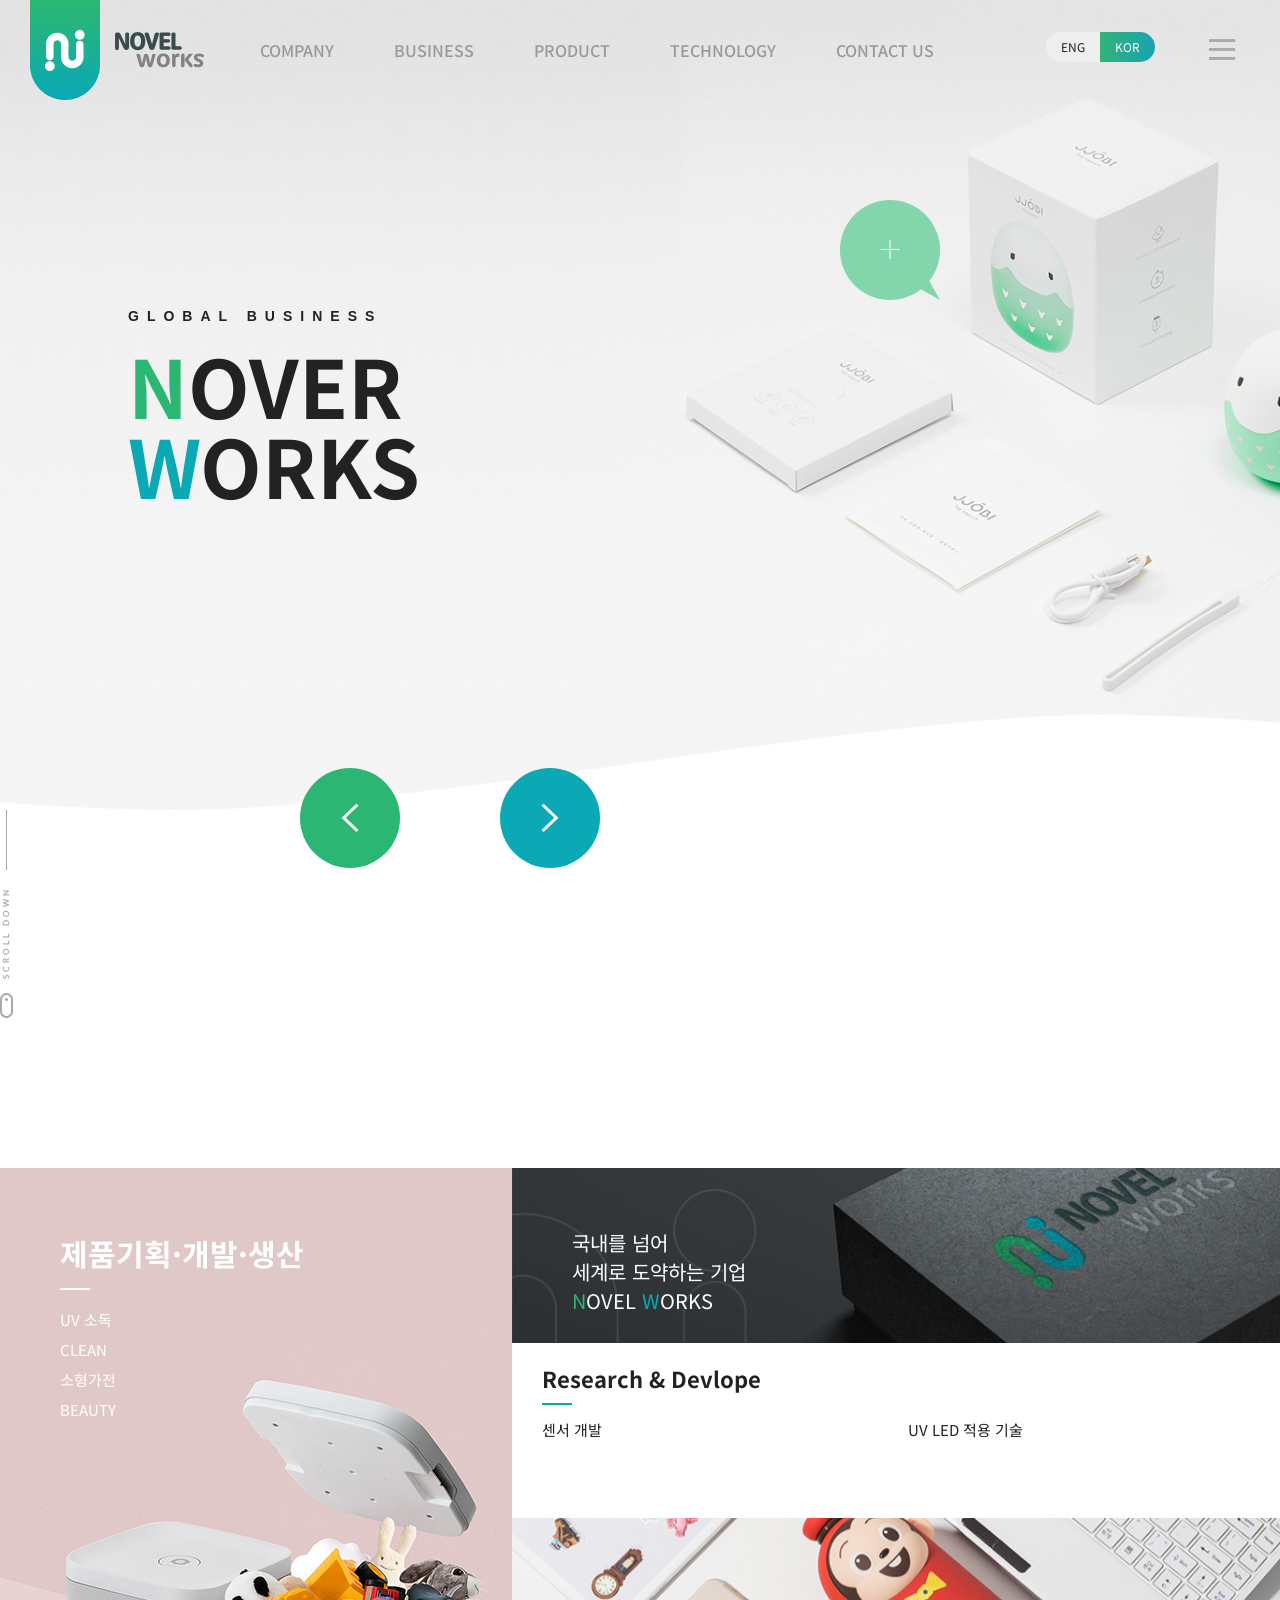
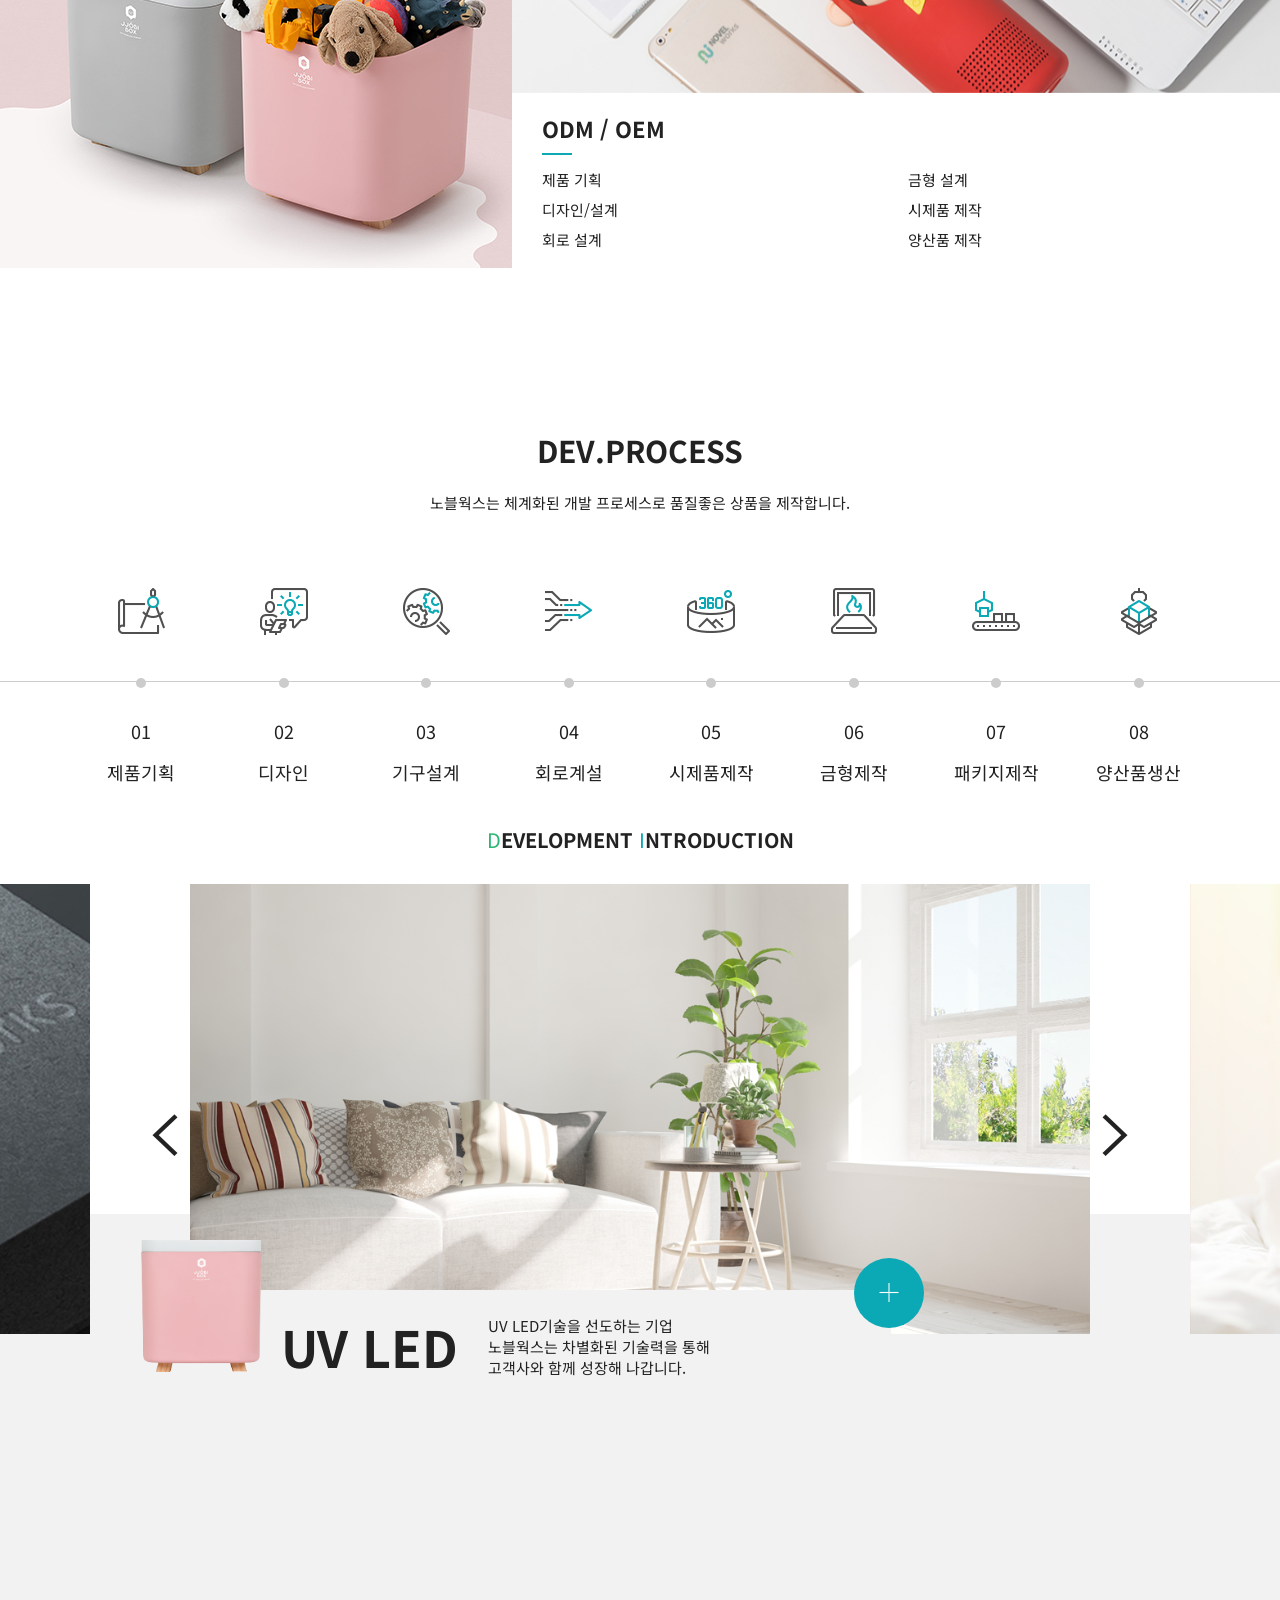
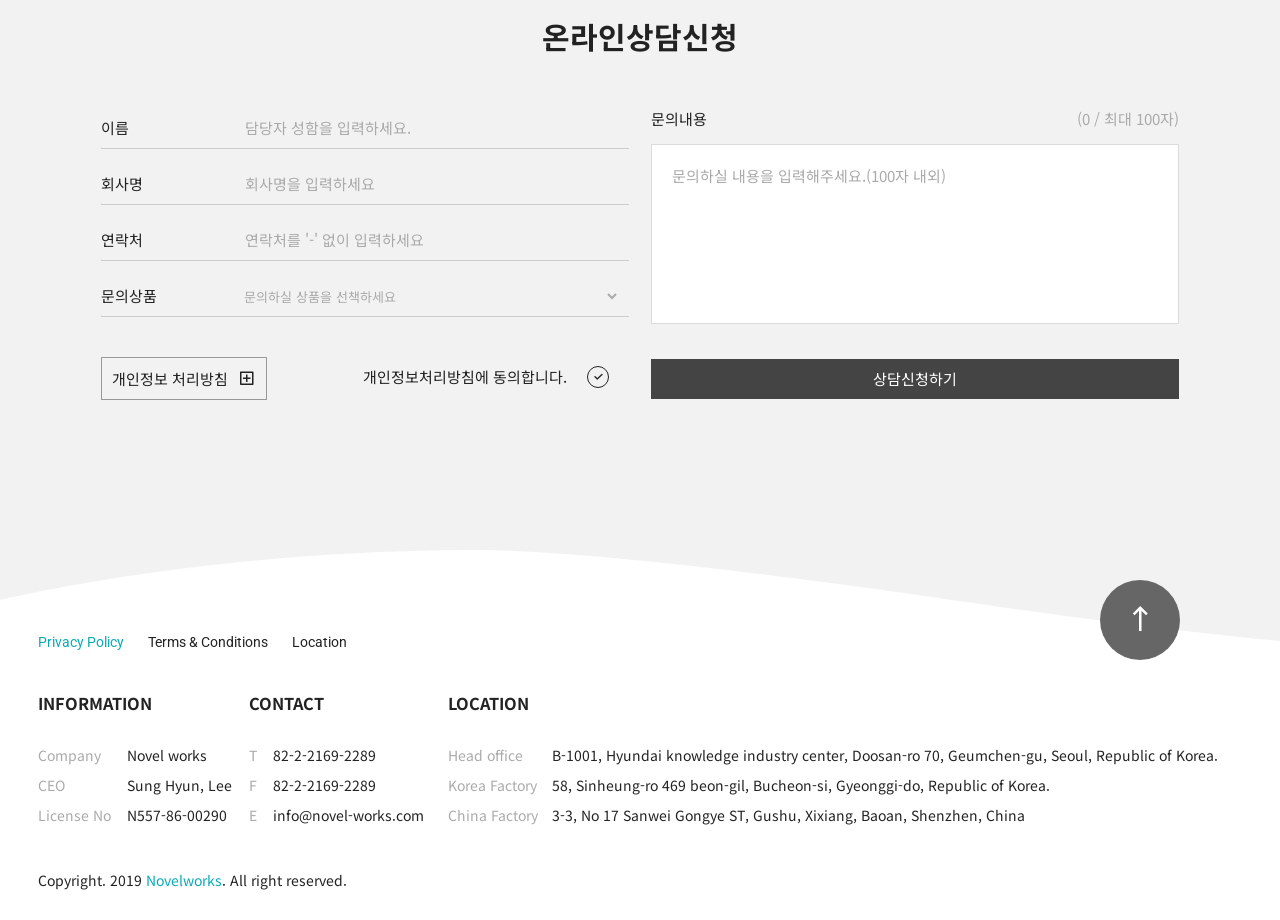
<file: portfolio/01/index.html>
<!DOCTYPE html>
<html lang="ko">
<head> 
  <meta charset="UTF-8">
  <meta name="viewport" content="width=device-width, initial-scale=1.0">
  <meta http-equiv="X-UA-Compatible" content="ie=edge">
  <title>노블웍스</title>
  <meta name="description" content="노블웍스 웹사이트">
  <link href="favicon.ico" rel="shortcut icon" type="image/x-icon">
  <link rel="stylesheet" href="css/default.css">
  <link rel="stylesheet" href="css/xeicon.css">
  <link rel="stylesheet" href="css/index.css">
  <link rel="stylesheet" media="screen and (max-width: 800px)" href="css/index_mobile.css">
  <script src="https://code.jquery.com/jquery-3.4.1.min.js"></script>
  <script src="js/common.js" charset="utf-8"></script>
  <script src="js/index.js" charset="utf-8"></script>
</head>
<body>
  <div class="wrap">
    <a href="#container" class="skip">본문바로가기</a>
    <header>
      <div class="clear">
        <h1 class="logo"><a href="index.html"><span class="hide">노블웍스</span></a></h1>
        <div class="lang">
          <div class="lang_btn fl">
            <h2 class="hide">언어변경</h2>
            <button>ENG<span class="hide">영어버전</span></button>
            <button>KOR<span class="hide">한글버전</span></button>
          </div>
          <a href="#" class="open fl"><i></i><span class="hide">사이트맵</span></a>
        </div>
        <div class="popup_sitemap">
          <nav class="popup">
            <div>
              <h2>사이트맵</h2>
              <ul class="sitemap_menu clear">
                <li>
                  <a href="#">COMPANY</a>
                  <ul>
                    <li><a href="sub1.html">회사정보</a></li>
                    <li><a href="sub1_1.html">특허사항</a></li>
                  </ul>
                </li>
                <li>
                  <a href="#">BUSINESS</a>
                  <ul>
                    <li><a href="sub2.html">제품개발 생산</a></li>
                    <li><a href="sub2_1.html">원천기술 개발</a></li>
                  </ul>
                </li>
                <li>
                  <a href="#">PRODUCT</a>
                  <ul>
                    <li><a href="sub3.html">ALL</a></li>
                    <li><a href="">UV 소독</a></li>
                    <li><a href="">CLEAN</a></li>
                    <li><a href="">소형가전</a></li>
                  </ul>
                </li>
                <li>
                  <a href="#">TECHNOLOGY</a>
                  <ul>
                    <li><a href="sub4.html">UV LED 살균</a></li>
                    <li><a href="">광촉매살균</a></li>
                  </ul>
                </li>
                <li>
                  <a href="#">CONTACT US</a>
                  <ul>
                    <li><a href="sub5.html">Contact us</a></li>
                  </ul>
                </li>
              </ul>
              <button class="close"><span class="hide">닫기</span></button>
            </div>
          </nav>
        </div>
        <nav class="main_menu" id="main_menu">
          <h2 class="hide">주메뉴</h2>
          <ul class="clear">
            <li>
              <a href="sub1.html">COMPANY</a>
              <ul class="small_menu">
                <li><a href="sub1.html">회사정보</a></li>
                <li><a href="sub1_1.html">특허사항</a></li>
              </ul>
            </li>
            <li>
              <a href="sub2.html">BUSINESS</a>
              <ul class="small_menu">
                <li><a href="sub2.html">제품개발 생산</a></li>
                <li><a href="sub2_1.html">원천기술 개발</a></li>
              </ul>
            </li>
            <li>
              <a href="sub3.html">PRODUCT</a>
              <ul class="small_menu">
                <li><a href="sub3.html">ALL</a></li>
                <li><a href="">UV 소독</a></li>
                <li><a href="">CLEAN</a></li>
                <li><a href="">소형가전</a></li>
              </ul>
            </li>
            <li>
              <a href="sub4.html">TECHNOLOGY</a>
              <ul class="small_menu">
                <li><a href="sub4.html">UV LED 살균</a></li>
                <li><a href="">광촉매살균</a></li>
              </ul>
            </li>
            <li>
              <a href="sub5.html">CONTACT US</a>
              <ul class="small_menu">
                <li><a href="sub5.html">Contact us</a></li>
              </ul>
            </li>
          </ul>
          <div class="back_box"></div>
        </nav>
      </div>
    </header>
    <main id="container" class="container">
      <section class="anicontent visual">
      <p class="dummy"><img src="images/main_visual_01_m.jpg" alt=""></p>
        <ul class="main_visual">
          <li>
            <div class="visual_box">
              <b>GLOBAL BUSINESS</b>
              <p class="nw">
                <em>N</em>OVER<br>
                <i>W</i>ORKS
              </p>
            </div>
            <a href="#" class="visu1"><img alt="Product 페이지 바로가기" src="images/main_visual_icon.png" /></a>
          </li>
          <li>
            <div class="visual_box white">
              <b>GLOBAL BUSINESS</b>
              <p class="nw">
                <em>N</em>OVER<br>
                <i>W</i>ORKS
              </p>
            </div>
            <img alt="" src="images/main_visual_02_sub.png" class="visu2 pc"/>
          </li>
        </ul>
        <p class="control">
    <a href="#" class="prev"><span class="hide">이전</span></a>
    <a href="#" class="next"><span class="hide">이전</span></a>
      </p>
        <span><img src="images/main_scroll_icon.png" alt="scroll down"></span>
      </section>
      <section class="anicontent main_content1 maato1 clear">
        <h2 class="hide">노블웍스 회사 소개</h2>
        <div class="content1 con1_box1">
          <h3>제품기획&middot;개발&middot;생산</h3>
          <ul>
            <li>UV 소독</li>
            <li>CLEAN</li>
            <li>소형가전</li>
            <li>BEAUTY</li>
          </ul>
        </div>
        <div class="content1 con1_box2 flot1">
          <div class="box_img con1b2 nw">
            <p>국내를 넘어<br>세계로 도약하는 기업<br><em>N</em>OVEL <i>W</i>ORKS</p>
          </div>
          <div class="box_info">
            <h3>Research & Devlope</h3>
            <ul>
              <li>센서 개발</li>
              <li>UV LED 적용 기술</li>
            </ul>
          </div>
        </div>
        <div class="content1 con1_box2 flot2">
          <div class="box_img con1b3">
            <span class="hide">코코몽공기청정기</span>
          </div>
          <div class="box_info">
            <h3>ODM / OEM</h3>
            <ul>
              <li>제품 기획</li>
              <li>금형 설계</li>
              <li>디자인/설계</li>
              <li>시제품 제작</li>
              <li>회로 설계</li>
              <li>양산품 제작</li>
            </ul>
          </div>
        </div>
      </section>
      <section class="anicontent main_devprocess">
          <h2>DEV.PROCESS</h2>
          <p>노블웍스는 체계화된 개발 프로세스로 품질좋은 상품을 제작합니다.</p>
          <div>
          <ul class="dev_list">
            <li>
              <img src="images/main_con02_icon01.jpg" alt="">
              <p>
                <span>01</span>
                <em>제품기획</em>
              </p>
            </li>
            <li>
              <img src="images/main_con02_icon02.jpg" alt="">
              <p>
                <span>02</span>
                <em>디자인</em>
              </p>
            </li>
            <li>
              <img src="images/main_con02_icon03.jpg" alt="">
              <p>
                <span>03</span>
                <em>기구설계</em>
              </p>
            </li>
            <li>
              <img src="images/main_con02_icon04.jpg" alt="">
              <p>
                <span>04</span>
                <em>회로계설</em>
              </p>
            </li>
            <li>
              <img src="images/main_con02_icon05.jpg" alt="">
              <p>
                <span>05</span>
                <em>시제품제작</em>
              </p>
            </li>
            <li>
              <img src="images/main_con02_icon06.jpg" alt="">
              <p>
                <span>06</span>
                <em>금형제작</em>
              </p>
            </li>
            <li>
              <img src="images/main_con02_icon07.jpg" alt="">
              <p>
                <span>07</span>
                <em>패키지제작</em>
              </p>
            </li>
            <li>
              <img src="images/main_con02_icon08.jpg" alt="">
              <p>
                <span>08</span>
                <em>양산품생산</em>
              </p>
            </li>
          </ul>
        </div>
      </section>
      <section class="main_introduction nw">
        <h2><em>D</em>EVELOPMENT <i>I</i>NTRODUCTION</h2>
        <h2 class="hide">이미지 슬라이드 (무한)</h2>
        <div class="image-slide">
            <div class="box">
                <p class="dummy1"><img src="images/main_con03_img05.jpg" alt=""></p>
                <ul class="slide">
                    <li>
                        <div>
                            <img src="images/main_con03_img05.jpg" alt="">
                        </div>
                    </li>
                    <li>
                        <div>
                            <img src="images/main_con03_img01.jpg" alt="">
                        </div>
                    </li>
                    <li>
                        <div>
                            <img src="images/main_con03_img06.jpg" alt="">
                        </div>
                    </li>
                    <li>
                        <div>
                            <img src="images/main_con03_img02.jpg" alt="">
                        </div>
                    </li>
                </ul>
            </div>
            <p class="control">
                <a href="#" class="prev"><span class="hide">이전</span></a>
                <a href="#" class="next"><span class="hide">다음</span></a>
            </p>
        </div>
        <div class="produc_box">
            <div class="slide_conbox1 sconbox1 clear on">
              <img src="images/main_con03_img11_prd.png" alt="소독기">
                <div class="slide_box">
                <h3 class="tatle">UV LED</h3>
                <p>
                  UV LED기술을 선도하는 기업<br>
                  노블웍스는 차별화된 기술력을 통해<br>
                  고객사와 함께 성장해 나갑니다.
                </p>
              </div>
              <a href="" class="more"><span class="hide">보러가기</span></a>
            </div>
            <div class="slide_conbox2 sconbox1 clear">
              <img src="images/main_con03_img01_prd.png" alt="소독기">
                <div class="slide_box">
                <h3 class="tatle">광촉매살균</h3>
                <p>
                  노블웍스만의 차별화 된 광촉매 살균기술.<br>
                  광촉매살균[UV-A]은 촉매작용을 갖게 되는 물질로<br>
                  고객사와 함께 성장해 나갑니다.
                </p>
              </div>
              <a href="" class="more"><span class="hide">보러가기</span></a>
            </div>
            <div class="slide_conbox3 sconbox1 clear">
              <h3>NOVER WORKS</h3>
              <a href=""><span class="hide">보러가기</span></a>
            </div>
            <div class="slide_conbox4 sconbox1 clear">
              <h3 class="nw"><em>NOVER</em><i> WORKS</i></h3>
              <a href=""><span class="hide">보러가기</span></a>
            </div>
        </div>
      </section>
      <section class="main_consulting">
        <form>
          <fieldset>
            <legend class="hide">온라인상담신청</legend>
            <div class="onlineadvice clear">
              <h2>온라인상담신청</h2>
              <div class="person_info">
                <ul>
                  <li>
                    <label for="name">이름</label>
                    <input type="text" name="name" id="name" placeholder="담당자 성함을 입력하세요.">
                  </li>
                  <li>
                    <label for="company">회사명</label>
                    <input type="text" name="company" id="company" placeholder="회사명을 입력하세요">
                  </li>
                  <li>
                    <label for="tel">연락처</label>
                    <input type="text" name="tel" id="tel" placeholder="연락처를 '-' 없이 입력하세요">
                  </li>
                  <li>
                    <label for="product">문의상품</label>
                    <select name="product" id="product">
                      <option value="">문의하실 상품을 선책하세요</option>
                      <option value="">JJBI BOX</option>
                      <option value="">JJOBI</option>
                      <option value="">JJOBI</option>
                      <option value="">JJOBI BOX</option>
                      <option value="">스마트 아로마 디퓨저</option>
                      <option value="">스마트 아로마 디퓨저</option>
                      <option value="">이유식 수저 살균기</option>
                      <option value="">이유식 수저 살균기</option>
                      <option value="">칫솔살균기</option>
                      <option value="">칫솔살균기</option>
                      <option value="">코코몽 에어조이</option>
                      <option value="">코코몽 에어조이</option>
                      <option value="">큐빙가습기</option>
                      <option value="">큐빙가습기</option>
                      <option value="">패브릭 장난감 살균함</option>
                      <option value="">패브릭 장난감 살균함</option>
                      <option value="">폼 디스펜서</option>
                      <option value="">폼 디스펜서</option>
                    </select>
                  </li>
                </ul>
                <div class="info_confirm">
                  <button>개인정보 처리방침</button>
                  <div>
                    <input type="checkbox" name="info" id="info" class="hide">
                    <label for="info">개인정보처리방침에 동의합니다.</label>
                  </div>
                </div>
              </div>
              <div class="inquiry">
                <p>문의내용</p>
                <span class="counter">(0 / 최대 100자)</span>
                <textarea class="text" name="inquiry" rows="2" cols="50" placeholder="문의하실 내용을 입력해주세요.(100자 내외)"></textarea>
                <button>상담신청하기</button>
              </div>
            </div>
          </fieldset>
        </form>
      </section>
  </main>
    <footer>
        <div class="qick_top">
          <a href="#"><span class="hide">상단으로이동</span></a>
        </div>
      <div class="utilmenu">
        <button>Privacy Policy</button>
        <button>Terms & Conditions</button>
        <button>Location</button>
      </div>
      <div class="foot_box infomation">
        <h3>INFORMATION</h3>
        <ul>
          <li>
            <em>Company</em>
            <i>Novel works</i>
          </li>
          <li>
            <em>CEO</em>
            <i>Sung Hyun, Lee</i>
          </li>
          <li>
            <em>License No</em>
            <i>N557-86-00290</i>
          </li>
        </ul>
      </div>
      <div class="foot_box contact">
        <h3>CONTACT</h3>
        <ul>
          <li>
            <em>T</em>
            <a href="tel:82-2-2169-2289">82-2-2169-2289</a>
          </li>
          <li>
            <em>F</em>
            <i>82-2-2169-2289</i>
          </li>
          <li>
            <em>E</em>
            <a href="email:info@novel-works.com">info@novel-works.com</a>
          </li>
        </ul>
      </div>
      <div class="foot_box foot_location">
        <h3>LOCATION</h3>
        <ul>
          <li>
            <em>Head office</em>
            <address>B-1001, Hyundai knowledge industry center, Doosan-ro 70, Geumchen-gu, Seoul, Republic of Korea.</address>
          </li>
          <li>
            <em>Korea Factory</em>
            <address>58, Sinheung-ro 469 beon-gil, Bucheon-si, Gyeonggi-do, Republic of Korea.</address>
          </li>
          <li>
            <em>China Factory</em>
            <address>3-3, No 17 Sanwei Gongye ST, Gushu, Xixiang, Baoan, Shenzhen, China </address>
          </li>
        </ul>
      </div>
      <div class="sign">
        Copyright. 2019 <span>Novelworks</span>. All right reserved.
      </div>
    </footer>
  </div>
</body>

</html>
</file>
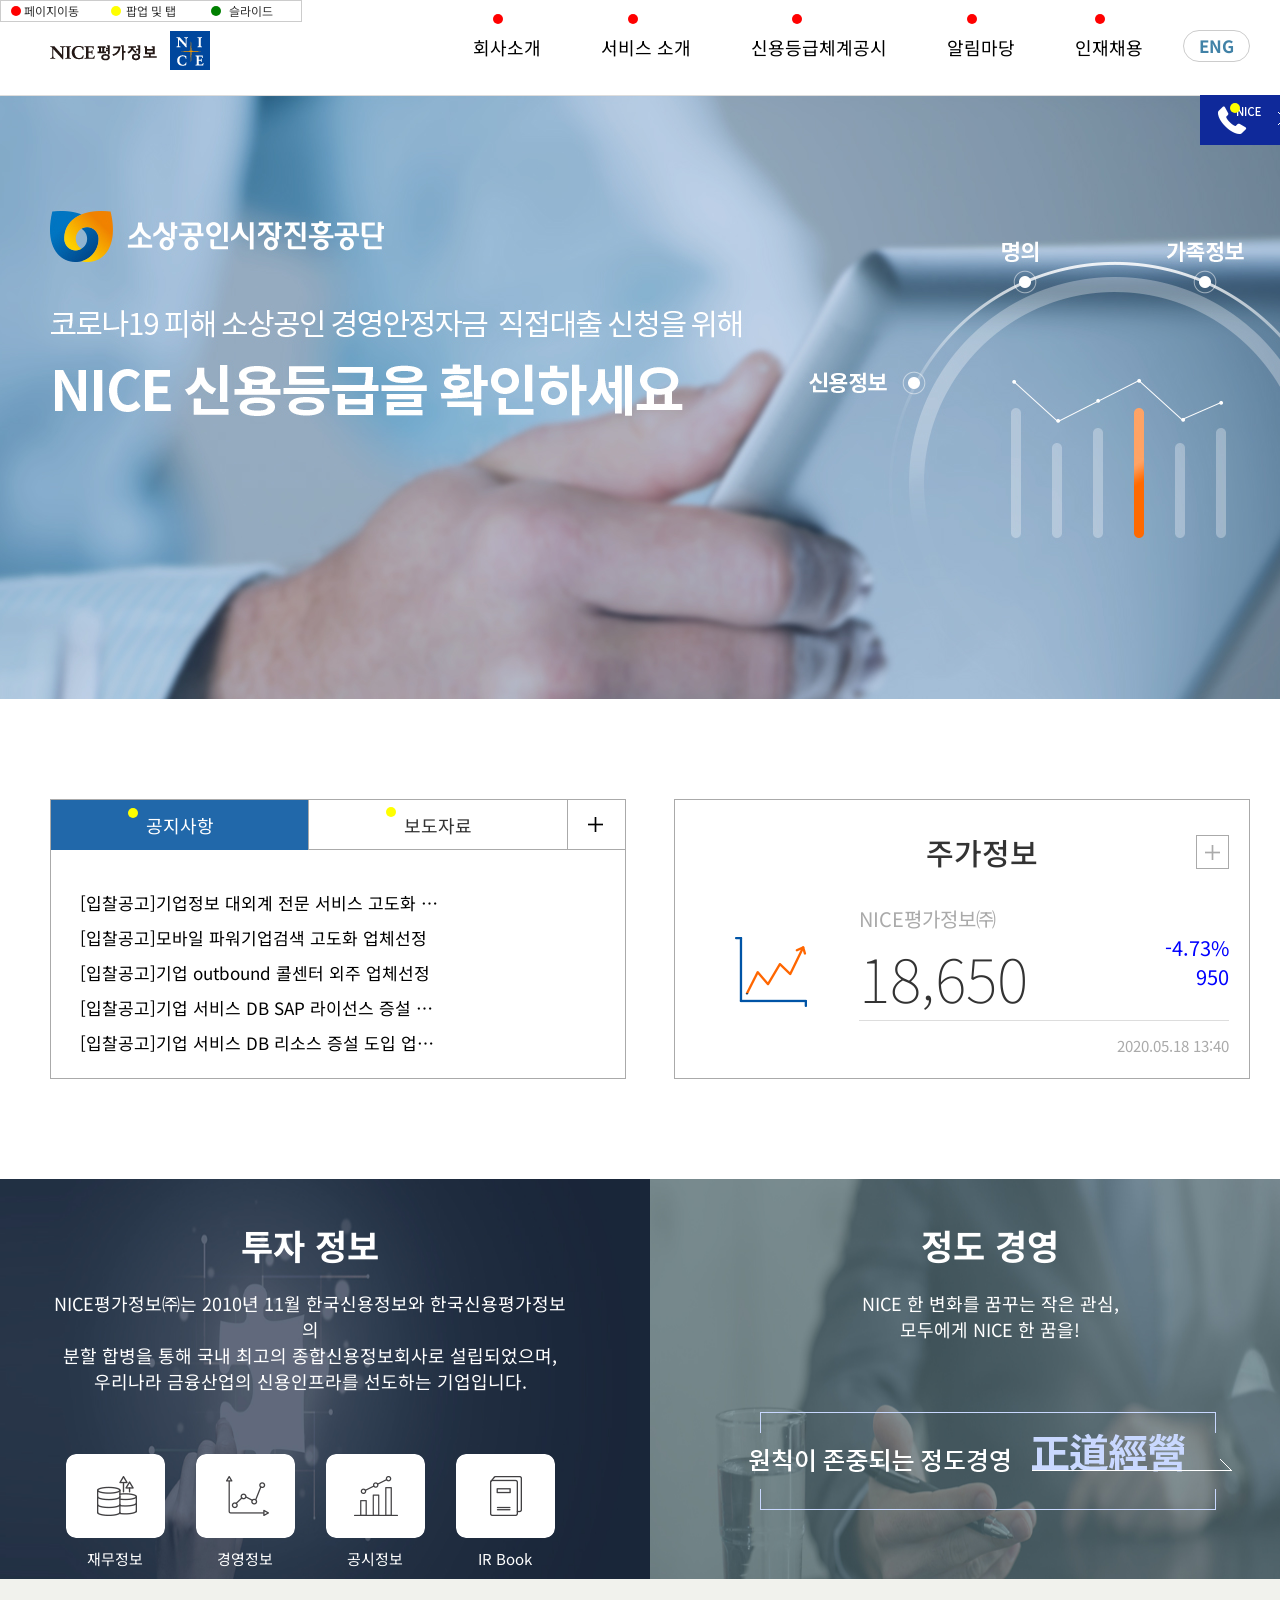
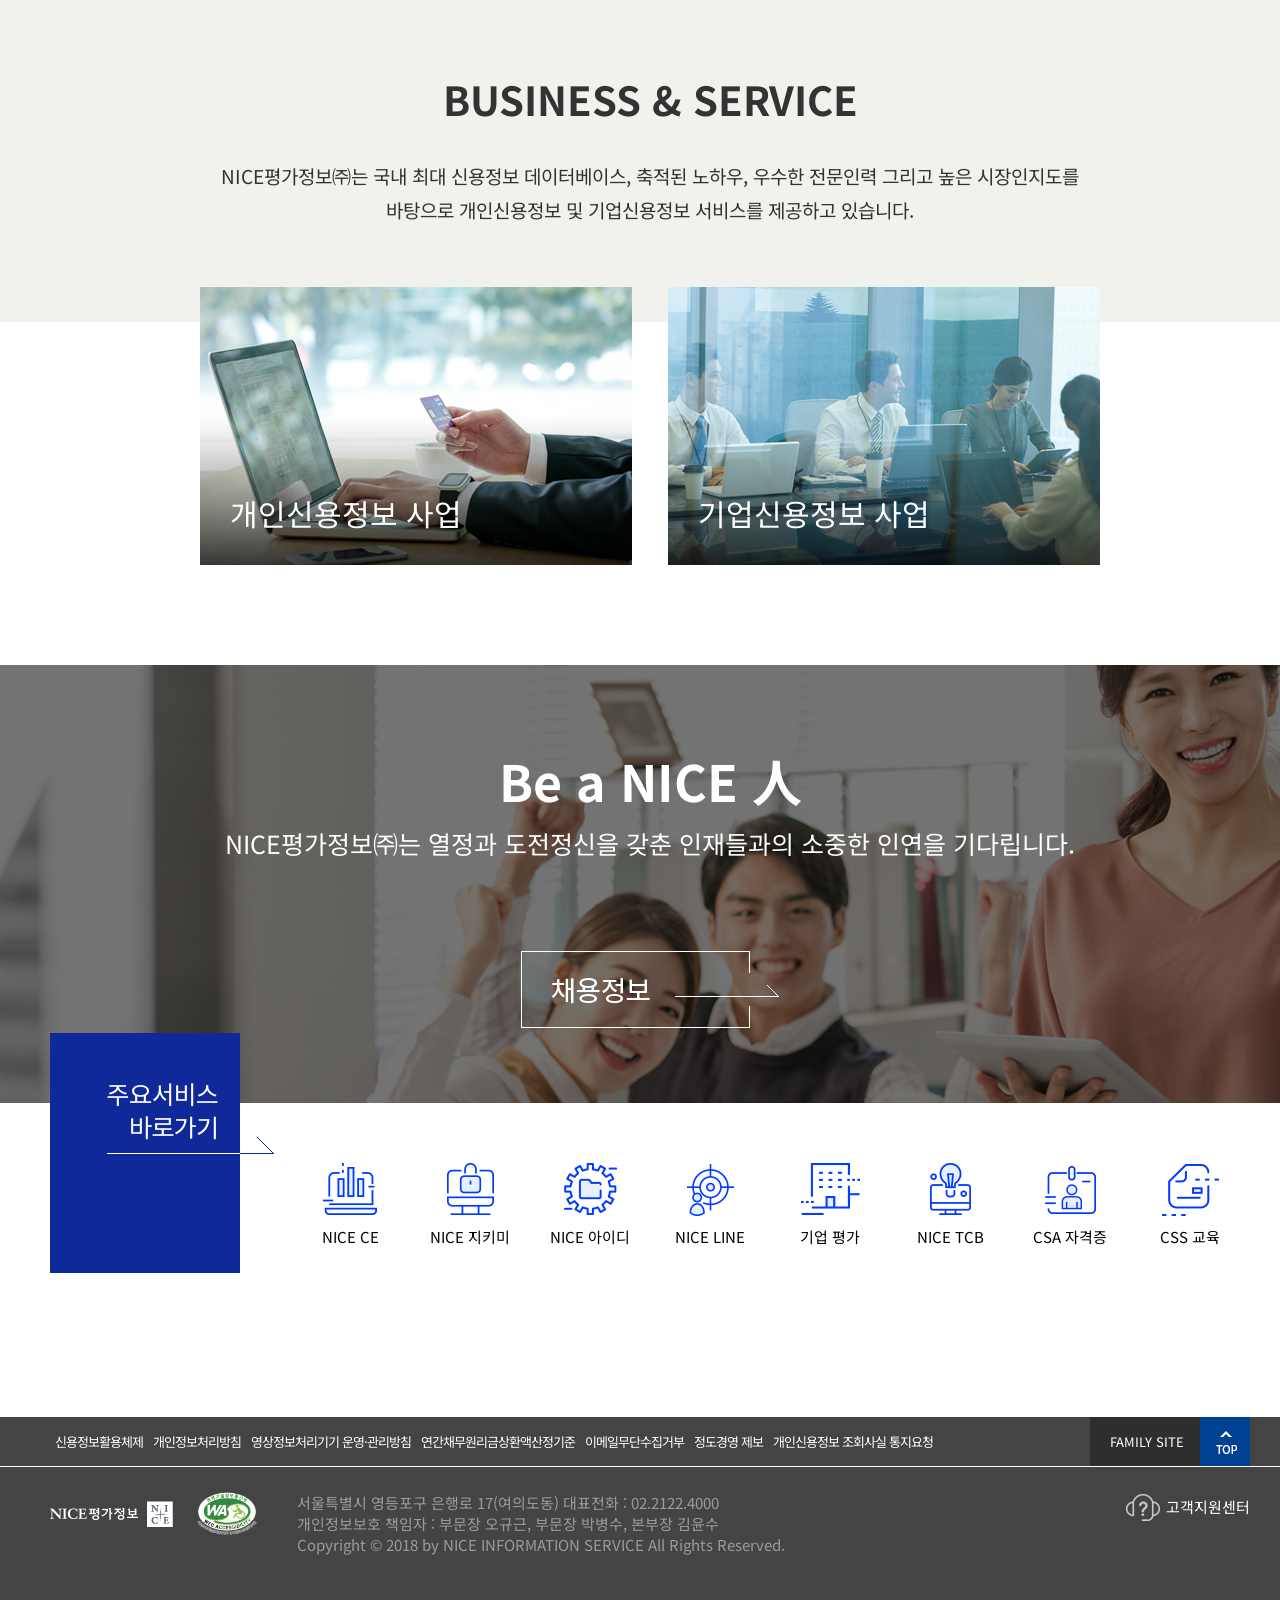
<file: portfolio/02/index.html>
<!DOCTYPE html>
<html lang="ko">
<head>
  <meta charset="utf-8">
  <meta name="viewport" content="width=device-width, initial-scale=1.0">
  <meta http-equiv="X-UA-Compatible" content="ie=edge">
  <title>NICE평가정보</title>
  <meta name="description" content="NICE평가정보">
  <link href="nice_favidon.ico" rel="shortcut icon" type="image/x-icon">
  <link rel="stylesheet" href="css/default.css">
  <link rel="stylesheet" href="css/xeicon.css">
  <link rel="stylesheet" href="css/index.css">
  <script src="https://code.jquery.com/jquery-3.4.1.min.js" charset="utf-8"></script>
  <script src="js/common.js"></script>
  <script src="js/index.js"></script>
</head>
<body>
  <div class="wrap">
    <a href="#main_container" class="skip">본문바로가기</a>
    <a href="#call" class="skip_call">nice통합전화바로가기</a>
    <header>
      <div class="maau clear">
        <h1 class="logo fl"><a href="index.html"><img src="images/nice_logo.gif" alt="NICE평가정보"></a></h1>
        <div class="fr">
          <nav class="fl">
            <ul class="main-menu clear">
              <li>
                <a href="sub1.html" class="flashing1 red">회사소개</a>
                <div class="small-menu gnb1 clear">
                  <p class="menu-img fl">
                    <img src="images/nav_ico1.gif" alt="">
                  </p>
                  <div class="gnb-menu gnb1 fr">
                    <ul class="gnb_top clear menu1 clear">
                      <li><a href="#">CEO 인사말</a></li>
                      <li><a href="#">주요연혁</a></li>
                      <li><a href="sub1.html"  class="flashing1 red">vision & Value</a></li>
                      <li><a href="#">CI</a></li>
                      <li><a href="#">오시는길</a></li>
                    </ul>
                    <h2>회사소개</h2>
                    <p class="menu-info">NICE평가정보㈜는 국내 1위의 금융인프라 기업으로 한국 금융인프라 발전의 주역으로서의 역할을 수행해 왔습니다.</p>
                  </div>
                </div>
              </li>
              <li>
                <a href="sub2.html" class="flashing1 red">서비스 소개</a>
                <div class="small-menu gnb2 clear fl">
                  <p class="menu-img fl">
                    <img src="images/nav_ico2.gif" alt="">
                  </p>
                  <div class="gnb-menu fr">
                    <h3>개인신용정보 사업</h3>
                    <ul class="gnb_top clear menu2">
                      <li><a href="#">NICE지키미</a></li>
                      <li><a href="#">개인신용평가 솔루션 컨설팅</a></li>
                      <li><a href="sub2.html"  class="flashing1 red">상거래심사용 신용종합서비스</a></li>
                      <li><a href="#">본인확인서비스</a></li>
                    </ul>
                    <h3>기업신용정보 사업</h3>
                    <ul class="gnb_top clear menu2_1">
                      <li><a href="#">기업&middot;산업분석정보조회 및 데이터 제공 서비스</a></li>
                      <li><a href="sub2_1.html"  class="flashing1 red">기업평가 서비스</a></li>
                      <li><a href="#">기업신용 리스크 컨설팅</a></li>
                      <li><a href="#">기술신용평가</a></li>
                    </ul>
                    <h2>서비스 소개</h2>
                    <p class="menu-info">NICE평가정보㈜는 풍부한 신용평가 및 분석 경험과 함께 국내 최대의 신용정보 데이터베이스를 보유하고 있습니다.</p>
                  </div>
                </div>
              </li>
              <li>
                <a href="sub3.html"  class="flashing1 red">신용등급체계공시</a>
                <div class="small-menu gnb3 fl">
                  <p class="menu-img fl">
                    <img src="images/nav_ico3.gif" alt="">
                  </p>
                  <div class="gnb-menu fr">
                    <h3>개인신용평점체계</h3>
                    <ul class="gnb_top clear menu3">
                      <li><a href="sub3.html"  class="flashing1 red">개인신용평점의 의미</a></li>
                      <li><a href="#">평가모형의 성능지표</a></li>
                      <li><a href="#">개인신용평가 관련 통계자료</a></li>
                      <li><a href="#">이용기관 현황</a></li>
                      <li><a href="#">성능지표 산출원리</a></li>
                    </ul>
                    <h3>기업평가등급체계</h3>
                    <ul class="gnb_top clear menu3_1">
                      <li><a href="#">기업평가등급의 의미</a></li>
                      <li><a href="#">평가모형의 성능지표</a></li>
                      <li><a href="#">기업평가등급 관련 통계자료</a></li>
                      <li><a href="#">성능지표 산출원리</a></li>
                    </ul>
                    <h2>개인신용평점체계</h2>
                    <p class="menu-info">NICE평가정보㈜는 개인신용평점 체계와 기업평가등급 체계에 대한 자료를 공시하고 있습니다.</p>
                  </div>
                </div>
              </li>
              <li>
                <a href="sub4.html" class="flashing1 red">알림마당</a>
                <div class="small-menu gnb4 fl">
                  <p class="menu-img fl">
                    <img src="images/nav_ico4.gif" alt="">
                  </p>
                  <div class="gnb-menu fr">
                    <ul class="gnb_top clear menu4">
                      <li><a href="#">경영정보</a></li>
                      <li><a href="#">공시정보</a></li>
                      <li><a href="sub4.html"  class="flashing1 red">IR Book</a></li>
                      <li><a href="sub4_1.html"  class="flashing1 red">Newsletter</a></li>
                      <li><a href="sub4_2.html"  class="flashing1 red">공지 및 공고</a></li>
                      <li><a href="#">보도자료</a></li>
                      <li><a href="#">사회공헌</a></li>
                      <li><a href="#">내부정보관리규정</a></li>
                      <li><a href="#">신용희망캠페인</a></li>
                    </ul>
                    <h2>알림마당</h2>
                    <p class="menu-info">NICE평가정보㈜는 IR 정보 및 공지사항, 기업 소식 등을 전해 드립니다.</p>
                  </div>
                </div>
              </li>
              <li>
                <a href="sub5.html"  class="flashing1 red">인재채용</a>
                <div class="small-menu gnb5 fl">
                  <p class="menu-img fl">
                    <img src="images/nav_ico5.gif" alt="">
                  </p>
                  <div class="gnb-menu fr">
                    <ul class="gnb_top clear menu5">
                      <li><a href="sub5.html"  class="flashing1 red">인재상</a></li>
                      <li><a href="sub5_1.html"  class="flashing1 red">인사제도</a></li>
                      <li><a href="sub5_2.html"  class="flashing1 red">인재육성</a></li>
                      <li><a href="#">직무소개</a></li>
                      <li><a href="#">선배들 이야기</a></li>
                      <li><a href="#">채용정보</a></li>
                    </ul>
                    <h2>인재채용</h2>
                    <p class="menu-info">NICE평가정보㈜는 우수한 인재가 역량을 발휘하고 성과를 창출할 수 있도록 최적의 근무환경을 제공하고 있습니다.</p>
                  </div>
                </div>
              </li>
            </ul>
          </nav>
          <a href="#" class="lang_btn">ENG</a>
        </div>
      </div>
      <div class="back"></div>
    </header>
    <div class="main-visual">
      <div class="maau">
      </div>
    </div>
    <main id="main_container" class="container">
      <section class="content content1">
        <div class="maau clear">
          <div class="conbox tap_box fl">
            <h2 class="hide">공지사항 및 보도자료</h2>
            <div class="tap_btn">
              <div class="tap tap1">
                <button class="on flashing yellow">공지사항</button>
                <ul>
                  <li>
                    <a href="#">
                      [입찰공고]기업정보 대외계 전문 서비스 고도화 업체선정
                    </a>
                    <time>2020-05-15</time>
                  </li>
                  <li>
                    <a href="#">
                      [입찰공고]모바일 파워기업검색 고도화 업체선정
                    </a>
                    <time>2020-04-08</time>
                  </li>
                  <li>
                    <a href="#">
                      [입찰공고]기업 outbound 콜센터 외주 업체선정
                    </a>
                    <time>2020-03-20</time>
                  </li>
                  <li>
                    <a href="#">
                      [입찰공고]기업 서비스 DB SAP 라이선스 증설 도입 업체선정 - 부문#2(SAP)
                    </a>
                    <time>2020-03-19</time>
                  </li>
                  <li>
                    <a href="#">
                      [입찰공고]기업 서비스 DB 리소스 증설 도입 업체선정 - 부문#1(HP)
                    </a>
                    <time>2020-03-19</time>
                  </li>
                </ul>
              </div>
              <div class="tap tap2">
                <button class="flashing yellow">보도자료</button>
                <ul class="hide">
                  <li>
                    <a href="#">
                      NICE평가정보, 금융인프라수출로 백만불 수출의 탑 수상
                    </a>
                    <time>2019-12-05</time>
                  </li>
                  <li>
                    <a href="#">
                      ‘외식사업 기획·마케팅 최고위 과정1기’ 개강
                    </a>
                    <time>2019-10-10</time>
                  </li>
                  <li>
                    <a href="#">
                      ‘하나카드-NICE평가정보’, 국내 최초로 가맹점정보 활용 특화 서비스 오픈! 개인사업자 지원 위한 디딤돌을 놓다!!
                    </a>
                    <time>2019-10-10</time>
                  </li>
                  <li>
                    <a href="#">
                      NICE평가정보, 제 5회 CSA(Credit Scoring Analyst : 개인신용평가사) 자격시험 실시
                    </a>
                    <time>2015-03-02</time>
                  </li>
                  <li>
                    <a href="#">
                      NICE평가정보, 편의성과 기능을 대폭 업그레이드한 새로운 KISLINE 출시
                    </a>
                    <time>2015-03-02</time>
                  </li>
                </ul>
              </div>
              <a href="#" class="plus"><span class="hide">더보기 페이지이동</span></a>
            </div>
          </div>
          <div class="conbox grp fr">
            <h2>주가정보</h2>
            <div class="money">
              <span>NICE평가정보㈜</span>
              <p class="fl">18,650</p>
              <ul class="fl">
                <li>-4.73%</li>
                <li>950</li>
              </ul>
              <em>2020.05.18 13:40</em>
            </div>
            <a href="#" class="plus"><span class="hide">더보기 페이지이동</span></a>
          </div>
        </div>
      </section>
      <section class="content content2">
        <div class="maau clear">
          <div class="conbox2 fl">
            <h2>투자 정보</h2>
            <p>NICE평가정보㈜는 2010년 11월 한국신용정보와 한국신용평가정보의<br>분할 합병을 통해 국내 최고의 종합신용정보회사로 설립되었으며,<br>우리나라 금융산업의 신용인프라를 선도하는 기업입니다.</p>
            <ul class="clear">
              <li><a href="#"><img src="images/main_ico_01.png" alt=""><span>재무정보</span></a></li>
              <li><a href="#"><img src="images/main_ico_02.png" alt=""><span>경영정보</span></a></li>
              <li><a href="#"><img src="images/main_ico_03.png" alt=""><span>공시정보</span></a></li>
              <li><a href="sub4.html"><img src="images/main_ico_04.png" alt=""><span>IR Book</span></a></li>
            </ul>
          </div>
          <div class="conbox2 fr">
            <h2>정도 경영</h2>
            <p>NICE 한 변화를 꿈꾸는 작은 관심,<br>모두에게 NICE 한 꿈을!</p>
            <img class="btm_img" src="images/main_more_05.png" alt="원칙이 존중되는 정도경영">
          </div>
        </div>
      </section>
      <section class="content content3">
        <div class="maau">
          <h2>BUSINESS & SERVICE</h2>
          <p>NICE평가정보㈜는 국내 최대 신용정보 데이터베이스, 축적된 노하우, 우수한 전문인력 그리고 높은 시장인지도를<br> 바탕으로 개인신용정보 및 기업신용정보 서비스를 제공하고 있습니다.</p>
          <ul class="clear">
            <li><a href="sub2.html"><span>개인신용정보 사업</span></a></li>
            <li><a href="#"><span>기업신용정보 사업</span></a></li>
          </ul>
        </div>
      </section>
      <section class="content content4">
        <div class="maau">
          <h2>Be a NICE 人</h2>
          <p>NICE평가정보㈜는 열정과 도전정신을 갖춘 인재들과의 소중한 인연을 기다립니다.</p>
          <a href="sub5.html"><img src="images/main_more_03.png" alt="채용정보"> </a>
        </div>
      </section>
      <section class="btm_nav">
        <div class="maau">
          <h2 class="hide">주요서비스바로가기</h2>
          <div class="btm_nav_box"><img src="images/main_more_04.png" alt="주요서비스바로가기"></div>
          <ul class="clear">
            <li>
              <a href="#">
                <img src="images/main_list_ico_01.png" alt="">
                <span>NICE CE</span>
              </a>
            </li>
            <li>
              <a href="#">
                <img src="images/main_list_ico_02.png" alt="">
                <span>NICE 지키미</span>
              </a>
            </li>
            <li>
              <a href="#">
                <img src="images/main_list_ico_03.png" alt="">
                <span>NICE 아이디</span>
              </a>
            </li>
            <li>
              <a href="#">
                <img src="images/main_list_ico_04.png" alt="">
                <span>NICE LINE</span>
              </a>
            </li>
            <li>
              <a href="#">
                <img src="images/main_list_ico_05.png" alt="">
                <span>기업 평가</span>
              </a>
            </li>
            <li>
              <a href="#">
                <img src="images/main_list_ico_06.png" alt="">
                <span>NICE TCB</span>
              </a>
            </li>
            <li>
              <a href="#">
                <img src="images/main_list_ico_07.png" alt="">
                <span>CSA 자격증</span>
              </a>
            </li>
            <li>
              <a href="#">
                <img src="images/main_list_ico_08.png" alt="">
                <span>CSS 교육</span>
              </a>
            </li>
          </ul>
        </div>
      </section>
    </main>
    <aside class="quick">
      <button id="call" class="open flashing1 yellow"><span class="hide">nice 전화번호</span></button>
      <div class="qui_containner">
        <h2 class="qui_heding qui1">개인신용정보 사업</h2>
        <ul class="qui_tel tel1">
          <li>
            <p class="tel_company">
              <a href="#">상거래 심사용 신용 종합 서비스</a>
            </p>
            <p class="tel_num">
              <a href="tel:02-2122-4555">T. 02-2122-4555</a>
              <span> / </span>
              <a href="tel:02-2122-4596">4596</a>
            </p>
          </li>
          <li>
            <p class="tel_company">
              <a href="#">NICE지키미</a>
            </p>
            <p class="tel_num">
              <a href="tel:1588-2486">T. 1588-2486</a>
            </p>
          </li>
          <li>
            <p class="tel_company">
              <a href="#">NICE아이디</a>
            </p>
            <p class="tel_num">
              <a href="tel:1600-1522">T. 1600-1522 고객센터</a>
              <a href="tel:02-3771-1588">T. 02-3771-1588 솔루션 도입</a>
            </p>
          </li>
          <li>
            <p class="tel_company">
              <a href="#">CSA 자격증(개인신용평가사)</a>
            </p>
            <p class="tel_num">
              <a href="tel:02-2122-5252">T. 02-2122-5252</a>
              <span> / </span>
              <a href="tel:02-2122-4574">4574</a>
            </p>
          </li>
        </ul>
        <h2 class="qui_heding qui2">기업신용정보 사업</h2>
        <ul class="qui_tel tel2">
          <li>
            <p class="tel_company">
              <a href="#">기업정보조회 서비스</a>
            </p>
            <p class="tel_num">
              <a href="tel:02-3771-1600">T. 02-3771-1600</a>
            </p>
          </li>
          <li>
            <p class="tel_company">
              <a href="#">기술평가</a>
            </p>
            <p class="tel_num">
              <a href="tel:02-2122-4555">T. 02-3771-1600</a>
            </p>
          </li>
          <li>
            <p class="tel_company">
              <a href="#">기업 평가</a>
            </p>
            <p class="tel_num">
              <a href="tel:02-3771-1224">T. 02-3771-1224 공공기관용 신용평가</a>
              <a href="tel:02-3771-1223">T. 02-3771-1223 민간기업용 신용평가</a>
            </p>
          </li>
          <li>
            <p class="tel_company">
              <a href="#">기업정보조회 서비스</a>
            </p>
            <p class="tel_num">
              <a href="tel:02-2122-4555">T. 02-3771-1600</a>
            </p>
          </li>
        </ul>
        <div class="btm_quic">
          <a href="#"><img src="images/quick_img01.png" alt="파인 금융소비자정보포털"></a>
          <a href="tel:0221224000"><img src="images/quick_img02.png" alt="고객센터 0221224000"></a>
      </div>
      </div>
    </aside>
    <footer>
      <div class="utill-foot">
        <div class="maau clear">
          <nav class="foot-nav fl">
            <ul class="clear">
              <li><a href="#">신용정보활용체제</a></li>
              <li><a href="#">개인정보처리방침</a></li>
              <li><a href="#">영상정보처리기기 운영·관리방침</a></li>
              <li><a href="#">연간채무원리금상환액산정기준</a></li>
              <li><a href="#">이메일무단수집거부</a></li>
              <li><a href="#">정도경영 제보</a></li>
              <li><a href="#">개인신용정보 조회사실 통지요청</a></li>
            </ul>
          </nav>
          <div class="family_top fr">
            <select class="fam_list" name="family">
              <option value='' selected>FAMILY SITE</option>
              <option value="">NICE평가정보㈜</option>
              <option value="">NICE신용평가</option>
              <option value="">NICE신용정보</option>
              <option value="">NICE D&B</option>
              <option value="">NICE피앤아이</option>
              <option value="">NICE에프앤아이</option>
              <option value="">NICE지니데이타</option>
              <option value="">한국전자금융</option>
              <option value="">NICE정보통신</option>
              <option value="">KIS정보통신</option>
              <option value="">NICE알앤씨</option>
              <option value="">NICE데이터</option>
              <option value="">NICE씨엠에스</option>
              <option value="">오케이포스</option>
              <option value="">서울전자통신</option>
              <option value="">아이티엠반도체</option>
              <option value="">지니틱스</option>
              <option value="">LMS</option>
              <option value="">BBS</option>
              <option value="">닥터스텍</option>
              <option value="">버드뷰</option>
              <option value="">코니밤비니</option>
            </select>
            <a class="up_top" href="#"><img src="images/btn_top.gif" alt="상단이동"></a>
          </div>
        </div>
      </div>
      <div class="btm_foot">
        <div class="maau clear">
          <div class="foot-logo fl">
            <a href="#"><img src="images/logo_foot.gif" alt="nice평가정보"></a>
            <a href="#"><img src="images/foot_ico_01.gif" alt="웹접근성인증마크"></a>
          </div>
          <div class="company_info fl">
              <address>서울특별시 영등포구 은행로 17(여의도동) 대표전화 : 02.2122.4000</address>
            <p>개인정보보호 책임자 : 부문장 오규근, 부문장 박병수, 본부장 김윤수</p>
            <p>Copyright © 2018 by NICE INFORMATION SERVICE All Rights Reserved.</p>
          </div>
          <div class="customal fr">
            <a href="#">고객지원센터</a>
          </div>
        </div>
      </div>
    </footer>
  </div>
  <div class="flash_box">
    <p><i class="flashing red">페이지이동</i></p>
    <p><i class="flashing yellow">팝업 및 탭</i></p>
    <p><i class="flashing green">슬라이드</i></p>
  </div>
</body>
</html>
</file>
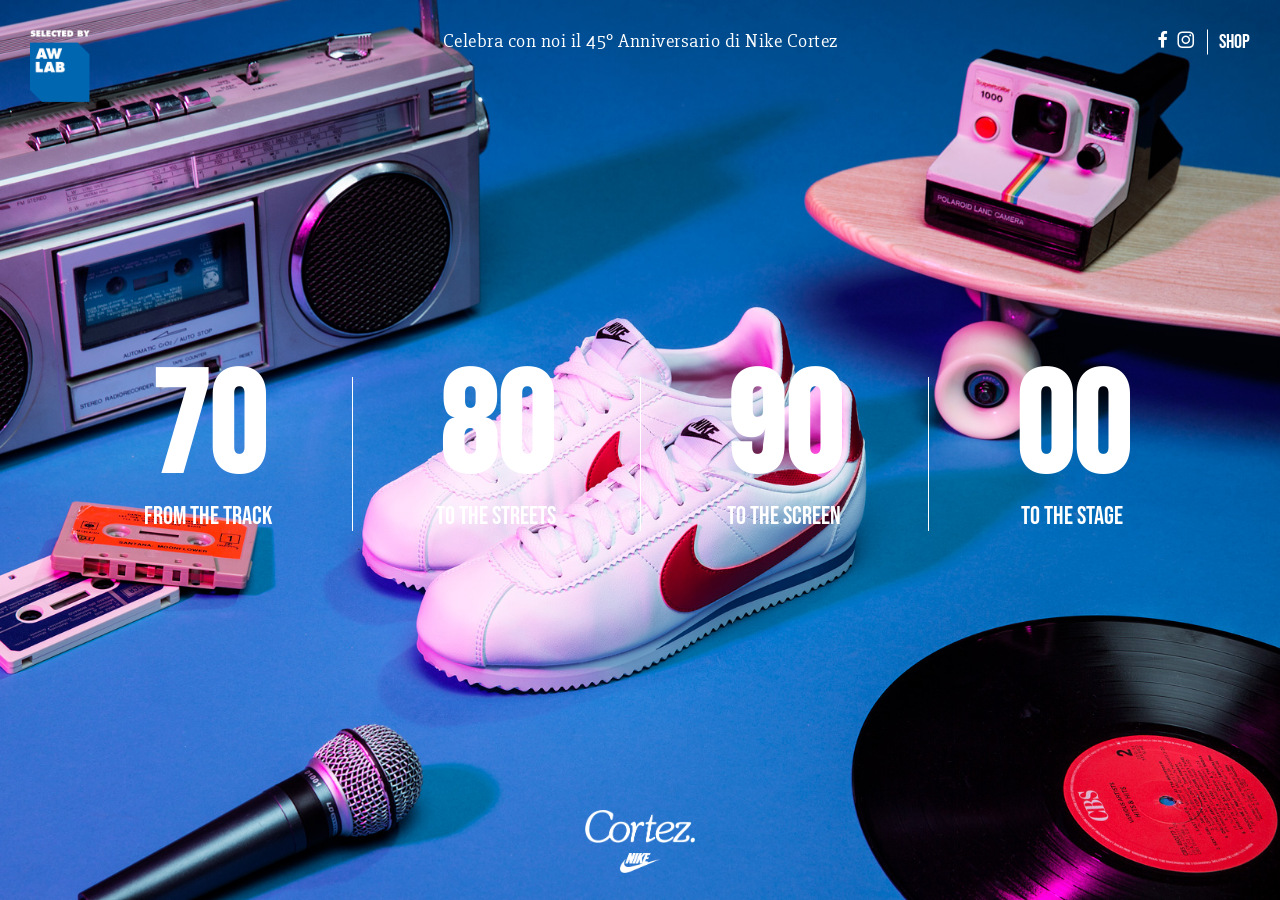
<file: portfolio/03/index.html>
<!DOCTYPE html>
<html lang="ko">
<head>
    <meta charset="UTF-8">
    <meta name="viewport" content="width=device-width, initial-scale=1.0">
    <meta http-equiv="X-UA-Compatible" content="ie=edge">
    <title>cortez</title>
    <meta name="description" content="cortez/나이키">
    <link href="cortez-pointer.ico" rel="shortcut icon" type="image/x-icon">
    <link rel="stylesheet" href="css/default.css">
    <link rel="stylesheet" href="css/xeicon.css">
    <link rel="stylesheet" href="css/index.css">
    <link rel="stylesheet" media="screen and (max-width: 750px)" href="css/index_mobile.css">
    <script src="https://code.jquery.com/jquery-3.4.1.min.js"></script>
    <script src="js/index.js"></script>
</head>
<body>
    <div class="wrap">
        <section class="cotainer">
            <header>
                <h1 class="main-logo"><a href="#"><img src="images/awlab-logo.png" alt="awlab-logo"></a></h1>
                <div class="main-top-text">
                    <p>Celebra con noi il 45° Anniversario di Nike Cortez</p>
                    <a href="index.html"><span>TORNA ALLA HOME</span><em></em></a>
                </div>
                <div class="main-sns">
                    <a class="face" href="#"><span class="hide">페이스북</span></a>
                    <a class="insta" href="#"><span class="hide">인스타그램</span></a>
                    <a class="shop" href="">SHOP</a>
                </div>
                <nav class="menu main-menu">
                    <ul class="clear">
                        <li><a href="#"><span>70</span><span>FROM THE TRACK</span></a></li>
                        <li><a href="#"><span>80</span><span>TO THE STREETS</span></a><em class="line"></em></li>
                        <li><a href="#"><span>90</span><span>TO THE SCREEN</span></a><em class="line"></em></li>
                        <li><a href="#"><span>00</span><span>TO THE STAGE</span></a><em class="line"></em></li>
                    </ul>
                </nav>
            </header>
            <figure class="btm-logo">
                <p class="btm-cort"><img src="images/preload-logo@2x.png" alt="코르테즈로고"></p>
                <p class="btm-nike"><img src="images/nike-logo.png" alt="나이키로고"></p>
                <p class="down-arr">↓</p>
            </figure>
        </section>
        <!-- 배경비디오 -->
        <figure class="col-video">
            <div>
                <video class="sub-video-play" loop muted autoplay>
                    <source src="images/main1.mp4" type="video/mp4">
                </video>
                <video class="sub-video-play" loop muted autoplay>
                    <source src="images/main2.mp4" type="video/mp4">
                </video>
                <video class="sub-video-play" loop muted autoplay>
                    <source src="images/main3.mp4" type="video/mp4">
                </video>
                <video class="sub-video-play" loop muted autoplay>
                    <source src="images/main4.mp4" type="video/mp4">
                </video>
            </div>
        </figure>
        <!-- 70 -->
        <main class="sub-container">
            <section id='wrap70' class="container-wrap wrap70 none">
                <nav class="menu side-menu">
                    <ul class="clear">
                        <li class="dp-none"><a href="#wrap70">
                                <span class="pagenum">70</span>
                                <span class="scopri">SCOPRI</span></a></li>
                        <li class="page-right"><a href="#wrap80">
                                <span class="pagenum">80</span>
                                <span class="scopri">SCOPRI</span></a></li>
                        <li class="dp-none"><a href="#wrap90">
                                <span class="pagenum">90</span>
                                <span class="scopri">SCOPRI</span></a></li>
                        <li class="page-left"><a href="#wrap00">
                                <span class="pagenum">00</span>
                                <span class="scopri">SCOPRI</span></a></li>
                    </ul>
                </nav>
                <article class="content conbox-70">
                    <div class="maau">
                        <div class="conbox visual-box-style1">
                            <div class="vsu-box vsu-box1-1 clear">
                                <div class="img-box vsu-imgbox1-1">
                                    <img src="images/img70_01.jpg" alt="">
                                </div>
                                <div class="text-box">
                                    <p>Il primo modello Cortez Nike da running torna con il suo classico design semplice e pulito, che le ha permesso di varcare i confini della pista e diventare un’icona di stile.<img src="images/quote-stroke.png"
                                            alt=""></p>
                                </div>
                            </div>
                            <div class="vsu-box vsu-box1-2 clear">
                                <div class="text-box">
                                    <p>Nata in pista e ideata da Bill Bowerman, la Cortez Original rende omaggio alle origini di Nike nel mondo della corsa.<img src="images/quote-stroke.png" alt=""></p>
                                </div>
                                <div class="img-box vsu-imgbox1-2 moving">
                                    <a class="play">
                                        <span class="cucca">CUCCA</span>
                                        <video id="myVideo" muted onclick="this.play()">
                                            <source src="images/video70_01.mp4" type="video/mp4">
                                        </video>
                                    </a>
                                </div>
                            </div>
                        </div>
                        <div class="conbox visual-box-style2">
                            <div class="img-box img70-3">
                                <img src="images/img70_03.jpg" alt="">
                            </div>
                        </div>
                        <div class="conbox visual-box-style3">
                            <div class="vsu-box vsu-box3-1 clear">
                                <div class="text-box">
                                    <p><span>STYLE TIP #1</span>Assumi una posa convincente e sentiti protagonista.<img src="images/quote-stroke.png" alt="">
                                    </p>
                                </div>
                                <div class="img-box vsu-imgbox3-1">
                                    <img src="images/img70_04.jpg" alt="">
                                </div>
                            </div>
                            <div class="vsu-box vsu-box3-2 clear">
                                <div class="img-box vsu-imgbox3-2 moving">
                                    <a class="play">
                                        <span class="cucca">CUCCA</span>
                                        <video id="myVideo" muted onclick="this.play()">
                                            <source src="images/video70_02.mp4" type="video/mp4">
                                        </video>
                                    </a>
                                </div>
                                <div class="text-box">
                                    <p><span>STYLE TIP #2</span>Gli occhiali con montatura over sono il top, ma ricorda la montatura sottile! Provali anche con lenti colorate blu e rosse e abbinale alle tue Cortez OG..<img
                                            src="images/quote-stroke.png" alt=""></p>
                                </div>
                            </div>
                        </div>
                        <div class="conbox-text-box">
                            <div class="last-box">
                                <img src="images/quote-stroke.png" alt="">
                                <span>Condividi il tuo look anni 70 usando l’hashtag #Cortez</span>
                                <img src="images/quote-stroke.png" alt="">
                                <em>CONDIVIDI</em>
                                <div class="last-sns">
                                    <a class="face" href=""><span class="hide">페이스북</span></a>
                                    <a class="insta" href=""><span class="hide">인스타그램</span></a>
                                </div>
                            </div>
                        </div>
                    </div>
                </article>
                <footer>
                    <div class="footer-menu foot70">
                        <h2 class="hide">하단메뉴</h2>
                        <p>SCOPRI GLI ALTRI LOOK</p>
                        <nav class="menu foot-menu">
                            <ul class="clear">
                                <li class="on"><a href="#"><span>70</span><span>FROM THE TRACK</span></a></li>
                                <li><a href="#"><span>80</span><span>TO THE STREETS</span></a></li>
                                <li><a href="#"><span>90</span><span>TO THE SCREEN</span></a></li>
                                <li><a href="#"><span>00</span><span>TO THE STAGE</span></a></li>
                            </ul>
                        </nav>
                    </div>
                </footer>
            </section>
            <section id='wrap80' class="container-wrap wrap80 none">
                <nav class="menu side-menu">
                    <ul class="clear">
                        <li class="page-left"><a href="#wrap70" class="page-left">
                                <span class="pagenum">70</span>
                                <span class="scopri">SCOPRI</span></a></li>
                        <li class="dp-none"><a href="#wrap80">
                                <span class="pagenum">80</span>
                                <span class="scopri">SCOPRI</span></a></li>
                        <li class="page-right"><a href="#wrap90">
                                <span class="pagenum">90</span>
                                <span class="scopri">SCOPRI</span></a></li>
                        <li class="dp-none"><a href="#wrap00">
                                <span class="pagenum">00</span>
                                <span class="scopri">SCOPRI</span></a></li>
                    </ul>
                </nav>
                <article class="content conbox-80">
                    <div class="maau">
                        <div class="conbox visual-box-style3">
                            <div class="vsu-box vsu-box3-1 clear">
                                <div class="text-box">
                                    <p>Ispirata allo stile del sud della California, questa Cortez celebra le icone dell’hip hop che l’hanno resa protagonista dello street style anni 80.<img src="images/quote-stroke.png" alt="">
                                    </p>
                                </div>
                                <div class="img-box vsu-imgbox3-1">
                                    <img src="images/img80_01.jpg" alt="">
                                </div>
                            </div>
                            <div class="vsu-box vsu-box3-2 clear">
                                <div class="img-box vsu-imgbox3-2 moving">
                                    <a class="play">
                                        <span class="cucca">CUCCA</span>
                                        <video id="myVideo" muted onclick="this.play()">
                                            <source src="images/video80_01.mp4" type="video/mp4">
                                        </video>
                                    </a>
                                </div>
                                <div class="text-box">
                                    <p><span>STYLE TIP #1</span>Crea un mixtape di stile: giubbino in jeans, leggings, elastici colorati e orecchini a bottone. Must have: acconcia i capelli con una coda altissima!<img src="images/quote-stroke.png"
                                            alt=""></p>
                                </div>
                            </div>
                        </div>
                        <div class="conbox visual-box-style2">
                            <div class="img-box img80-3">
                                <img src="images/img80_03.jpg" alt="">
                            </div>
                        </div>
                        <div class="conbox visual-box-style1">
                            <div class="vsu-box vsu-box1-1 box-reltiv clear">
                                <div class="img-box vsu-imgbox1-1">
                                    <img src="images/img80_04.jpg" alt="">
                                </div>
                                <div class="text-box">
                                    <p><span>STYLE TIP #2</span>Ricorda: accendi d’oro il tuo swoosh per non passare inosservata!<img src="images/quote-stroke.png" alt=""></p>
                                </div>
                            </div>
                            <div class="vsu-box vsu-box1-2 clear">
                                <div class="text-box">
                                </div>
                                <div class="img-box vsu-imgbox1-2 img-margin">
                                    <img src="images/img80_05.jpg" alt="">
                                </div>
                            </div>
                        </div>
                        <div class="conbox-text-box">
                            <div class="last-box">
                                <img src="images/quote-stroke.png" alt="">
                                <span>Condividi il tuo look anni 80 usando l’hashtag #Cortez</span>
                                <img src="images/quote-stroke.png" alt="">
                                <em>CONDIVIDI</em>
                                <div class="last-sns">
                                    <a class="face" href=""><span class="hide">페이스북</span></a>
                                    <a class="insta" href=""><span class="hide">인스타그램</span></a>
                                </div>
                            </div>
                        </div>
                    </div>
                </article>
                <footer>
                    <div class="footer-menu   foot80">
                        <h2 class="hide">하단메뉴</h2>
                        <p>SCOPRI GLI ALTRI LOOK</p>
                        <nav class="menu foot-menu">
                            <ul class="clear">
                                <li><a href="#"><span>70</span><span>FROM THE TRACK</span></a></li>
                                <li  class="on"><a href="#"><span>80</span><span>TO THE STREETS</span></a></li>
                                <li><a href="#"><span>90</span><span>TO THE SCREEN</span></a></li>
                                <li><a href="#"><span>00</span><span>TO THE STAGE</span></a></li>
                            </ul>
                        </nav>
                    </div>
                </footer>
            </section>
            <section id='wrap90' class="container-wrap wrap90 none">
                <nav class="menu side-menu">
                    <ul class="clear">
                        <li class="dp-none"><a href="#wrap70">
                                <span class="pagenum">70</span>
                                <span class="scopri">SCOPRI</span></a></li>
                        <li class="page-left"><a href="#wrap80">
                                <span class="pagenum">80</span>
                                <span class="scopri">SCOPRI</span></a></li>
                        <li class="dp-none"><a href="#wrap90">
                                <span class="pagenum">90</span>
                                <span class="scopri">SCOPRI</span></a></li>
                        <li class="page-right"><a href="#wrap00">
                                <span class="pagenum">00</span>
                                <span class="scopri">SCOPRI</span></a></li>
                    </ul>
                </nav>
                <article class="content conbox-90">
                    <div class="maau">
                        <div class="conbox visual-box-style3">
                            <div class="vsu-box vsu-box3-1 clear">
                                <div class="text-box">
                                    <p>La colorazione più famosa di Cortez ritorna in pelle premium: lo stesso stile che l’ha resa un'icona cinematografica negli anni 90.<img src="images/quote-stroke.png" alt="">
                                    </p>
                                </div>
                                <div class="img-box vsu-imgbox3-1">
                                    <img src="images/img90_01.jpg" alt="">
                                </div>
                            </div>
                            <div class="vsu-box vsu-box3-2 clear">
                                <div class="img-box vsu-imgbox3-2 moving">
                                    <a class="play">
                                        <span class="cucca">CUCCA</span>
                                        <video id="myVideo" muted onclick="this.play()">
                                            <source src="images/video90_01.mp4" type="video/mp4">
                                        </video>
                                    </a>
                                </div>
                                <div class="text-box">
                                    <p>Conosciute come le scarpe di “Forrest Gump”, nel film, il protagonista le considera le sue sneakers magiche.<img src="images/quote-stroke.png" alt=""></p>
                                </div>
                            </div>
                        </div>
                        <div class="conbox visual-box-style2">
                            <div class="img-box img80-3">
                                <img src="images/img90_03.jpg" alt="">
                            </div>
                        </div>
                        <div class="conbox visual-box-style1">
                            <div class="vsu-box vsu-box1-1 clear">
                                <div class="img-box vsu-imgbox1-1 moving">
                                    <a class="play">
                                        <span class="cucca">CUCCA</span>
                                        <video id="myVideo" muted onclick="this.play()">
                                            <source src="images/video90_02.mp4" type="video/mp4">
                                        </video>
                                    </a>
                                </div>
                                <div class="text-box">
                                    <p><span>STYLE TIP #1</span>Come una star:jeans strappati e labbra colorate.1<img src="images/quote-stroke.png" alt=""></p>
                                </div>
                            </div>
                            <div class="vsu-box vsu-box1-2 clear">
                                <div class="text-box">
                                    <p><span>STYLE TIP #2</span>Corri forte, corri! Vento tra i capelli e sorriso sulle labbra.<img src="images/quote-stroke.png" alt=""></p>
                                </div>
                                <div class="img-box vsu-imgbox1-2 img-margin">
                                    <img src="images/img90_05.jpg" alt="">
                                </div>
                            </div>
                        </div>
                        <div class="conbox-text-box">
                            <div class="last-box">
                                <img src="images/quote-stroke.png" alt="">
                                <span>Condividi il tuo look anni 90 usando l’hashtag #Cortez</span>
                                <img src="images/quote-stroke.png" alt="">
                                <em>CONDIVIDI</em>
                                <div class="last-sns">
                                    <a class="face" href=""><span class="hide">페이스북</span></a>
                                    <a class="insta" href=""><span class="hide">인스타그램</span></a>
                                </div>
                            </div>
                        </div>
                    </div>
                </article>
                <footer>
                    <div class="footer-menu foot90">
                        <h2 class="hide">하단메뉴</h2>
                        <p>SCOPRI GLI ALTRI LOOK</p>
                        <nav class="menu foot-menu">
                            <ul class="clear">
                                <li><a href="#"><span>70</span><span>FROM THE TRACK</span></a></li>
                                <li><a href="#"><span>80</span><span>TO THE STREETS</span></a></li>
                                <li class="on"><a href="#"><span>90</span><span>TO THE SCREEN</span></a></li>
                                <li><a href="#"><span>00</span><span>TO THE STAGE</span></a></li>
                            </ul>
                        </nav>
                    </div>
                </footer>
            </section>
            <section id='wrap00' class="container-wrap wrap00 none">
                <nav class="menu side-menu">
                    <ul class="clear">
                        <li class="page-right"><a href="#wrap70">
                                <span class="pagenum">70</span>
                                <span class="scopri">SCOPRI</span></a></li>
                        <li class="dp-none"><a href="#wrap80">
                                <span class="pagenum">80</span>
                                <span class="scopri">SCOPRI</span></a></li>
                        <li class="page-left"><a href="#wrap90">
                                <span class="pagenum">90</span>
                                <span class="scopri">SCOPRI</span></a></li>
                        <li class="dp-none"><a href="#wrap00">
                                <span class="pagenum">00</span>
                                <span class="scopri">SCOPRI</span></a></li>
                    </ul>
                </nav>
                <article class="content conbox-00">
                    <div class="maau">
                        <div class="conbox visual-box-style1">
                            <div class="vsu-box vsu-box1-1 clear">
                                <div class="img-box vsu-imgbox1-1">
                                    <img src="images/img00_01.jpg" alt="">
                                </div>
                                <div class="text-box">
                                    <p>Dopo 45 anni dalla sua nascita, Nike Cortez continua ad essere un’icona di stile versatile e moderna.<img src="images/quote-stroke.png" alt=""></p>
                                </div>
                            </div>
                            <div class="vsu-box vsu-box1-2 clear">
                                <div class="text-box">
                                    <p><span>STYLE TIP #1</span>Non far mai mancare abiti metallizzati nel tuo guardaroba, vivi sotto i riflettori e crea la tua storia<img src="images/quote-stroke.png" alt=""></p>
                                </div>
                                <div class="img-box vsu-imgbox1-2 moving">
                                    <a class="play">
                                        <span class="cucca">CUCCA</span>
                                        <video id="myVideo" muted onclick="this.play()">
                                            <source src="images/video00_01.mp4" type="video/mp4">
                                        </video>
                                    </a>
                                </div>
                            </div>
                        </div>
                        <div class="conbox visual-box-style1">
                            <div class="vsu-box vsu-box1-1 clear">
                                <div class="img-box vsu-imgbox1-1">
                                    <img src="images/img00_03.jpg" alt="">
                                </div>
                                <div class="text-box">
                                    <p>Dopo 45 anni dalla sua nascita, Nike Cortez continua ad essere un’icona di stile versatile e moderna.<img src="images/quote-stroke.png" alt=""></p>
                                </div>
                            </div>
                            <div class="vsu-box vsu-box1-2 clear">
                                <div class="text-box">
                                    <p><span>STYLE TIP #1</span>Non far mai mancare abiti metallizzati nel tuo guardaroba, vivi sotto i riflettori e crea la tua storia<img src="images/quote-stroke.png" alt=""></p>
                                </div>
                                <div class="img-box vsu-imgbox1-2 moving">
                                    <a class="play">
                                        <span class="cucca">CUCCA</span>
                                        <video id="myVideo" muted onclick="this.play()">
                                            <source src="images/video00_02.mp4" type="video/mp4">
                                        </video>
                                    </a>
                                </div>
                            </div>
                        </div>
                        <div class="conbox visual-box-style2">
                            <div class="img-box img70-3">
                                <img src="images/img00_05.jpg" alt="">
                            </div>
                        </div>
                        <div class="conbox-text-box">
                            <div class="last-box">
                                <img src="images/quote-stroke.png" alt="">
                                <span>Condividi il tuo look anni 00 usando l’hashtag #Cortez</span>
                                <img src="images/quote-stroke.png" alt="">
                                <em>CONDIVIDI</em>
                                <div class="last-sns">
                                    <a class="face" href=""><span class="hide">페이스북</span></a>
                                    <a class="insta" href=""><span class="hide">인스타그램</span></a>
                                </div>
                            </div>
                        </div>
                    </div>
                </article>
                <footer>
                    <div class="footer-menu   foot00">
                        <h2 class="hide">하단메뉴</h2>
                        <p>SCOPRI GLI ALTRI LOOK</p>
                        <nav class="menu foot-menu">
                            <ul class="clear">
                                <li><a href="#"><span>70</span><span>FROM THE TRACK</span></a></li>
                                <li><a href="#"><span>80</span><span>TO THE STREETS</span></a></li>
                                <li><a href="#"><span>90</span><span>TO THE SCREEN</span></a></li>
                                <li class="on"><a href="#"><span>00</span><span>TO THE STAGE</span></a></li>
                            </ul>
                        </nav>
                    </div>
                </footer>
            </section>
        </main>
    </div>
</body>

</html>
</file>
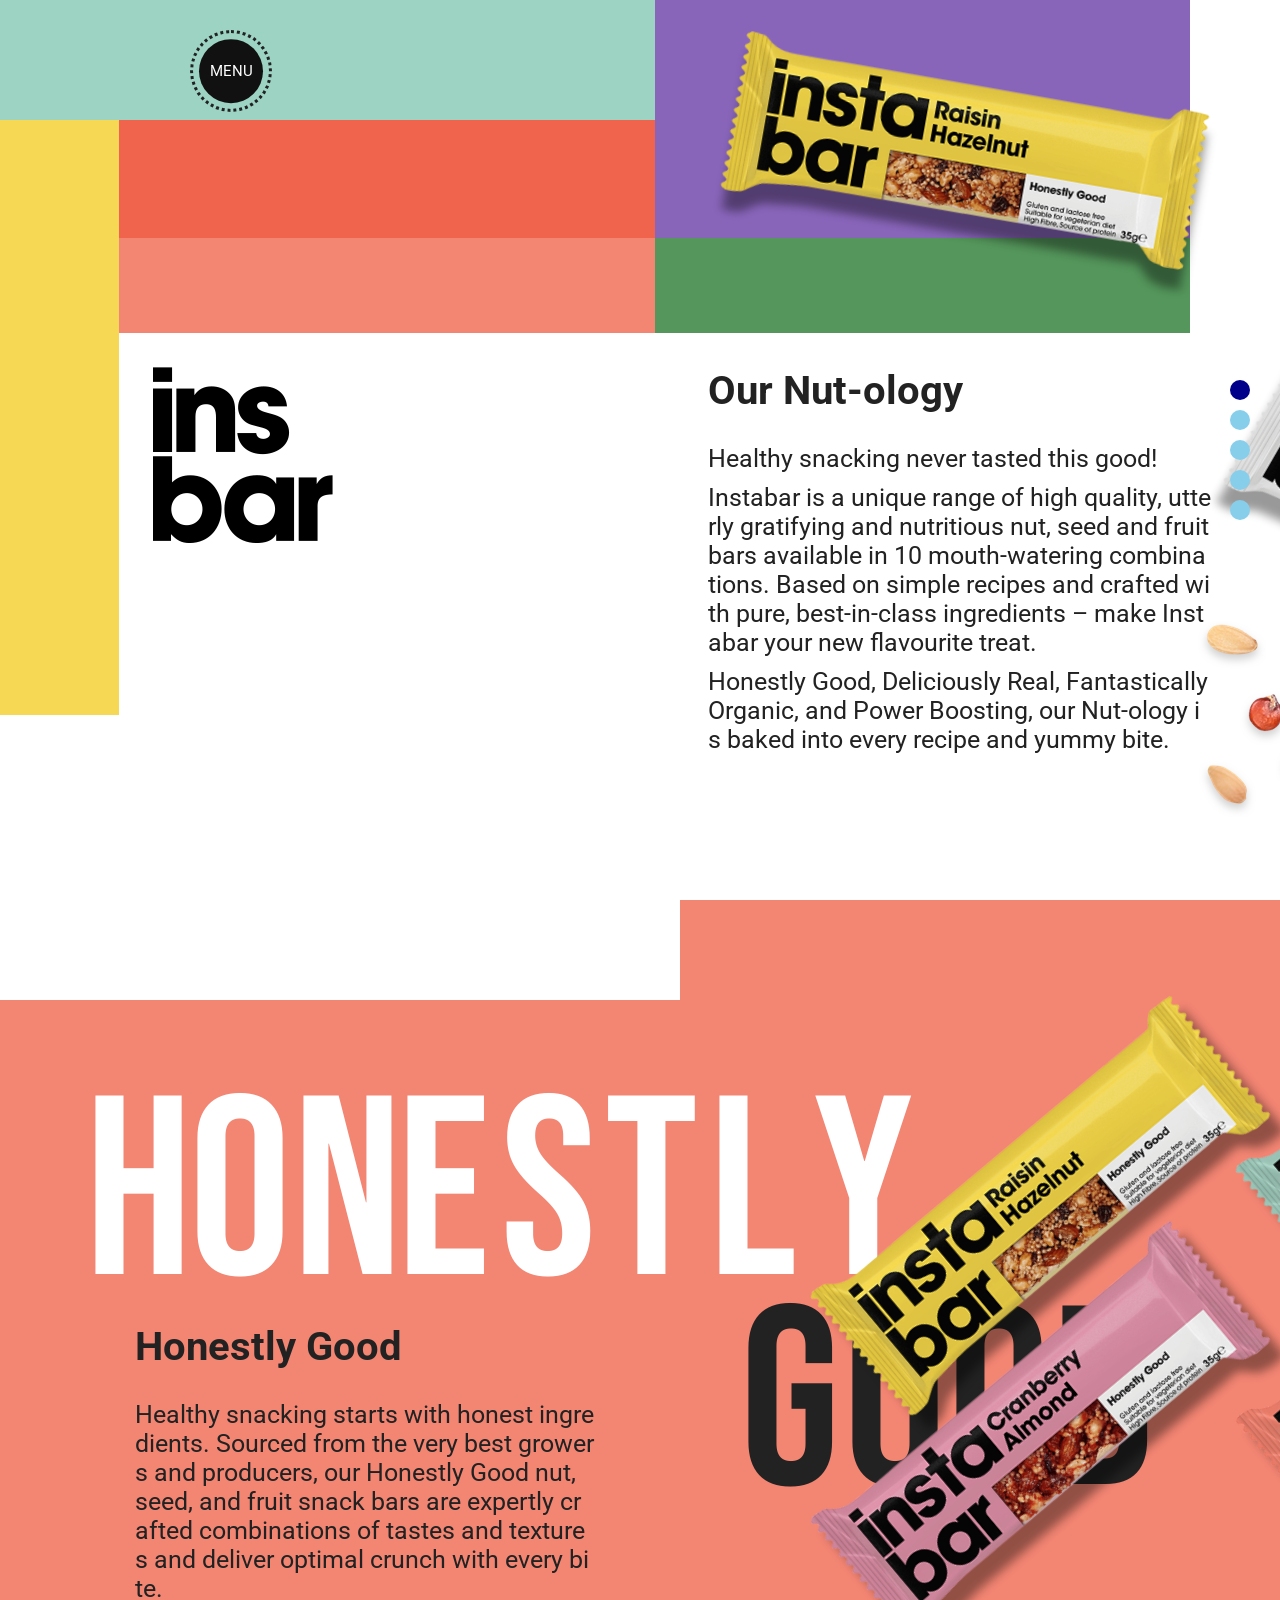
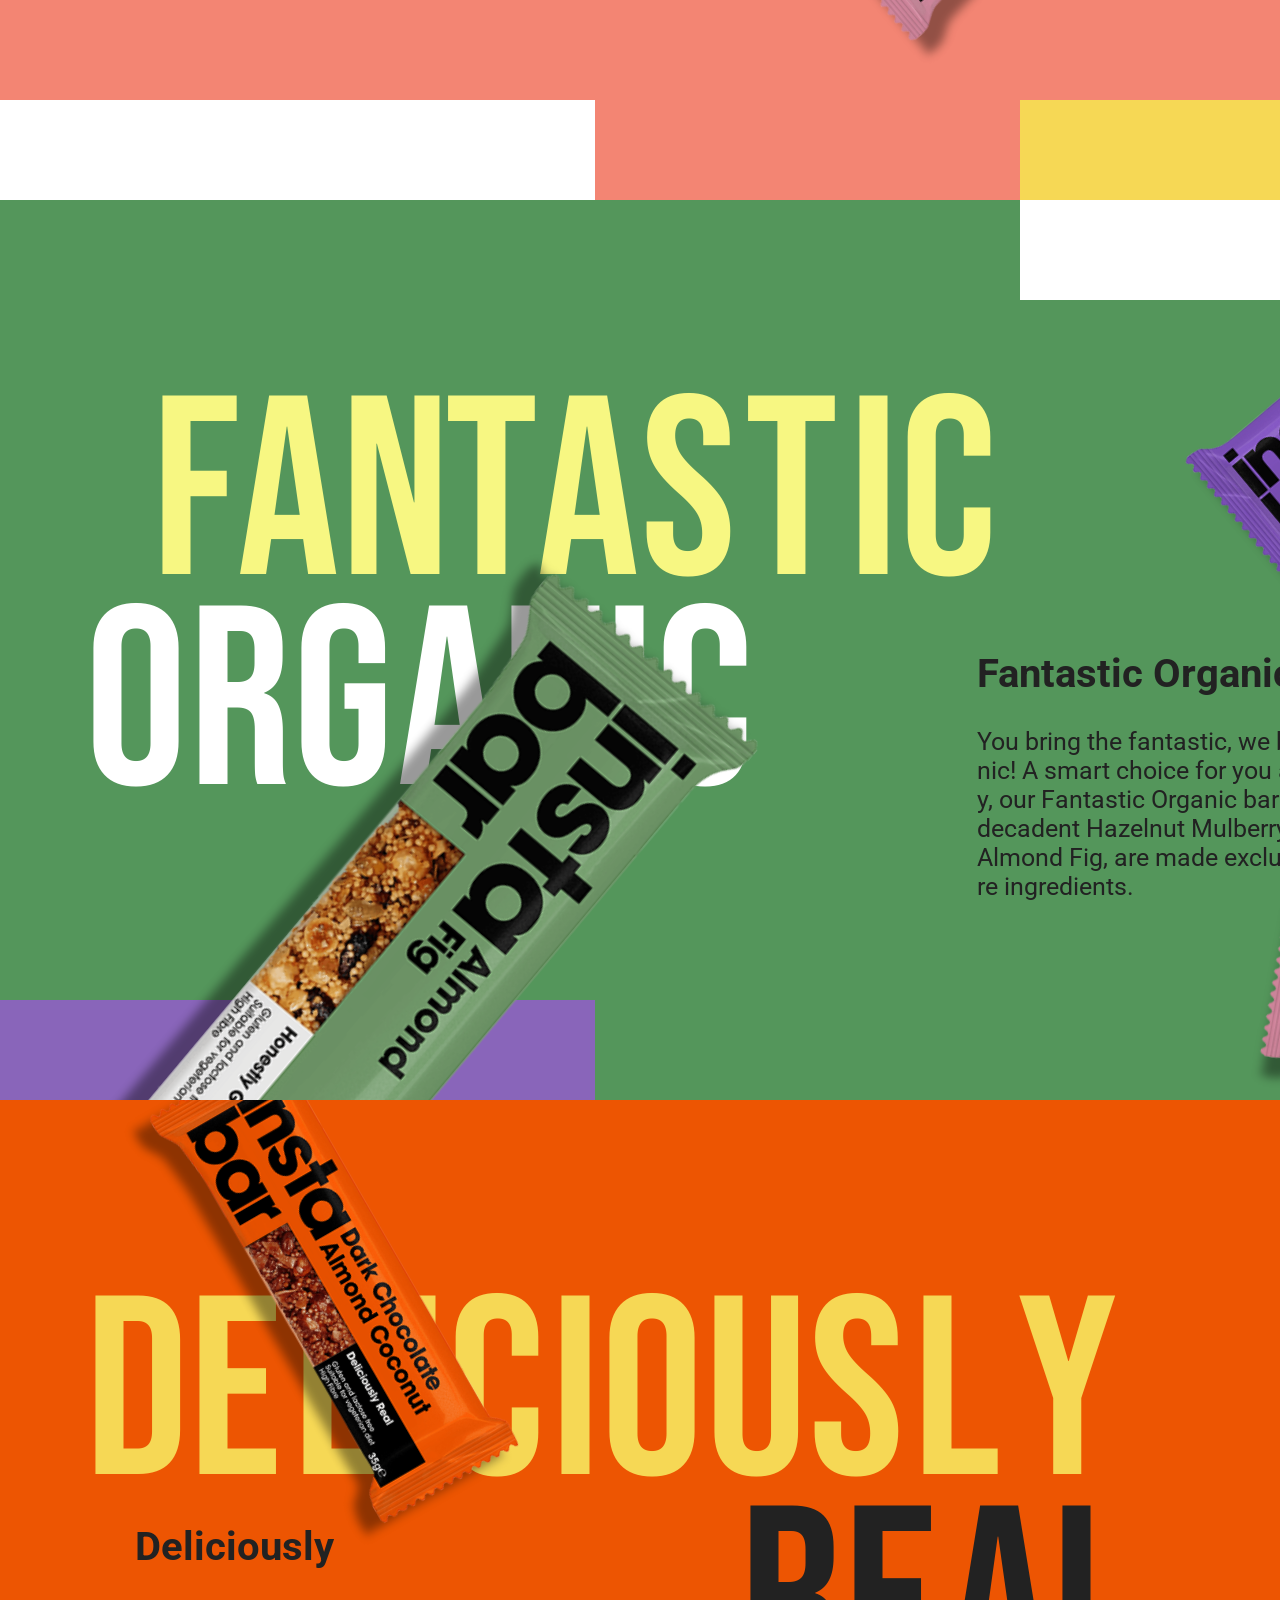
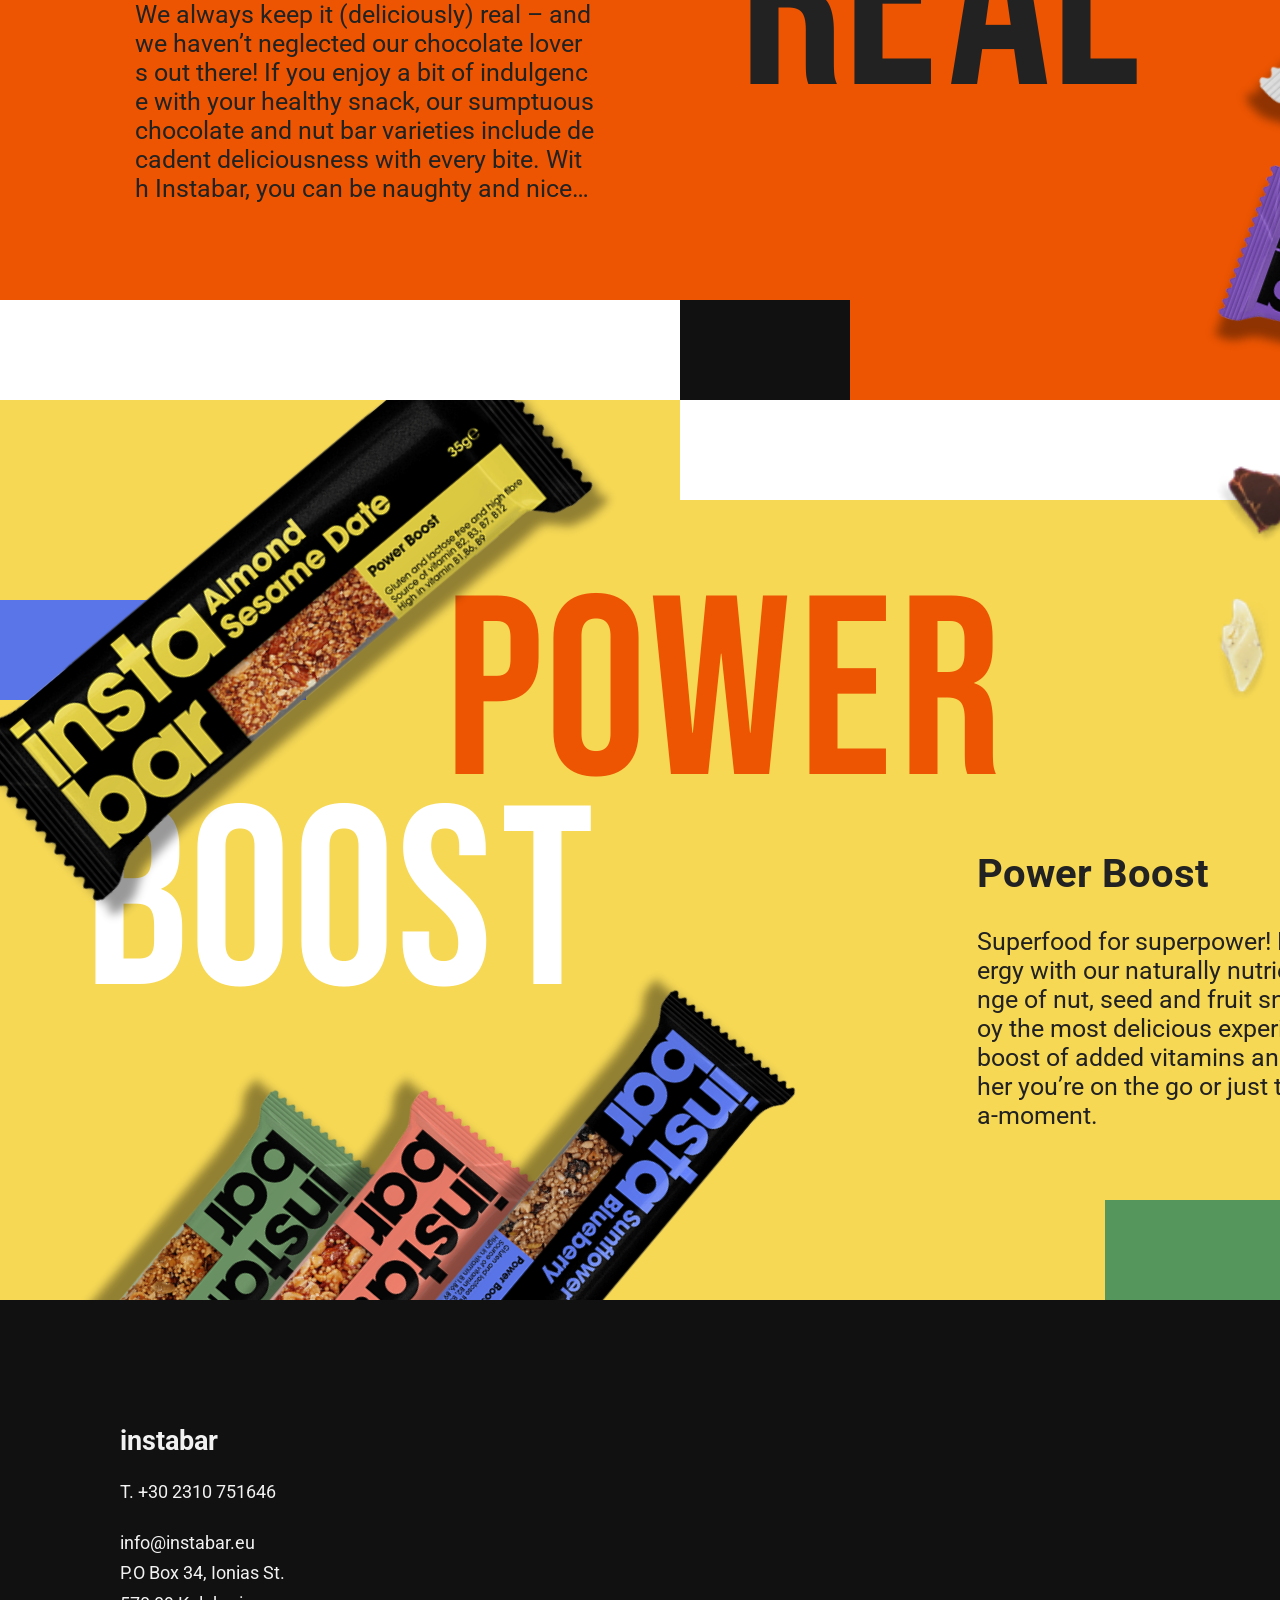
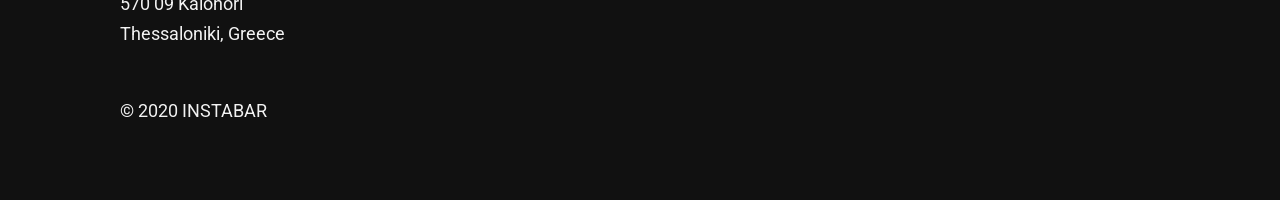
<file: portfolio/04/index.html>
<!DOCTYPE html>
<html lang="ko">
<head>
  <meta charset="UTF-8">
  <meta name="viewport" content="width=device-width, initial-scale=1.0">
  <meta http-equiv="X-UA-Compatible" content="ie=edge">
  <title>instabar</title>
  <link rel="stylesheet" href="css/default.css">
  <link rel="stylesheet" href="css/index.css">
  <script src="https://code.jquery.com/jquery-3.4.1.min.js" charset="utf-8"></script>
  <script src="js/common.js"></script>
  <script src="js/index.js"></script>
</head>
<body>
  <div class="wrap">
      <a href="#main" class="skip">본문바로가기</a>
    <section class="parallex content1">
      <div class="content_wrap">
        <header>
          <div class="menu_button">
            <h1 class="logo"><a href="index.html"><img src="images/logo.png" alt="instabar"></a></h1>
            <div class="btn">
              <p class="dotline"></p>
              <button class="black"><em>MENU</em><span>close</span></button>
            </div>
          </div>
          <div class="menu">
            <nav class="menu_list">
              <a class="list_menu" href="index.html">HOME</a>
              <a class="list_menu" href="">About us</a>
            </nav>
              <a class="list_text" href="tel:302310751646">T. +30 2310 751646</a>
              <a class="list_text" href="mailto:info@instabar.eu">info@instabar.eu</a>
              <address class="list_text">
                P.O Box 34, Ionias St.<br>570 09 Kalohori
              </address>
              <p class="list_text">Thessaloniki, Greece</p>
          </div>
        </header>
        <div class="menu_con_box">
          <ul class="clear">
            <li>
              <a href="sub1.html" class="pink">
                <img src="images/p_bar.png" alt="Apricot">
                <p class="pink"></p>
                <span>Apricot Cashew</span>
                <div class="rolling_text">
                <div class="bg_text">
                  <div class="bg_message">
                  </div>
                </div>
                </div>
              </a>
            </li>
            <li>
              <a href="" class="pink1">
                <img src="images/p_bar1.png" alt="Cranberry Almond">
                <p class="pink1"></p>
                <span>Cranberry Almond</span>
                <div class="rolling_text">
                <div class="bg_text">
                  <div class="bg_message">
                  </div>
                </div>
                </div>
              </a>
            </li>
            <li>
              <a href="" class="yellow">
                <img src="images/y_bar.png" alt="Raisin Hazelnut">
                <p class="yellow"></p>
                <span>Raisin Hazelnut</span>
                <div class="rolling_text">
                <div class="bg_text">
                  <div class="bg_message">
                    </div>
                </div>
                </div>
              </a>
            </li>
            <li>
              <a href="" class="mint">
                <img src="images/m_bar.png" alt="Pistachio Cranberry">
                <p class="mint"></p>
                <span>Pistachio Cranberry</span>
                <div class="rolling_text">
                <div class="bg_text">
                  <div class="bg_message">
                    </div>
                </div>
                </div>
              </a>
            </li>
            <li>
              <a href="" class="green">
                <img src="images/g_bar.png" alt="Almond Fig">
                <p class="green"></p>
                <span>Almond Fig</span>
                <div class="rolling_text">
                <div class="bg_text">
                  <div class="bg_message">
                    </div>
                </div>
                </div>
              </a>
            </li>
            <li>
              <a href="" class="purple">
                <img src="images/pu_bar.png" alt="Hazelnut ulberry">
                <p class="purple"></p>
                <span>Hazelnut ulberry</span>
                <div class="rolling_text">
                <div class="bg_text">
                  <div class="bg_message">
                    </div>
                </div>
                </div>
              </a>
            </li>
            <li>
              <a href="" class="orange">
                <img src="images/o_bar.png" alt="Dark Chocolate Almond Coconut">
                <p class="orange"></p>
                <span>Dark Chocolate Almond Coconut</span>
                <div class="rolling_text">
                <div class="bg_text">
                  <div class="bg_message">
                    </div>
                </div>
                </div>
              </a>
            </li>
            <li>
              <a href="" class="white">
                <img src="images/w_bar.png" alt="Hazelnut Chocolate">
                <p class="white"></p>
                <span>Hazelnut Chocolate</span>
                <div class="rolling_text">
                <div class="bg_text">
                  <div class="bg_message">
                    </div>
                </div>
                </div>
              </a>
            </li>
            <li>
              <a href="" class="blue">
                <img src="images/bb_bar.png" alt="Sunflower Blueberry">
                <p class="blue"></p>
                <span>Sunflower Blueberry</span>
                <div class="rolling_text">
                <div class="bg_text">
                  <div class="bg_message">
                    </div>
                </div>
                </div>
              </a>
            </li>
            <li>
              <a href="" class="yellow">
                <img src="images/by_bar.png" alt="Almond Seeame Date">
                <p class="yellow"></p>
                <span>Almond Seeame Date</span>
                <div class="rolling_text">
                <div class="bg_text">
                  <div class="bg_message">
                    </div>
                </div>
                </div>
              </a>
            </li>
          </ul>
        </div>
        <div class="color_box clear">
          <p><span class="mint"></span></p>
          <p><span class="purple"></span></p>
          <p><span class="yellow"></span></p>
          <p><span class="red"></span></p>
          <p><span class="pink"></span></p>
          <p><span class="green"></span></p>
        </div>
        <div class="main_content">
          <div>
            <h2 class="content_logo left"><img src="images/logo.png" alt="instabar"></h2>
            <div class="text_box txt1 left">
              <h3>Our Nut-ology</h3>
              <p>Healthy snacking never tasted this good!</p>
              <p>Instabar is a unique range of high quality, utterly gratifying and nutritious nut, seed and fruit bars available in 10 mouth-watering combinations. Based on simple recipes and crafted with pure, best-in-class ingredients – make
                Instabar your new flavourite treat.</p>
              <p>Honestly Good, Deliciously Real, Fantastically Organic, and Power Boosting, our Nut-ology is baked into every recipe and yummy bite.</p>
            </div>
            <div class="scroll_text">
              <span>Scroll</span>
            </div>
          </div>
        </div>
        <div class="bar_img bar_img1_1"><a href="#"><img src="images/y_bar.png" alt="raisin헤이즐넛"></a></div>
        <div class="bar_img bar_img1_2"><a href="#"><img src="images/g_bar.png" alt="아몬드fig"></a></div>
        <div class="bar_img bar_img1_3"><a href="#"><img src="images/w_bar.png" alt="헤이즐넛코코넛"></a></div>
        <img src="images/quinoa-left.png" alt="곡물" class="bar_sty1">
      </div>
    </section>
    <main id='main'>
    <section class="parallex containe2 pink">
      <div class="content_wrap">
        <div class="content conten2">
          <h2 class="big_text b_txt2">
            <span class="clear">
              <em><i>H</i></em>
              <em><i>O</i></em>
              <em><i>N</i></em>
              <em><i>E</i></em>
              <em><i>S</i></em>
              <em><i>T</i></em>
              <em><i>L</i></em>
              <em><i>Y</i></em>
            </span>
            <span class="clear">
              <em><i>G</i></em>
              <em><i>o</i></em>
              <em><i>o</i></em>
              <em><i>d</i></em>
            </span>
          </h2>
          <div class="text_box txt2">
            <h3>Honestly Good</h3>
            <p>Healthy snacking starts with honest ingredients. Sourced from the very best growers and producers, our Honestly Good nut, seed, and fruit snack bars are expertly crafted combinations of tastes and textures and deliver optimal crunch
              with every bite.</p>
          </div>
        </div>
        <div class="bar_img bar_img2_1"><a href="sub1.html"><img src="images/p_bar.png" alt="크렌베리아몬드"></a></div>
        <div class="bar_img bar_img2_2"><a href="#"><img src="images/p_bar1.png" alt="apricot cashew"></a></div>
        <div class="bar_img bar_img2_3"><a href="#"><img src="images/m_bar.png" alt="피스타치오크랜베리"></a></div>
        <div class="bar_img bar_img2_4"><a href="#"><img src="images/y_bar.png" alt="raisin헤이즐넛"></a></div>
        <div class="color_box1 content_color2 clear">
          <p><span class="white"></span></p>
          <p><span class="white"></span></p>
          <p><span class="white"></span></p>
          <p><span class="yellow"></span></p>
          <p><span class="mint"></span></p>
        </div>
      </div>
    </section>
    <section class="parallex containe3 green">
      <div class="content_wrap">
        <div class="content conten3">
          <h2 class="big_text b_txt3 clear">
            <span class="clear">
              <em><i>F</i></em>
              <em><i>A</i></em>
              <em><i>N</i></em>
              <em><i>T</i></em>
              <em><i>A</i></em>
              <em><i>S</i></em>
              <em><i>T</i></em>
              <em><i>I</i></em>
              <em><i>C</i></em>
            </span>
            <span class="clear">
              <em><i>O</i></em>
              <em><i>R</i></em>
              <em><i>G</i></em>
              <em><i>A</i></em>
              <em><i>N</i></em>
              <em><i>I</i></em>
              <em><i>C</i></em>
            </span>
          </h2>
          <div class="text_box txt3">
            <h3>Fantastic Organic</h3>
            <p>You bring the fantastic, we bring the organic! A smart choice for you and your body, our Fantastic Organic bars, available in decadent Hazelnut Mulberry and moreish Almond Fig, are made exclusively with pure ingredients.</p>
          </div>
        </div>
        <div class="bar_img bar_img3_1"><a href="#"><img src="images/pu_bar.png" alt="헤이즐넛베리"></a></div>
        <div class="bar_img bar_img3_2"><a href="#"><img src="images/g_bar.png" alt="아몬드 fig"></a></div>
        <div class="bar_img bar_img3_3"><a href="#"><img src="images/p_bar1.png" alt="크랜베리아몬드"></a></div>
        <div class="color_box1 content_color3 clear">
          <p><span class="white"></span></p>
          <p><span class="purple"></span></p>
          <p><span class="yellow"></span></p>
        </div>
      </div>
    </section>
    <section class="parallex containe4 orange">
      <div class="content_wrap">
        <div class="content conten2 conten4">
          <h2 class="big_text b_txt4">
            <span class="clear">
              <em><i>D</i></em>
              <em><i>E</i></em>
              <em><i>L</i></em>
              <em><i>I</i></em>
              <em><i>C</i></em>
              <em><i>I</i></em>
              <em><i>O</i></em>
              <em><i>U</i></em>
              <em><i>S</i></em>
              <em><i>L</i></em>
              <em><i>Y</i></em>
            </span>
            <span class="clear">
              <em><i>R</i></em>
              <em><i>E</i></em>
              <em><i>A</i></em>
              <em><i>L</i></em>
            </span>
          </h2>
          <div class="text_box txt4">
            <h3>Deliciously</h3>
            <p> We always keep it (deliciously) real – and we haven’t neglected our chocolate lovers out there! If you enjoy a bit of indulgence with your healthy snack, our sumptuous chocolate and nut bar varieties include decadent deliciousness
              with every bite. With Instabar, you can be naughty and nice…</p>
          </div>
        </div>
        <div class="bar_img bar_img4_1"><a href="#"><img src="images/pu_bar.png" alt="헤이즐넛베리"></a></div>
        <div class="bar_img bar_img4_2"><a href="#"><img src="images/y_bar.png" alt="raisin헤이즐넛"></a></div>
        <div class="bar_img bar_img4_3"><a href="#"><img src="images/w_bar.png" alt="헤이즐넛코코넛"></a></div>
        <div class="bar_img bar_img4_4"><a href="#"><img src="images/o_bar.png" alt="다크초코아몬드코코넛바"></a></div>
        <div class="color_box1 content_color4 clear">
          <p><span class="white"></span></p>
          <p><span class="black"></span></p>
        </div>
      </div>
    </section>
    <section class="parallex containe5 yellow">
      <div class="content_wrap">
        <div class="content conten3 conten5">
          <h2 class="big_text b_txt5 clear">
            <span class="clear">
              <em><i>P</i></em>
              <em><i>O</i></em>
              <em><i>W</i></em>
              <em><i>E</i></em>
              <em><i>R</i></em>
            </span>
            <span class="clear">
              <em><i>B</i></em>
              <em><i>O</i></em>
              <em><i>O</i></em>
              <em><i>S</i></em>
              <em><i>T</i></em>
            </span>
          </h2>
          <div class="text_box txt5">
            <h3>Power Boost</h3>
            <p>Superfood for superpower! Boost your energy with our naturally nutrient-infused range of nut, seed and fruit snack bars. Enjoy the most delicious experience, with the boost of added vitamins and protein whether you’re on the go or just
              taking an insta-moment.</p>
          </div>
        </div>
        <div class="color_box1 content_color5 clear">
          <p><span class="white"></span></p>
          <p><span class="green"></span></p>
          <p><span class="mint"></span></p>
          <p><span class="blue"></span></p>
        </div>
        <div class="bar_img bar_img5_1"><a href="#"><img src="images/by_bar.png" alt="해바리기블루베리바"></a></div>
        <div class="bar_img bar_img5_2"><a href="#"><img src="images/g_bar.png" alt=""></a></div>
        <div class="bar_img bar_img5_3"><a href="#"><img src="images/p_bar.png" alt=""></a></div>
        <div class="bar_img bar_img5_4"><a href="#"><img src="images/bb_bar.png" alt="아몬드깨바"></a></div>
        <img src="images/chocolate.png" alt="" class="bar_sty2">
      </div>
    </section>
    <ul class='page-indicator'>
    </ul>
    </main>
    <footer class="parallex main_foot black">
      <div>
        <h2>instabar</h2>
        <a class="list_text" href="tel:302310751646">T. +30 2310 751646</a>
        <a class="list_text" href="email:info@instabar.eu">info@instabar.eu</a>
        <address class="list_text">
          P.O Box 34, Ionias St.<br>570 09 Kalohori
        </address>
        <p class="list_text">Thessaloniki, Greece</p>
        <div class="sign clear">
          <span>© 2020 INSTABAR</span>
          <a href="">webdesign & code by Point Blank</a>
        </div>
      </div>
    </footer>
  </div>
</body>

</html>
</file>
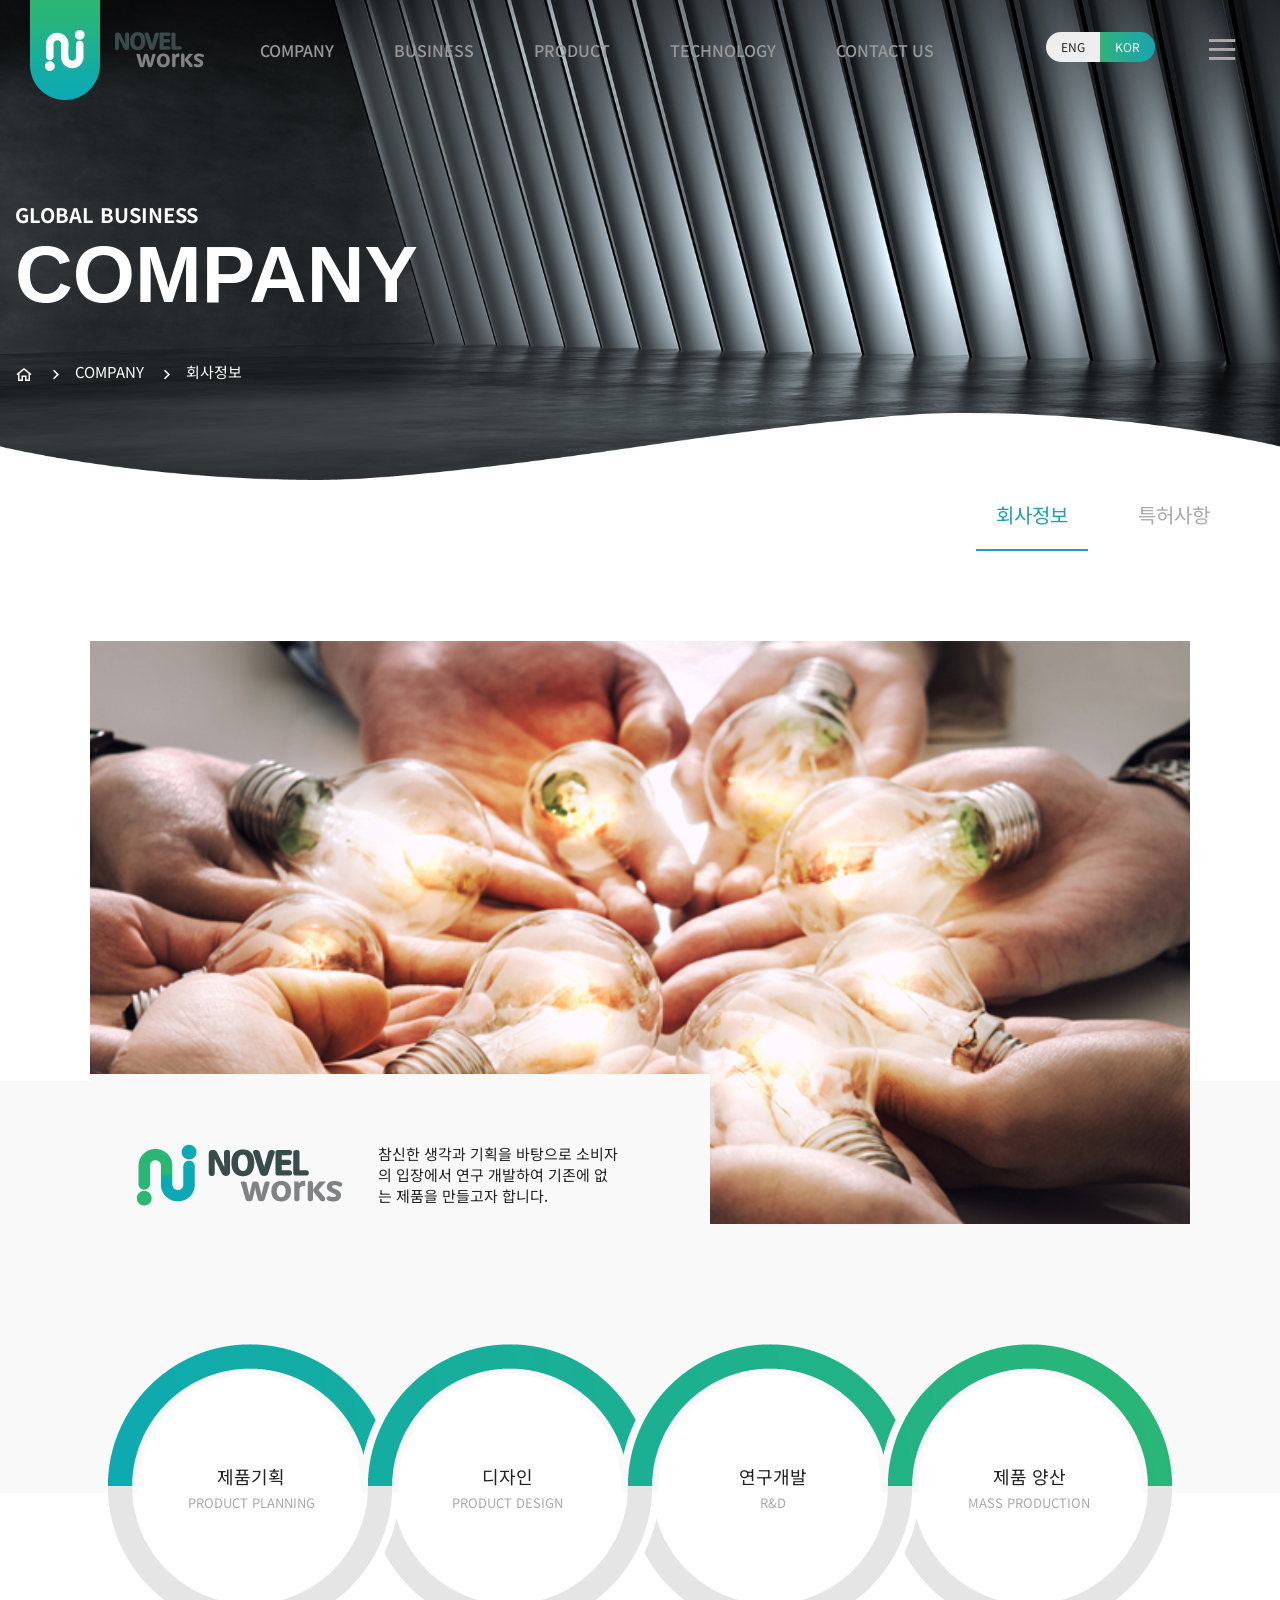
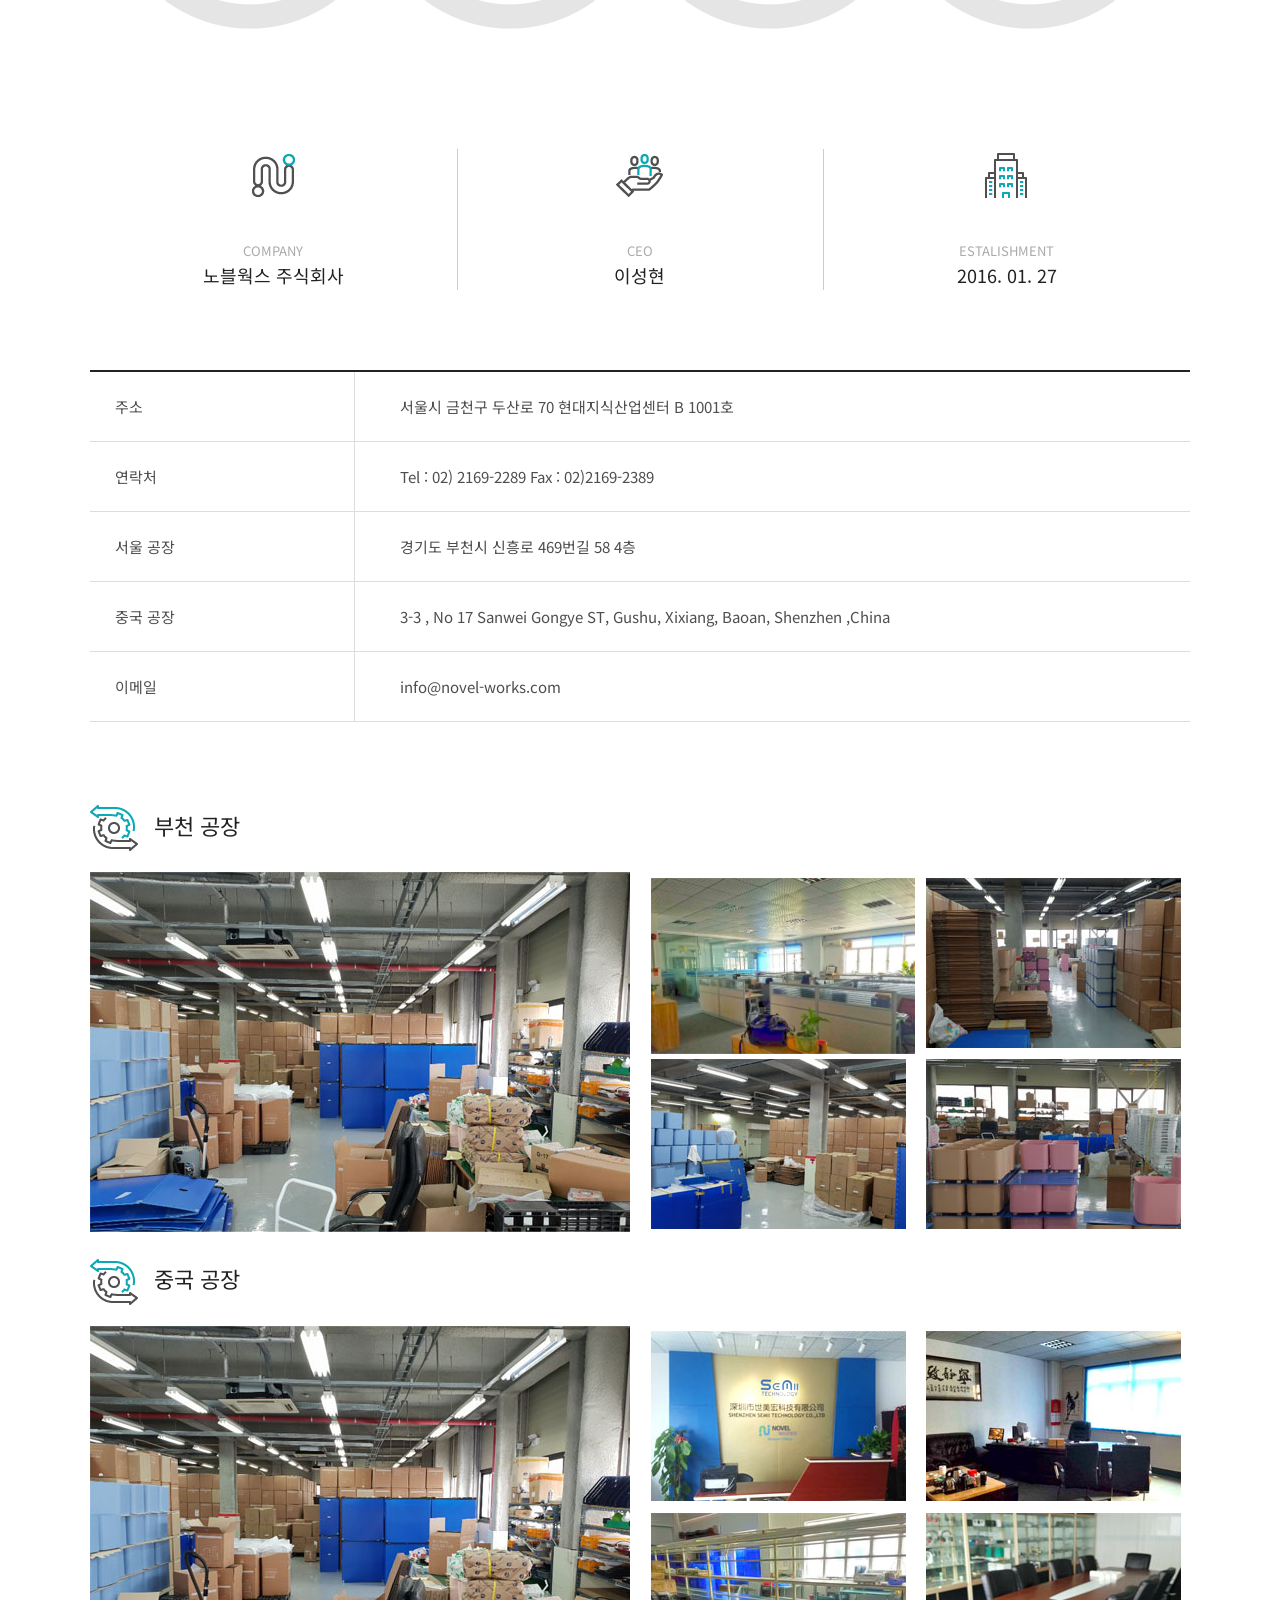
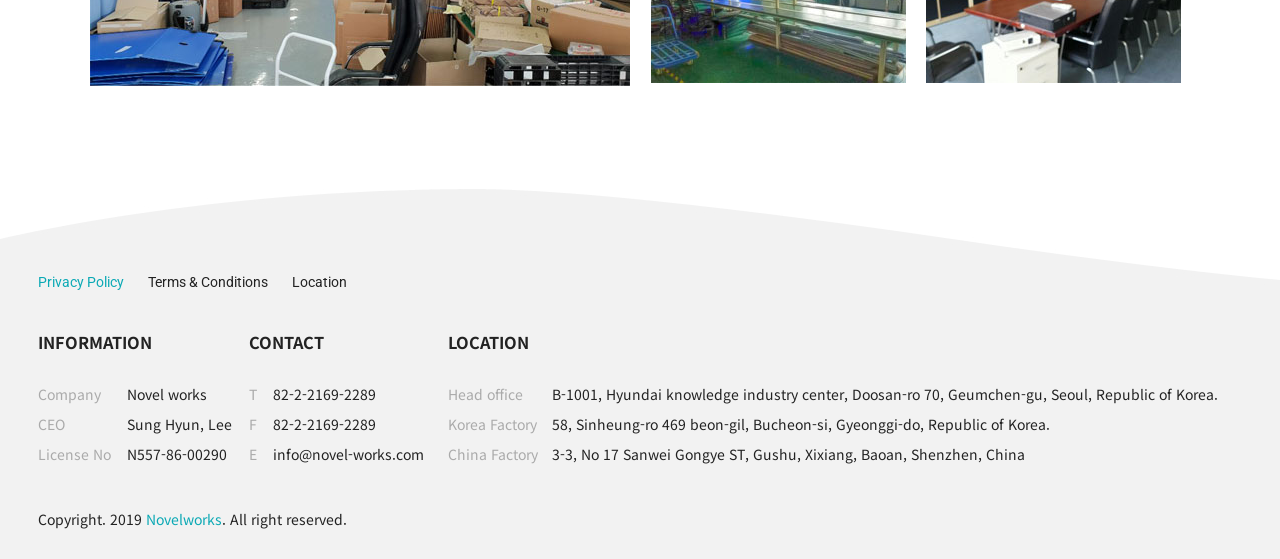
<file: portfolio/01/sub1.html>
<!DOCTYPE html>
<html lang="ko">
<head>
  <meta charset="UTF-8">
  <meta name="viewport" content="widtd=device-widtd, initial-scale=1.0">
  <meta http-equiv="X-UA-Compatible" content="ie=edge">
  <title>회사정보/company/노블웍스</title>
  <meta name="description" content="회사정보/company/노블웍스">
  <link href="favicon.ico" rel="shortcut icon" type="image/x-icon">
  <link rel="stylesheet" href="css/default.css">
  <link rel="stylesheet" href="css/xeicon.css">
  <link rel="stylesheet" href="css/style.css">
  <link rel="stylesheet" media="screen and (max-width: 800px)" href="css/style_mobile.css">
  <script src="https://code.jquery.com/jquery-3.4.1.min.js"></script>
  <script src="js/common.js" charset="utf-8"></script>
 <script src="js/style.js" charset="utf-8"></script>
</head>
<body>
  <div class="wrap" id="wrap">
    <a href="#container" class="skip">본문바로가기</a>
    <header>
      <div class="clear">
        <h1 class="logo"><a href="index.html"><span class="hide">노블웍스</span></a></h1>
        <div class="lang">
          <div class="lang_btn fl">
            <h2 class="hide">언어변경</h2>
            <button>ENG<span class="hide">영어버전</span></button>
            <button>KOR<span class="hide">한글버전</span></button>
          </div>
          <a href="#" class="open fl"><i></i><span class="hide">사이트맵</span></a>
        </div>
        <div class="popup_sitemap">
          <nav class="popup">
            <div>
              <h2>사이트맵</h2>
              <ul class="sitemap_menu clear">
                <li>
                  <a href="#">COMPANY</a>
                  <ul>
                    <li><a href="sub1.html">회사정보</a></li>
                    <li><a href="sub1_1.html">특허사항</a></li>
                  </ul>
                </li>
                <li>
                  <a href="#">BUSINESS</a>
                  <ul>
                    <li><a href="sub2.html">제품개발 생산</a></li>
                    <li><a href="sub2_1.html">원천기술 개발</a></li>
                  </ul>
                </li>
                <li>
                  <a href="#">PRODUCT</a>
                  <ul>
                    <li><a href="sub3.html">ALL</a></li>
                    <li><a href="">UV 소독</a></li>
                    <li><a href="">CLEAN</a></li>
                    <li><a href="">소형가전</a></li>
                  </ul>
                </li>
                <li>
                  <a href="#">TECHNOLOGY</a>
                  <ul>
                    <li><a href="sub4.html">UV LED 살균</a></li>
                    <li><a href="">광촉매살균</a></li>
                  </ul>
                </li>
                <li>
                  <a href="#">CONTACT US</a>
                  <ul>
                    <li><a href="sub5.html">Contact us</a></li>
                  </ul>
                </li>
              </ul>
              <button class="close"><span class="hide">닫기</span></button>
            </div>
          </nav>
        </div>
        <nav class="main_menu" id="main_menu">
          <h2 class="hide">주메뉴</h2>
          <ul class="clear">
            <li>
              <a href="sub1.html">COMPANY</a>
              <ul class="small_menu">
                <li><a href="sub1.html">회사정보</a></li>
                <li><a href="sub1_1.html">특허사항</a></li>
              </ul>
            </li>
            <li>
              <a href="sub2.html">BUSINESS</a>
              <ul class="small_menu">
                <li><a href="sub2.html">제품개발 생산</a></li>
                <li><a href="sub2_1.html">원천기술 개발</a></li>
              </ul>
            </li>
            <li>
              <a href="sub3.html">PRODUCT</a>
              <ul class="small_menu">
                <li><a href="sub3.html">ALL</a></li>
                <li><a href="#">UV 소독</a></li>
                <li><a href="#">CLEAN</a></li>
                <li><a href="#">소형가전</a></li>
              </ul>
            </li>
            <li>
              <a href="sub4.html">TECHNOLOGY</a>
              <ul class="small_menu">
                <li><a href="sub4.html">UV LED 살균</a></li>
                <li><a href="#">광촉매살균</a></li>
              </ul>
            </li>
            <li>
              <a href="sub5.html">CONTACT US</a>
              <ul class="small_menu">
                <li><a href="sub5.html">Contact us</a></li>
              </ul>
            </li>
          </ul>
          <div class="back_box"></div>
        </nav>
      </div>
    </header>
    <div class="com_visu visual_top">
      <div>
        <div class="top_visual">
          <b>GLOBAL BUSINESS</b>
          <p class="title_box">
            <strong>COMPANY</strong>
          </p>
        </div>
        <div class="location">
          <a href="index.html"><span class="hide">홈으로</span></a>
          <span>COMPANY</span>
          <span>회사정보</span>
        </div>
      </div>
    </div>
    <main id="container" class="company container">
      <div class="con_tap">
        <ul>
          <li class="on"><a href="sub1.html">회사정보</a></li>
          <li><a href="sub1_1.html">특허사항</a></li>
        </ul>
      </div>
      <article class="company_content backbg">
        <div class="maato">
          <div class="com_box">
            <div class="tap_visual sub1 clear">
              <div class="visual_box">
                <h3><span class="hide">노블웍스</span></h3>
                <p>참신한 생각과 기획을 바탕으로
                  소비자의 입장에서 연구 개발하여
                  기존에 없는 제품을 만들고자 합니다.</p>
              </div>
            </div>
            <div class="ceo_box">
              <div class="ceo_cir fonsize">
                <ul class="clear">
                  <li>
                    <i>제품기획</i>
                    <em>PRODUCT PLANNING</em>
                  </li>
                  <li>
                    <i>디자인</i>
                    <em>PRODUCT DESIGN</em>
                  </li>
                  <li>
                    <i>연구개발</i>
                    <em>R&D</em>
                  </li>
                  <li>
                    <i>제품 양산</i>
                    <em>MASS PRODUCTION</em>
                  </li>
                </ul>
              </div>
              <div class="ceo_info fonsize">
                <ul class="clear">
                  <li>
                    <em>COMPANY</em>
                    <i>노블웍스 주식회사</i>
                  </li>
                  <li>
                    <em>CEO</em>
                    <i>이성현</i>
                  </li>
                  <li>
                    <em>ESTALISHMENT</em>
                    <i>2016. 01. 27</i>
                  </li>
                </ul>
              </div>
              <table>
                  <tr>
                    <td>주소</td>
                    <td>서울시 금천구 두산로 70 현대지식산업센터 B 1001호</td>
                  </tr>
                  <tr>
                    <td>연락처</td>
                    <td>Tel : 02) 2169-2289 Fax : 02)2169-2389</td>
                  </tr>
                  <tr>
                    <td>서울 공장 </td>
                    <td>경기도 부천시 신흥로 469번길 58 4층</td>
                  </tr>
                  <tr>
                    <td>중국 공장</td>
                    <td>3-3 , No 17 Sanwei Gongye ST, Gushu, Xixiang, Baoan, Shenzhen ,China</td>
                  </tr>
                  <tr>
                    <td>이메일</td>
                    <td>info@novel-works.com</td>
                  </tr>
              </table>
              <div class="factory fac1 clear">
                <h3>부천 공장</h3>
                <figure class="fac_left">
                  <p><img src="images/ceo_img_01.jpg" alt=""></p>
                </figure>
                <figure class="fac_right">
                    <p><img src="images/ceo_img_02.jpg" alt=""></p>
                    <p><img src="images/ceo_img_03.jpg" alt=""></p>
                    <p><img src="images/ceo_img_04.jpg" alt=""></p>
                    <p><img src="images/ceo_img_05.jpg" alt=""></p>
                </figure>
              </div>
              <div class="factory fac2 clear">
                <h3>중국 공장</h3>
                <figure class="fac_left">
                  <p><img src="images/ceo_img_01.jpg" alt=""></p>
                </figure>
                <figure class="fac_right">
                  <p><img src="images/ceo_img_07.jpg" alt=""></p>
                  <p><img src="images/ceo_img_08.jpg" alt=""></p>
                  <p><img src="images/ceo_img_09.jpg" alt=""></p>
                  <p><img src="images/ceo_img_10.jpg" alt=""></p>
                </figure>
              </div>
            </div>
          </div>
        </div>
      </article>
  </main>
    <footer>
        <div class="qick_top">
          <a href="#"><span class="hide">상단으로이동</span></a>
        </div>
      <div class="utilmenu">
        <button>Privacy Policy</button>
        <button>Terms & Conditions</button>
        <button>Location</button>
      </div>
      <div class="foot_box infomation">
        <h3>INFORMATION</h3>
        <ul>
          <li>
            <em>Company</em>
            <i>Novel works</i>
          </li>
          <li>
            <em>CEO</em>
            <i>Sung Hyun, Lee</i>
          </li>
          <li>
            <em>License No</em>
            <i>N557-86-00290</i>
          </li>
        </ul>
      </div>
      <div class="foot_box contact">
        <h3>CONTACT</h3>
        <ul>
          <li>
            <em>T</em>
            <a href="tel:82-2-2169-2289">82-2-2169-2289</a>
          </li>
          <li>
            <em>F</em>
            <i>82-2-2169-2289</i>
          </li>
          <li>
            <em>E</em>
            <a href="email:info@novel-works.com">info@novel-works.com</a>
          </li>
        </ul>
      </div>
      <div class="foot_box foot_location">
        <h3>LOCATION</h3>
        <ul>
          <li>
            <em>Head office</em>
            <address>B-1001, Hyundai knowledge industry center, Doosan-ro 70, Geumchen-gu, Seoul, Republic of Korea.</address>
          </li>
          <li>
            <em>Korea Factory</em>
            <address>58, Sinheung-ro 469 beon-gil, Bucheon-si, Gyeonggi-do, Republic of Korea.</address>
          </li>
          <li>
            <em>China Factory</em>
            <address>3-3, No 17 Sanwei Gongye ST, Gushu, Xixiang, Baoan, Shenzhen, China </address>
          </li>
        </ul>
      </div>
      <div class="sign">
        Copyright. 2019 <span>Novelworks</span>. All right reserved.
      </div>
    </footer>
  </div>
</body>

</html>
</file>
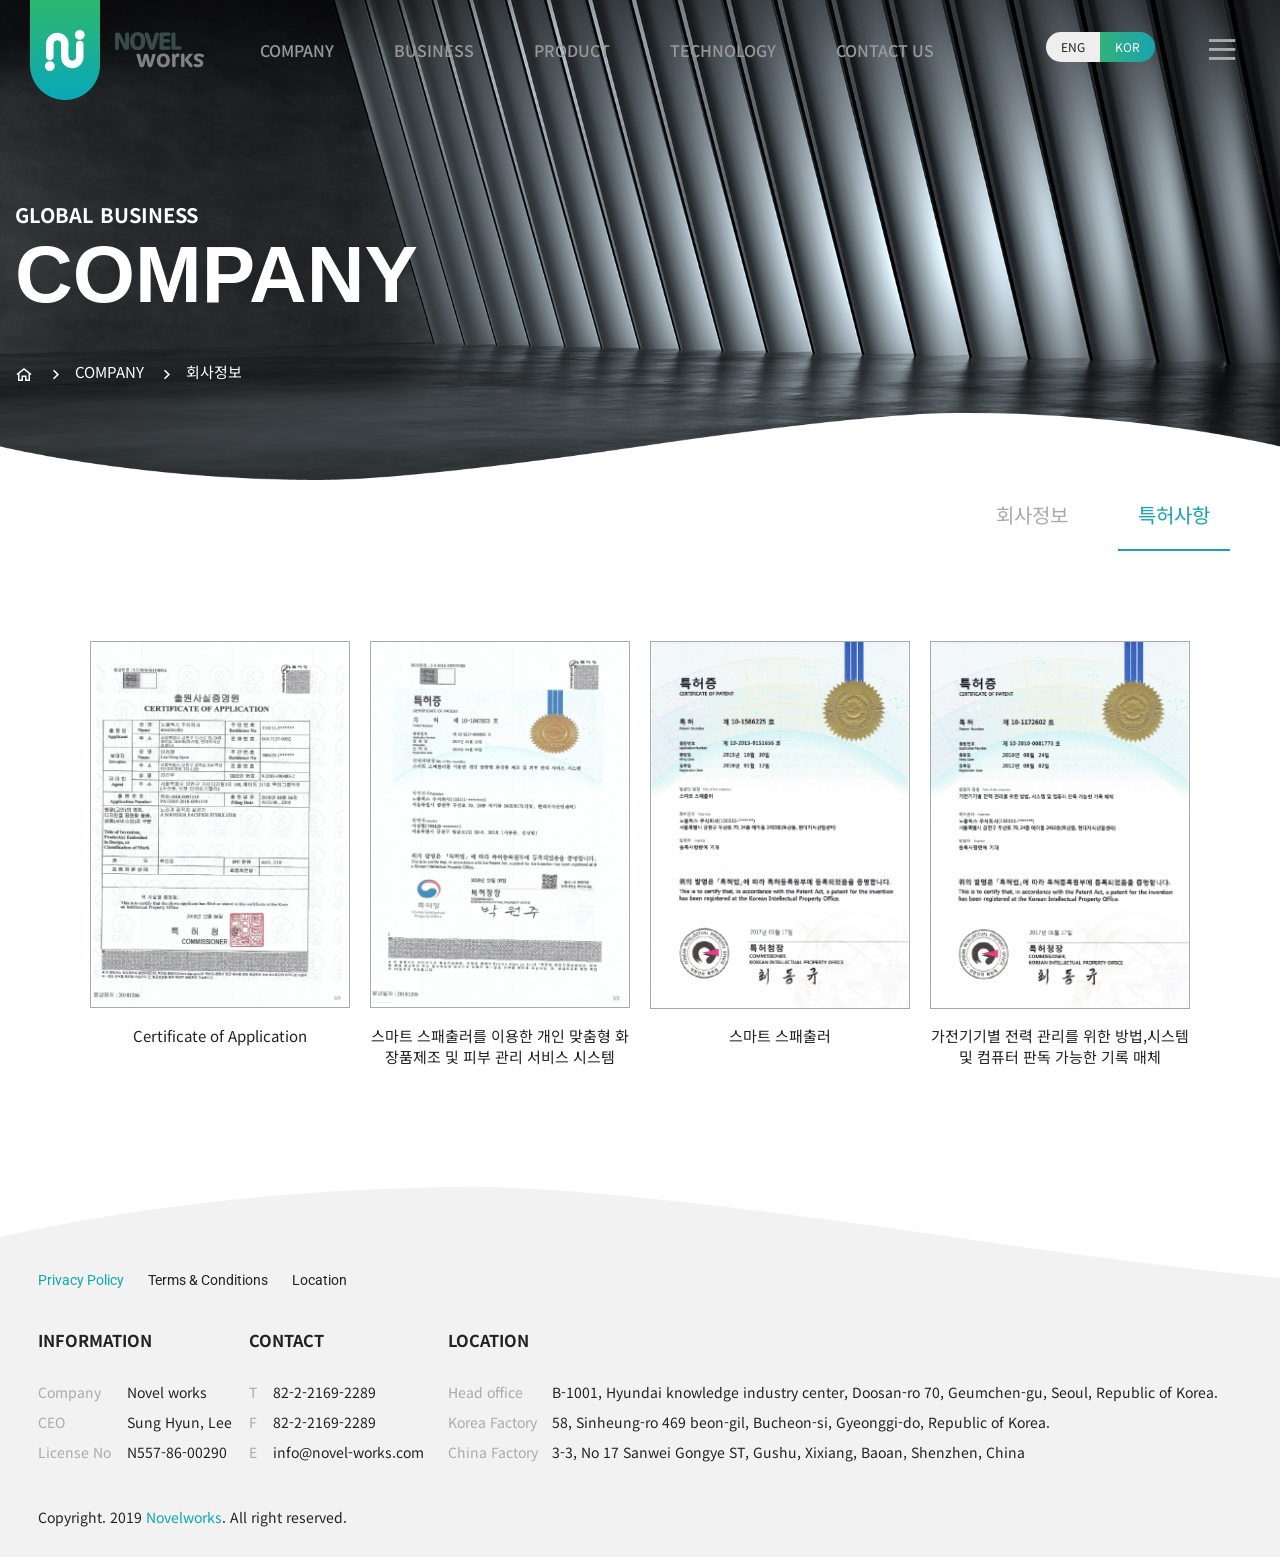
<file: portfolio/01/sub1_1.html>
<!DOCTYPE html>
<html lang="ko">
<head>
  <meta charset="UTF-8">
  <meta name="viewport" content="width=device-width, initial-scale=1.0">
  <meta http-equiv="X-UA-Compatible" content="ie=edge">
  <title>특허사항/company/노블웍스</title>
  <meta name="description" content="특허사항/company/노블웍스">
  <link href="favicon.ico" rel="shortcut icon" type="image/x-icon">
  <link rel="stylesheet" href="css/default.css">
  <link rel="stylesheet" href="css/xeicon.css">
  <link rel="stylesheet" href="css/style.css">
  <link rel="stylesheet" media="screen and (max-width: 800px)" href="css/style_mobile.css">
  <script src="https://code.jquery.com/jquery-3.4.1.min.js"></script>
  <script src="js/common.js" charset="utf-8"></script>
  <script src="js/style.js" charset="utf-8"></script>
</head>
<body>
  <div class="wrap" id="wrap">
    <a href="#container" class="skip">본문바로가기</a>
    <header>
      <div class="clear">
        <h1 class="logo"><a href="index.html"><span class="hide">노블웍스</span></a></h1>
        <div class="lang">
          <div class="lang_btn fl">
            <h2 class="hide">언어변경</h2>
            <button>ENG<span class="hide">영어버전</span></button>
            <button>KOR<span class="hide">한글버전</span></button>
          </div>
          <a href="#" class="open fl"><i></i><span class="hide">사이트맵</span></a>
        </div>
        <div class="popup_sitemap">
          <nav class="popup">
            <div>
              <h2>사이트맵</h2>
              <ul class="sitemap_menu clear">
                <li>
                  <a href="#">COMPANY</a>
                  <ul>
                    <li><a href="sub1.html">회사정보</a></li>
                    <li><a href="sub1_1.html">특허사항</a></li>
                  </ul>
                </li>
                <li>
                  <a href="#">BUSINESS</a>
                  <ul>
                    <li><a href="sub2.html">제품개발 생산</a></li>
                    <li><a href="sub2_1.html">원천기술 개발</a></li>
                  </ul>
                </li>
                <li>
                  <a href="#">PRODUCT</a>
                  <ul>
                    <li><a href="sub3.html">ALL</a></li>
                    <li><a href="">UV 소독</a></li>
                    <li><a href="">CLEAN</a></li>
                    <li><a href="">소형가전</a></li>
                  </ul>
                </li>
                <li>
                  <a href="#">TECHNOLOGY</a>
                  <ul>
                    <li><a href="sub4.html">UV LED 살균</a></li>
                    <li><a href="">광촉매살균</a></li>
                  </ul>
                </li>
                <li>
                  <a href="#">CONTACT US</a>
                  <ul>
                    <li><a href="sub5.html">Contact us</a></li>
                  </ul>
                </li>
              </ul>
              <button class="close"><span class="hide">닫기</span></button>
            </div>
          </nav>
        </div>
        <nav class="main_menu" id="main_menu">
          <h2 class="hide">주메뉴</h2>
          <ul class="clear">
            <li>
              <a href="sub1.html">COMPANY</a>
              <ul class="small_menu">
                <li><a href="sub1.html">회사정보</a></li>
                <li><a href="sub1_1.html">특허사항</a></li>
              </ul>
            </li>
            <li>
              <a href="sub2.html">BUSINESS</a>
              <ul class="small_menu">
                <li><a href="sub2.html">제품개발 생산</a></li>
                <li><a href="sub2_1.html">원천기술 개발</a></li>
              </ul>
            </li>
            <li>
              <a href="sub3.html">PRODUCT</a>
              <ul class="small_menu">
                <li><a href="sub3.html">ALL</a></li>
                <li><a href="#">UV 소독</a></li>
                <li><a href="#">CLEAN</a></li>
                <li><a href="#">소형가전</a></li>
              </ul>
            </li>
            <li>
              <a href="sub4.html">TECHNOLOGY</a>
              <ul class="small_menu">
                <li><a href="sub4.html">UV LED 살균</a></li>
                <li><a href="#">광촉매살균</a></li>
              </ul>
            </li>
            <li>
              <a href="sub5.html">CONTACT US</a>
              <ul class="small_menu">
                <li><a href="sub5.html">Contact us</a></li>
              </ul>
            </li>
          </ul>
          <div class="back_box"></div>
        </nav>
      </div>
    </header>
    <div class="com_visu visual_top">
      <div>
        <div class="top_visual">
          <b>GLOBAL BUSINESS</b>
          <p class="title_box">
            <strong>COMPANY</strong>
          </p>
        </div>
        <div class="location">
          <a href="index.html"><span class="hide">홈으로</span></a>
          <span>COMPANY</span>
          <span>회사정보</span>
        </div>
      </div>
    </div>
    <main id="container" class="company container">
      <div class="con_tap">
        <ul>
          <li><a href="sub1.html">회사정보</a></li>
          <li class="on"><a href="sub1_1.html">특허사항</a></li>
        </ul>
      </div>
      <article class="company_content">
        <div class="maato">
          <div class="com_box2">
            <ul class="patent">
              <li>
                <a href="#">
                  <span class="autoimg"><img src="images/img1.png" alt="출원사실증명서"></span>
                  <p>Certificate of Application</p>
                </a>
              </li>
              <li>
                <a href="#">
                  <span class="autoimg"><img src="images/img2.png" alt="특허증"></span>
                  <p>스마트 스패출러를 이용한 개인 맞춤형 화장품제조 및 피부 관리 서비스 시스템</p>
                </a>
              </li>
              <li>
                <a href="#">
                  <span class="autoimg"><img src="images/img3.png" alt="특허증"></span>
                  <p>스마트 스패출러</p>
                </a>
              </li>
              <li>
                <a href="#">
                  <span class="autoimg"><img src="images/img4.png" alt="특허증"></span>
                  <p>가전기기별 전력 관리를 위한 방법,시스템 및 컴퓨터 판독 가능한 기록 매체</p>
                </a>
              </li>
            </ul>
          </div>
        </div>
      </article>
  </main>
    <footer>
        <div class="qick_top">
          <a href="#"><span class="hide">상단으로이동</span></a>
        </div>
      <div class="utilmenu">
        <button>Privacy Policy</button>
        <button>Terms & Conditions</button>
        <button>Location</button>
      </div>
      <div class="foot_box infomation">
        <h3>INFORMATION</h3>
        <ul>
          <li>
            <em>Company</em>
            <i>Novel works</i>
          </li>
          <li>
            <em>CEO</em>
            <i>Sung Hyun, Lee</i>
          </li>
          <li>
            <em>License No</em>
            <i>N557-86-00290</i>
          </li>
        </ul>
      </div>
      <div class="foot_box contact">
        <h3>CONTACT</h3>
        <ul>
          <li>
            <em>T</em>
            <a href="tel:82-2-2169-2289">82-2-2169-2289</a>
          </li>
          <li>
            <em>F</em>
            <i>82-2-2169-2289</i>
          </li>
          <li>
            <em>E</em>
            <a href="email:info@novel-works.com">info@novel-works.com</a>
          </li>
        </ul>
      </div>
      <div class="foot_box foot_location">
        <h3>LOCATION</h3>
        <ul>
          <li>
            <em>Head office</em>
            <address>B-1001, Hyundai knowledge industry center, Doosan-ro 70, Geumchen-gu, Seoul, Republic of Korea.</address>
          </li>
          <li>
            <em>Korea Factory</em>
            <address>58, Sinheung-ro 469 beon-gil, Bucheon-si, Gyeonggi-do, Republic of Korea.</address>
          </li>
          <li>
            <em>China Factory</em>
            <address>3-3, No 17 Sanwei Gongye ST, Gushu, Xixiang, Baoan, Shenzhen, China </address>
          </li>
        </ul>
      </div>
      <div class="sign">
        Copyright. 2019 <span>Novelworks</span>. All right reserved.
      </div>
    </footer>
  </div>
</body>

</html>
</file>
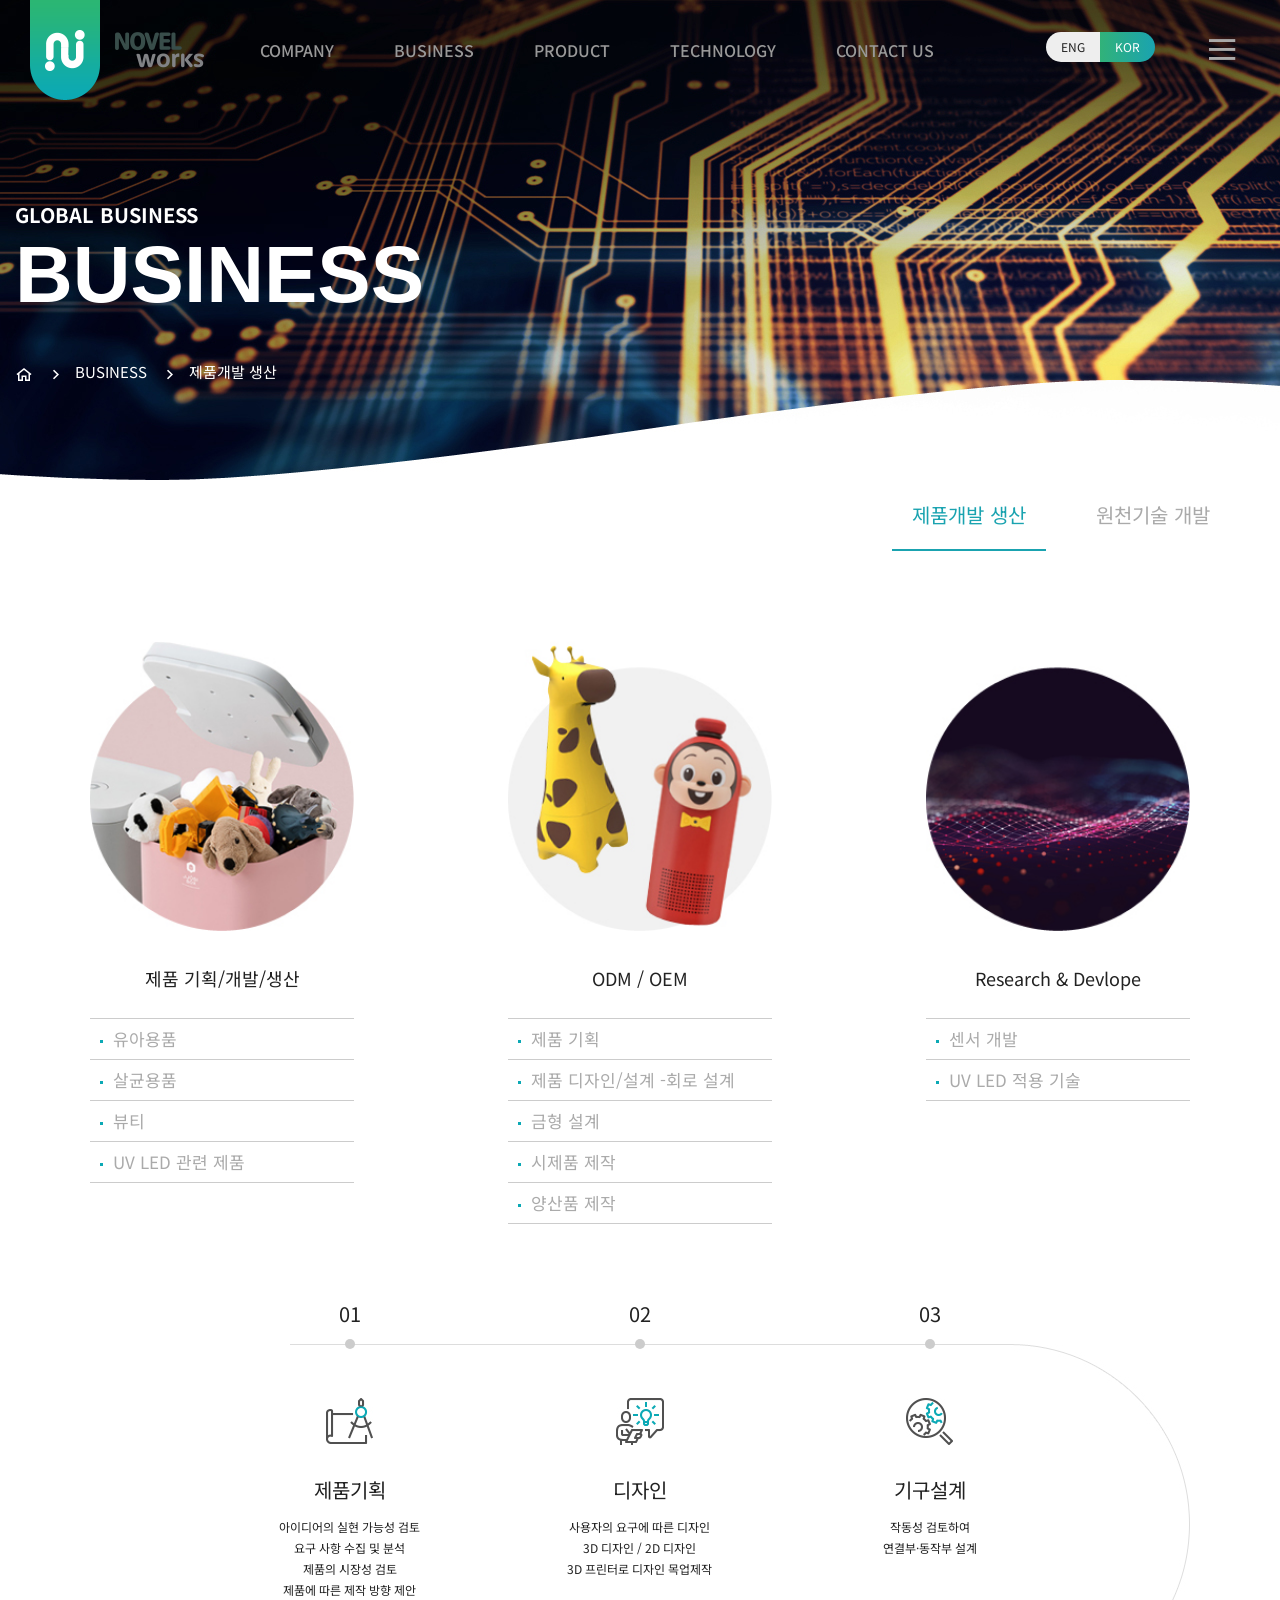
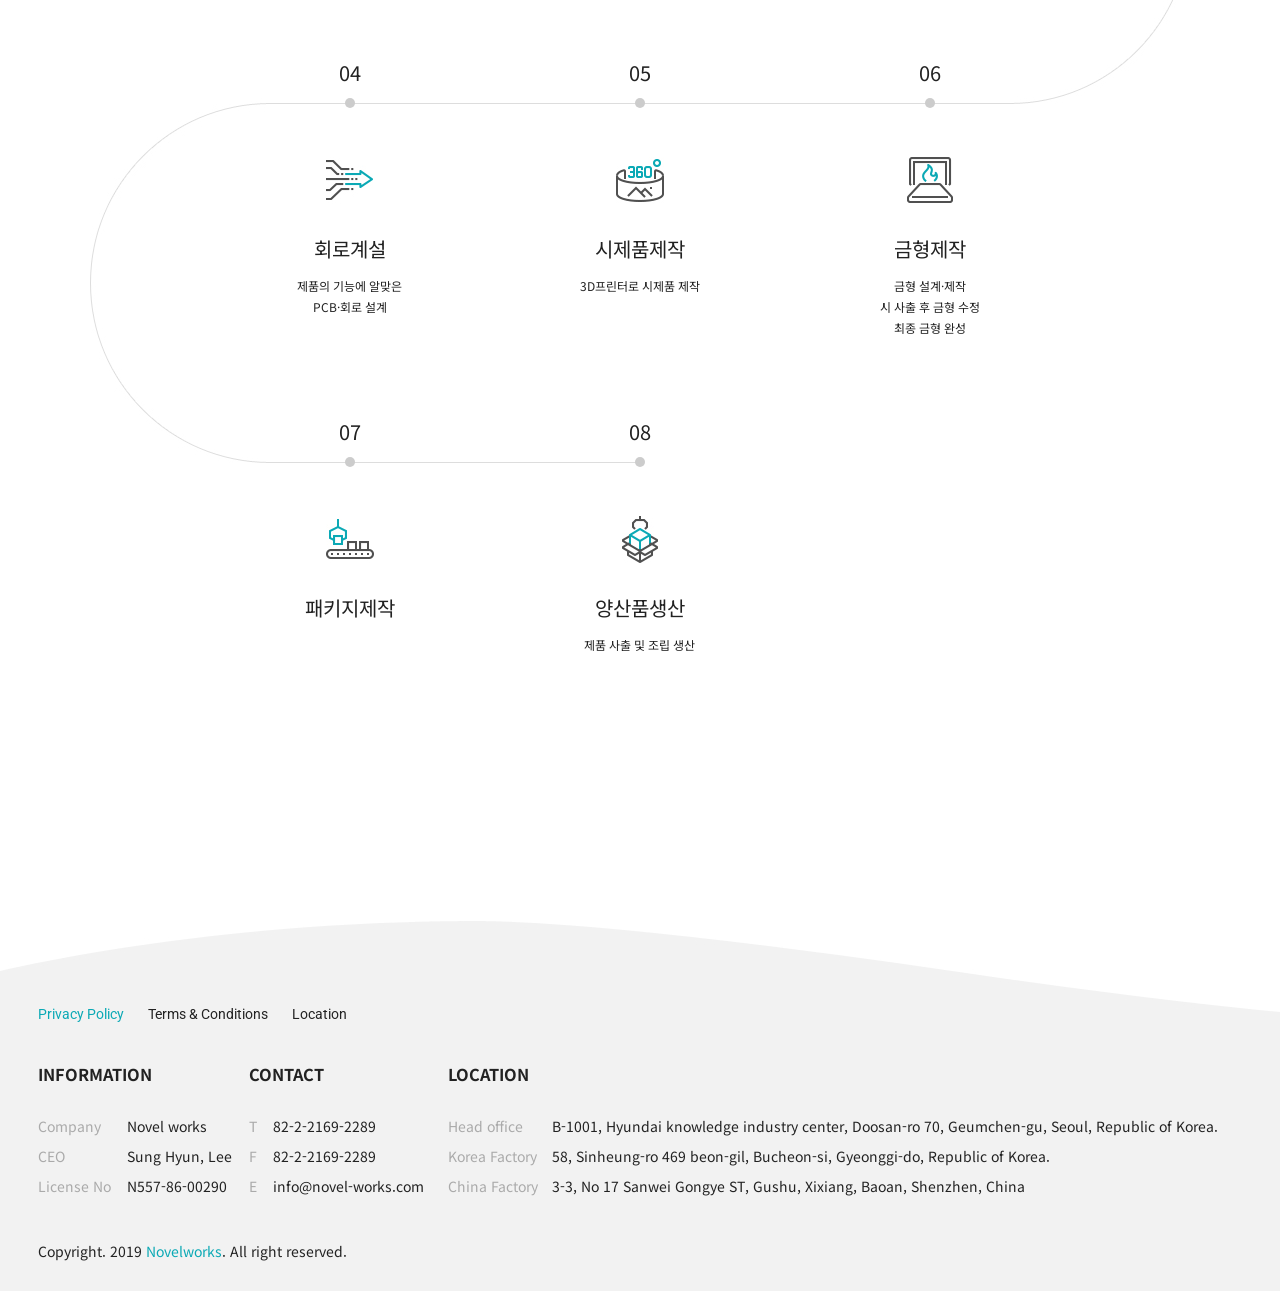
<file: portfolio/01/sub2.html>
<!DOCTYPE html>
<html lang="ko">
<head>
  <meta charset="UTF-8">
  <meta name="viewport" content="width=device-width, initial-scale=1.0">
  <meta http-equiv="X-UA-Compatible" content="ie=edge">
  <title>제품개발 생산/BUSINESS/노블웍스</title>
  <meta name="description" content="제품개발 생산/BUSINESS/노블웍스">
  <link href="favicon.ico" rel="shortcut icon" type="image/x-icon">
  <link rel="stylesheet" href="css/default.css">
  <link rel="stylesheet" href="css/xeicon.css">
  <link rel="stylesheet" href="css/style.css">
  <link rel="stylesheet" media="screen and (max-width: 800px)" href="css/style_mobile.css">
  <script src="https://code.jquery.com/jquery-3.4.1.min.js"></script>
  <script src="js/common.js" charset="utf-8"></script>
  <script src="js/style.js" charset="utf-8"></script>
</head>
<body>
  <div class="wrap" id="wrap">
      <a href="#container" class="skip">본문바로가기</a>
    <header>
      <div class="clear">
        <h1 class="logo"><a href="index.html"><span class="hide">노블웍스</span></a></h1>
        <div class="lang">
          <div class="lang_btn fl">
            <h2 class="hide">언어변경</h2>
            <button>ENG<span class="hide">영어버전</span></button>
            <button>KOR<span class="hide">한글버전</span></button>
          </div>
          <a href="#" class="open fl"><i></i><span class="hide">사이트맵</span></a>
        </div>
        <div class="popup_sitemap">
          <nav class="popup">
            <div>
              <h2>사이트맵</h2>
              <ul class="sitemap_menu clear">
                <li>
                  <a href="#">COMPANY</a>
                  <ul>
                    <li><a href="sub1.html">회사정보</a></li>
                    <li><a href="sub1_1.html">특허사항</a></li>
                  </ul>
                </li>
                <li>
                  <a href="#">BUSINESS</a>
                  <ul>
                    <li><a href="sub2.html">제품개발 생산</a></li>
                    <li><a href="sub2_1.html">원천기술 개발</a></li>
                  </ul>
                </li>
                <li>
                  <a href="#">PRODUCT</a>
                  <ul>
                    <li><a href="sub3.html">ALL</a></li>
                    <li><a href="">UV 소독</a></li>
                    <li><a href="">CLEAN</a></li>
                    <li><a href="">소형가전</a></li>
                  </ul>
                </li>
                <li>
                  <a href="#">TECHNOLOGY</a>
                  <ul>
                    <li><a href="sub4.html">UV LED 살균</a></li>
                    <li><a href="">광촉매살균</a></li>
                  </ul>
                </li>
                <li>
                  <a href="#">CONTACT US</a>
                  <ul>
                    <li><a href="sub5.html">Contact us</a></li>
                  </ul>
                </li>
              </ul>
              <button class="close"><span class="hide">닫기</span></button>
            </div>
          </nav>
        </div>
        <nav class="main_menu" id="main_menu">
          <h2 class="hide">주메뉴</h2>
          <ul class="clear">
            <li>
              <a href="sub1.html">COMPANY</a>
              <ul class="small_menu">
                <li><a href="sub1.html">회사정보</a></li>
                <li><a href="sub1_1.html">특허사항</a></li>
              </ul>
            </li>
            <li>
              <a href="sub2.html">BUSINESS</a>
              <ul class="small_menu">
                <li><a href="sub2.html">제품개발 생산</a></li>
                <li><a href="sub2_1.html">원천기술 개발</a></li>
              </ul>
            </li>
            <li>
              <a href="sub3.html">PRODUCT</a>
              <ul class="small_menu">
                <li><a href="sub3.html">ALL</a></li>
                <li><a href="#">UV 소독</a></li>
                <li><a href="#">CLEAN</a></li>
                <li><a href="#">소형가전</a></li>
              </ul>
            </li>
            <li>
              <a href="sub4.html">TECHNOLOGY</a>
              <ul class="small_menu">
                <li><a href="sub4.html">UV LED 살균</a></li>
                <li><a href="#">광촉매살균</a></li>
              </ul>
            </li>
            <li>
              <a href="sub5.html">CONTACT US</a>
              <ul class="small_menu">
                <li><a href="sub5.html">Contact us</a></li>
              </ul>
            </li>
          </ul>
          <div class="back_box"></div>
        </nav>
      </div>
    </header>
    <div class="busi_visu visual_top">
      <div>
        <div class="top_visual">
          <b>GLOBAL BUSINESS</b>
          <p class="title_box">
            <strong>BUSINESS</strong>
          </p>
        </div>
        <div class="location">
          <a href="index.html"><span class="hide">홈으로</span></a>
          <span>BUSINESS</span>
          <span>제품개발 생산</span>
        </div>
      </div>
    </div>
    <main id="container" class="business container">
      <div class="con_tap">
        <ul>
          <li class="on"><a href="sub2.html">제품개발 생산</a></li>
          <li><a href="sub2_1.html">원천기술 개발</a></li>
        </ul>
      </div>
      <div class="business_content content clear">
        <div class="busines_box maato">
          <div class="busi_top clear">
            <div class="busi_box">
              <div>
                <h3>제품 기획/개발/생산</h3>
                <ul>
                  <li>유아용품</li>
                  <li>살균용품</li>
                  <li>뷰티</li>
                  <li>UV LED 관련 제품</li>
                </ul>
              </div>
            </div>
            <div class="busi_box">
              <div>
                <h3>ODM / OEM</h3>
                <ul>
                  <li>제품 기획</li>
                  <li>제품 디자인/설계 -회로 설계</li>
                  <li>금형 설계</li>
                  <li>시제품 제작</li>
                  <li>양산품 제작</li>
                </ul>
              </div>
            </div>
            <div class="busi_box">
              <div>
                <h3>Research & Devlope</h3>
                <ul>
                  <li>센서 개발</li>
                  <li>UV LED 적용 기술</li>
                </ul>
              </div>
            </div>
          </div>
          <div class="anicontent busi_btm">
            <ul class="clear">
              <li>
                <div>
                  <span>01</span>
                <img src="images/main_con02_icon01.jpg" alt="">
                </div>
                <p>
                  <em>제품기획</em>
                  <i>아이디어의 실현 가능성 검토<br>
                    요구 사항 수집 및 분석<br>
                    제품의 시장성 검토<br>
                    제품에 따른 제작 방향 제안</i>
                </p>
              </li>
              <li>
                <div><span>02</span>
                <img src="images/main_con02_icon02.jpg" alt=""></div>
                <p>
                  <em>디자인</em>
                  <i>사용자의 요구에 따른 디자인<br>
                    3D 디자인 / 2D 디자인<br>
                    3D 프린터로 디자인 목업제작</i>
                </p>
              </li>
              <li>
                <div><span>03</span>
                <img src="images/main_con02_icon03.jpg" alt=""></div>
                <p>
                  <em>기구설계</em>
                  <i>작동성 검토하여<br>
                    연결부·동작부 설계</i>
                </p>
              </li>
              <li>
                <div><span>04</span>
                <img src="images/main_con02_icon04.jpg" alt=""></div>
                <p>
                  <em>회로계설</em>
                  <i>제품의 기능에 알맞은<br>
                    PCB·회로 설계</i>
                </p>
              </li>
              <li>
                <div><span>05</span>
                <img src="images/main_con02_icon05.jpg" alt=""></div>
                <p>
                  <em>시제품제작</em>
                  <i>3D프린터로 시제품 제작</i>
                </p>
              </li>
              <li>
                <div><span>06</span>
                <img src="images/main_con02_icon06.jpg" alt=""></div>
                <p>
                  <em>금형제작</em>
                  <i>금형 설계·제작<br>
                    시 사출 후 금형 수정<br>
                    최종 금형 완성</i>
                </p>
              </li>
              <li>
                <div><span>07</span>
                <img src="images/main_con02_icon07.jpg" alt=""></div>
                <p>
                  <em>패키지제작</em>
                </p>
              </li>
              <li>
                <div><span>08</span>
                <img src="images/main_con02_icon08.jpg" alt=""></div>
                <p>
                  <em>양산품생산</em>
                  <i>제품 사출 및 조립 생산</i>
                </p>
              </li>
            </ul>
          </div>
        </div>
      </div>
  </main>
    <footer>
        <div class="qick_top">
          <a href="#"><span class="hide">상단으로이동</span></a>
        </div>
      <div class="utilmenu">
        <button>Privacy Policy</button>
        <button>Terms & Conditions</button>
        <button>Location</button>
      </div>
      <div class="foot_box infomation">
        <h3>INFORMATION</h3>
        <ul>
          <li>
            <em>Company</em>
            <i>Novel works</i>
          </li>
          <li>
            <em>CEO</em>
            <i>Sung Hyun, Lee</i>
          </li>
          <li>
            <em>License No</em>
            <i>N557-86-00290</i>
          </li>
        </ul>
      </div>
      <div class="foot_box contact">
        <h3>CONTACT</h3>
        <ul>
          <li>
            <em>T</em>
            <a href="tel:82-2-2169-2289">82-2-2169-2289</a>
          </li>
          <li>
            <em>F</em>
            <i>82-2-2169-2289</i>
          </li>
          <li>
            <em>E</em>
            <a href="email:info@novel-works.com">info@novel-works.com</a>
          </li>
        </ul>
      </div>
      <div class="foot_box foot_location">
        <h3>LOCATION</h3>
        <ul>
          <li>
            <em>Head office</em>
            <address>B-1001, Hyundai knowledge industry center, Doosan-ro 70, Geumchen-gu, Seoul, Republic of Korea.</address>
          </li>
          <li>
            <em>Korea Factory</em>
            <address>58, Sinheung-ro 469 beon-gil, Bucheon-si, Gyeonggi-do, Republic of Korea.</address>
          </li>
          <li>
            <em>China Factory</em>
            <address>3-3, No 17 Sanwei Gongye ST, Gushu, Xixiang, Baoan, Shenzhen, China </address>
          </li>
        </ul>
      </div>
      <div class="sign">
        Copyright. 2019 <span>Novelworks</span>. All right reserved.
      </div>
    </footer>
  </div>
</body>

</html>
</file>
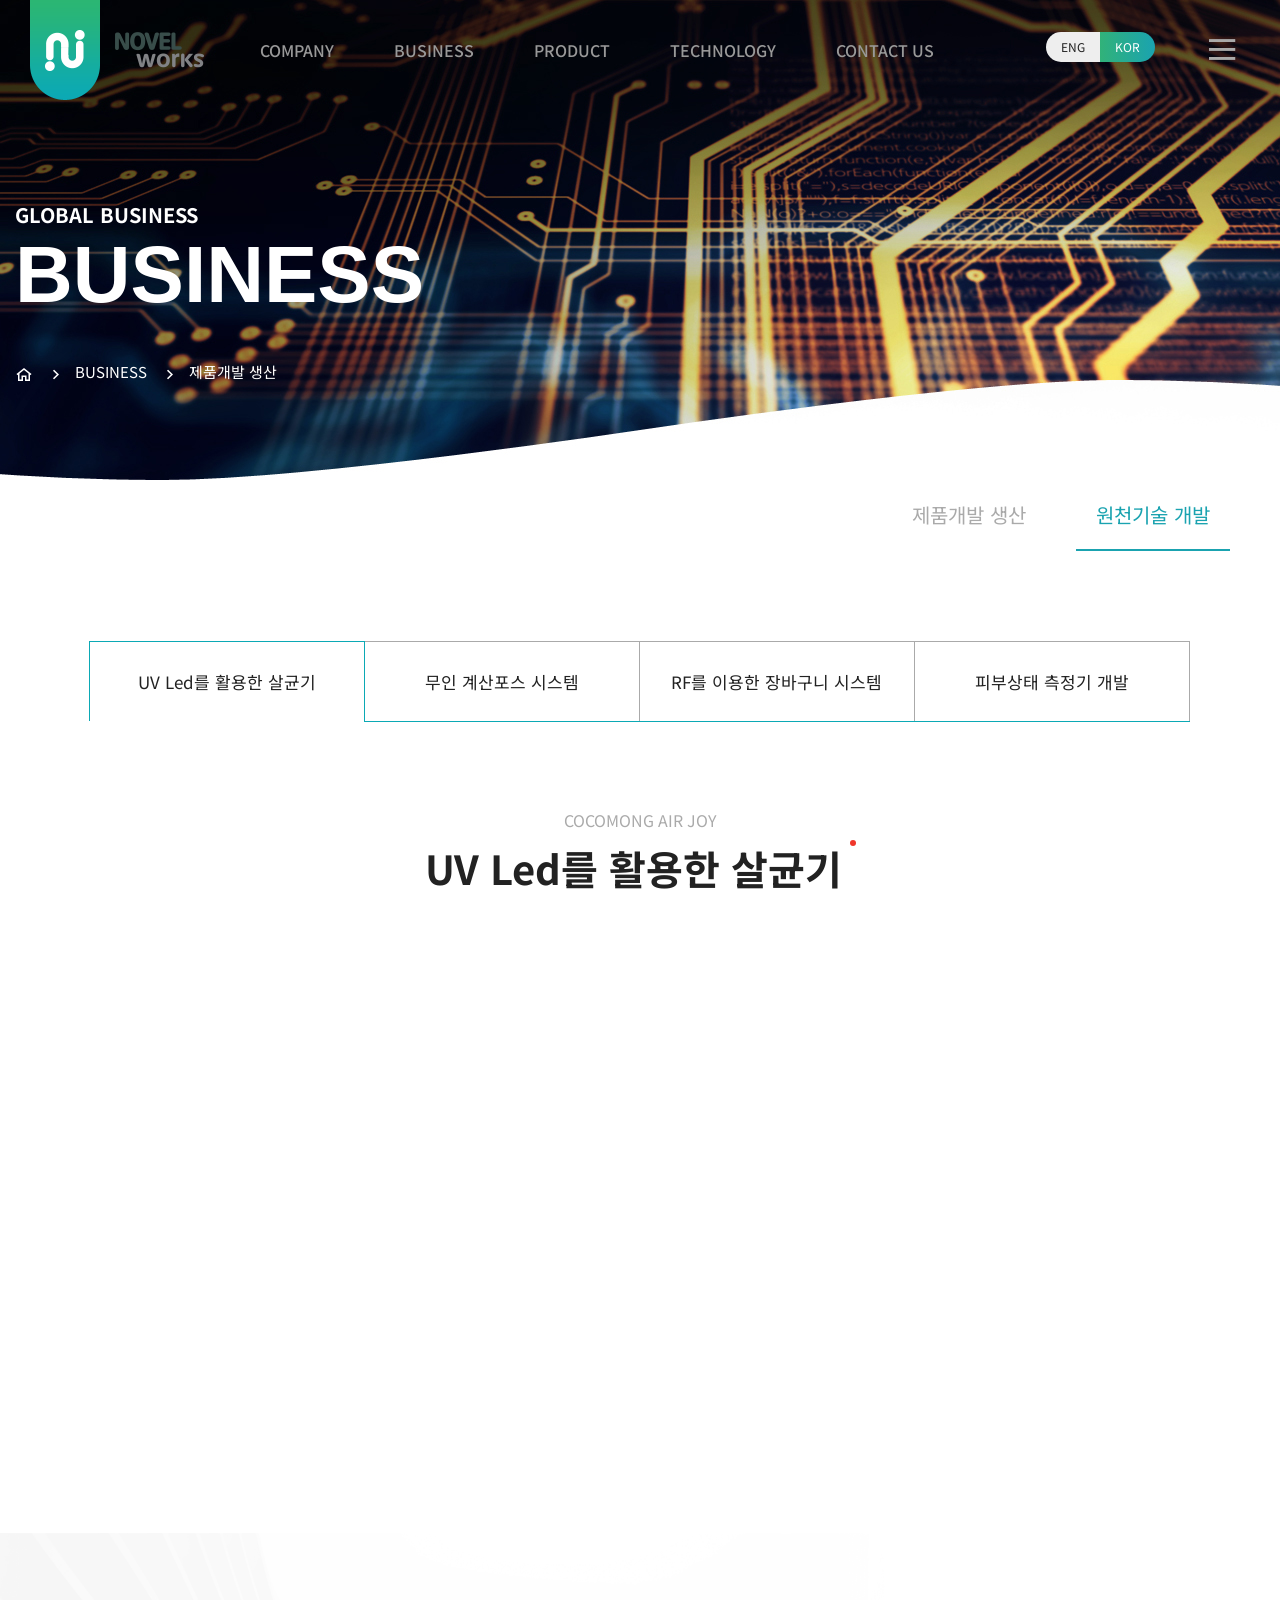
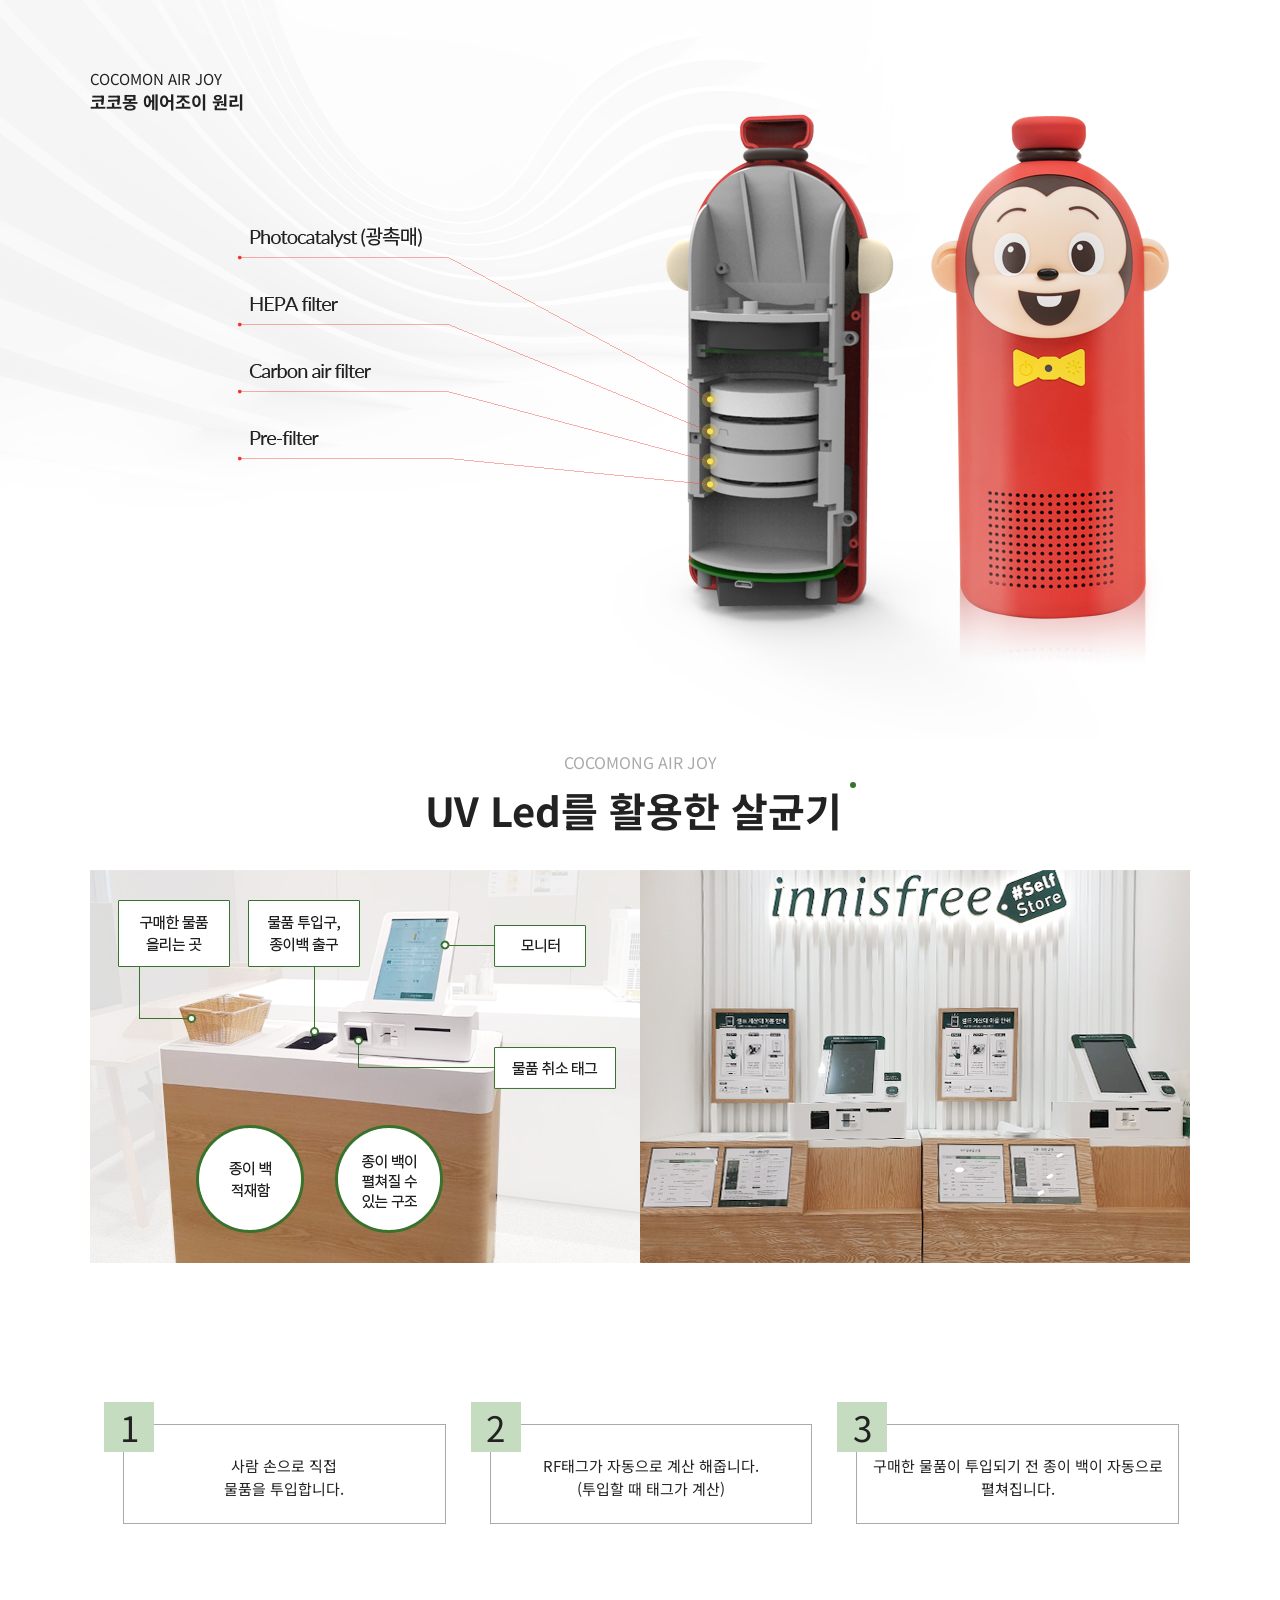
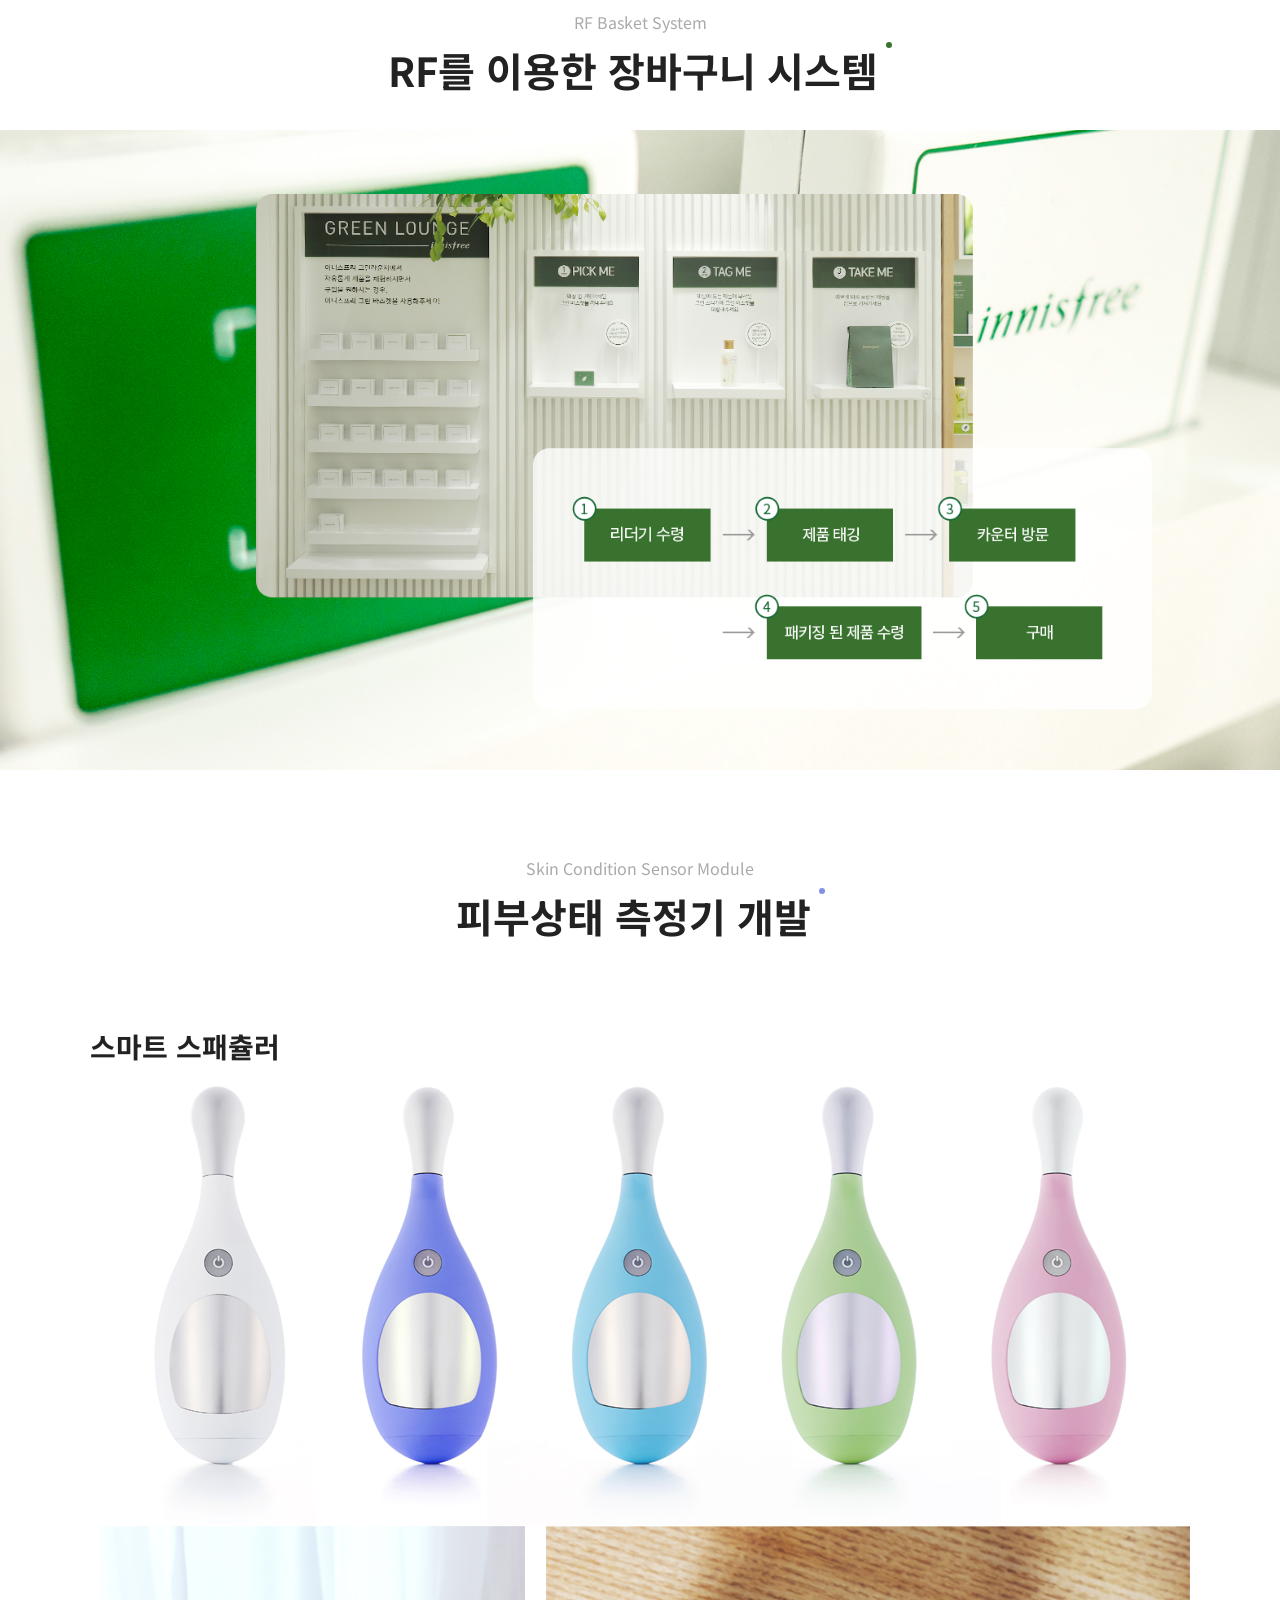
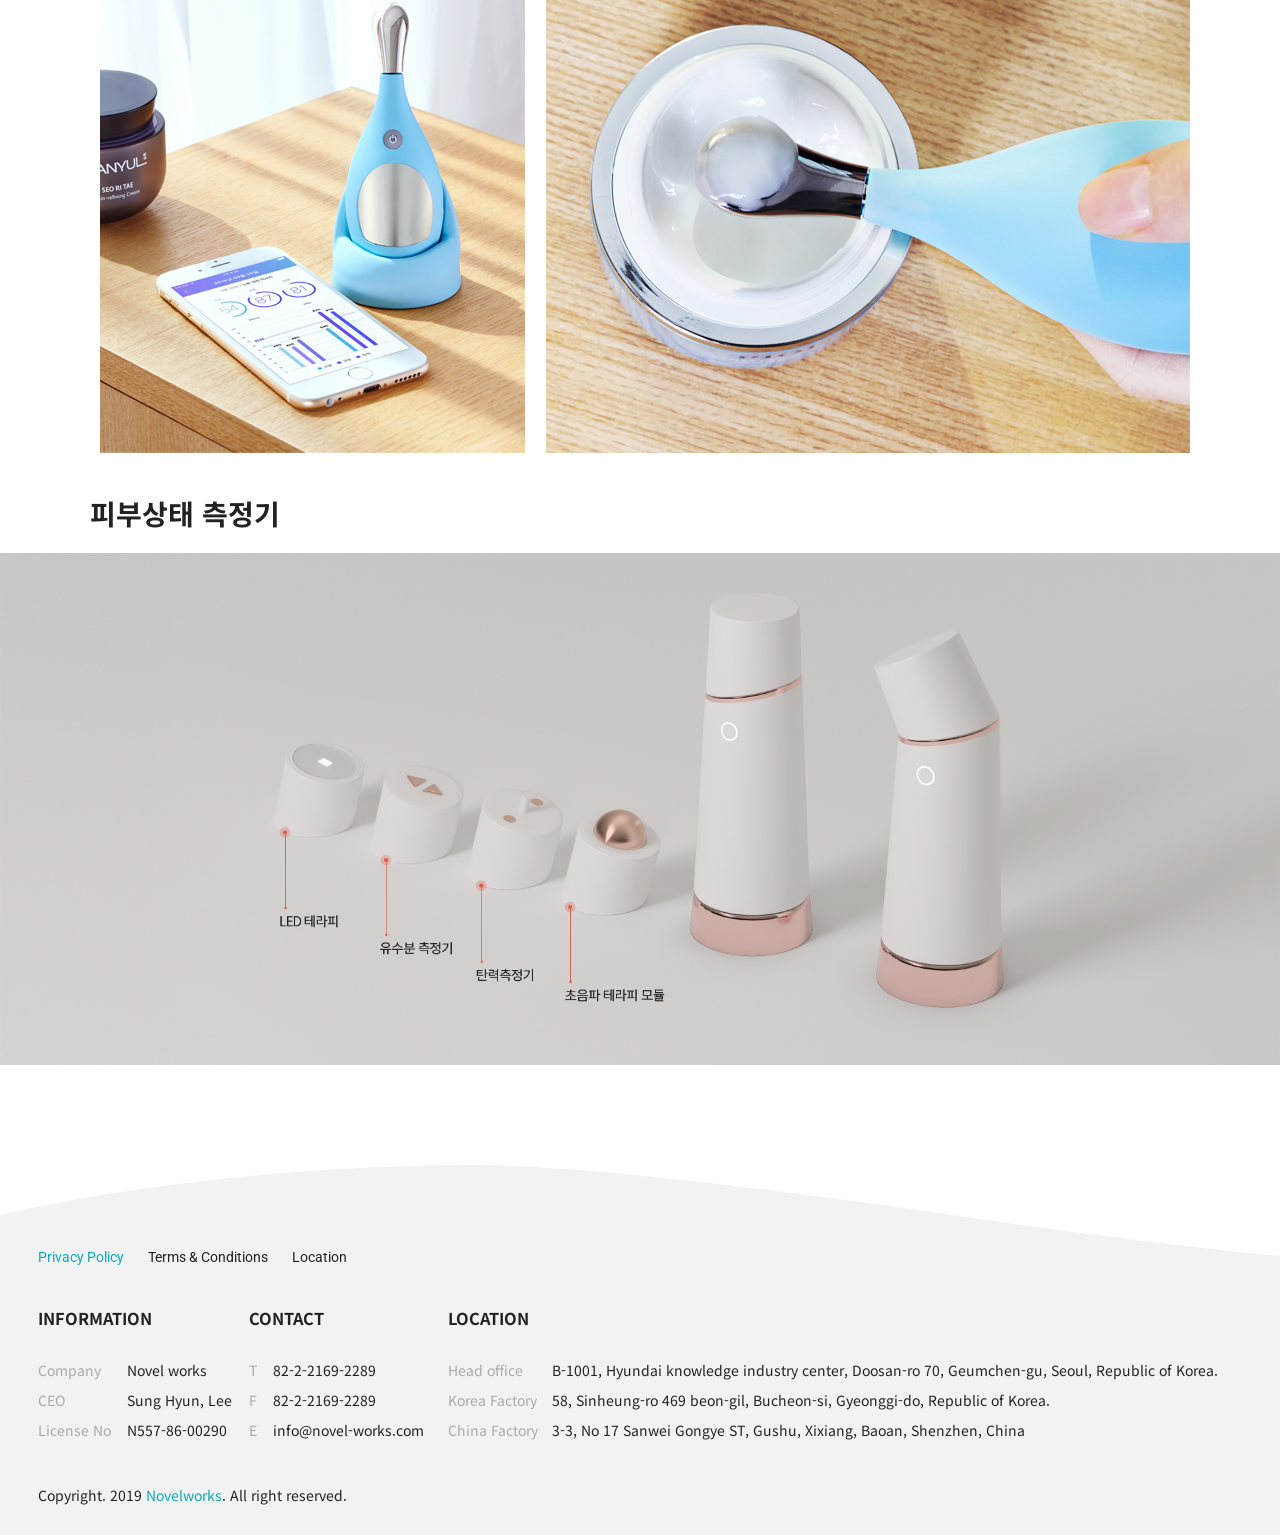
<file: portfolio/01/sub2_1.html>
<!DOCTYPE html>
<html lang="ko">
<head>
  <meta charset="UTF-8">
  <meta name="viewport" content="width=device-width, initial-scale=1.0">
  <meta http-equiv="X-UA-Compatible" content="ie=edge">
  <title>원천기술 개발/BUSINESS/노블웍스</title>
  <meta name="description" content="원천기술 개발/BUSINESS/노블웍스">
  <link href="favicon.ico" rel="shortcut icon" type="image/x-icon">
  <link rel="stylesheet" href="css/default.css">
  <link rel="stylesheet" href="css/xeicon.css">
  <link rel="stylesheet" href="css/style.css">
  <link rel="stylesheet" media="screen and (max-width: 800px)" href="css/style_mobile.css">
  <script src="https://code.jquery.com/jquery-3.4.1.min.js"></script>
  <script src="js/common.js" charset="utf-8"></script>
  <script src="js/style.js" charset="utf-8"></script>
</head>
<body>
  <div class="wrap" id="wrap">
      <a href="#container" class="skip">본문바로가기</a>
    <header>
      <div class="clear">
        <h1 class="logo"><a href="index.html"><span class="hide">노블웍스</span></a></h1>
        <div class="lang">
          <div class="lang_btn fl">
            <h2 class="hide">언어변경</h2>
            <button>ENG<span class="hide">영어버전</span></button>
            <button>KOR<span class="hide">한글버전</span></button>
          </div>
          <a href="#" class="open fl"><i></i><span class="hide">사이트맵</span></a>
        </div>
        <div class="popup_sitemap">
          <nav class="popup">
            <div>
              <h2>사이트맵</h2>
              <ul class="sitemap_menu clear">
                <li>
                  <a href="#">COMPANY</a>
                  <ul>
                    <li><a href="sub1.html">회사정보</a></li>
                    <li><a href="sub1_1.html">특허사항</a></li>
                  </ul>
                </li>
                <li>
                  <a href="#">BUSINESS</a>
                  <ul>
                    <li><a href="sub2.html">제품개발 생산</a></li>
                    <li><a href="sub2_1.html">원천기술 개발</a></li>
                  </ul>
                </li>
                <li>
                  <a href="#">PRODUCT</a>
                  <ul>
                    <li><a href="sub3.html">ALL</a></li>
                    <li><a href="">UV 소독</a></li>
                    <li><a href="">CLEAN</a></li>
                    <li><a href="">소형가전</a></li>
                  </ul>
                </li>
                <li>
                  <a href="#">TECHNOLOGY</a>
                  <ul>
                    <li><a href="sub4.html">UV LED 살균</a></li>
                    <li><a href="">광촉매살균</a></li>
                  </ul>
                </li>
                <li>
                  <a href="#">CONTACT US</a>
                  <ul>
                    <li><a href="sub5.html">Contact us</a></li>
                  </ul>
                </li>
              </ul>
              <button class="close"><span class="hide">닫기</span></button>
            </div>
          </nav>
        </div>
        <nav class="main_menu" id="main_menu">
          <h2 class="hide">주메뉴</h2>
          <ul class="clear">
            <li>
              <a href="sub1.html">COMPANY</a>
              <ul class="small_menu">
                <li><a href="sub1.html">회사정보</a></li>
                <li><a href="sub1_1.html">특허사항</a></li>
              </ul>
            </li>
            <li>
              <a href="sub2.html">BUSINESS</a>
              <ul class="small_menu">
                <li><a href="sub2.html">제품개발 생산</a></li>
                <li><a href="sub2_1.html">원천기술 개발</a></li>
              </ul>
            </li>
            <li>
              <a href="sub3.html">PRODUCT</a>
              <ul class="small_menu">
                <li><a href="sub3.html">ALL</a></li>
                <li><a href="#">UV 소독</a></li>
                <li><a href="#">CLEAN</a></li>
                <li><a href="#">소형가전</a></li>
              </ul>
            </li>
            <li>
              <a href="sub4.html">TECHNOLOGY</a>
              <ul class="small_menu">
                <li><a href="sub4.html">UV LED 살균</a></li>
                <li><a href="#">광촉매살균</a></li>
              </ul>
            </li>
            <li>
              <a href="sub5.html">CONTACT US</a>
              <ul class="small_menu">
                <li><a href="sub5.html">Contact us</a></li>
              </ul>
            </li>
          </ul>
          <div class="back_box"></div>
        </nav>
      </div>
    </header>
    <div class="busi_visu visual_top">
      <div>
        <div class="top_visual">
          <b>GLOBAL BUSINESS</b>
          <p class="title_box">
            <strong>BUSINESS</strong>
          </p>
        </div>
        <div class="location">
          <a href="index.html"><span class="hide">홈으로</span></a>
          <span>BUSINESS</span>
          <span>제품개발 생산</span>
        </div>
      </div>
    </div>
    <main id="container" class="business container">
      <div class="con_tap">
        <ul>
          <li><a href="sub2.html">제품개발 생산</a></li>
          <li class="on"><a href="sub2_1.html">원천기술 개발</a></li>
        </ul>
      </div>
      <div class="business_content clear">
        <div class="busines_box">
          <div class="btm_line">
            <ul class="scroll_tap clear">
              <li class="on"><a href="#">UV Led를<br> 활용한 살균기</a></li>
              <li><a href="#">무인 계산포스<br> 시스템</a></li>
              <li><a href="#">RF를 이용한<br> 장바구니 시스템</a></li>
              <li><a href="#">피부상태<br> 측정기 개발</a></li>
            </ul>
          </div>
          <article class="scroll_ani uvled">
            <div class="maato">
              <p class="busi_text">COCOMONG AIR JOY</p>
              <h2 class="busi_title cir1">UV Led를 활용한 살균기</h2>
              <div class="iframe_padding">
                <iframe title="vimeo-player" src="https://player.vimeo.com/video/355900143" allowfullscreen></iframe>
              </div>
              <div class="cocomongair">
                <p>COCOMON AIR JOY</p>
                <h3>코코몽 에어조이 원리</h3>
                <span class="autoimg"><img src="images/develop_con01_img01.png" alt="코코몽에어조이원리"></span>
              </div>
            </div>
          </article>
          <article class="scroll_ani selfcheck">
            <div class="maato">
              <p class="busi_text">COCOMONG AIR JOY</p>
              <h2 class="busi_title cir2">UV Led를 활용한 살균기</h2>
              <figure>
                <span  class="autoimg"><img src="images/develop_con02_img01.jpg" alt="포스구조설명"></span>
                <span  class="autoimg"><img src="images/develop_con02_img02.jpg" alt="셀프계산대"></span>
              </figure>
              <ul class="self_info clear">
                <li>
                  <p>
                    <span>1</span>
                    사람 손으로 직접<br>
                    물품을 투입합니다.</p>
                </li>
                <li>
                  <p>
                    <span>2</span>
                    RF태그가 자동으로
                    계산 해줍니다.<br>
                    (투입할 때 태그가 계산)</p>
                </li>
                <li>
                  <p>
                    <span>3</span>
                    구매한 물품이 투입되기
                    전 종이 백이 자동으로<br>
                    펼쳐집니다.</p>
                </li>
              </ul>
            </div>
          </article>
          <article class="scroll_ani rf_basket">
            <div class="maato">
              <p class="busi_text">RF Basket System</p>
              <h2 class="busi_title cir3">RF를 이용한 장바구니 시스템</h2>
            </div>
            <div class="rf_img">
              <img src="images/develop_con03_img.png" alt="장바구니 시스템">
            </div>
          </article>
          <article class="scroll_ani skin_condition">
            <div class="maato">
              <p class="busi_text">Skin Condition Sensor Module</p>
              <h2 class="busi_title cir4">피부상태 측정기 개발</h2>
              <h3>스마트 스패츌러</h3>
              <figure>
                <span class="autoimg"><img src="images/develop_con04_img01.jpg" alt=""></span>
                <span class="autoimg fl"><img src="images/develop_con04_img02.jpg" alt=""></span>
                <span class="autoimg fl"><img src="images/develop_con04_img03.jpg" alt=""></span>
              </figure>
              <h3 class="sub_title">피부상태 측정기</h3>
            </div>
            <div class="skin_img">

            </div>
          </article>
        </div>
      </div>
  </main>
    <footer>
        <div class="qick_top">
          <a href="#"><span class="hide">상단으로이동</span></a>
        </div>
      <div class="utilmenu">
        <button>Privacy Policy</button>
        <button>Terms & Conditions</button>
        <button>Location</button>
      </div>
      <div class="foot_box infomation">
        <h3>INFORMATION</h3>
        <ul>
          <li>
            <em>Company</em>
            <i>Novel works</i>
          </li>
          <li>
            <em>CEO</em>
            <i>Sung Hyun, Lee</i>
          </li>
          <li>
            <em>License No</em>
            <i>N557-86-00290</i>
          </li>
        </ul>
      </div>
      <div class="foot_box contact">
        <h3>CONTACT</h3>
        <ul>
          <li>
            <em>T</em>
            <a href="tel:82-2-2169-2289">82-2-2169-2289</a>
          </li>
          <li>
            <em>F</em>
            <i>82-2-2169-2289</i>
          </li>
          <li>
            <em>E</em>
            <a href="email:info@novel-works.com">info@novel-works.com</a>
          </li>
        </ul>
      </div>
      <div class="foot_box foot_location">
        <h3>LOCATION</h3>
        <ul>
          <li>
            <em>Head office</em>
            <address>B-1001, Hyundai knowledge industry center, Doosan-ro 70, Geumchen-gu, Seoul, Republic of Korea.</address>
          </li>
          <li>
            <em>Korea Factory</em>
            <address>58, Sinheung-ro 469 beon-gil, Bucheon-si, Gyeonggi-do, Republic of Korea.</address>
          </li>
          <li>
            <em>China Factory</em>
            <address>3-3, No 17 Sanwei Gongye ST, Gushu, Xixiang, Baoan, Shenzhen, China </address>
          </li>
        </ul>
      </div>
      <div class="sign">
        Copyright. 2019 <span>Novelworks</span>. All right reserved.
      </div>
    </footer>
  </div>
</body>

</html>
</file>
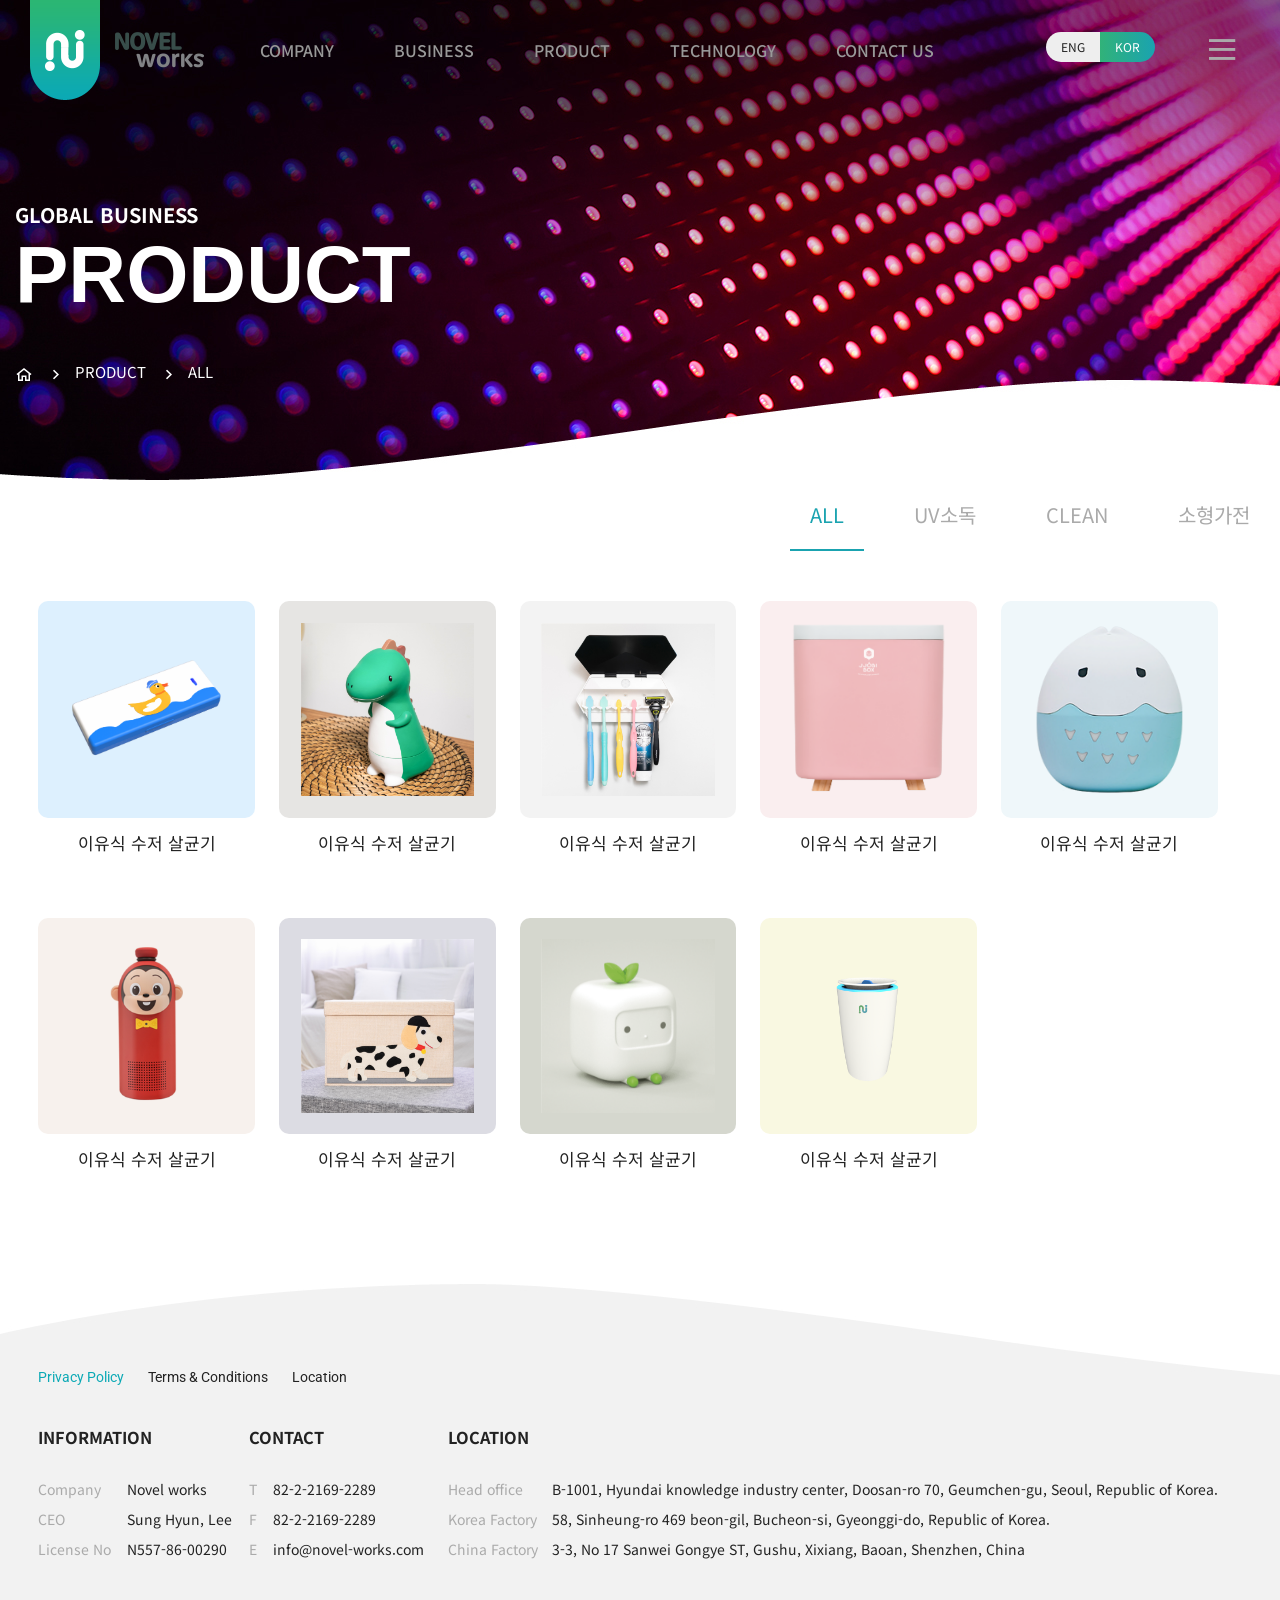
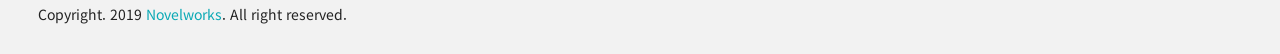
<file: portfolio/01/sub3.html>
<!DOCTYPE html>
<html lang="ko">
<head>
  <meta charset="UTF-8">
  <meta name="viewport" content="width=device-width, initial-scale=1.0">
  <meta http-equiv="X-UA-Compatible" content="ie=edge">
  <title>all/ PRODUCT/노블웍스</title>
  <meta name="description" content="all/ PRODUCT/노블웍스">
  <link href="favicon.ico" rel="shortcut icon" type="image/x-icon">
  <link rel="stylesheet" href="css/default.css">
  <link rel="stylesheet" href="css/xeicon.css">
  <link rel="stylesheet" href="css/style.css">
  <link rel="stylesheet" media="screen and (max-width: 800px)" href="css/style_mobile.css">
  <script src="https://code.jquery.com/jquery-3.4.1.min.js"></script>
  <script src="js/common.js" charset="utf-8"></script>
  <script src="js/style.js" charset="utf-8"></script>
</head>
<body>
  <div class="wrap" id="wrap">
      <a href="#container" class="skip">본문바로가기</a>
    <header>
      <div class="clear">
        <h1 class="logo"><a href="index.html"><span class="hide">노블웍스</span></a></h1>
        <div class="lang">
          <div class="lang_btn fl">
            <h2 class="hide">언어변경</h2>
            <button>ENG<span class="hide">영어버전</span></button>
            <button>KOR<span class="hide">한글버전</span></button>
          </div>
          <a href="#" class="open fl"><i></i><span class="hide">사이트맵</span></a>
        </div>
        <div class="popup_sitemap">
          <nav class="popup">
            <div>
              <h2>사이트맵</h2>
              <ul class="sitemap_menu clear">
                <li>
                  <a href="#">COMPANY</a>
                  <ul>
                    <li><a href="sub1.html">회사정보</a></li>
                    <li><a href="sub1_1.html">특허사항</a></li>
                  </ul>
                </li>
                <li>
                  <a href="#">BUSINESS</a>
                  <ul>
                    <li><a href="sub2.html">제품개발 생산</a></li>
                    <li><a href="sub2_1.html">원천기술 개발</a></li>
                  </ul>
                </li>
                <li>
                  <a href="#">PRODUCT</a>
                  <ul>
                    <li><a href="sub3.html">ALL</a></li>
                    <li><a href="">UV 소독</a></li>
                    <li><a href="">CLEAN</a></li>
                    <li><a href="">소형가전</a></li>
                  </ul>
                </li>
                <li>
                  <a href="#">TECHNOLOGY</a>
                  <ul>
                    <li><a href="sub4.html">UV LED 살균</a></li>
                    <li><a href="">광촉매살균</a></li>
                  </ul>
                </li>
                <li>
                  <a href="#">CONTACT US</a>
                  <ul>
                    <li><a href="sub5.html">Contact us</a></li>
                  </ul>
                </li>
              </ul>
              <button class="close"><span class="hide">닫기</span></button>
            </div>
          </nav>
        </div>
        <nav class="main_menu" id="main_menu">
          <h2 class="hide">주메뉴</h2>
          <ul class="clear">
            <li>
              <a href="sub1.html">COMPANY</a>
              <ul class="small_menu">
                <li><a href="sub1.html">회사정보</a></li>
                <li><a href="sub1_1.html">특허사항</a></li>
              </ul>
            </li>
            <li>
              <a href="sub2.html">BUSINESS</a>
              <ul class="small_menu">
                <li><a href="sub2.html">제품개발 생산</a></li>
                <li><a href="sub2_1.html">원천기술 개발</a></li>
              </ul>
            </li>
            <li>
              <a href="sub3.html">PRODUCT</a>
              <ul class="small_menu">
                <li><a href="sub3.html">ALL</a></li>
                <li><a href="#">UV 소독</a></li>
                <li><a href="#">CLEAN</a></li>
                <li><a href="#">소형가전</a></li>
              </ul>
            </li>
            <li>
              <a href="sub4.html">TECHNOLOGY</a>
              <ul class="small_menu">
                <li><a href="sub4.html">UV LED 살균</a></li>
                <li><a href="#">광촉매살균</a></li>
              </ul>
            </li>
            <li>
              <a href="sub5.html">CONTACT US</a>
              <ul class="small_menu">
                <li><a href="sub5.html">Contact us</a></li>
              </ul>
            </li>
          </ul>
          <div class="back_box"></div>
        </nav>
      </div>
    </header>
    <div class="pro_visu visual_top">
      <div>
        <div class="top_visual">
          <b>GLOBAL BUSINESS</b>
          <p class="title_box">
            <strong>PRODUCT</strong>
          </p>
        </div>
        <div class="location">
          <a href="index.html"><span class="hide">홈으로</span></a>
          <span>PRODUCT</span>
          <span>ALL</span>
        </div>
      </div>
    </div>
    <main id="container" class="prosuction container">
      <div class="con_tap tap_style2">
        <ul>
          <li class="on"><a href="sub3.html">ALL</a></li>
          <li><a href="#">UV소독</a></li>
          <li><a href="#">CLEAN</a></li>
          <li><a href="#">소형가전</a></li>
        </ul>
      </div>
      <ul class="poroduct_list clear">
        <li>
          <a href="sub3_1_1.html"><img src="images/GOODS1_1.png" alt="이유식 수저 살균기"></a>
          <a href="#">
            <p>이유식 수저 살균기</p>
          </a>
        </li>
        <li>
          <a href="#">
            <img src="images/GOODS1_2.jpg" alt="이유식 수저 살균기"></a>
          <a href="#">
            <p>이유식 수저 살균기</p>
          </a>
        </li>
        <li>
          <a href="#">
            <img src="images/GOODS1_3.jpg" alt="이유식 수저 살균기"></a>
          <a href="#">
            <p>이유식 수저 살균기</p>
          </a>
        </li>
        <li>
          <a href="#">
            <img src="images/GOODS1_4.png" alt="이유식 수저 살균기"></a>
          <a href="#">
            <p>이유식 수저 살균기</p>
          </a>
          </a>
        </li>
        <li>
          <a href="#">
            <img src="images/GOODS1_5.png" alt="이유식 수저 살균기"></a>
          <a href="#">
            <p>이유식 수저 살균기</p>
          </a>
          </a>
        </li>
        <li>
          <a href="#">
            <img src="images/GOODS1_6.png" alt="이유식 수저 살균기"></a>
          <a href="#">
            <p>이유식 수저 살균기</p>
          </a>
          </a>
        </li>
        <li>
          <a href="#">
            <img src="images/GOODS1_7.jpg" alt="이유식 수저 살균기"></a>
          <a href="#">
            <p>이유식 수저 살균기</p>
          </a>
          </a>
        </li>
        <li>
          <a href="#">
            <img src="images/GOODS1_8.png" alt="이유식 수저 살균기"></a>
          <a href="#">
            <p>이유식 수저 살균기</p>
          </a>
          </a>
        </li>
        <li>
          <a href="#">
            <img src="images/GOODS1_9.png" alt="이유식 수저 살균기"></a>
          <a href="#">
            <p>이유식 수저 살균기</p>
          </a>
          </a>
        </li>
      </ul>
  </main>
    <footer>
        <div class="qick_top">
          <a href="#"><span class="hide">상단으로이동</span></a>
        </div>
      <div class="utilmenu">
        <button>Privacy Policy</button>
        <button>Terms & Conditions</button>
        <button>Location</button>
      </div>
      <div class="foot_box infomation">
        <h3>INFORMATION</h3>
        <ul>
          <li>
            <em>Company</em>
            <i>Novel works</i>
          </li>
          <li>
            <em>CEO</em>
            <i>Sung Hyun, Lee</i>
          </li>
          <li>
            <em>License No</em>
            <i>N557-86-00290</i>
          </li>
        </ul>
      </div>
      <div class="foot_box contact">
        <h3>CONTACT</h3>
        <ul>
          <li>
            <em>T</em>
            <a href="tel:82-2-2169-2289">82-2-2169-2289</a>
          </li>
          <li>
            <em>F</em>
            <i>82-2-2169-2289</i>
          </li>
          <li>
            <em>E</em>
            <a href="email:info@novel-works.com">info@novel-works.com</a>
          </li>
        </ul>
      </div>
      <div class="foot_box foot_location">
        <h3>LOCATION</h3>
        <ul>
          <li>
            <em>Head office</em>
            <address>B-1001, Hyundai knowledge industry center, Doosan-ro 70, Geumchen-gu, Seoul, Republic of Korea.</address>
          </li>
          <li>
            <em>Korea Factory</em>
            <address>58, Sinheung-ro 469 beon-gil, Bucheon-si, Gyeonggi-do, Republic of Korea.</address>
          </li>
          <li>
            <em>China Factory</em>
            <address>3-3, No 17 Sanwei Gongye ST, Gushu, Xixiang, Baoan, Shenzhen, China </address>
          </li>
        </ul>
      </div>
      <div class="sign">
        Copyright. 2019 <span>Novelworks</span>. All right reserved.
      </div>
    </footer>
  </div>
</body>

</html>
</file>
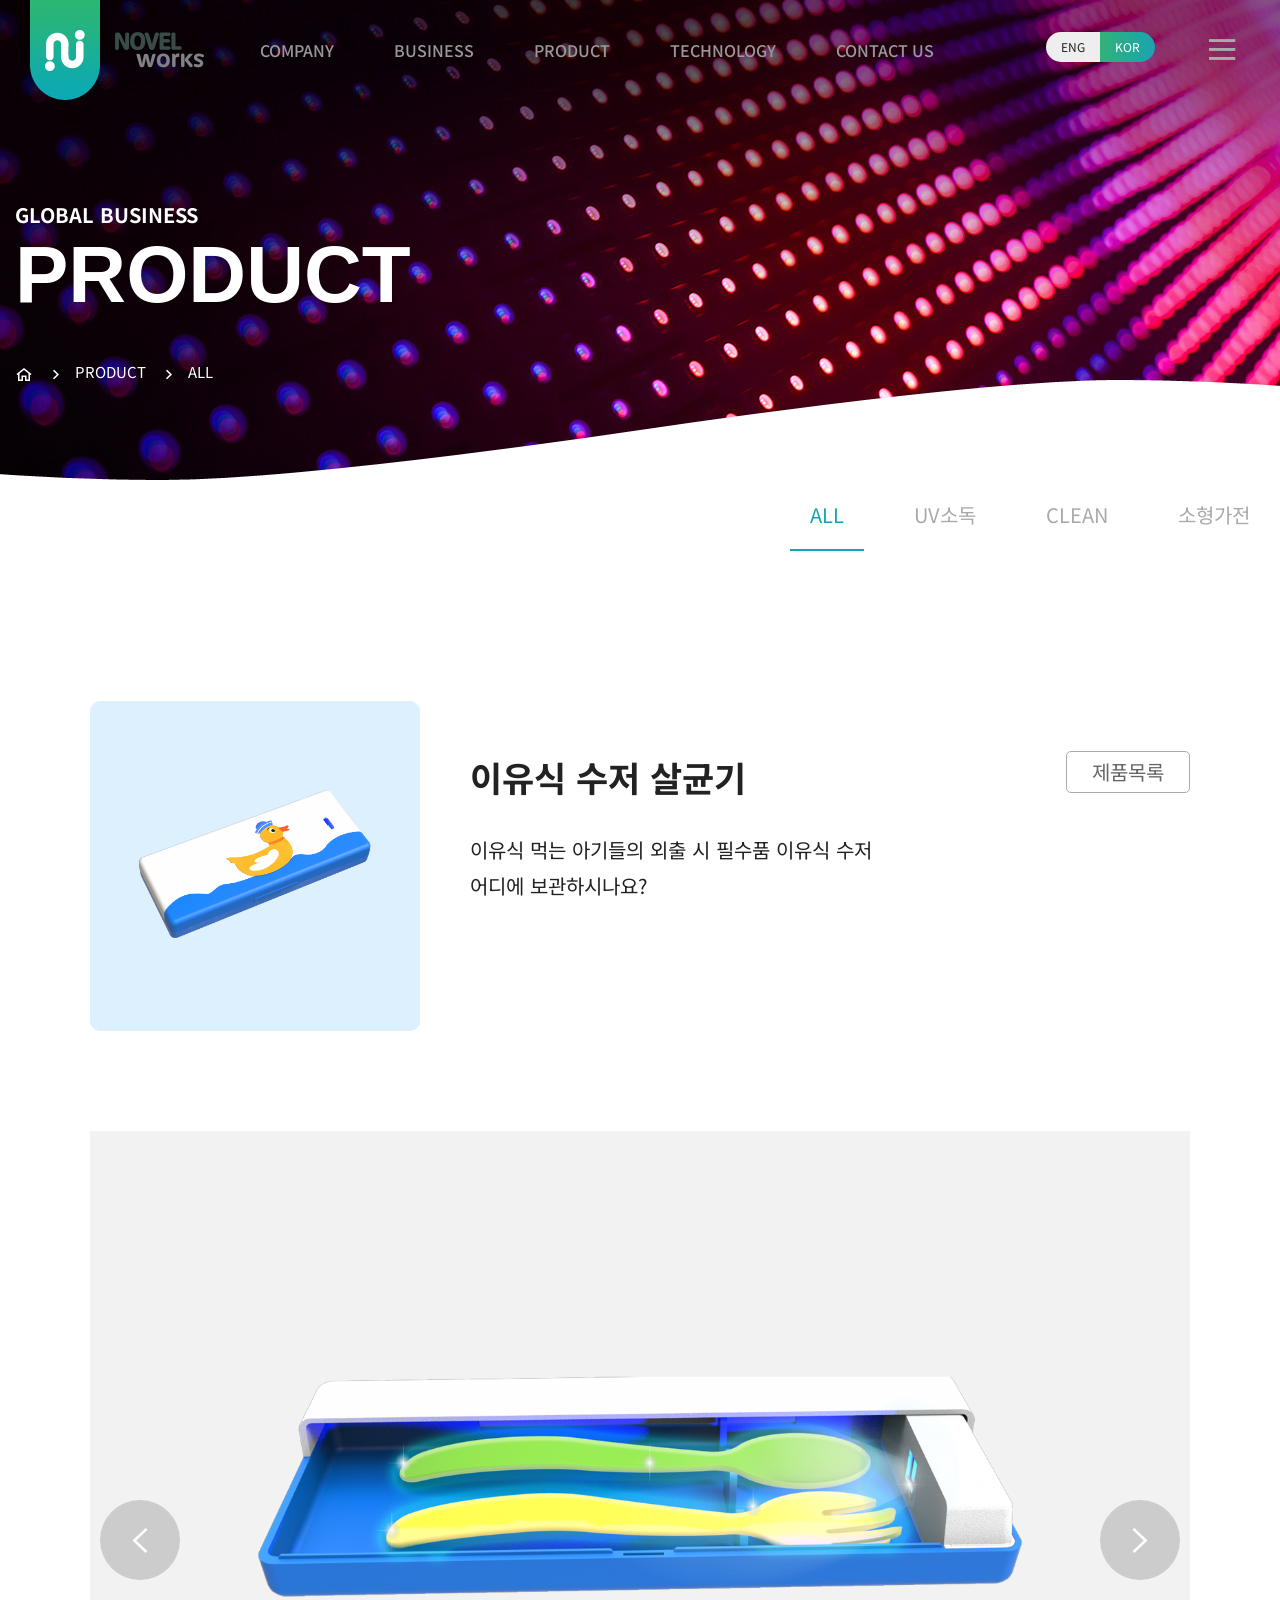
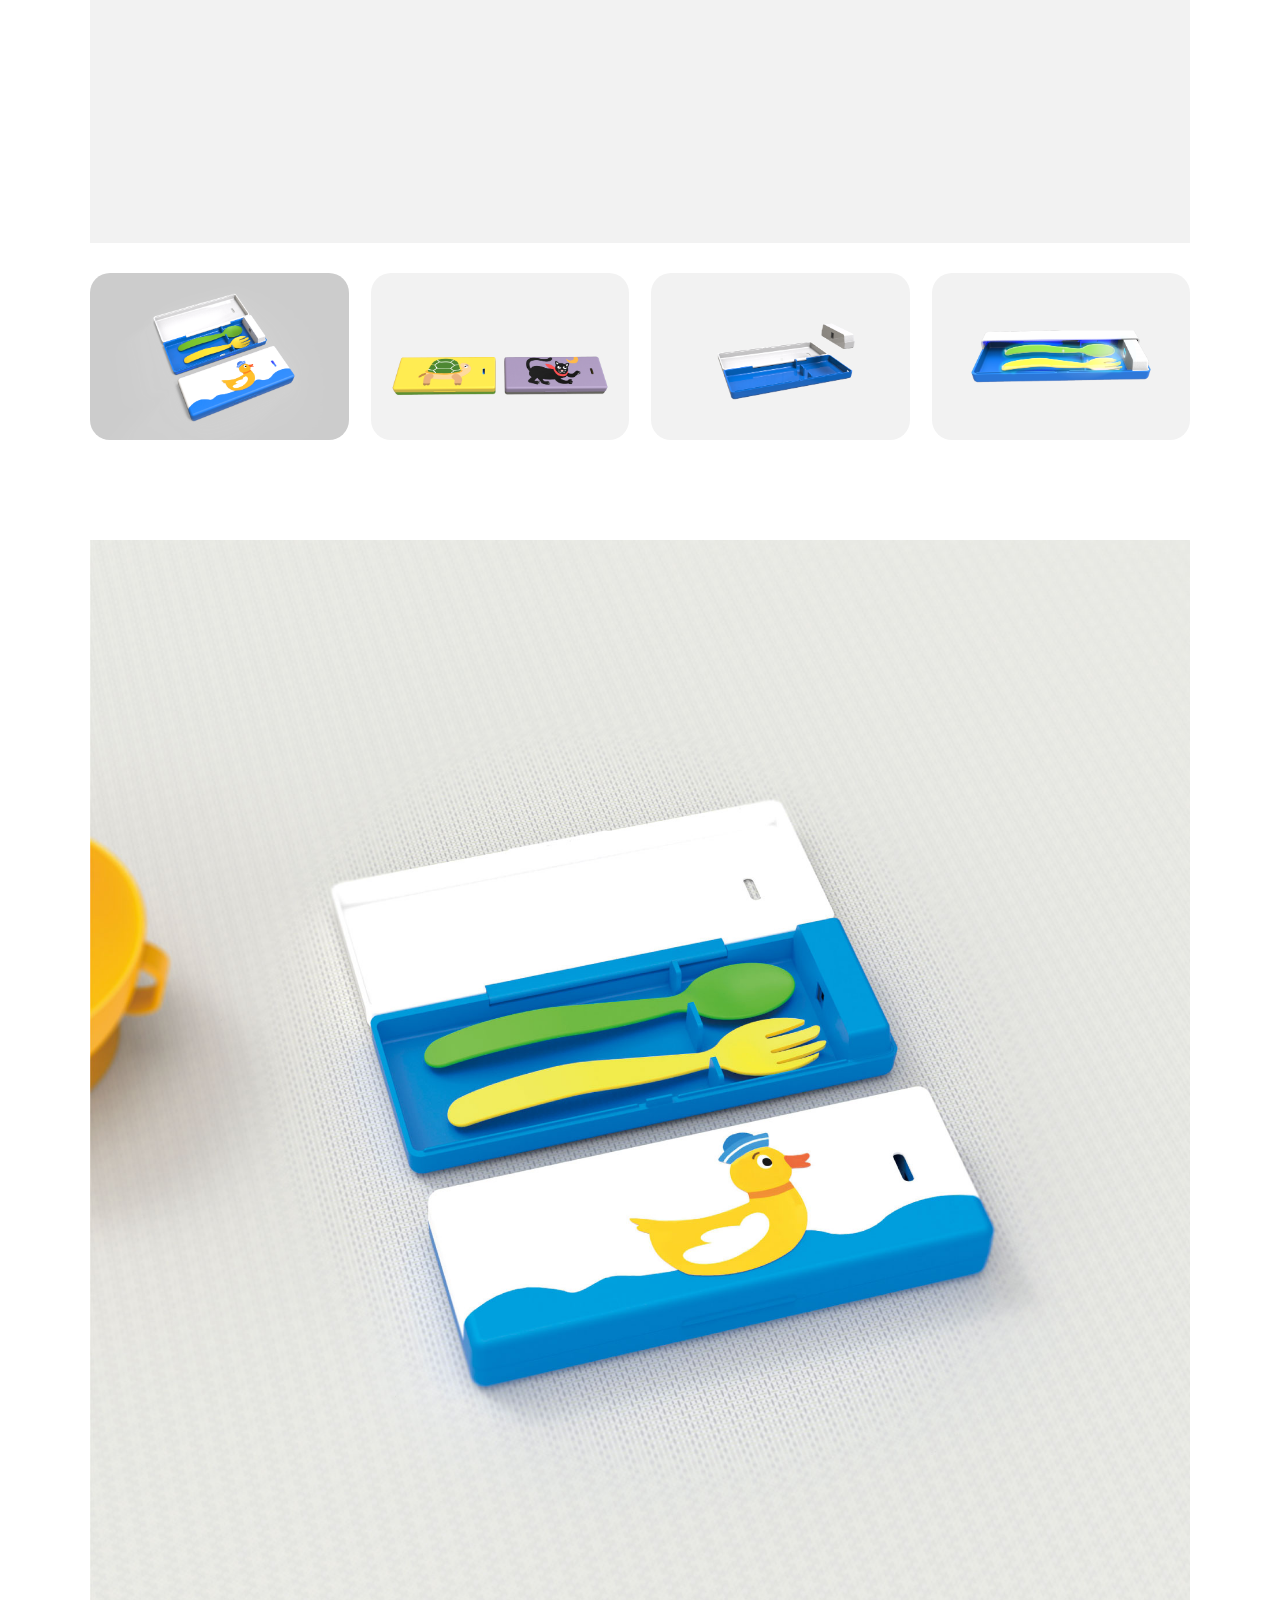
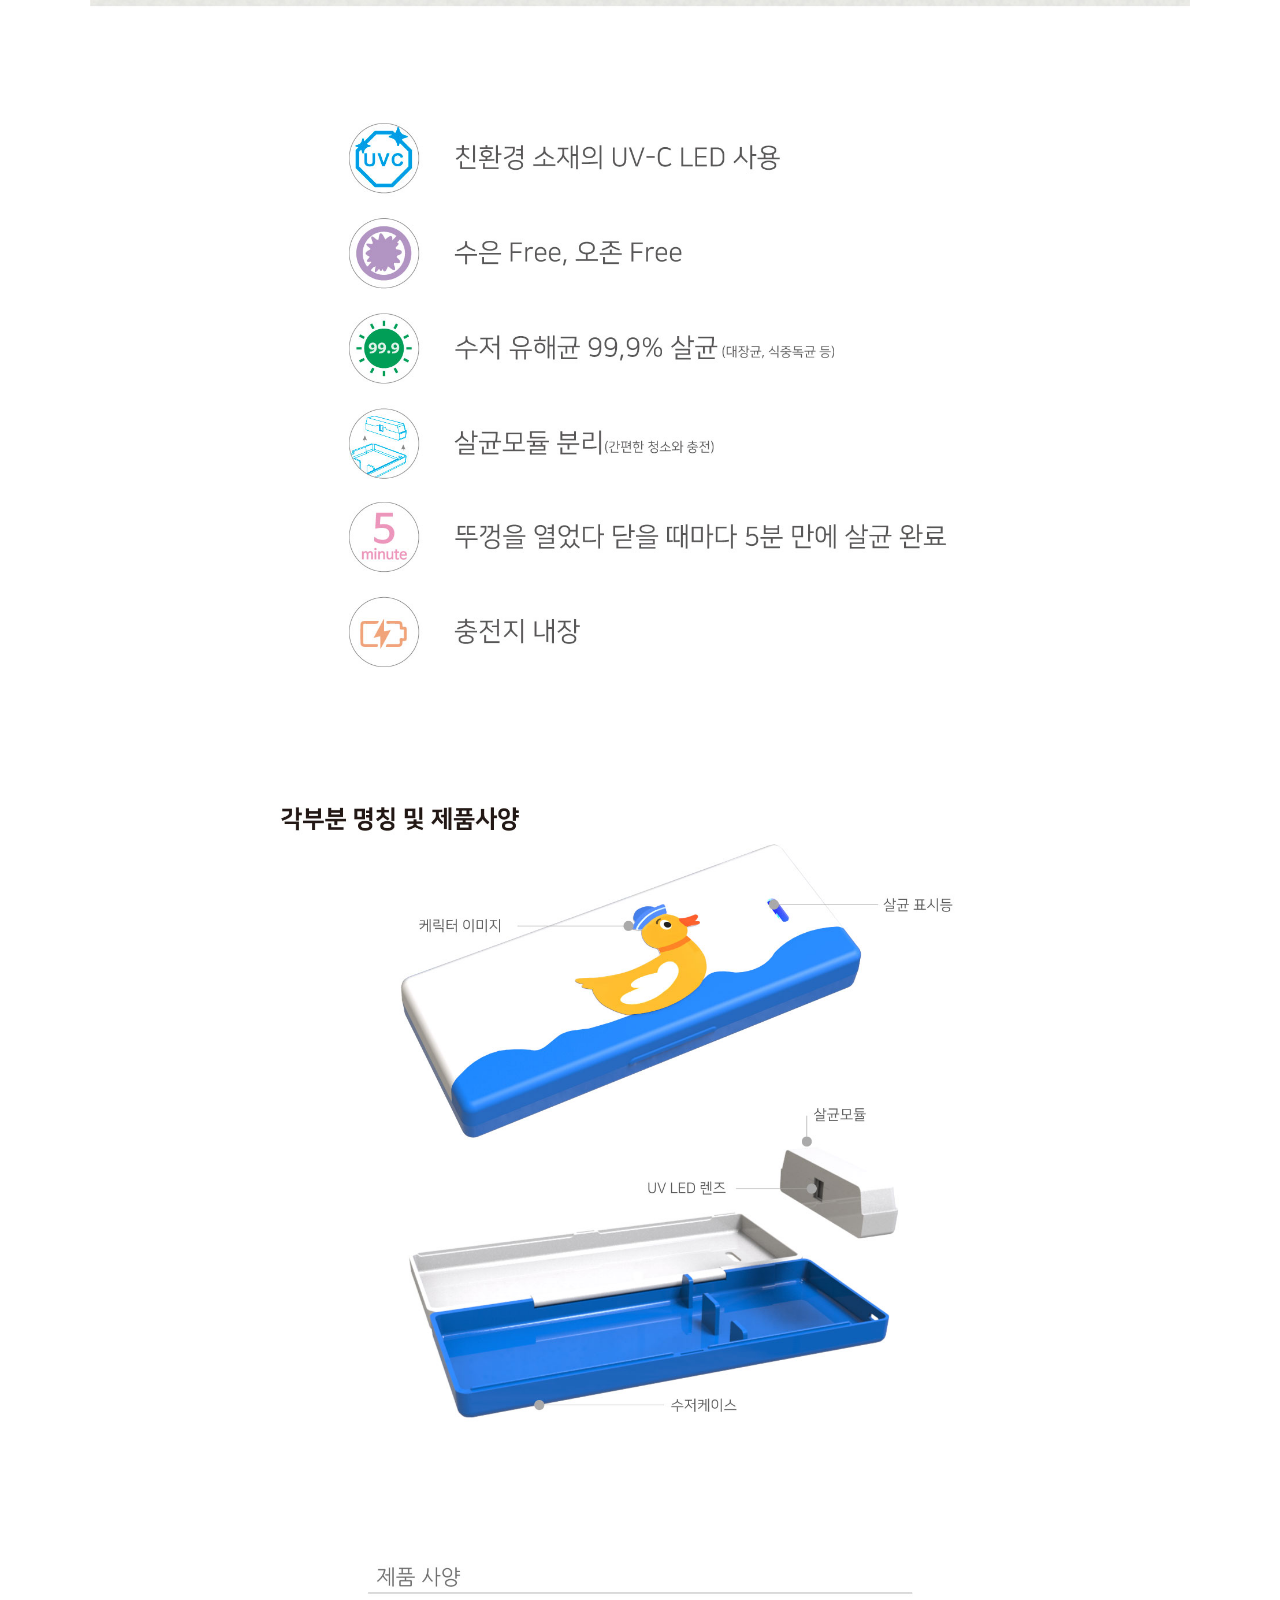
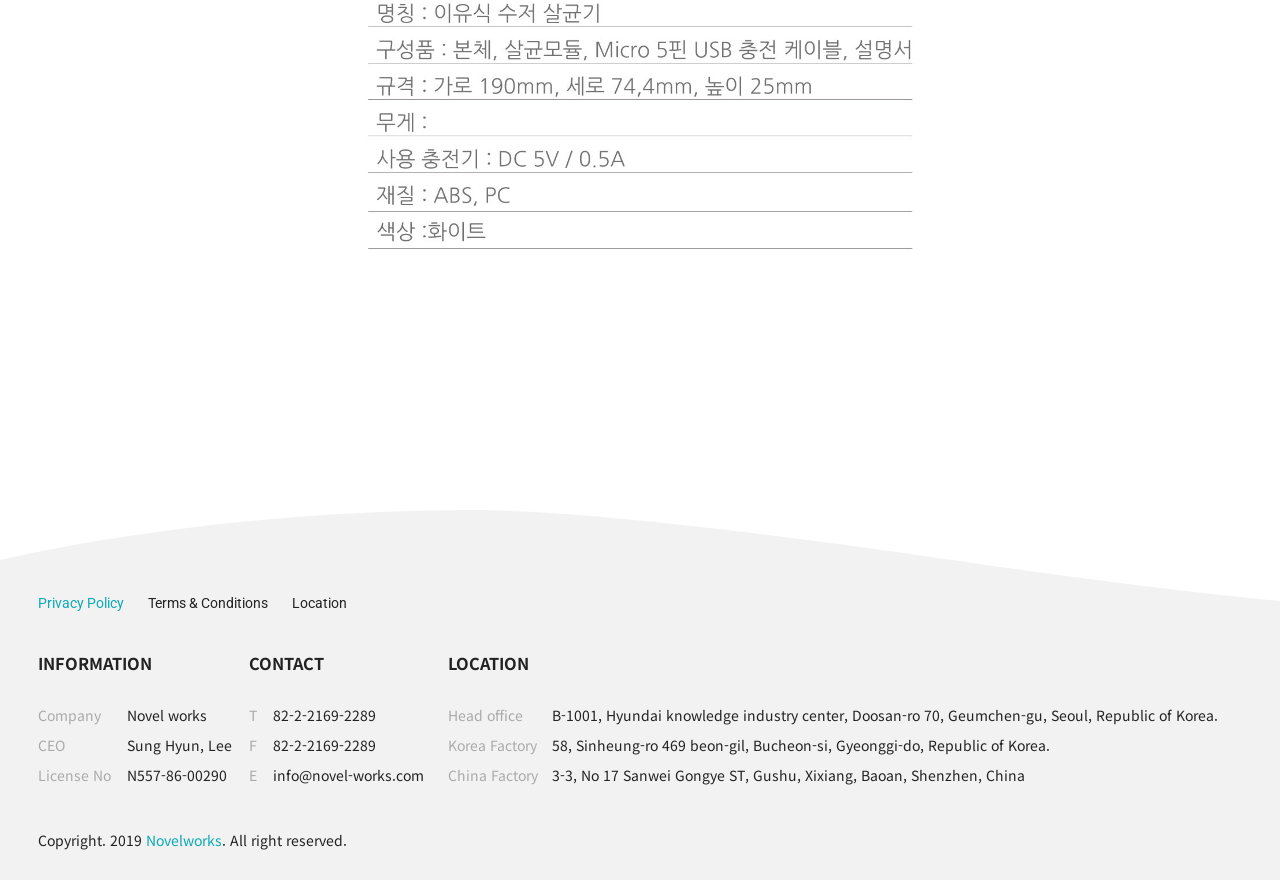
<file: portfolio/01/sub3_1_1.html>
<!DOCTYPE html>
<html lang="ko">
<head>
    <meta charset="UTF-8">
    <meta name="viewport" content="width=device-width, initial-scale=1.0">
    <meta http-equiv="X-UA-Compatible" content="ie=edge">
    <title>이유식수저살균기/all/ PRODUCT/노블웍스</title>
    <meta name="description" content="이유식수저살균기/all/ PRODUCT/노블웍스">
    <link href="favicon.ico" rel="shortcut icon" type="image/x-icon">
    <link rel="stylesheet" href="css/default.css">
    <link rel="stylesheet" href="css/xeicon.css">
    <link rel="stylesheet" href="css/style.css">
    <link rel="stylesheet" media="screen and (max-width: 800px)" href="css/style_mobile.css">
    <script src="https://code.jquery.com/jquery-3.4.1.min.js"></script>
    <script src="js/common.js" charset="utf-8"></script>
    <script src="js/style.js" charset="utf-8"></script>
</head>

<body>
    <div class="wrap" id="wrap">
        <a href="#container" class="skip">본문바로가기</a>
        <header>
            <div class="clear">
                <h1 class="logo"><a href="index.html"><span class="hide">노블웍스</span></a></h1>
                <div class="lang">
                    <div class="lang_btn fl">
                        <h2 class="hide">언어변경</h2>
                        <button>ENG<span class="hide">영어버전</span></button>
                        <button>KOR<span class="hide">한글버전</span></button>
                    </div>
                    <a href="#" class="open fl"><i></i><span class="hide">사이트맵</span></a>
                </div>
                <div class="popup_sitemap">
                  <nav class="popup">
                    <div>
                      <h2>사이트맵</h2>
                      <ul class="sitemap_menu clear">
                        <li>
                          <a href="#">COMPANY</a>
                          <ul>
                            <li><a href="sub1.html">회사정보</a></li>
                            <li><a href="sub1_1.html">특허사항</a></li>
                          </ul>
                        </li>
                        <li>
                          <a href="#">BUSINESS</a>
                          <ul>
                            <li><a href="sub2.html">제품개발 생산</a></li>
                            <li><a href="sub2_1.html">원천기술 개발</a></li>
                          </ul>
                        </li>
                        <li>
                          <a href="#">PRODUCT</a>
                          <ul>
                            <li><a href="sub3.html">ALL</a></li>
                            <li><a href="">UV 소독</a></li>
                            <li><a href="">CLEAN</a></li>
                            <li><a href="">소형가전</a></li>
                          </ul>
                        </li>
                        <li>
                          <a href="#">TECHNOLOGY</a>
                          <ul>
                            <li><a href="sub4.html">UV LED 살균</a></li>
                            <li><a href="">광촉매살균</a></li>
                          </ul>
                        </li>
                        <li>
                          <a href="#">CONTACT US</a>
                          <ul>
                            <li><a href="sub5.html">Contact us</a></li>
                          </ul>
                        </li>
                      </ul>
                      <button class="close"><span class="hide">닫기</span></button>
                    </div>
                  </nav>
                </div>
                <nav class="main_menu" id="main_menu">
                    <h2 class="hide">주메뉴</h2>
                    <ul class="clear">
                        <li>
                            <a href="sub1.html">COMPANY</a>
                            <ul class="small_menu">
                                <li><a href="sub1.html">회사정보</a></li>
                                <li><a href="sub1_1.html">특허사항</a></li>
                            </ul>
                        </li>
                        <li>
                            <a href="sub2.html">BUSINESS</a>
                            <ul class="small_menu">
                                <li><a href="sub2.html">제품개발 생산</a></li>
                                <li><a href="sub2_1.html">원천기술 개발</a></li>
                            </ul>
                        </li>
                        <li>
                            <a href="sub3.html">PRODUCT</a>
                            <ul class="small_menu">
                                <li><a href="sub3.html">ALL</a></li>
                                <li><a href="#">UV 소독</a></li>
                                <li><a href="#">CLEAN</a></li>
                                <li><a href="#">소형가전</a></li>
                            </ul>
                        </li>
                        <li>
                            <a href="sub4.html">TECHNOLOGY</a>
                            <ul class="small_menu">
                                <li><a href="sub4.html">UV LED 살균</a></li>
                                <li><a href="#">광촉매살균</a></li>
                            </ul>
                        </li>
                        <li>
                            <a href="sub5.html">CONTACT US</a>
                            <ul class="small_menu">
                                <li><a href="sub5.html">Contact us</a></li>
                            </ul>
                        </li>
                    </ul>
                    <div class="back_box"></div>
                </nav>
            </div>
        </header>
        <div class="pro_visu visual_top">
            <div>
                <div class="top_visual">
                    <b>GLOBAL BUSINESS</b>
                    <p class="title_box">
                        <strong>PRODUCT</strong>
                    </p>
                </div>
                <div class="location">
                    <a href="index.html"><span class="hide">홈으로</span></a>
                    <span>PRODUCT</span>
                    <span>ALL</span>
                </div>
            </div>
        </div>
        <main id="container" class="production container">
            <div class="con_tap tap_style2">
                <ul>
                    <li class="on"><a href="sub3.html">ALL</a></li>
                    <li><a href="#">UV소독</a></li>
                    <li><a href="#">CLEAN</a></li>
                    <li><a href="#">소형가전</a></li>
                </ul>
            </div>
            <div class="produc_info">
                <div class="maato">
                    <article class="prod_top clear">
                        <p><img src="images/GOODS1_1.png" alt="이유식 수저 살균기"></p>
                        <div>
                            <h2>이유식 수저 살균기</h2>
                            <p>이유식 먹는 아기들의 외출 시 필수품 이유식 수저<br> 어디에 보관하시나요?</p>
                        </div>
                        <a href="sub3.html">제품목록</a>
                    </article>
                    <article class="sub_slide_wrap">
                        <div class="sub_slide_box">
                            <p class="dummy"><img alt="" src="images/slide_img4.png" /></p>
                            <ul class="sub_slide_list">
                                <li><img src="images/slide_img1.png" alt="이유식 수저 살균기 오리모양"></li>
                                <li><img src="images/slide_img2.png" alt="이유식 수저 살균기 거북이,고양이모양"></li>
                                <li><img src="images/slide_img3.png" alt="이유식 수저 살균기 오리 열었을때 모양"></li>
                                <li><img src="images/slide_img4.png" alt="이유식 수저 살균기 오리살균사진"></li>
                            </ul>
                            <ul class="sub_pagenation">
                            </ul>
                        </div>
                        <div class="control">
                            <a class="prev"><span class="hide">이전</span></a>
                            <a class="next"><span class="hide">다음</span></a>
                        </div>
                    </article>
                    <p class="prod_img"><img src="images/f_img.jpg" alt="수저 살균기 정보"></p>
                </div>
            </div>
        </main>
        <footer>
            <div class="qick_top">
              <a href="#"><span class="hide">상단으로이동</span></a>
            </div>
            <div class="utilmenu">
                <button>Privacy Policy</button>
                <button>Terms & Conditions</button>
                <button>Location</button>
            </div>
            <div class="foot_box infomation">
                <h3>INFORMATION</h3>
                <ul>
                    <li>
                        <em>Company</em>
                        <i>Novel works</i>
                    </li>
                    <li>
                        <em>CEO</em>
                        <i>Sung Hyun, Lee</i>
                    </li>
                    <li>
                        <em>License No</em>
                        <i>N557-86-00290</i>
                    </li>
                </ul>
            </div>
            <div class="foot_box contact">
                <h3>CONTACT</h3>
                <ul>
                    <li>
                        <em>T</em>
                        <a href="tel:82-2-2169-2289">82-2-2169-2289</a>
                    </li>
                    <li>
                        <em>F</em>
                        <i>82-2-2169-2289</i>
                    </li>
                    <li>
                        <em>E</em>
                        <a href="email:info@novel-works.com">info@novel-works.com</a>
                    </li>
                </ul>
            </div>
            <div class="foot_box foot_location">
                <h3>LOCATION</h3>
                <ul>
                    <li>
                        <em>Head office</em>
                        <address>B-1001, Hyundai knowledge industry center, Doosan-ro 70, Geumchen-gu, Seoul, Republic of Korea.</address>
                    </li>
                    <li>
                        <em>Korea Factory</em>
                        <address>58, Sinheung-ro 469 beon-gil, Bucheon-si, Gyeonggi-do, Republic of Korea.</address>
                    </li>
                    <li>
                        <em>China Factory</em>
                        <address>3-3, No 17 Sanwei Gongye ST, Gushu, Xixiang, Baoan, Shenzhen, China </address>
                    </li>
                </ul>
            </div>
            <div class="sign">
                Copyright. 2019 <span>Novelworks</span>. All right reserved.
            </div>
        </footer>
    </div>
</body>

</html>
</file>
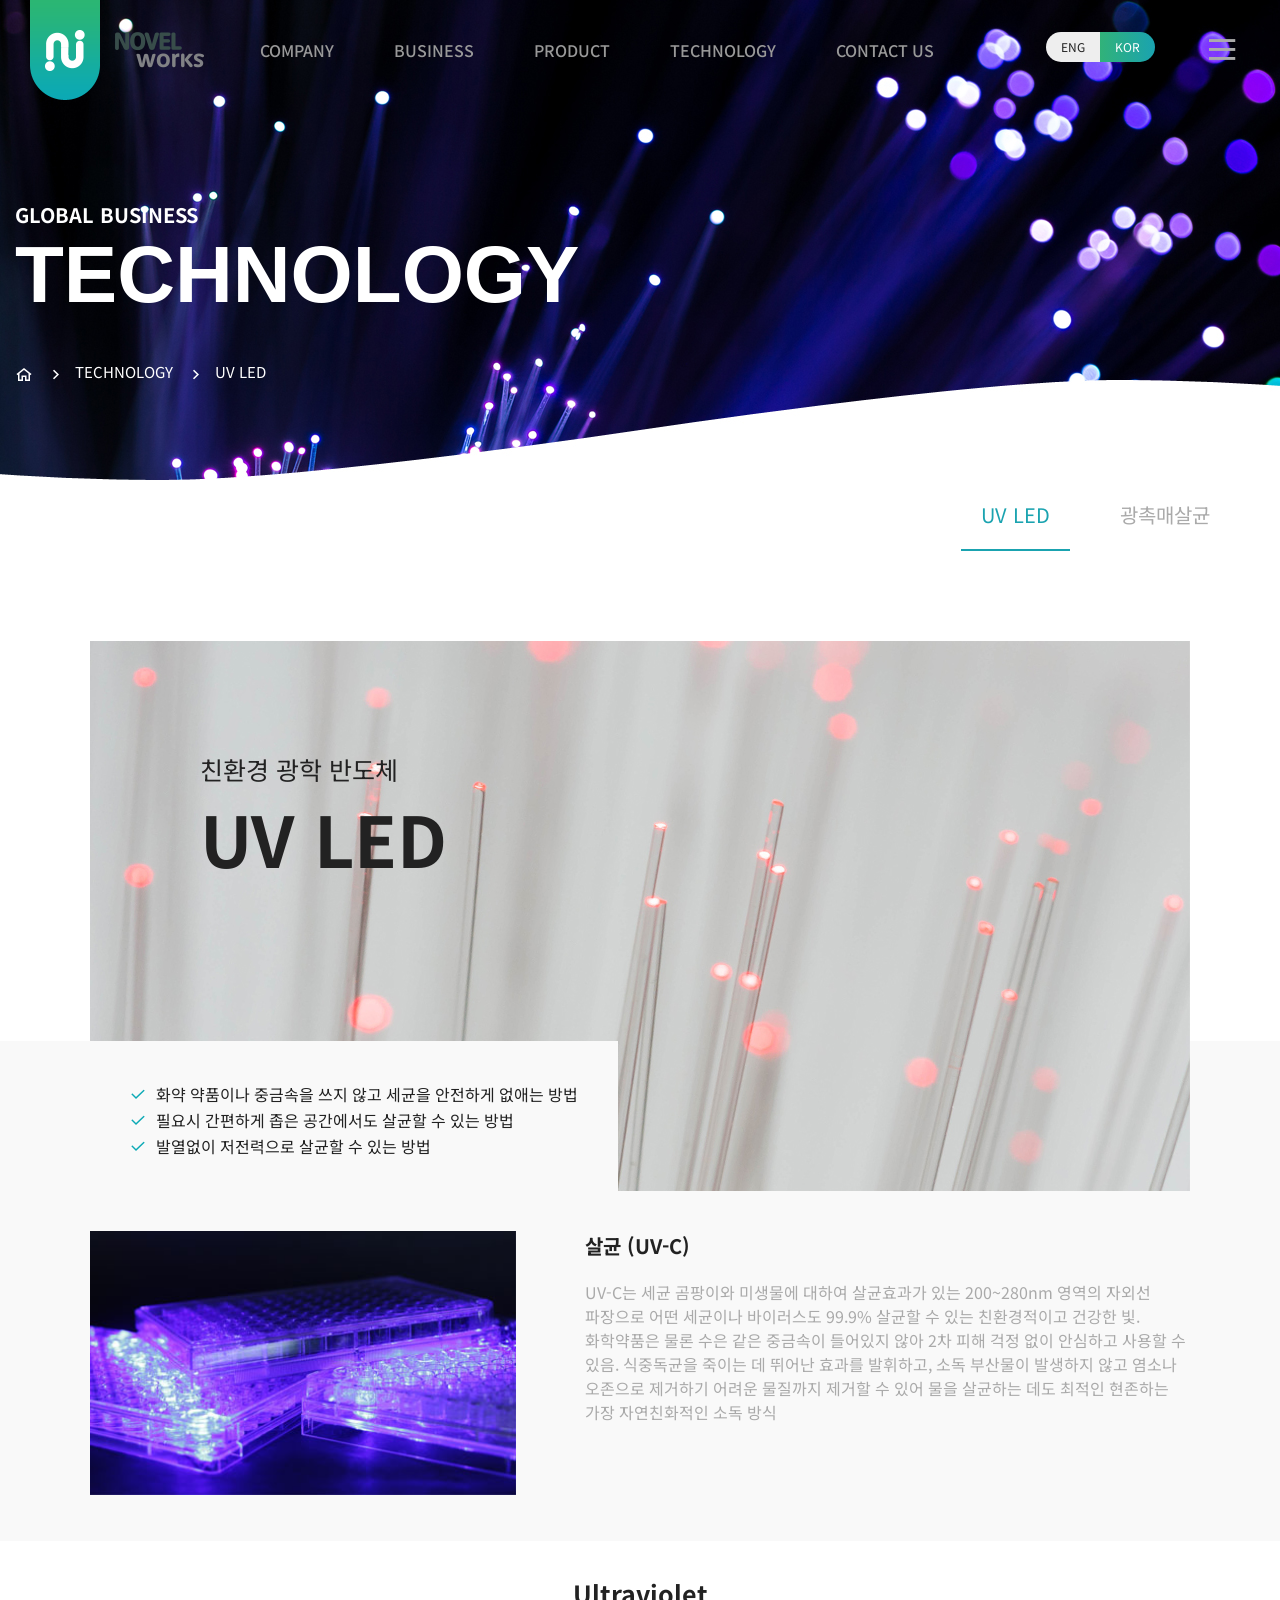
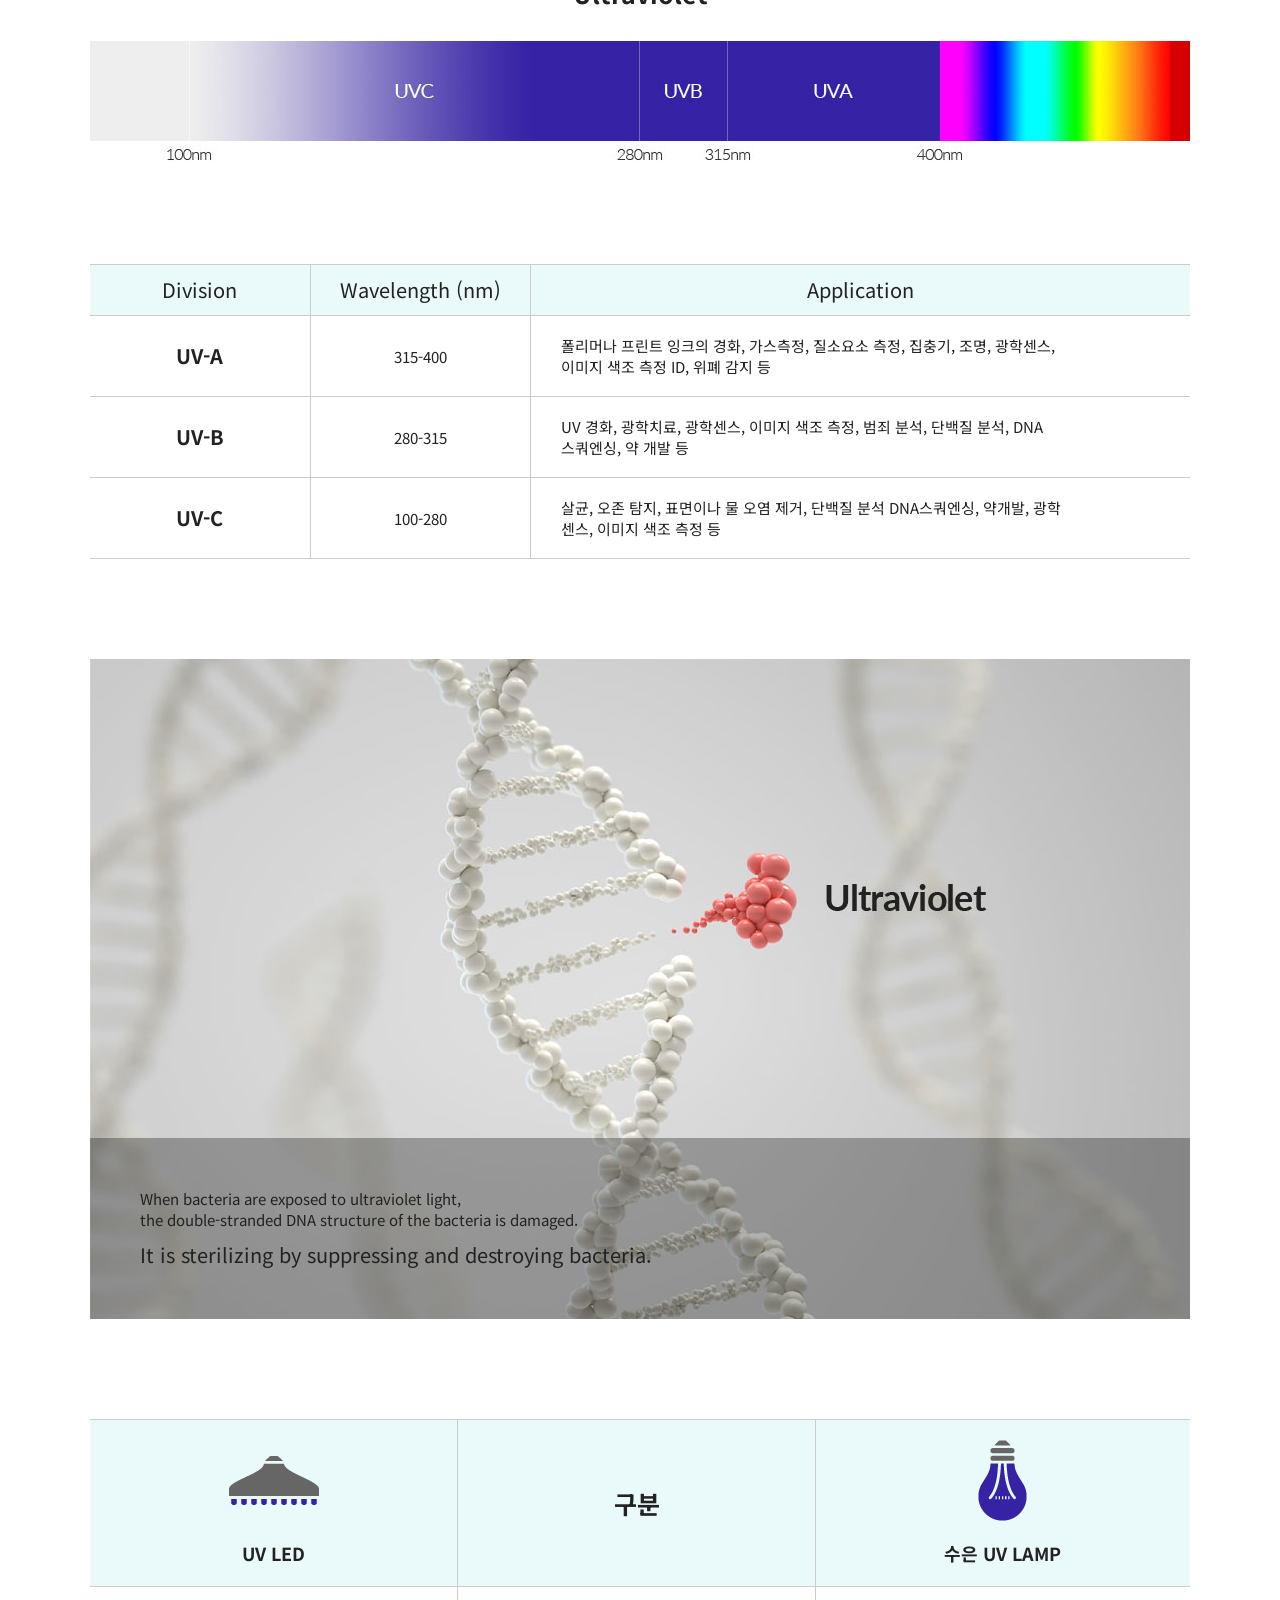
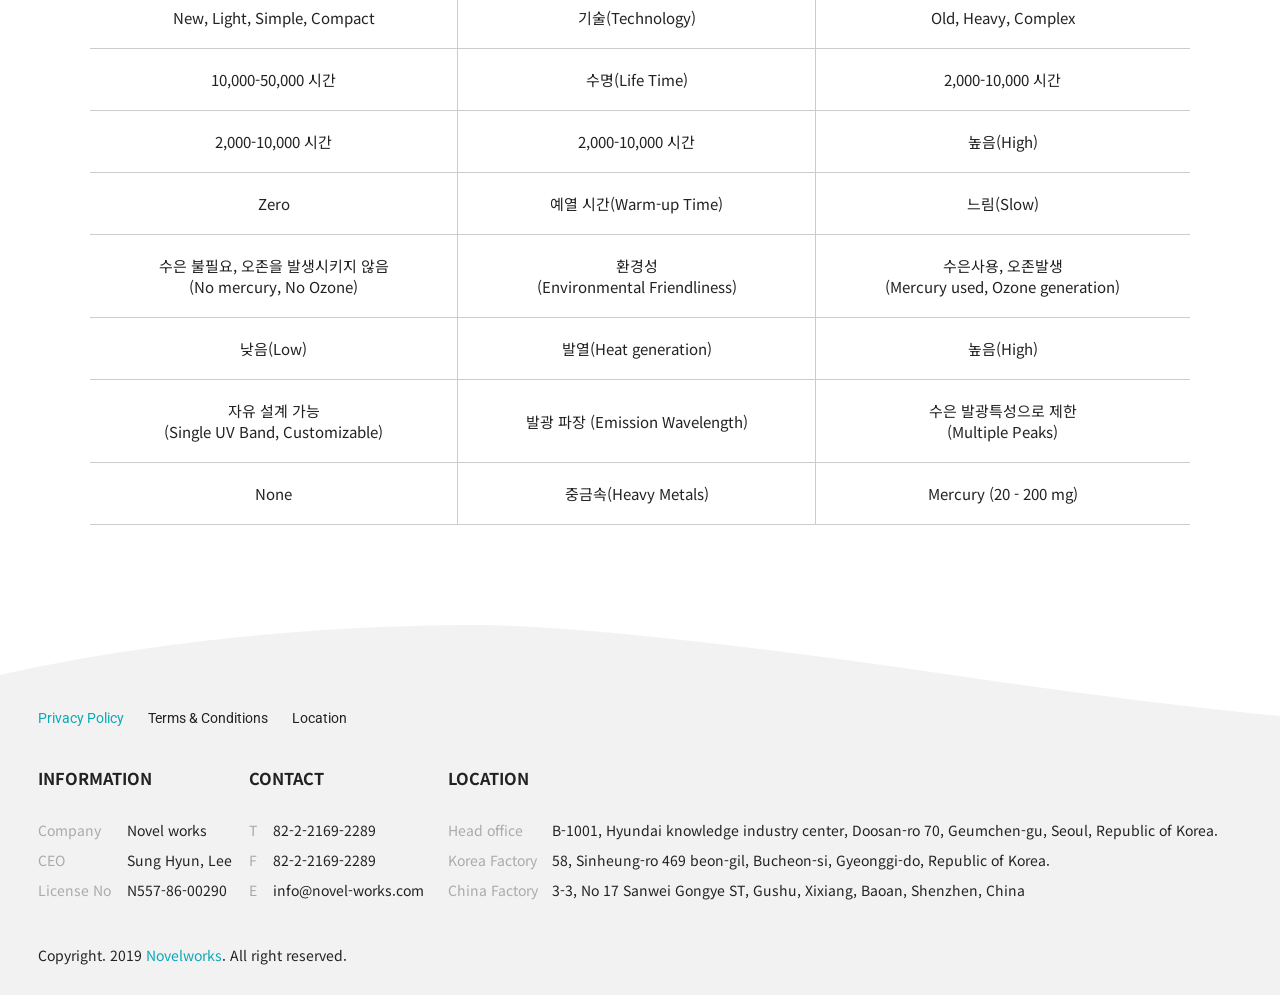
<file: portfolio/01/sub4.html>
<!DOCTYPE html>
<html lang="ko">
<head>
  <meta charset="UTF-8">
  <meta name="viewport" content="width=device-width, initial-scale=1.0">
  <meta http-equiv="X-UA-Compatible" content="ie=edge">
  <title>UV LED 살균/TECHNOLOGY/노블웍스</title>
  <meta name="description" content="UV LED 살균/TECHNOLOGY/노블웍스">
  <link href="favicon.ico" rel="shortcut icon" type="image/x-icon">
  <link rel="stylesheet" href="css/default.css">
  <link rel="stylesheet" href="css/xeicon.css">
  <link rel="stylesheet" href="css/style.css">
  <link rel="stylesheet" media="screen and (max-width: 800px)" href="css/style_mobile.css">
  <script src="https://code.jquery.com/jquery-3.4.1.min.js"></script>
  <script src="js/common.js" charset="utf-8"></script>
  <script src="js/style.js" charset="utf-8"></script>
</head>
<body>
  <div class="wrap" id="wrap">
      <a href="#container" class="skip">본문바로가기</a>
    <header>
      <div class="clear">
        <h1 class="logo"><a href="index.html"><span class="hide">노블웍스</span></a></h1>
        <div class="lang">
          <div class="lang_btn fl">
            <h2 class="hide">언어변경</h2>
            <button>ENG<span class="hide">영어버전</span></button>
            <button>KOR<span class="hide">한글버전</span></button>
          </div>
          <a href="#" class="open fl"><i></i><span class="hide">사이트맵</span></a>
        </div>
        <div class="popup_sitemap">
          <nav class="popup">
            <div>
              <h2>사이트맵</h2>
              <ul class="sitemap_menu clear">
                <li>
                  <a href="#">COMPANY</a>
                  <ul>
                    <li><a href="sub1.html">회사정보</a></li>
                    <li><a href="sub1_1.html">특허사항</a></li>
                  </ul>
                </li>
                <li>
                  <a href="#">BUSINESS</a>
                  <ul>
                    <li><a href="sub2.html">제품개발 생산</a></li>
                    <li><a href="sub2_1.html">원천기술 개발</a></li>
                  </ul>
                </li>
                <li>
                  <a href="#">PRODUCT</a>
                  <ul>
                    <li><a href="sub3.html">ALL</a></li>
                    <li><a href="">UV 소독</a></li>
                    <li><a href="">CLEAN</a></li>
                    <li><a href="">소형가전</a></li>
                  </ul>
                </li>
                <li>
                  <a href="#">TECHNOLOGY</a>
                  <ul>
                    <li><a href="sub4.html">UV LED 살균</a></li>
                    <li><a href="">광촉매살균</a></li>
                  </ul>
                </li>
                <li>
                  <a href="#">CONTACT US</a>
                  <ul>
                    <li><a href="sub5.html">Contact us</a></li>
                  </ul>
                </li>
              </ul>
              <button class="close"><span class="hide">닫기</span></button>
            </div>
          </nav>
        </div>
        <nav class="main_menu" id="main_menu">
          <h2 class="hide">주메뉴</h2>
          <ul class="clear">
            <li>
              <a href="sub1.html">COMPANY</a>
              <ul class="small_menu">
                <li><a href="sub1.html">회사정보</a></li>
                <li><a href="sub1_1.html">특허사항</a></li>
              </ul>
            </li>
            <li>
              <a href="sub2.html">BUSINESS</a>
              <ul class="small_menu">
                <li><a href="sub2.html">제품개발 생산</a></li>
                <li><a href="sub2_1.html">원천기술 개발</a></li>
              </ul>
            </li>
            <li>
              <a href="sub3.html">PRODUCT</a>
              <ul class="small_menu">
                <li><a href="sub3.html">ALL</a></li>
                <li><a href="#">UV 소독</a></li>
                <li><a href="#">CLEAN</a></li>
                <li><a href="#">소형가전</a></li>
              </ul>
            </li>
            <li>
              <a href="sub4.html">TECHNOLOGY</a>
              <ul class="small_menu">
                <li><a href="sub4.html">UV LED 살균</a></li>
                <li><a href="#">광촉매살균</a></li>
              </ul>
            </li>
            <li>
              <a href="sub5.html">CONTACT US</a>
              <ul class="small_menu">
                <li><a href="sub5.html">Contact us</a></li>
              </ul>
            </li>
          </ul>
          <div class="back_box"></div>
        </nav>
      </div>
    </header>
    <div class="tec_visu visual_top">
      <div>
        <div class="top_visual">
          <b>GLOBAL BUSINESS</b>
          <p class="title_box">
            <strong>TECHNOLOGY</strong>
          </p>
        </div>
        <div class="location">
          <a href="index.html"><span class="hide">홈으로</span></a>
          <span>TECHNOLOGY</span>
          <span>UV LED</span>
        </div>
      </div>
    </div>
    <main id="container" class="technology container">
      <div class="con_tap">
        <ul>
          <li class="on"><a href="sub4.html">UV LED</a></li>
          <li><a href="#">광촉매살균</a></li>
        </ul>
      </div>
      <article class="technology_content">
        <div class="maato">
          <div class="tapbox tap_box1 ">
            <div class="tap_visual sub4">
              <div class="uv_titletext">
                <p>친환경 광학 반도체</p>
                <h3>UV LED</h3>
              </div>
              <div class="visual_box">
                <ul>
                  <li>화약 약품이나 중금속을 쓰지 않고 세균을 안전하게 없애는 방법</li>
                  <li>필요시 간편하게 좁은 공간에서도 살균할 수 있는 방법</li>
                  <li>발열없이 저전력으로 살균할 수 있는 방법</li>
                </ul>
              </div>
            </div>
            <div class="btm_visu clear">
              <p class="btm_visu_img"><span class="hide">살균UV-C 대한 이미지</span></p>
              <div class="visual_box_text">
                <h3>살균 (UV-C)</h3>
                <p>UV-C는 세균 곰팡이와 미생물에 대하여 살균효과가 있는 200~280nm 영역의 자외선 파장으로 어떤 세균이나 바이러스도 99.9% 살균할 수 있는 친환경적이고 건강한 빛. 화학약품은 물론 수은 같은 중금속이 들어있지 않아 2차 피해 걱정 없이 안심하고 사용할 수 있음. 식중독균을 죽이는 데 뛰어난 효과를 발휘하고, 소독 부산물이 발생하지 않고 염소나 오존으로 제거하기 어려운 물질까지 제거할 수 있어 물을 살균하는 데도 최적인 현존하는 가장 자연친화적인 소독 방식</p>
              </div>
            </div>
            <div class="tultraviole">
              <h3>Ultraviolet</h3>
                  <p class="tul_img"></p>
              <div class="tult_table tult_table1">
                <div class="opbox"><p>좌&middot;우로 움직여주세요</p></div>
                <table>
                  <thead>
                    <tr>
                      <th class="left_none">Division</th>
                      <th>Wavelength (nm)</th>
                      <th class="right_none">Application</th>
                    </tr>
                  </thead>
                  <tbody>
                    <tr>
                      <th class="left_none">UV-A</th>
                      <td>315-400</td>
                      <td class="right_none">폴리머나 프린트 잉크의 경화, 가스측정, 질소요소 측정, 집충기, 조명, 광학센스, 이미지 색조 측정 ID, 위폐 감지 등</td>
                    </tr>
                    <tr>
                      <th class="left_none">UV-B</th>
                      <td>280-315</td>
                      <td class="right_none">UV 경화, 광학치료, 광학센스, 이미지 색조 측정, 범죄 분석, 단백질 분석, DNA 스쿼엔싱, 약 개발 등</td>
                    </tr>
                    <tr>
                      <th class="left_none">UV-C</th>
                      <td>100-280</td>
                      <td class="right_none">살균, 오존 탐지, 표면이나 물 오염 제거, 단백질 분석 DNA스쿼엔싱, 약개발, 광학 센스, 이미지 색조 측정 등</td>
                    </tr>
                  </tbody>
                </table>
              </div>
              <div class="ultraviolet_dna">
                <div class="dna_box">
                  <p>When bacteria are exposed to ultraviolet light,<br>
                    the double-stranded DNA structure of the bacteria is damaged.
                    <span>It is sterilizing by suppressing and destroying bacteria.</span>
                  </p>
                </div>
              </div>
              <div class="tult_table tult_table2">
                <div class="opbox">
                  <p>좌&middot;우로 움직여주세요</p>
                </div>
                <table>
                  <thead>
                    <tr>
                      <th class="left_none">UV LED</th>
                      <th>구분</th>
                      <th class="right_none">수은 UV LAMP</th>
                    </tr>
                  </thead>
                  <tbody>
                    <tr>
                      <td class="left_none">New, Light, Simple, Compact</td>
                      <th>기술(Technology)</th>
                      <td class="right_none">Old, Heavy, Complex</td>
                    </tr>
                    <tr>
                      <td class="left_none">10,000-50,000 시간</td>
                      <th>수명(Life Time)</th>
                      <td class="right_none">2,000-10,000 시간</td>
                    </tr>
                    <tr>
                      <td class="left_none">2,000-10,000 시간</td>
                      <th>2,000-10,000 시간</th>
                      <td class="right_none">높음(High)</td>
                    </tr>
                    <tr>
                      <td class="left_none">Zero</td>
                      <th>예열 시간(Warm-up Time)</th>
                      <td class="right_none">느림(Slow)</td>
                    </tr>
                    <tr>
                      <td class="left_none">수은 불필요, 오존을 발생시키지 않음<br>
                        (No mercury, No Ozone)</td>
                      <th>환경성<br>
                        (Environmental Friendliness)
                      </th>
                      <td class="right_none">수은사용, 오존발생<br>
                        (Mercury used, Ozone generation)</td>
                    </tr>
                    <tr>
                      <td class="left_none">낮음(Low)</td>
                      <th>발열(Heat generation)</th>
                      <td class="right_none">높음(High)</td>
                    </tr>
                    <tr>
                      <td class="left_none">자유 설계 가능<br>
                        (Single UV Band, Customizable)</td>
                      <th>발광 파장
                        (Emission Wavelength)</th>
                      <td class="right_none">수은 발광특성으로 제한<br>
                        (Multiple Peaks)</td>
                    </tr>
                    <tr>
                      <td class="left_none">None</td>
                      <th>중금속(Heavy Metals)</th>
                      <td class="right_none">Mercury (20 - 200 mg)</td>
                    </tr>
                  </tbody>
                </table>
              </div>
            </div>
            <!--tultraviole -->
          </div>
        </div>
      </article>
  </main>
    <footer>
        <div class="qick_top">
          <a href="#"><span class="hide">상단으로이동</span></a>
        </div>
      <div class="utilmenu">
        <button>Privacy Policy</button>
        <button>Terms & Conditions</button>
        <button>Location</button>
      </div>
      <div class="foot_box infomation">
        <h3>INFORMATION</h3>
        <ul>
          <li>
            <em>Company</em>
            <i>Novel works</i>
          </li>
          <li>
            <em>CEO</em>
            <i>Sung Hyun, Lee</i>
          </li>
          <li>
            <em>License No</em>
            <i>N557-86-00290</i>
          </li>
        </ul>
      </div>
      <div class="foot_box contact">
        <h3>CONTACT</h3>
        <ul>
          <li>
            <em>T</em>
            <a href="tel:82-2-2169-2289">82-2-2169-2289</a>
          </li>
          <li>
            <em>F</em>
            <i>82-2-2169-2289</i>
          </li>
          <li>
            <em>E</em>
            <a href="email:info@novel-works.com">info@novel-works.com</a>
          </li>
        </ul>
      </div>
      <div class="foot_box foot_location">
        <h3>LOCATION</h3>
        <ul>
          <li>
            <em>Head office</em>
            <address>B-1001, Hyundai knowledge industry center, Doosan-ro 70, Geumchen-gu, Seoul, Republic of Korea.</address>
          </li>
          <li>
            <em>Korea Factory</em>
            <address>58, Sinheung-ro 469 beon-gil, Bucheon-si, Gyeonggi-do, Republic of Korea.</address>
          </li>
          <li>
            <em>China Factory</em>
            <address>3-3, No 17 Sanwei Gongye ST, Gushu, Xixiang, Baoan, Shenzhen, China </address>
          </li>
        </ul>
      </div>
      <div class="sign">
        Copyright. 2019 <span>Novelworks</span>. All right reserved.
      </div>
    </footer>
  </div>
</body>

</html>
</file>
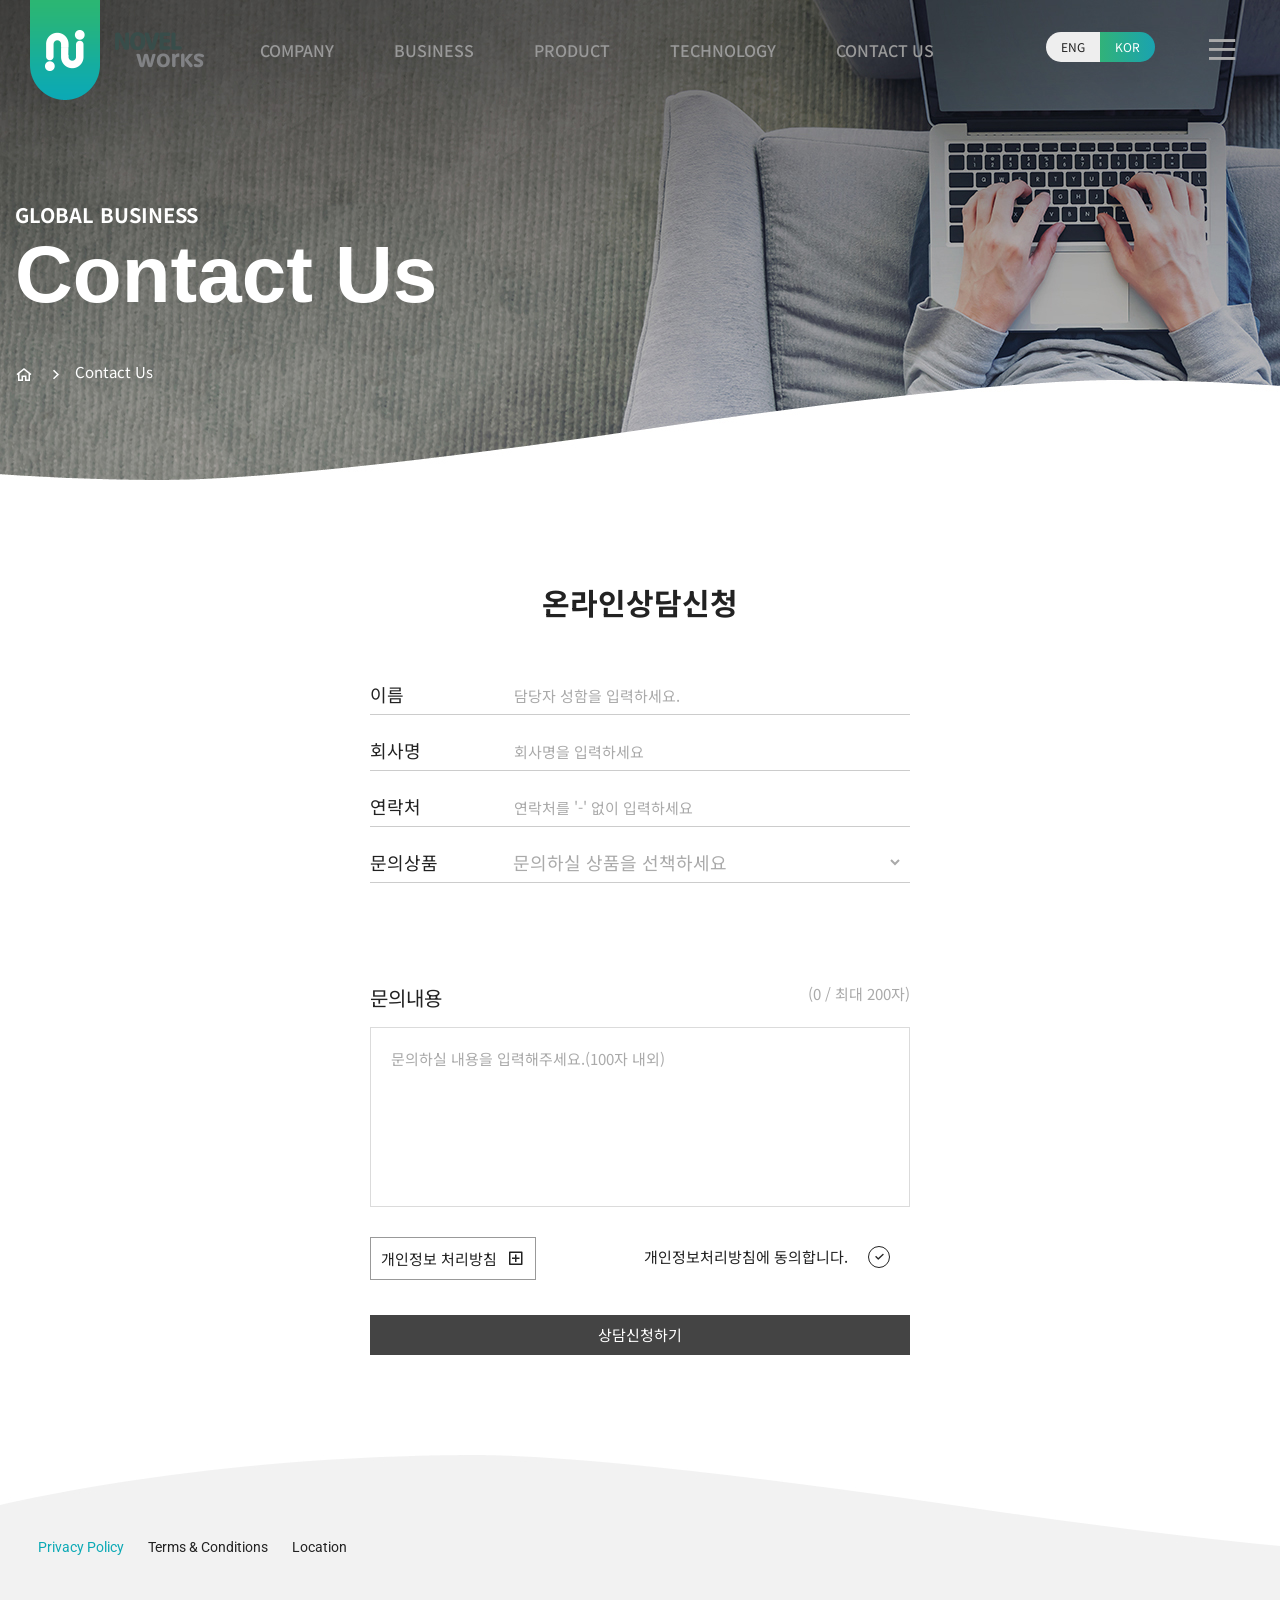
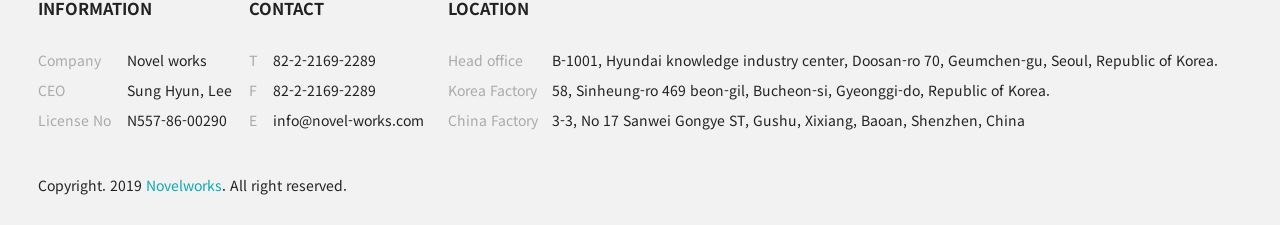
<file: portfolio/01/sub5.html>
<!DOCTYPE html>
<html lang="ko">
<head>
  <meta charset="UTF-8">
  <meta name="viewport" content="width=device-width, initial-scale=1.0">
  <meta http-equiv="X-UA-Compatible" content="ie=edge">
  <title>contact us/노블웍스</title>
  <meta name="description" content="contact us/노블웍스">
  <link href="favicon.ico" rel="shortcut icon" type="image/x-icon">
  <link rel="stylesheet" href="css/default.css">
  <link rel="stylesheet" href="css/xeicon.css">
  <link rel="stylesheet" href="css/style.css">
  <link rel="stylesheet" media="screen and (max-width: 800px)" href="css/style_mobile.css">
  <script src="https://code.jquery.com/jquery-3.4.1.min.js"></script>
  <script src="js/common.js" charset="utf-8"></script>
  <script src="js/style.js" charset="utf-8"></script>
</head>
<body>
  <div class="wrap" id="wrap">
      <a href="#container" class="skip">본문바로가기</a>
    <header>
      <div class="clear">
        <h1 class="logo"><a href="index.html"><span class="hide">노블웍스</span></a></h1>
        <div class="lang">
          <div class="lang_btn fl">
            <h2 class="hide">언어변경</h2>
            <button>ENG<span class="hide">영어버전</span></button>
            <button>KOR<span class="hide">한글버전</span></button>
          </div>
          <a href="#" class="open fl"><i></i><span class="hide">사이트맵</span></a>
        </div>
        <div class="popup_sitemap">
          <nav class="popup">
            <div>
              <h2>사이트맵</h2>
              <ul class="sitemap_menu clear">
                <li>
                  <a href="#">COMPANY</a>
                  <ul>
                    <li><a href="sub1.html">회사정보</a></li>
                    <li><a href="sub1_1.html">특허사항</a></li>
                  </ul>
                </li>
                <li>
                  <a href="#">BUSINESS</a>
                  <ul>
                    <li><a href="sub2.html">제품개발 생산</a></li>
                    <li><a href="sub2_1.html">원천기술 개발</a></li>
                  </ul>
                </li>
                <li>
                  <a href="#">PRODUCT</a>
                  <ul>
                    <li><a href="sub3.html">ALL</a></li>
                    <li><a href="">UV 소독</a></li>
                    <li><a href="">CLEAN</a></li>
                    <li><a href="">소형가전</a></li>
                  </ul>
                </li>
                <li>
                  <a href="#">TECHNOLOGY</a>
                  <ul>
                    <li><a href="sub4.html">UV LED 살균</a></li>
                    <li><a href="">광촉매살균</a></li>
                  </ul>
                </li>
                <li>
                  <a href="#">CONTACT US</a>
                  <ul>
                    <li><a href="sub5.html">Contact us</a></li>
                  </ul>
                </li>
              </ul>
              <button class="close"><span class="hide">닫기</span></button>
            </div>
          </nav>
        </div>
        <nav class="main_menu" id="main_menu">
          <h2 class="hide">주메뉴</h2>
          <ul class="clear">
            <li>
              <a href="sub1.html">COMPANY</a>
              <ul class="small_menu">
                <li><a href="sub1.html">회사정보</a></li>
                <li><a href="sub1_1.html">특허사항</a></li>
              </ul>
            </li>
            <li>
              <a href="sub2.html">BUSINESS</a>
              <ul class="small_menu">
                <li><a href="sub2.html">제품개발 생산</a></li>
                <li><a href="sub2_1.html">원천기술 개발</a></li>
              </ul>
            </li>
            <li>
              <a href="sub3.html">PRODUCT</a>
              <ul class="small_menu">
                <li><a href="sub3.html">ALL</a></li>
                <li><a href="#">UV 소독</a></li>
                <li><a href="#">CLEAN</a></li>
                <li><a href="#">소형가전</a></li>
              </ul>
            </li>
            <li>
              <a href="sub4.html">TECHNOLOGY</a>
              <ul class="small_menu">
                <li><a href="sub4.html">UV LED 살균</a></li>
                <li><a href="#">광촉매살균</a></li>
              </ul>
            </li>
            <li>
              <a href="sub5.html">CONTACT US</a>
              <ul class="small_menu">
                <li><a href="sub5.html">Contact us</a></li>
              </ul>
            </li>
          </ul>
          <div class="back_box"></div>
        </nav>
      </div>
    </header>
    <div class="cont_visu visual_top">
      <div>
        <div class="top_visual">
          <b>GLOBAL BUSINESS</b>
          <p class="title_box">
            <strong>Contact Us</strong>
          </p>
        </div>
        <div class="location">
          <a href="index.html"><span class="hide">홈으로</span></a>
          <span>Contact Us</span>
        </div>
      </div>
    </div>
    <main id="container" class="business container">
      <section class="sub_consulting">
        <form>
          <fieldset>
            <legend class="hide">온라인상담신청</legend>
            <div class="onlineadvice">
              <h2>온라인상담신청</h2>
              <div class="person_info">
                <ul>
                  <li>
                    <label for="name">이름</label>
                    <input type="text" name="name" id="name" placeholder="담당자 성함을 입력하세요.">
                  </li>
                  <li>
                    <label for="company">회사명</label>
                    <input type="text" name="company" id="company" placeholder="회사명을 입력하세요">
                  </li>
                  <li>
                    <label for="tel">연락처</label>
                    <input type="text" name="tel" id="tel" placeholder="연락처를 '-' 없이 입력하세요">
                  </li>
                  <li>
                    <label for="product">문의상품</label>
                    <select name="product" id="product">
                      <option value="">문의하실 상품을 선책하세요</option>
                      <option value="">JJBI BOX</option>
                      <option value="">JJOBI</option>
                      <option value="">JJOBI</option>
                      <option value="">JJOBI BOX</option>
                      <option value="">스마트 아로마 디퓨저</option>
                      <option value="">스마트 아로마 디퓨저</option>
                      <option value="">이유식 수저 살균기</option>
                      <option value="">이유식 수저 살균기</option>
                      <option value="">칫솔살균기</option>
                      <option value="">칫솔살균기</option>
                      <option value="">코코몽 에어조이</option>
                      <option value="">코코몽 에어조이</option>
                      <option value="">큐빙가습기</option>
                      <option value="">큐빙가습기</option>
                      <option value="">패브릭 장난감 살균함</option>
                      <option value="">패브릭 장난감 살균함</option>
                      <option value="">폼 디스펜서</option>
                      <option value="">폼 디스펜서</option>
                    </select>
                  </li>
                </ul>
              </div>
              <div class="inquiry">
                <p>문의내용</p>
                <span class="counter">(0 / 최대 200자)</span>
                <textarea class="text" name="inquiry" rows="2" cols="50" placeholder="문의하실 내용을 입력해주세요.(100자 내외)"></textarea>
                <div class="info_confirm">
                  <button>개인정보 처리방침</button>
                  <div>
                    <input type="checkbox" name="info" id="info" class="hide">
                    <label for="info">개인정보처리방침에 동의합니다.</label>
                  </div>
                </div>
                <button>상담신청하기</button>
              </div>
            </div>
          </fieldset>
        </form>
      </section>
  </main>
    <footer>
        <div class="qick_top">
          <a href="#"><span class="hide">상단으로이동</span></a>
        </div>
      <div class="utilmenu">
        <button>Privacy Policy</button>
        <button>Terms & Conditions</button>
        <button>Location</button>
      </div>
      <div class="foot_box infomation">
        <h3>INFORMATION</h3>
        <ul>
          <li>
            <em>Company</em>
            <i>Novel works</i>
          </li>
          <li>
            <em>CEO</em>
            <i>Sung Hyun, Lee</i>
          </li>
          <li>
            <em>License No</em>
            <i>N557-86-00290</i>
          </li>
        </ul>
      </div>
      <div class="foot_box contact">
        <h3>CONTACT</h3>
        <ul>
          <li>
            <em>T</em>
            <a href="tel:82-2-2169-2289">82-2-2169-2289</a>
          </li>
          <li>
            <em>F</em>
            <i>82-2-2169-2289</i>
          </li>
          <li>
            <em>E</em>
            <a href="email:info@novel-works.com">info@novel-works.com</a>
          </li>
        </ul>
      </div>
      <div class="foot_box foot_location">
        <h3>LOCATION</h3>
        <ul>
          <li>
            <em>Head office</em>
            <address>B-1001, Hyundai knowledge industry center, Doosan-ro 70, Geumchen-gu, Seoul, Republic of Korea.</address>
          </li>
          <li>
            <em>Korea Factory</em>
            <address>58, Sinheung-ro 469 beon-gil, Bucheon-si, Gyeonggi-do, Republic of Korea.</address>
          </li>
          <li>
            <em>China Factory</em>
            <address>3-3, No 17 Sanwei Gongye ST, Gushu, Xixiang, Baoan, Shenzhen, China </address>
          </li>
        </ul>
      </div>
      <div class="sign">
        Copyright. 2019 <span>Novelworks</span>. All right reserved.
      </div>
    </footer>
  </div>
</body>

</html>
</file>
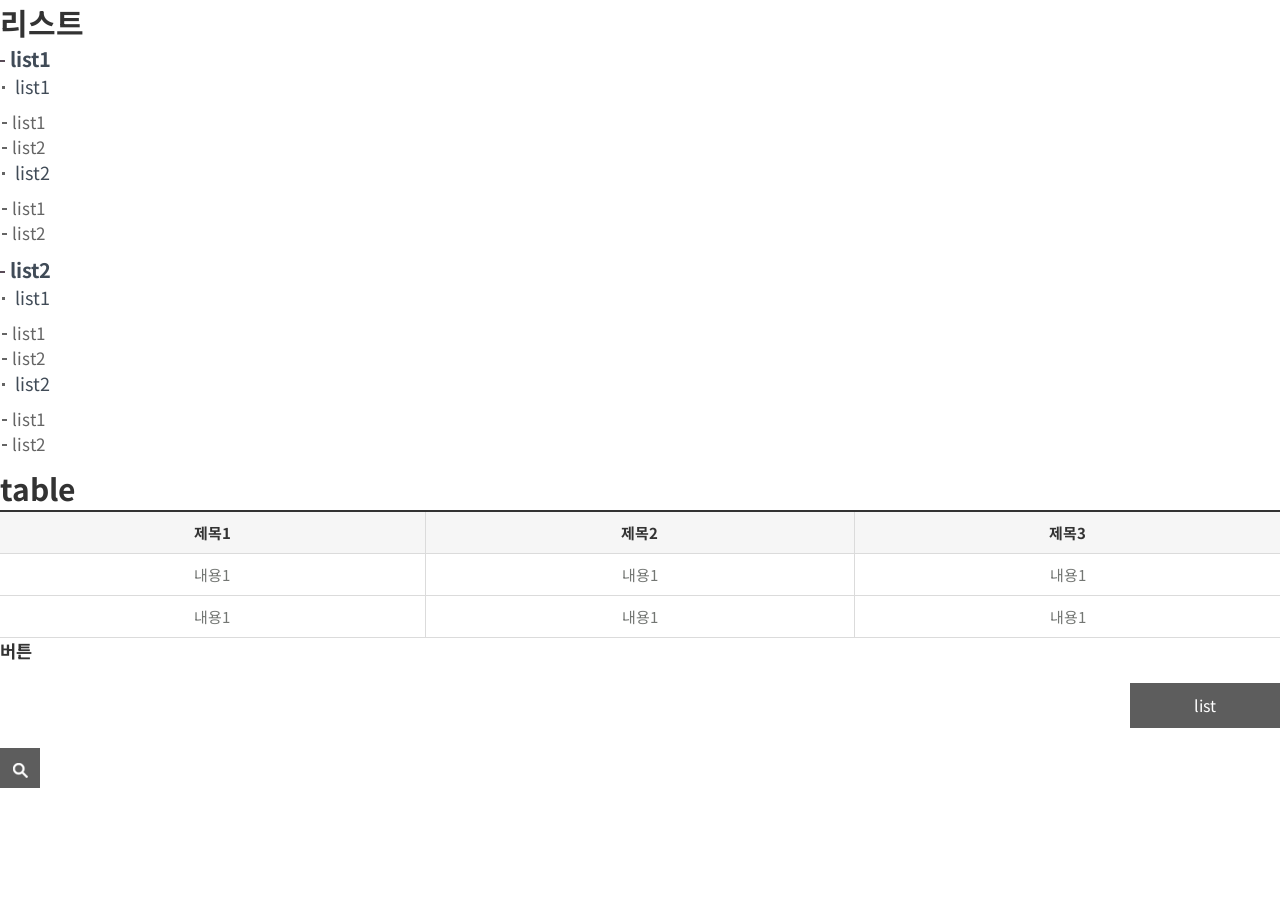
<file: portfolio/02/style.html>
<!DOCTYPE html>
<html lang="ko">
<head>
  <meta charset="UTF-8">
  <meta name="viewport" content="width=device-width, initial-scale=1.0">
  <meta http-equiv="X-UA-Compatible" content="ie=edge">
  <title>Document</title>
  <link rel="stylesheet" href="css/style.css">
  <link rel="stylesheet" href="css/default.css">
  <link rel="stylesheet" href="css/common.css">
</head>
<body>
  <h1>리스트</h1>
  <ul class="list-style1">
    <li>list1
      <ul class="list-style2">
        <li>list1
          <ul class="list-style3">
            <li>list1</li>
            <li>list2</li>
          </ul>
        </li>
        <li>list2
          <ul class="list-style3">
            <li>list1</li>
            <li>list2</li>
          </ul>
        </li>
      </ul>
    </li>
    <li>list2
      <ul class="list-style2">
        <li>list1
          <ul class="list-style3">
            <li>list1</li>
            <li>list2</li>
          </ul>
        </li>
        <li>list2
          <ul class="list-style3">
            <li>list1</li>
            <li>list2</li>
          </ul>
        </li>
      </ul>
    </li>
  </ul>
  <h1>table</h1>
  <table class="style-table">
    <caption class="hide">NICE Way</caption>
    <tr>
      <th>제목1</th>
      <th>제목2</th>
      <th>제목3</th>
    </tr>
    <tr>
      <td>내용1</td>
      <td>내용1</td>
      <td>내용1</td>
    </tr>
    <tr>
      <td>내용1</td>
      <td>내용1</td>
      <td>내용1</td>
    </tr>
  </table>
  <h3>버튼</h3>
  <div class="btn_brown clear">
      <a href="" class="fr">list</a>
  </div>
  <button class="find"><img src="images/ico_sch.gif" alt="검색"></button>
</body>
</html>
</file>
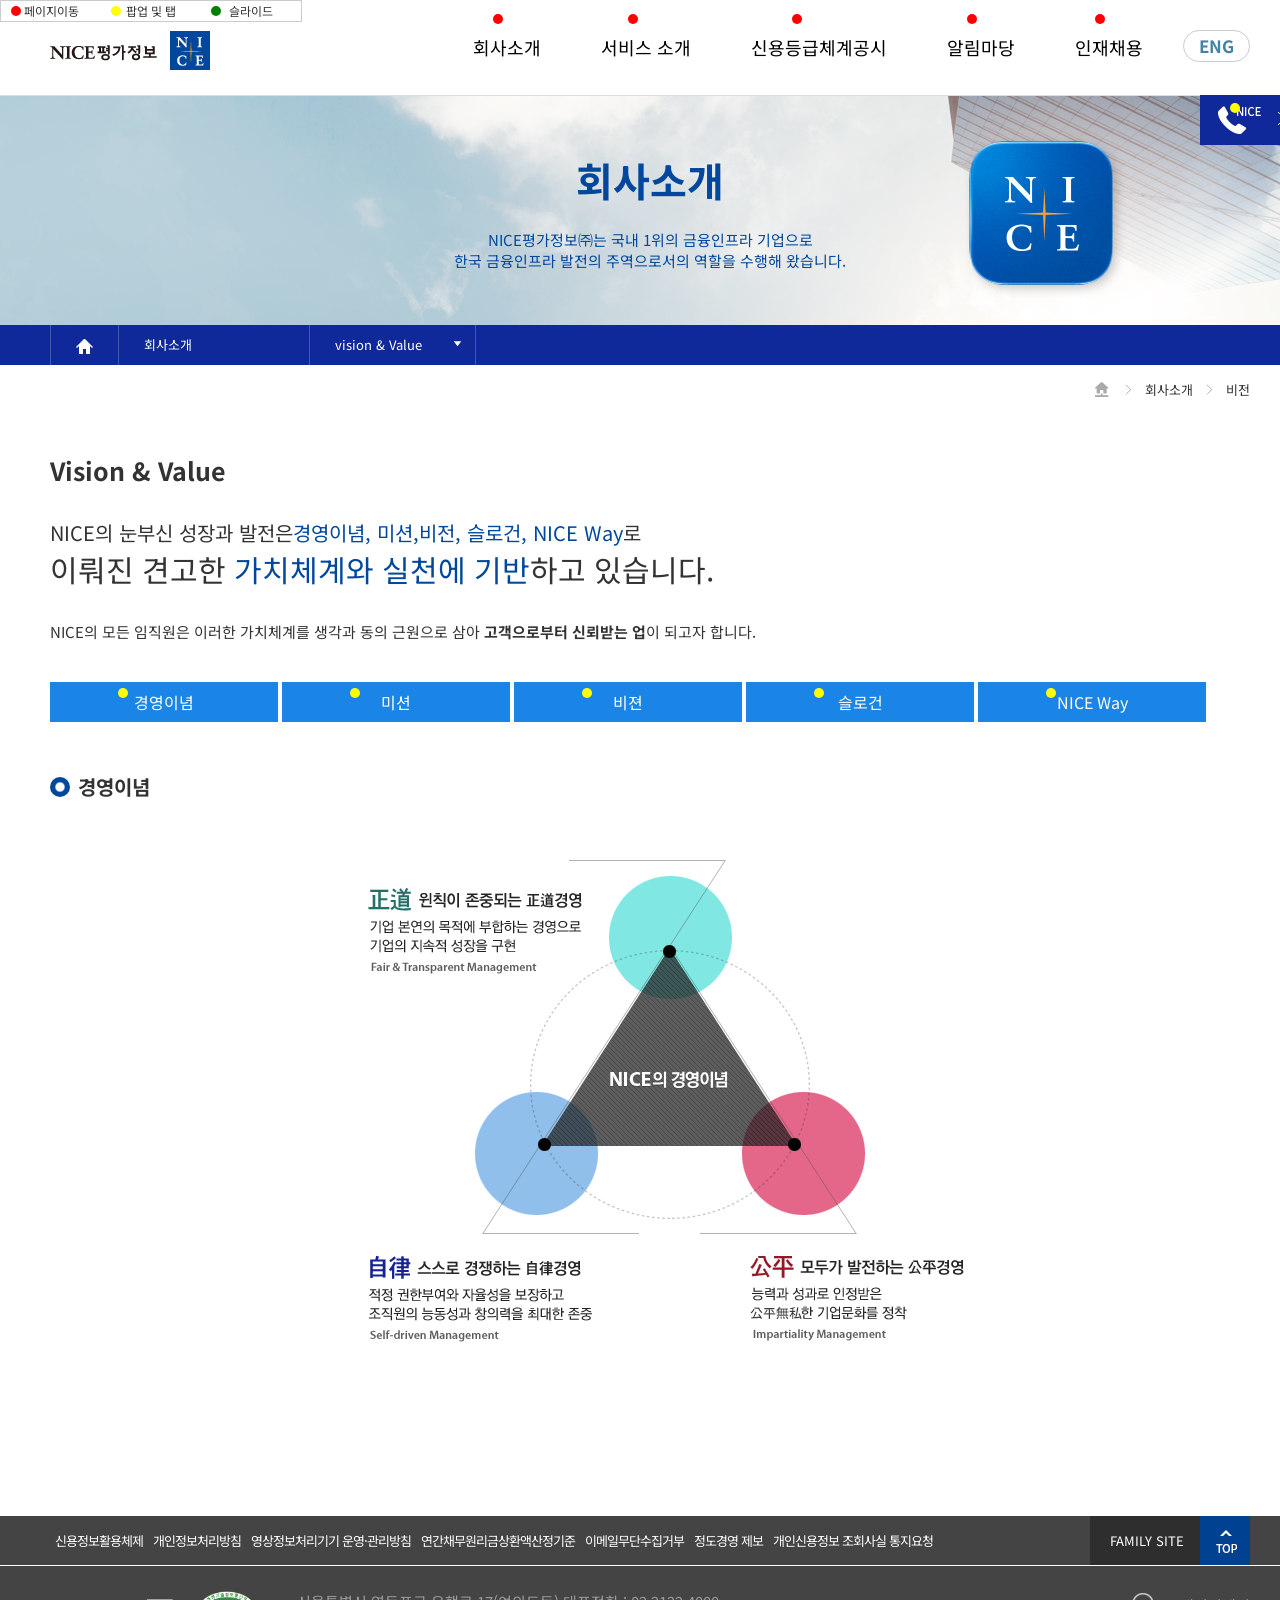
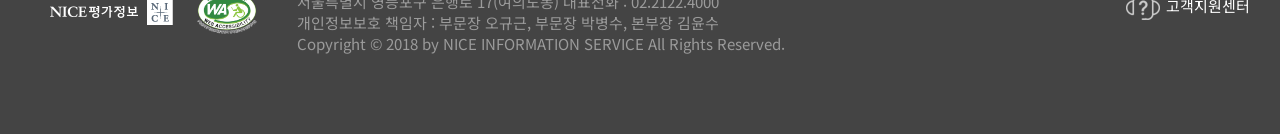
<file: portfolio/02/sub1.html>
<!DOCTYPE html>
<html lang="ko">

<head>
  <meta charset="utf-8">
  <meta name="viewport" content="width=device-width, initial-scale=1.0">
  <meta http-equiv="X-UA-Compatible" content="ie=edge">
  <title>vision & Value/회사소개/nice평가정보</title>
  <meta name="description" content="vision & Value/회사소개/nice평가정보">
  <link href="nice_favidon.ico" rel="shortcut icon" type="image/x-icon">
  <link rel="stylesheet" href="css/default.css">
  <link rel="stylesheet" href="css/common.css">
  <link rel="stylesheet" href="css/xeicon.css">
  <link rel="stylesheet" href="css/style.css">
  <script src="https://code.jquery.com/jquery-3.4.1.min.js" charset="utf-8"></script>
  <script src="js/common.js"></script>
  <script src="js/style.js"></script>
</head>
<body>
  <div class="wrap">
    <a href="#main_container" class="skip">본문바로가기</a>
    <a href="#call" class="skip_call">nice통합전화바로가기</a>
    <header>
      <div class="maau clear">
        <h1 class="logo fl"><a href="index.html"><img src="images/nice_logo.gif" alt="NICE평가정보"></a></h1>
        <div class="fr">
          <nav class="fl">
            <ul class="main-menu clear">
              <li>
                <a href="sub1.html" class="flashing1 red">회사소개</a>
                <div class="small-menu gnb1 clear">
                  <p class="menu-img fl">
                    <img src="images/nav_ico1.gif" alt="">
                  </p>
                  <div class="gnb-menu gnb1 fr">
                    <ul class="gnb_top clear menu1 clear">
                      <li><a href="#">CEO 인사말</a></li>
                      <li><a href="#">주요연혁</a></li>
                      <li><a href="sub1.html"  class="flashing1 red">vision & Value</a></li>
                      <li><a href="#">CI</a></li>
                      <li><a href="#">오시는길</a></li>
                    </ul>
                    <h2>회사소개</h2>
                    <p class="menu-info">NICE평가정보㈜는 국내 1위의 금융인프라 기업으로 한국 금융인프라 발전의 주역으로서의 역할을 수행해 왔습니다.</p>
                  </div>
                </div>
              </li>
              <li>
                <a href="sub2.html" class="flashing1 red">서비스 소개</a>
                <div class="small-menu gnb2 clear fl">
                  <p class="menu-img fl">
                    <img src="images/nav_ico2.gif" alt="">
                  </p>
                  <div class="gnb-menu fr">
                    <h3>개인신용정보 사업</h3>
                    <ul class="gnb_top clear menu2">
                      <li><a href="#">NICE지키미</a></li>
                      <li><a href="#">개인신용평가 솔루션 컨설팅</a></li>
                      <li><a href="sub2.html"  class="flashing1 red">상거래심사용 신용종합서비스</a></li>
                      <li><a href="#">본인확인서비스</a></li>
                    </ul>
                    <h3>기업신용정보 사업</h3>
                    <ul class="gnb_top clear menu2_1">
                      <li><a href="#">기업&middot;산업분석정보조회 및 데이터 제공 서비스</a></li>
                      <li><a href="sub2_1.html"  class="flashing1 red">기업평가 서비스</a></li>
                      <li><a href="#">기업신용 리스크 컨설팅</a></li>
                      <li><a href="#">기술신용평가</a></li>
                    </ul>
                    <h2>서비스 소개</h2>
                    <p class="menu-info">NICE평가정보㈜는 풍부한 신용평가 및 분석 경험과 함께 국내 최대의 신용정보 데이터베이스를 보유하고 있습니다.</p>
                  </div>
                </div>
              </li>
              <li>
                <a href="sub3.html"  class="flashing1 red">신용등급체계공시</a>
                <div class="small-menu gnb3 fl">
                  <p class="menu-img fl">
                    <img src="images/nav_ico3.gif" alt="">
                  </p>
                  <div class="gnb-menu fr">
                    <h3>개인신용평점체계</h3>
                    <ul class="gnb_top clear menu3">
                      <li><a href="sub3.html"  class="flashing1 red">개인신용평점의 의미</a></li>
                      <li><a href="#">평가모형의 성능지표</a></li>
                      <li><a href="#">개인신용평가 관련 통계자료</a></li>
                      <li><a href="#">이용기관 현황</a></li>
                      <li><a href="#">성능지표 산출원리</a></li>
                    </ul>
                    <h3>기업평가등급체계</h3>
                    <ul class="gnb_top clear menu3_1">
                      <li><a href="#">기업평가등급의 의미</a></li>
                      <li><a href="#">평가모형의 성능지표</a></li>
                      <li><a href="#">기업평가등급 관련 통계자료</a></li>
                      <li><a href="#">성능지표 산출원리</a></li>
                    </ul>
                    <h2>개인신용평점체계</h2>
                    <p class="menu-info">NICE평가정보㈜는 개인신용평점 체계와 기업평가등급 체계에 대한 자료를 공시하고 있습니다.</p>
                  </div>
                </div>
              </li>
              <li>
                <a href="sub4.html" class="flashing1 red">알림마당</a>
                <div class="small-menu gnb4 fl">
                  <p class="menu-img fl">
                    <img src="images/nav_ico4.gif" alt="">
                  </p>
                  <div class="gnb-menu fr">
                    <ul class="gnb_top clear menu4">
                      <li><a href="#">경영정보</a></li>
                      <li><a href="#">공시정보</a></li>
                      <li><a href="sub4.html"  class="flashing1 red">IR Book</a></li>
                      <li><a href="sub4_1.html"  class="flashing1 red">Newsletter</a></li>
                      <li><a href="sub4_2.html"  class="flashing1 red">공지 및 공고</a></li>
                      <li><a href="#">보도자료</a></li>
                      <li><a href="#">사회공헌</a></li>
                      <li><a href="#">내부정보관리규정</a></li>
                      <li><a href="#">신용희망캠페인</a></li>
                    </ul>
                    <h2>알림마당</h2>
                    <p class="menu-info">NICE평가정보㈜는 IR 정보 및 공지사항, 기업 소식 등을 전해 드립니다.</p>
                  </div>
                </div>
              </li>
              <li>
                <a href="sub5.html"  class="flashing1 red">인재채용</a>
                <div class="small-menu gnb5 fl">
                  <p class="menu-img fl">
                    <img src="images/nav_ico5.gif" alt="">
                  </p>
                  <div class="gnb-menu fr">
                    <ul class="gnb_top clear menu5">
                      <li><a href="sub5.html"  class="flashing1 red">인재상</a></li>
                      <li><a href="sub5_1.html"  class="flashing1 red">인사제도</a></li>
                      <li><a href="sub5_2.html"  class="flashing1 red">인재육성</a></li>
                      <li><a href="#">직무소개</a></li>
                      <li><a href="#">선배들 이야기</a></li>
                      <li><a href="#">채용정보</a></li>
                    </ul>
                    <h2>인재채용</h2>
                    <p class="menu-info">NICE평가정보㈜는 우수한 인재가 역량을 발휘하고 성과를 창출할 수 있도록 최적의 근무환경을 제공하고 있습니다.</p>
                  </div>
                </div>
              </li>
            </ul>
          </nav>
          <a href="#" class="lang_btn">ENG</a>
        </div>
      </div>
      <div class="back"></div>
    </header>
    <div class="sub-visual">
      <div class="sub-visubox">
        <h2>회사소개</h2>
        <p>NICE평가정보㈜는 국내 1위의 금융인프라 기업으로<br>
          한국 금융인프라 발전의 주역으로서의 역할을 수행해 왔습니다.</p>
      </div>
    </div>
    <main class="container">
      <nav class="mid-menu">
        <ul class="maau clear">
          <li><a href="index.html"><img src="images/sub_jhome.gif" alt="홈으로"></a></li>
          <li><a href="#">회사소개</a></li>
          <li class="selet-menu">
            <a href="sub1.html">vision & Value</a>
            <ul>
              <li><a href="#">CEO 인사말</a></li>
              <li><a href="#">주요 연혁</a></li>
              <li><a href="#">CI</a></li>
              <li><a href="#">오시는길</a></li>
            </ul>
          </li>
        </ul>
      </nav>
      <div class="location maau clear">
        <ul class="clear">
          <li><span class="hide">홈으로</span></li>
          <li>회사소개</li>
          <li>비전</li>
        </ul>
      </div>
      <div class="maau">
        <section id="main_container" class="vision-tapcontent pa50t">
          <h3 class="black">Vision & Value</h3>
          <p>NICE의 눈부신 성장과 발전은<span class="blue">경영이념, 미션,비전, 슬로건, NICE Way</span>로</p>
          <p>이뤄진 견고한 <span class="blue">가치체계와 실천에 기반</span>하고 있습니다.</p>
          <em class="pa40b">NICE의 모든 임직원은 이러한 가치체계를 생각과 동의 근원으로 삼아 <strong>고객으로부터 신뢰받는 업</strong>이 되고자 합니다.</em>
          <div class="total_tapmenu vision-tapmenu">
            <div class="tapmenu-btn">
              <button class="flashing yellow">경영이념</button>
              <button class="flashing yellow">미션</button>
              <button class="flashing yellow">비젼</button>
              <button class="flashing yellow">슬로건</button>
              <button class="flashing yellow">NICE Way</button>
            </div>
            <ul>
              <li class="tapmenu vision-tap1">
                <h4 class="left-cir">경영이념</h4>
                <img src="images/nicecorevalues_diagram1.gif" alt="원칙이 존중되고,스스로경쟁하며, 모두가 발전하는 경영이념">
              </li>
              <li class="tapmenu vision-tap2 hide">
                <h4 class="left-cir">미션</h4>
                <img src="images/nicecorevalues_diagram2.gif" alt="원칙이 존중되고,스스로경쟁하며, 모두가 발전하는 경영이념">
              </li>
              <li class="tapmenu vision-tap3 hide">
                <h4 class="left-cir">비젼</h4>
                <img src="images/nicecorevalues_diagram3.gif" alt="원칙이 존중되고,스스로경쟁하며, 모두가 발전하는 경영이념">
              </li>
              <li class="tapmenu vision-tap4 hide">
                <h4 class="left-cir">슬로건</h4>
                <img src="images/nicecorevalues_diagram4.gif" alt="원칙이 존중되고,스스로경쟁하며, 모두가 발전하는 경영이념">
              </li>
              <li class="tapmenu vision-tap5 hide">
                <h4 class="left-cir">NICE Way</h4>
                <p class="pa30b">NICE Way는 우리의 비전, 미션을 실현하기 위해<span class="blue">'모든 NICE人이</span>공유하고,<br><span class="blue"> 실행해야 할 경영방식, 가치 및 행동양식'</span>을 의미합니다.</p>
                <em class="pa30b">NICE Way는 <strong>성장전략, 경영방식, 리더십, 인재상, 조직문화 부문으로 구성</strong>됩니다.</em>
                <ul class="way_top pa50b">
                  <li>성장전략 : NICE의 지속가능 성장을 촉진하기 위해 사업전략에 포함시켜야 할 성장 방식을 의미</li>
                  <li>경영방식 : NICE 고유의 경쟁력을 만들어 내기 위한 임직원의 일하는 방식 및 경영 스타일을 의미</li>
                  <li>리더십 : 조직 책임자(임원, 보직자)를 포함한 NICE 리더의 역량과 역할을 의미</li>
                  <li>인재상 : NICE人이 갖추어야 할 기본적인 요건을 의미</li>
                  <li>조직문화 : NICE를 움직이는 근본적인 토양이며, 全 구성원들과 공유된 암묵적인 약속을 의미</li>
                </ul>
                <table class="way-table">
                  <caption class="hide">NICE Way</caption>
                  <tr>
                    <td><img src="images/nway_i01.jpg" alt=""></td>
                    <th>1.성장정량</th>
                    <td>
                      1-1. Fast Value & Scale Up : 미션과 정합성 있는 가치창조를 통한 성장<br>
                      1-2. 압도적 업종 1등 : 차별적인 가치 제공을 통한 경쟁력<br>
                      1-3. 글로벌화 : 국내 1등을 기반으로 해외사업 수익 조기 창출
                    </td>
                  <tr>
                    <td><img src="images/nway_i02.jpg" alt=""></td>
                    <th>2. 경영방식
                    </th>
                    <td>
                      2-1. '3S 경영' : 현장경영 기반, Speedy, Smart, Superexcellent 경영<br>
                      2-2. '3Innovation'경영 : Product, Process, Business Model 혁신<br>
                      2-3. One NICE 시너지 : 그룹 공동 목표를 위한 No없는 도전과 협력
                    </td>
                  <tr>
                    <td><img src="images/nway_i03.jpg" alt=""></td>
                    <th>3. 리더십
                    </th>
                    <td>
                      3-1. Vision Challenger : NICE 미래를 개척하는 선도자<br>
                      3-2. Synergy Builder : NICE 융합의 퍼실리테이터<br>
                      3-3. Moral Standard : NICE 가치, 원칙, 규율 준수의 모범
                    </td>
                  <tr>
                    <td><img src="images/nway_i04.jpg" alt=""></td>
                    <th>4. 인재상
                    </th>
                    <td>
                      4-1. 열정 : 일에 대한 주인의식, 목표지향적 몰입<br>
                      4-2. 도전 : 5%보다는 5배의 Stretching 목표 도전, 상상 + 실행<br>
                      4-3. Professionalism : 끈질긴 승부근성, 전문지식, 팀웍, 가치공유
                    </td>
                  <tr>
                    <td><img src="images/nway_i05.jpg" alt=""></td>
                    <th>5.조직문화</th>
                    <td>
                      5-1. Enjoy 문화 : Fun to Work. 상상하며 즐기는 조직<br>
                      5-2. 이기는 문화 : 1등주의 정신, 실패를 학습 기회로 삼아 발전<br>
                      5-3. 함께 문화 : 이해관계자와 상생, 사회적 약자와 함께 성장
                    </td>
                  </tr>
                </table>
              </li>
            </ul>
          </div>
        </section>
      </div>
    </main>
    <aside class="quick">
      <button id="call" class="open flashing1 yellow"><span class="hide">nice 전화번호</span></button>
      <div class="qui_containner">
        <h2 class="qui_heding qui1">개인신용정보 사업</h2>
        <ul class="qui_tel tel1">
          <li>
            <p class="tel_company">
              <a href="#">상거래 심사용 신용 종합 서비스</a>
            </p>
            <p class="tel_num">
              <a href="tel:02-2122-4555">T. 02-2122-4555</a>
              <span> / </span>
              <a href="tel:02-2122-4596">4596</a>
            </p>
          </li>
          <li>
            <p class="tel_company">
              <a href="#">NICE지키미</a>
            </p>
            <p class="tel_num">
              <a href="tel:1588-2486">T. 1588-2486</a>
            </p>
          </li>
          <li>
            <p class="tel_company">
              <a href="#">NICE아이디</a>
            </p>
            <p class="tel_num">
              <a href="tel:1600-1522">T. 1600-1522 고객센터</a>
              <a href="tel:02-3771-1588">T. 02-3771-1588 솔루션 도입</a>
            </p>
          </li>
          <li>
            <p class="tel_company">
              <a href="#">CSA 자격증(개인신용평가사)</a>
            </p>
            <p class="tel_num">
              <a href="tel:02-2122-5252">T. 02-2122-5252</a>
              <span> / </span>
              <a href="tel:02-2122-4574">4574</a>
            </p>
          </li>
        </ul>
        <h2 class="qui_heding qui2">기업신용정보 사업</h2>
        <ul class="qui_tel tel2">
          <li>
            <p class="tel_company">
              <a href="#">기업정보조회 서비스</a>
            </p>
            <p class="tel_num">
              <a href="tel:02-3771-1600">T. 02-3771-1600</a>
            </p>
          </li>
          <li>
            <p class="tel_company">
              <a href="#">기술평가</a>
            </p>
            <p class="tel_num">
              <a href="tel:02-2122-4555">T. 02-3771-1600</a>
            </p>
          </li>
          <li>
            <p class="tel_company">
              <a href="#">기업 평가</a>
            </p>
            <p class="tel_num">
              <a href="tel:02-3771-1224">T. 02-3771-1224 공공기관용 신용평가</a>
              <a href="tel:02-3771-1223">T. 02-3771-1223 민간기업용 신용평가</a>
            </p>
          </li>
          <li>
            <p class="tel_company">
              <a href="#">기업정보조회 서비스</a>
            </p>
            <p class="tel_num">
              <a href="tel:02-2122-4555">T. 02-3771-1600</a>
            </p>
          </li>
        </ul>
        <div class="btm_quic">
          <a href="#"><img src="images/quick_img01.png" alt="파인 금융소비자정보포털"></a>
          <a href="tel:0221224000"><img src="images/quick_img02.png" alt="고객센터 0221224000"></a>
        </div>
      </div>
    </aside>
    <footer>
      <div class="utill-foot">
        <div class="maau clear">
          <nav class="foot-nav fl">
            <ul class="clear">
              <li><a href="#">신용정보활용체제</a></li>
              <li><a href="#">개인정보처리방침</a></li>
              <li><a href="#">영상정보처리기기 운영·관리방침</a></li>
              <li><a href="#">연간채무원리금상환액산정기준</a></li>
              <li><a href="#">이메일무단수집거부</a></li>
              <li><a href="#">정도경영 제보</a></li>
              <li><a href="#">개인신용정보 조회사실 통지요청</a></li>
            </ul>
          </nav>
          <div class="family_top fr">
            <select class="fam_list" name="family">
              <option value='' selected>FAMILY SITE</option>
              <option value="">NICE평가정보㈜</option>
              <option value="">NICE신용평가</option>
              <option value="">NICE신용정보</option>
              <option value="">NICE D&B</option>
              <option value="">NICE피앤아이</option>
              <option value="">NICE에프앤아이</option>
              <option value="">NICE지니데이타</option>
              <option value="">한국전자금융</option>
              <option value="">NICE정보통신</option>
              <option value="">KIS정보통신</option>
              <option value="">NICE알앤씨</option>
              <option value="">NICE데이터</option>
              <option value="">NICE씨엠에스</option>
              <option value="">오케이포스</option>
              <option value="">서울전자통신</option>
              <option value="">아이티엠반도체</option>
              <option value="">지니틱스</option>
              <option value="">LMS</option>
              <option value="">BBS</option>
              <option value="">닥터스텍</option>
              <option value="">버드뷰</option>
              <option value="">코니밤비니</option>
            </select>
            <a class="up_top" href="#"><img src="images/btn_top.gif" alt="상단이동"></a>
          </div>
        </div>
      </div>
      <div class="btm_foot">
        <div class="maau clear">
          <div class="foot-logo fl">
            <a href="#"><img src="images/logo_foot.gif" alt="nice평가정보"></a>
            <a href="#"><img src="images/foot_ico_01.gif" alt="웹접근성인증마크"></a>
          </div>
          <div class="company_info fl">
            <address>서울특별시 영등포구 은행로 17(여의도동) 대표전화 : 02.2122.4000</address>
            <p>개인정보보호 책임자 : 부문장 오규근, 부문장 박병수, 본부장 김윤수</p>
            <p>Copyright © 2018 by NICE INFORMATION SERVICE All Rights Reserved.</p>
          </div>
          <div class="customal fr">
            <a href="#">고객지원센터</a>
          </div>
        </div>
      </div>
    </footer>
  </div>
  <div class="flash_box">
    <p><i class="flashing red">페이지이동</i></p>
    <p><i class="flashing yellow">팝업 및 탭</i></p>
    <p><i class="flashing green">슬라이드</i></p>
  </div>
</body>

</html>
</file>
<file: portfolio/01/css/default.css>
@charset "utf-8";
@import url('https://fonts.googleapis.com/css?family=Noto+Sans+KR:100,300,400,500,700,900|Noto+Sans+SC|Roboto&display=swap|Archivo+Black&display=swap');

/* Reset */
html,body,h1,h2,h3,h4,h5,h6,div,p,blockquote,pre,code,address,ul,ol,li,menu,nav,section,article,aside,
dl,dt,dd,table,thead,tbody,tfoot,label,caption,th,td,form,fieldset,legend,hr,input,button,textarea,object,figure,figcaption {margin:0; padding:0; font-family: 'Noto Sans KR',sans-serif;}
body{background:#fff; min-width:320px; -webkit-text-size-adjust:none;word-wrap:break-word;word-break:break-all;}
body,input,select,textarea,button {border:none; font-size:15px; font-family: 'Noto Sans KR',sans-serif; color:#222;}
button{background: none; cursor: pointer;}
ul,ol,li{list-style:none;}
table{width:100%; border-spacing:0; border-collapse:collapse;}
img,fieldset{border:0;}
address,cite,code,em,i{font-style:normal;font-weight:normal;}
label,img,input,select,textarea,button{vertical-align:middle; color: #222;}
.hide{overflow: hidden; display:block; position:absolute; border: 0; width: 1px; height: 1px; clip: rect(1px, 1px, 1px, 1px);}
hr{display:none;}
main,header,section,nav,footer,aside,article,figure{display:block;}
a{color:#222; text-decoration:none;}
iframe{border: none;}
/* Form */
textarea { border:1px solid #dbdbdb;}
select { height:32px; font-size:13px; color:#373737; border:1px solid #e9e9e9; background:#fff;}
input[type=tel],
input[type=time],
input[type=text],
input[type=password],
input[type=search],
input[type=email],
input[type=file],
input[type=url],
input[type=number],
input[type=date],select { border:none; background:none; vertical-align:middle;}
/* chrome,firefox.. */
textarea::placeholder,
ul li input::placeholder{font-size: 15px; color: #aaa;}
textarea::-webkit-input-placeholder ,
input::-webkit-input-placeholder{font-size: 15px; color: #aaa;}
/* IE,Edge */
textarea::-ms-input-placeholder,
input::-ms-input-placeholder{font-size: 15px; color: #aaa;}
textarea { padding:5px 0;}
select:focus,
textarea:focus,
input:focus { border: 1px solid #727272;}

input[type=tel][readonly],
input[type=text][readonly],
input[type=password][readonly],
input[type=email][readonly],
input[type=search][readonly],
input[type=tel][disabled],
input[type=text][disabled],
input[type=password][disabled],
input[type=search][disabled],
input[type=email][disabled]{background:#eaeaea; border-color:#c0c0c0; color:#666; -webkit-appearance:none;font-size:12px;}
textarea[readonly],
textarea[disabled]{padding:11px; font-size:16px; color:#666; font-weight:normal; line-height:140%; height:78px; background:#eaeaea;border:1px solid #c0c0c0;}

.clear{clear:both;}
.clear:after { content:""; display:block; clear:both;}
*::before,
*::after{font-family: 'xeicon';}
/* 변경 */
.nw em{color: #2bb673;}
.nw i{color: #0ba9b5;}
.fl{float: left;}
.fr{float: right;}
.skip, .skip_call{position: absolute; left: 0; right: 0; top: -30px; background: #ccc; color: #fff; line-height: 30px; text-align: center; z-index: 9000;}
.skip:focus, .skip_call:focus{top: 0;}
/* 이미지자동조절 */
.autoimg{display: block; position: relative;}
.autoimg img{position: absolute; right: 0; top: 0;}
img{max-width: 100%;}
</file>
<file: portfolio/01/css/xeicon.css>
/*!
*  XEIcon 2.3.3 by @NAVER - http://xpressengine.github.io/XEIcon/ - @XEIcon
*  License - http://xpressengine.github.io/XEIcon/license.html (Font: SIL OFL 1.1, CSS: MIT License)
*/

@font-face {
  font-family: 'xeicon';
  src: url("fonts/xeicon.eot?3ka2yj");
  src: url("fonts/xeicon.eot?3ka2yj#iefix") format("embedded-opentype"), url("fonts/xeicon.woff2?3ka2yj") format("woff2"), url("fonts/xeicon.ttf?3ka2yj") format("truetype"), url("fonts/xeicon.woff?3ka2yj") format("woff"), url("fonts/xeicon.svg?3ka2yj#xeicon") format("svg");
  font-weight: normal;
  font-style: normal;
}

[class^="xi-"],
[class*=" xi-"] {
  /* use !important to prevent issues with browser extensions that change fonts */
  font-family: 'xeicon' !important;
  display: inline-block;
  speak: none;
  font-style: normal;
  font-weight: normal;
  font-variant: normal;
  text-transform: none;
  line-height: 1;
  /* Better Font Rendering =========== */
  -webkit-font-smoothing: antialiased;
  -moz-osx-font-smoothing: grayscale;
}

.xi-home:before {
  content: "\e900";
}

.xi-home-o:before {
  content: "\e902";
}

.xi-bars:before {
  content: "\e91c";
}

.xi-hamburger-back:before {
  content: "\eb46";
}

.xi-hamburger-out:before {
  content: "\eb45";
}

.xi-apps:before {
  content: "\e903";
}

.xi-ellipsis-h:before {
  content: "\e94a";
}

.xi-ellipsis-v:before {
  content: "\e949";
}

.xi-drag-vertical:before {
  content: "\e996";
}

.xi-drag-handle:before {
  content: "\e960";
}

.xi-arrow-top:before {
  content: "\e912";
}

.xi-arrow-bottom:before {
  content: "\e904";
}

.xi-arrow-left:before {
  content: "\e906";
}

.xi-arrow-right:before {
  content: "\e907";
}

.xi-arrow-up:before {
  content: "\e915";
}

.xi-arrow-down:before {
  content: "\e905";
}

.xi-long-arrow-left:before {
  content: "\e908";
}

.xi-long-arrow-right:before {
  content: "\e90b";
}

.xi-long-arrow-up:before {
  content: "\e909";
}

.xi-long-arrow-down:before {
  content: "\e90a";
}

.xi-angle-left:before {
  content: "\e93b";
}

.xi-angle-left-min:before {
  content: "\e93c";
}

.xi-angle-left-thin:before {
  content: "\e93d";
}

.xi-angle-right:before {
  content: "\e93e";
}

.xi-angle-right-min:before {
  content: "\e93f";
}

.xi-angle-right-thin:before {
  content: "\e940";
}

.xi-angle-up:before {
  content: "\e944";
}

.xi-angle-up-min:before {
  content: "\e945";
}

.xi-angle-up-thin:before {
  content: "\e946";
}

.xi-angle-down:before {
  content: "\e941";
}

.xi-angle-down-min:before {
  content: "\e942";
}

.xi-angle-down-thin:before {
  content: "\e943";
}

.xi-caret-up:before {
  content: "\e92f";
}

.xi-caret-up-min:before {
  content: "\e930";
}

.xi-caret-down:before {
  content: "\e935";
}

.xi-caret-down-min:before {
  content: "\e936";
}

.xi-caret-up-circle:before {
  content: "\e931";
}

.xi-caret-up-circle-o:before {
  content: "\e932";
}

.xi-caret-down-circle:before {
  content: "\e937";
}

.xi-caret-down-circle-o:before {
  content: "\e938";
}

.xi-caret-up-square:before {
  content: "\e933";
}

.xi-caret-up-square-o:before {
  content: "\e934";
}

.xi-caret-down-square:before {
  content: "\e939";
}

.xi-caret-down-square-o:before {
  content: "\e93a";
}

.xi-arrows-h:before {
  content: "\e90e";
}

.xi-arrows-v:before {
  content: "\e90f";
}

.xi-expand:before {
  content: "\e910";
}

.xi-compress:before {
  content: "\e911";
}

.xi-arrows:before {
  content: "\e90c";
}

.xi-arrows-alt:before {
  content: "\e90d";
}

.xi-compare-arrows:before {
  content: "\e947";
}

.xi-scroll:before {
  content: "\e94b";
}

.xi-dashboard:before {
  content: "\e948";
}

.xi-dashboard-o:before {
  content: "\e95e";
}

.xi-refresh:before {
  content: "\e973";
}

.xi-catched:before {
  content: "\e923";
}

.xi-renew:before {
  content: "\e977";
}

.xi-sync:before {
  content: "\e982";
}

.xi-eye:before {
  content: "\e951";
}

.xi-eye-o:before {
  content: "\e950";
}

.xi-eye-off:before {
  content: "\e953";
}

.xi-eye-slash:before {
  content: "\e953";
}

.xi-eye-off-o:before {
  content: "\e952";
}

.xi-eye-slash2:before {
  content: "\e952";
}

.xi-lock:before {
  content: "\e964";
}

.xi-lock-o:before {
  content: "\e966";
}

.xi-unlock:before {
  content: "\e965";
}

.xi-unlock-o:before {
  content: "\e967";
}

.xi-trash:before {
  content: "\e96e";
}

.xi-trash-o:before {
  content: "\e96f";
}

.xi-flag:before {
  content: "\e961";
}

.xi-flag-o:before {
  content: "\e962";
}

.xi-expand-square:before {
  content: "\e954";
}

.xi-compress-square:before {
  content: "\e955";
}

.xi-log-in:before {
  content: "\e963";
}

.xi-log-out:before {
  content: "\e972";
}

.xi-search:before {
  content: "\e97a";
}

.xi-magnifier:before {
  content: "\e97a";
}

.xi-zoom-in:before {
  content: "\e97b";
}

.xi-magnifier-expand:before {
  content: "\e97b";
}

.xi-zoom-out:before {
  content: "\e97c";
}

.xi-magnifier-reduce:before {
  content: "\e97c";
}

.xi-subdirectory:before {
  content: "\e97e";
}

.xi-subdirectory-arrow:before {
  content: "\e981";
}

.xi-external-link:before {
  content: "\e980";
}

.xi-cog:before {
  content: "\e986";
}

.xi-view-array:before {
  content: "\e983";
}

.xi-view-carousel:before {
  content: "\e984";
}

.xi-view-column:before {
  content: "\e985";
}

.xi-view-day:before {
  content: "\e98d";
}

.xi-view-list:before {
  content: "\e993";
}

.xi-view-module:before {
  content: "\e997";
}

.xi-view-stream:before {
  content: "\e99a";
}

.xi-wrench:before {
  content: "\e99b";
}

.xi-filter:before {
  content: "\e9d9";
}

.xi-funnel:before {
  content: "\e9d9";
}

.xi-plus:before {
  content: "\e913";
}

.xi-plus-min:before {
  content: "\e914";
}

.xi-plus-thin:before {
  content: "\e9c5";
}

.xi-minus:before {
  content: "\e91a";
}

.xi-minus-min:before {
  content: "\e91b";
}

.xi-minus-thin:before {
  content: "\e9c1";
}

.xi-close:before {
  content: "\e921";
}

.xi-close-min:before {
  content: "\e922";
}

.xi-close-thin:before {
  content: "\e9af";
}

.xi-check:before {
  content: "\e928";
}

.xi-check-min:before {
  content: "\e929";
}

.xi-check-thin:before {
  content: "\e92a";
}

.xi-plus-circle:before {
  content: "\e916";
}

.xi-plus-circle-o:before {
  content: "\e917";
}

.xi-minus-circle:before {
  content: "\e91d";
}

.xi-minus-circle-o:before {
  content: "\e91e";
}

.xi-close-circle:before {
  content: "\e924";
}

.xi-close-circle-o:before {
  content: "\e925";
}

.xi-check-circle:before {
  content: "\e92b";
}

.xi-check-circle-o:before {
  content: "\e92c";
}

.xi-plus-square:before {
  content: "\e918";
}

.xi-plus-square-o:before {
  content: "\e919";
}

.xi-minus-square:before {
  content: "\e91f";
}

.xi-minus-square-o:before {
  content: "\e920";
}

.xi-close-square:before {
  content: "\e926";
}

.xi-close-square-o:before {
  content: "\e927";
}

.xi-check-square:before {
  content: "\e92d";
}

.xi-check-box:before {
  content: "\e92d";
}

.xi-checkbox-blank:before {
  content: "\ea0e";
}

.xi-check-square-o:before {
  content: "\e92e";
}

.xi-checkbox-checked:before {
  content: "\e92e";
}

.xi-radiobox-blank:before {
  content: "\e9c6";
}

.xi-radiobox-checked:before {
  content: "\e9c7";
}

.xi-cut:before {
  content: "\e9b0";
}

.xi-label:before {
  content: "\e9b1";
}

.xi-label-o:before {
  content: "\e9b2";
}

.xi-library-add:before {
  content: "\e9b3";
}

.xi-library-bookmark:before {
  content: "\e9b4";
}

.xi-tagged-book:before {
  content: "\e9b4";
}

.xi-save:before {
  content: "\e9b9";
}

.xi-lightbulb:before {
  content: "\e9be";
}

.xi-idea:before {
  content: "\e9be";
}

.xi-lightbulb-o:before {
  content: "\e9bf";
}

.xi-link:before {
  content: "\e9c0";
}

.xi-package:before {
  content: "\e9c2";
}

.xi-archive:before {
  content: "\e9c2";
}

.xi-pen:before {
  content: "\e9c3";
}

.xi-pen-o:before {
  content: "\e9c4";
}

.xi-undo:before {
  content: "\e9d2";
}

.xi-redo:before {
  content: "\e9c8";
}

.xi-switch-off:before {
  content: "\e9c9";
}

.xi-switch-on:before {
  content: "\e9ca";
}

.xi-toggle-off:before {
  content: "\e9cb";
}

.xi-toggle-on:before {
  content: "\e9cd";
}

.xi-bookmark:before {
  content: "\ea1c";
}

.xi-bookmark-o:before {
  content: "\ea1d";
}

.xi-tag:before {
  content: "\ea36";
}

.xi-tags:before {
  content: "\ea37";
}

.xi-mail:before {
  content: "\ea06";
}

.xi-envelope:before {
  content: "\ea06";
}

.xi-social-email:before {
  content: "\ea06";
}

.xi-mail-o:before {
  content: "\ea07";
}

.xi-mail-read:before {
  content: "\ea08";
}

.xi-envelope-open:before {
  content: "\ea08";
}

.xi-mail-read-o:before {
  content: "\ea09";
}

.xi-send:before {
  content: "\ea0b";
}

.xi-paper-plane:before {
  content: "\ea0b";
}

.xi-reply:before {
  content: "\ea0d";
}

.xi-reply-all:before {
  content: "\ea0c";
}

.xi-share:before {
  content: "\e9fa";
}

.xi-share-l:before {
  content: "\e9fa";
}

.xi-share-alt:before {
  content: "\e9e9";
}

.xi-share-alt-o:before {
  content: "\e9ea";
}

.xi-call:before {
  content: "\e9d3";
}

.xi-phone:before {
  content: "\e9d3";
}

.xi-call-outgoing:before {
  content: "\e9d4";
}

.xi-call-incoming:before {
  content: "\e9d6";
}

.xi-call-reception:before {
  content: "\e9d6";
}

.xi-call-missed:before {
  content: "\e9d5";
}

.xi-comment:before {
  content: "\e9d7";
}

.xi-comment-o:before {
  content: "\e9d8";
}

.xi-forum:before {
  content: "\e9f0";
}

.xi-comments:before {
  content: "\e9f0";
}

.xi-forum-o:before {
  content: "\e9f1";
}

.xi-video-call:before {
  content: "\ea18";
}

.xi-xi-film:before {
  content: "\ea18";
}

.xi-voicemail:before {
  content: "\ea19";
}

.xi-note:before {
  content: "\ea1a";
}

.xi-note-o:before {
  content: "\ea1b";
}

.xi-at:before {
  content: "\ea0a";
}

.xi-message:before {
  content: "\ea14";
}

.xi-message-o:before {
  content: "\ea15";
}

.xi-speech:before {
  content: "\ea12";
}

.xi-speech-o:before {
  content: "\ea13";
}

.xi-user-address:before {
  content: "\e9f4";
}

.xi-profile:before {
  content: "\e9f2";
}

.xi-user-circle:before {
  content: "\e9f2";
}

.xi-profile-o:before {
  content: "\ea2a";
}

.xi-user:before {
  content: "\e9f3";
}

.xi-users:before {
  content: "\e9f9";
}

.xi-group:before {
  content: "\ea2e";
}

.xi-community:before {
  content: "\ea2e";
}

.xi-user-plus:before {
  content: "\e9f7";
}

.xi-users-plus:before {
  content: "\ea17";
}

.xi-user-o:before {
  content: "\e9f5";
}

.xi-users-o:before {
  content: "\ea04";
}

.xi-user-plus-o:before {
  content: "\e9f8";
}

.xi-star:before {
  content: "\ea0f";
}

.xi-star-o:before {
  content: "\ea16";
}

.xi-heart:before {
  content: "\ea10";
}

.xi-heart-o:before {
  content: "\ea11";
}

.xi-thumbs-up:before {
  content: "\ea28";
}

.xi-thumbs-down:before {
  content: "\ea29";
}

.xi-crown:before {
  content: "\e9da";
}

.xi-trophy:before {
  content: "\ea38";
}

.xi-emoticon-happy:before {
  content: "\e9dd";
}

.xi-happy-face:before {
  content: "\e9dd";
}

.xi-emoticon-happy-o:before {
  content: "\e9ed";
}

.xi-emoticon-smiley:before {
  content: "\e9e4";
}

.xi-smiley-face:before {
  content: "\e9e4";
}

.xi-emoticon-smiley-o:before {
  content: "\e9e6";
}

.xi-emoticon-neutral:before {
  content: "\e9eb";
}

.xi-neutral-face:before {
  content: "\e9eb";
}

.xi-emoticon-neutral-o:before {
  content: "\e9ec";
}

.xi-emoticon-bad:before {
  content: "\e9de";
}

.xi-emoticon-bad-o:before {
  content: "\e9df";
}

.xi-emoticon-sad:before {
  content: "\e9ee";
}

.xi-sad-face:before {
  content: "\e9ee";
}

.xi-emoticon-sad-o:before {
  content: "\e9ef";
}

.xi-emoticon-devil:before {
  content: "\e9e2";
}

.xi-angry-face:before {
  content: "\e9e2";
}

.xi-emoticon-devil-o:before {
  content: "\e9e3";
}

.xi-emoticon-cool:before {
  content: "\e9e0";
}

.xi-emoticon-cool-o:before {
  content: "\e9e1";
}

.xi-bell:before {
  content: "\e99c";
}

.xi-bell-o:before {
  content: "\e99d";
}

.xi-bell-off:before {
  content: "\e99e";
}

.xi-bell-slash:before {
  content: "\e99e";
}

.xi-bell-off-o:before {
  content: "\e99f";
}

.xi-alarm:before {
  content: "\ea1e";
}

.xi-alarm-o:before {
  content: "\ea1f";
}

.xi-alarm-off:before {
  content: "\ea20";
}

.xi-time:before {
  content: "\ea2b";
}

.xi-time-o:before {
  content: "\ea2c";
}

.xi-snooze:before {
  content: "\ea27";
}

.xi-calendar:before {
  content: "\e9a0";
}

.xi-calendar-add:before {
  content: "\e9a1";
}

.xi-calendar-remove:before {
  content: "\e9a2";
}

.xi-calendar-cancle:before {
  content: "\e9a3";
}

.xi-calendar-check:before {
  content: "\e9a4";
}

.xi-calendar-list:before {
  content: "\e9a5";
}

.xi-new:before {
  content: "\e9a8";
}

.xi-new-o:before {
  content: "\e9a9";
}

.xi-info:before {
  content: "\e9a6";
}

.xi-information-circle:before {
  content: "\e9a6";
}

.xi-info-o:before {
  content: "\e9a7";
}

.xi-help:before {
  content: "\e9ad";
}

.xi-unknown-circle:before {
  content: "\e9ad";
}

.xi-help-o:before {
  content: "\e9ac";
}

.xi-error:before {
  content: "\e9aa";
}

.xi-error-o:before {
  content: "\e9ab";
}

.xi-ban:before {
  content: "\e9ae";
}

.xi-slash-circle:before {
  content: "\e9ae";
}

.xi-warning:before {
  content: "\ea2d";
}

.xi-hand-paper:before {
  content: "\ea21";
}

.xi-key:before {
  content: "\ea22";
}

.xi-security:before {
  content: "\ea24";
}

.xi-shield:before {
  content: "\ea24";
}

.xi-shield-checked:before {
  content: "\ea25";
}

.xi-check-shield:before {
  content: "\ea25";
}

.xi-shield-checked-o:before {
  content: "\ea26";
}

.xi-align-justify:before {
  content: "\e956";
}

.xi-align-left:before {
  content: "\e957";
}

.xi-align-center:before {
  content: "\e958";
}

.xi-align-right:before {
  content: "\e959";
}

.xi-indent:before {
  content: "\e95a";
}

.xi-dedent:before {
  content: "\e95b";
}

.xi-list-dot:before {
  content: "\e95c";
}

.xi-list-ul:before {
  content: "\e95c";
}

.xi-list-square:before {
  content: "\e95d";
}

.xi-list-ul-square:before {
  content: "\e95d";
}

.xi-list-number:before {
  content: "\ea6b";
}

.xi-list-ol:before {
  content: "\ea6b";
}

.xi-list:before {
  content: "\e95f";
}

.xi-list-ul-l:before {
  content: "\e95f";
}

.xi-paragraph:before {
  content: "\e968";
}

.xi-bold:before {
  content: "\e96a";
}

.xi-italic:before {
  content: "\e96c";
}

.xi-strikethrough:before {
  content: "\e969";
}

.xi-underline:before {
  content: "\e96b";
}

.xi-caps:before {
  content: "\e96d";
}

.xi-text-size:before {
  content: "\eaba";
}

.xi-text-type:before {
  content: "\e97f";
}

.xi-type:before {
  content: "\e97f";
}

.xi-spellcheck:before {
  content: "\eaa9";
}

.xi-translate:before {
  content: "\eabc";
}

.xi-line-height:before {
  content: "\e976";
}

.xi-lineheight:before {
  content: "\e976";
}

.xi-font:before {
  content: "\ea63";
}

.xi-text-format:before {
  content: "\eab9";
}

.xi-text-color:before {
  content: "\eaaa";
}

.xi-color-fill:before {
  content: "\ea5e";
}

.xi-color-helper:before {
  content: "\ea5f";
}

.xi-scissors:before {
  content: "\e994";
}

.xi-document:before {
  content: "\e998";
}

.xi-form:before {
  content: "\e998";
}

.xi-palette:before {
  content: "\e995";
}

.xi-color:before {
  content: "\e995";
}

.xi-color-dropper:before {
  content: "\e97d";
}

.xi-eye-dropper:before {
  content: "\e97d";
}

.xi-eraser:before {
  content: "\e970";
}

.xi-eraser-o:before {
  content: "\e971";
}

.xi-sort-asc:before {
  content: "\e974";
}

.xi-lineheight-plus:before {
  content: "\e974";
}

.xi-sort-desc:before {
  content: "\e975";
}

.xi-lineheight-minus:before {
  content: "\e975";
}

.xi-rotate-right:before {
  content: "\e978";
}

.xi-rotate-left:before {
  content: "\e979";
}

.xi-layout:before {
  content: "\e988";
}

.xi-layout-top:before {
  content: "\e988";
}

.xi-layout-o:before {
  content: "\e98e";
}

.xi-layout-full:before {
  content: "\e989";
}

.xi-layout-full-o:before {
  content: "\e98f";
}

.xi-layout-snb:before {
  content: "\e98a";
}

.xi-layout-top-left:before {
  content: "\e98a";
}

.xi-layout-snb-o:before {
  content: "\e990";
}

.xi-layout-aside:before {
  content: "\e98b";
}

.xi-layout-top-right:before {
  content: "\e98b";
}

.xi-layout-aside-o:before {
  content: "\e991";
}

.xi-layout-column:before {
  content: "\e98c";
}

.xi-layout-top-three:before {
  content: "\e98c";
}

.xi-layout-column-o:before {
  content: "\e992";
}

.xi-crop:before {
  content: "\e999";
}

.xi-border-color:before {
  content: "\ea39";
}

.xi-line-style:before {
  content: "\ea66";
}

.xi-line-weight:before {
  content: "\ea67";
}

.xi-border-all:before {
  content: "\e987";
}

.xi-border-bottom:before {
  content: "\ea32";
}

.xi-border-clear:before {
  content: "\ea33";
}

.xi-border-horizontal:before {
  content: "\ea45";
}

.xi-border-inner:before {
  content: "\ea46";
}

.xi-border-left:before {
  content: "\ea49";
}

.xi-border-outer:before {
  content: "\ea4f";
}

.xi-border-right:before {
  content: "\ea51";
}

.xi-border-style:before {
  content: "\ea52";
}

.xi-border-top:before {
  content: "\ea54";
}

.xi-border-vertical:before {
  content: "\ea5c";
}

.xi-valign-top:before {
  content: "\eabf";
}

.xi-valign-bottom:before {
  content: "\eabd";
}

.xi-valign-center:before {
  content: "\eabe";
}

.xi-code:before {
  content: "\ea5d";
}

.xi-emoticon:before {
  content: "\ea62";
}

.xi-emoji:before {
  content: "\ea62";
}

.xi-face:before {
  content: "\ea62";
}

.xi-link-insert:before {
  content: "\ea6a";
}

.xi-link-l:before {
  content: "\ea6a";
}

.xi-link-broken:before {
  content: "\ea68";
}

.xi-unlink:before {
  content: "\ea68";
}

.xi-omega:before {
  content: "\ea6c";
}

.xi-opacity:before {
  content: "\ea6d";
}

.xi-overscan:before {
  content: "\ea78";
}

.xi-paperclip:before {
  content: "\ea7f";
}

.xi-transform:before {
  content: "\eabb";
}

.xi-power-off:before {
  content: "\e94c";
}

.xi-esc:before {
  content: "\e94f";
}

.xi-command:before {
  content: "\e94e";
}

.xi-alt:before {
  content: "\e94d";
}

.xi-tab:before {
  content: "\eaf8";
}

.xi-backspace:before {
  content: "\eac4";
}

.xi-capslock:before {
  content: "\ead6";
}

.xi-watch:before {
  content: "\e9b5";
}

.xi-mouse:before {
  content: "\e9b6";
}

.xi-sdcard:before {
  content: "\e9b7";
}

.xi-usb-drive:before {
  content: "\e9b8";
}

.xi-diskette:before {
  content: "\e9ba";
}

.xi-print:before {
  content: "\e9bb";
}

.xi-social-print:before {
  content: "\e9bb";
}

.xi-fax:before {
  content: "\e9bc";
}

.xi-webcam:before {
  content: "\e9cc";
}

.xi-projector:before {
  content: "\e9ce";
}

.xi-presentation:before {
  content: "\e9cf";
}

.xi-plug:before {
  content: "\e9d0";
}

.xi-speaker:before {
  content: "\ea60";
}

.xi-airplay:before {
  content: "\eac0";
}

.xi-alarm-clock:before {
  content: "\eac1";
}

.xi-alarm-clock-o:before {
  content: "\eac2";
}

.xi-alarm-clock-off:before {
  content: "\eac3";
}

.xi-battery:before {
  content: "\eac5";
}

.xi-battery-full:before {
  content: "\eac5";
}

.xi-battery-o:before {
  content: "\ead0";
}

.xi-battery-min:before {
  content: "\ead0";
}

.xi-battery-10:before {
  content: "\eac6";
}

.xi-battery-20:before {
  content: "\eac7";
}

.xi-battery-30:before {
  content: "\eac8";
}

.xi-battery-40:before {
  content: "\eac9";
}

.xi-battery-50:before {
  content: "\eacb";
}

.xi-battery-60:before {
  content: "\eacc";
}

.xi-battery-70:before {
  content: "\eacd";
}

.xi-battery-80:before {
  content: "\eace";
}

.xi-battery-90:before {
  content: "\eacf";
}

.xi-bluetooth:before {
  content: "\ead1";
}

.xi-bluetooth-off:before {
  content: "\ead2";
}

.xi-bluetooth-on:before {
  content: "\ead3";
}

.xi-bluetooth-search:before {
  content: "\ead4";
}

.xi-brightness:before {
  content: "\ead5";
}

.xi-clock:before {
  content: "\ead7";
}

.xi-clock-o:before {
  content: "\ead8";
}

.xi-contrast:before {
  content: "\ead9";
}

.xi-desktop:before {
  content: "\eada";
}

.xi-monitor:before {
  content: "\eada";
}

.xi-laptop:before {
  content: "\eae9";
}

.xi-devices:before {
  content: "\eadb";
}

.xi-tablet:before {
  content: "\eaf9";
}

.xi-mobile:before {
  content: "\eaed";
}

.xi-tv:before {
  content: "\eafb";
}

.xi-enter:before {
  content: "\eadc";
}

.xi-flashlight:before {
  content: "\eadd";
}

.xi-flashlight-off:before {
  content: "\eade";
}

.xi-flight-off:before {
  content: "\eadf";
}

.xi-flight-on:before {
  content: "\eae0";
}

.xi-gamepad:before {
  content: "\eae1";
}

.xi-gps:before {
  content: "\eae2";
}

.xi-gps-none:before {
  content: "\eae3";
}

.xi-gps-off:before {
  content: "\eae4";
}

.xi-hdd:before {
  content: "\eae5";
}

.xi-hdmi:before {
  content: "\eae6";
}

.xi-keyboard:before {
  content: "\eae7";
}

.xi-keyboard-o:before {
  content: "\eae8";
}

.xi-space-bar:before {
  content: "\eaf7";
}

.xi-lock-rotation:before {
  content: "\eaea";
}

.xi-chip:before {
  content: "\eaeb";
}

.xi-chip-o:before {
  content: "\eaec";
}

.xi-mouse-pointer:before {
  content: "\eaee";
}

.xi-router:before {
  content: "\eaef";
}

.xi-wifi-router:before {
  content: "\eaef";
}

.xi-router-o:before {
  content: "\eaf0";
}

.xi-signal:before {
  content: "\eaf1";
}

.xi-signal-1:before {
  content: "\eaf2";
}

.xi-signal-2:before {
  content: "\eaf3";
}

.xi-signal-3:before {
  content: "\eaf4";
}

.xi-signal-4:before {
  content: "\eaf5";
}

.xi-signal-none:before {
  content: "\eaf6";
}

.xi-touch:before {
  content: "\eafa";
}

.xi-usb:before {
  content: "\eafc";
}

.xi-wifi:before {
  content: "\eafd";
}

.xi-wifi-signal:before {
  content: "\eafd";
}

.xi-wifi-signal-mid:before {
  content: "\eafe";
}

.xi-wifi-signal-min:before {
  content: "\eaff";
}

.xi-wifi-signal-off:before {
  content: "\eb00";
}

.xi-chart-bar:before {
  content: "\e901";
}

.xi-book:before {
  content: "\ea34";
}

.xi-book-o:before {
  content: "\ea35";
}

.xi-play:before {
  content: "\ea3e";
}

.xi-caret-right:before {
  content: "\ea3e";
}

.xi-play-circle:before {
  content: "\ea40";
}

.xi-play-circle-o:before {
  content: "\ea3f";
}

.xi-pause-circle:before {
  content: "\ea3d";
}

.xi-pause-circle-o:before {
  content: "\ea3c";
}

.xi-pause:before {
  content: "\ea3b";
}

.xi-stop:before {
  content: "\ea41";
}

.xi-recording-stop:before {
  content: "\eb24";
}

.xi-recording:before {
  content: "\eb21";
}

.xi-record:before {
  content: "\eb21";
}

.xi-eject:before {
  content: "\ea42";
}

.xi-step-backward:before {
  content: "\ea43";
}

.xi-step-forward:before {
  content: "\ea44";
}

.xi-backward:before {
  content: "\ea47";
}

.xi-forward:before {
  content: "\ea48";
}

.xi-fast-backward:before {
  content: "\eb08";
}

.xi-fast-forward:before {
  content: "\eb07";
}

.xi-camera:before {
  content: "\ea4b";
}

.xi-camera-o:before {
  content: "\ea4a";
}

.xi-videocam:before {
  content: "\ea4d";
}

.xi-video-camera:before {
  content: "\ea4d";
}

.xi-videocam-o:before {
  content: "\ea4c";
}

.xi-image:before {
  content: "\ea50";
}

.xi-image-o:before {
  content: "\ea4e";
}

.xi-microphone-o:before {
  content: "\ea56";
}

.xi-microphone:before {
  content: "\ea57";
}

.xi-microphone-off:before {
  content: "\ea58";
}

.xi-microphone-slash:before {
  content: "\ea58";
}

.xi-volume-mute:before {
  content: "\ea59";
}

.xi-volume:before {
  content: "\ea59";
}

.xi-volume-down:before {
  content: "\ea5a";
}

.xi-volume-min:before {
  content: "\ea5a";
}

.xi-volume-up:before {
  content: "\ea5b";
}

.xi-volume-max:before {
  content: "\ea5b";
}

.xi-volume-off:before {
  content: "\eb39";
}

.xi-volume-slash:before {
  content: "\eb39";
}

.xi-album:before {
  content: "\ea61";
}

.xi-record-play:before {
  content: "\ea61";
}

.xi-cd-r:before {
  content: "\ea61";
}

.xi-headset:before {
  content: "\ea64";
}

.xi-music:before {
  content: "\ea65";
}

.xi-chart-pyramid:before {
  content: "\ea69";
}

.xi-chart-bar-square:before {
  content: "\eb01";
}

.xi-chart-line:before {
  content: "\eb02";
}

.xi-chart-pie:before {
  content: "\eb03";
}

.xi-chart-pie-o:before {
  content: "\eb04";
}

.xi-equalizer:before {
  content: "\eb05";
}

.xi-volume-bar:before {
  content: "\eb05";
}

.xi-equalizer-thin:before {
  content: "\ea55";
}

.xi-exposure:before {
  content: "\eb06";
}

.xi-flash:before {
  content: "\eb09";
}

.xi-flash-off:before {
  content: "\eb0a";
}

.xi-focus-center:before {
  content: "\eb0b";
}

.xi-focus-frame:before {
  content: "\eb0c";
}

.xi-focus-weak:before {
  content: "\eb11";
}

.xi-paper:before {
  content: "\eb1e";
}

.xi-paper-o:before {
  content: "\eb1f";
}

.xi-library-books:before {
  content: "\eb14";
}

.xi-library-books-o:before {
  content: "\eb16";
}

.xi-library-image:before {
  content: "\eb17";
}

.xi-library-image-o:before {
  content: "\eb18";
}

.xi-library-music:before {
  content: "\eb19";
}

.xi-library-video:before {
  content: "\eb1a";
}

.xi-movie:before {
  content: "\eb1b";
}

.xi-movie-o:before {
  content: "\eb1c";
}

.xi-pacman:before {
  content: "\eb1d";
}

.xi-radio:before {
  content: "\eb20";
}

.xi-repeat:before {
  content: "\eb25";
}

.xi-repeat-one:before {
  content: "\eb26";
}

.xi-shuffle:before {
  content: "\eb27";
}

.xi-timer:before {
  content: "\eb29";
}

.xi-timer-o:before {
  content: "\eb2a";
}

.xi-timer-off-o:before {
  content: "\eb2f";
}

.xi-timer-sand:before {
  content: "\eb30";
}

.xi-sandwatch-min:before {
  content: "\eb30";
}

.xi-timer-sand-o:before {
  content: "\eb31";
}

.xi-trending-flat:before {
  content: "\eb36";
}

.xi-trending-down:before {
  content: "\eb33";
}

.xi-decline:before {
  content: "\eb33";
}

.xi-trending-up:before {
  content: "\eb37";
}

.xi-rise:before {
  content: "\eb37";
}

.xi-tune:before {
  content: "\eb38";
}

.xi-map:before {
  content: "\eb22";
}

.xi-map-folding:before {
  content: "\eb22";
}

.xi-map-o:before {
  content: "\eb23";
}

.xi-my-location:before {
  content: "\eb5d";
}

.xi-location-arrow:before {
  content: "\eb58";
}

.xi-woman:before {
  content: "\ea2f";
}

.xi-man:before {
  content: "\ea30";
}

.xi-toilet:before {
  content: "\ea31";
}

.xi-pregnant-woman:before {
  content: "\eb61";
}

.xi-maternity:before {
  content: "\eb61";
}

.xi-walk:before {
  content: "\eb6d";
}

.xi-walking:before {
  content: "\eb6d";
}

.xi-run:before {
  content: "\eb63";
}

.xi-wheelchair:before {
  content: "\eb6e";
}

.xi-glass:before {
  content: "\eb28";
}

.xi-market:before {
  content: "\eb2b";
}

.xi-shopping-bag:before {
  content: "\eb2b";
}

.xi-pharmacy:before {
  content: "\eb2c";
}

.xi-laundry:before {
  content: "\eb2e";
}

.xi-florist:before {
  content: "\eb32";
}

.xi-hlz:before {
  content: "\eb34";
}

.xi-park:before {
  content: "\eb35";
}

.xi-airplane:before {
  content: "\eb3a";
}

.xi-all:before {
  content: "\eb3b";
}

.xi-flight-takeoff:before {
  content: "\eb3c";
}

.xi-flight:before {
  content: "\eb3c";
}

.xi-flight-land:before {
  content: "\eb3d";
}

.xi-bank:before {
  content: "\eb3e";
}

.xi-bank-o:before {
  content: "\eb3e";
}

.xi-beach:before {
  content: "\eb3f";
}

.xi-bicycle:before {
  content: "\eb40";
}

.xi-building:before {
  content: "\eb41";
}

.xi-bus:before {
  content: "\eb42";
}

.xi-business:before {
  content: "\eb43";
}

.xi-cafe:before {
  content: "\eb44";
}

.xi-cake:before {
  content: "\eb47";
}

.xi-car:before {
  content: "\eb48";
}

.xi-church:before {
  content: "\eb49";
}

.xi-city:before {
  content: "\eb4a";
}

.xi-compass:before {
  content: "\eb4b";
}

.xi-compass-o:before {
  content: "\eb4c";
}

.xi-convenience-store:before {
  content: "\eb4d";
}

.xi-directions:before {
  content: "\eb4e";
}

.xi-factory:before {
  content: "\eb4f";
}

.xi-fitness-center:before {
  content: "\eb50";
}

.xi-garden:before {
  content: "\eb51";
}

.xi-gas-station:before {
  content: "\eb52";
}

.xi-golf:before {
  content: "\eb53";
}

.xi-hand-pointing:before {
  content: "\eb54";
}

.xi-hospital:before {
  content: "\eb55";
}

.xi-hotel:before {
  content: "\eb56";
}

.xi-library:before {
  content: "\eb57";
}

.xi-maker:before {
  content: "\eb59";
}

.xi-marker-circle:before {
  content: "\eb59";
}

.xi-marker-plus:before {
  content: "\eb5b";
}

.xi-maker-drop:before {
  content: "\eb5f";
}

.xi-map-marker:before {
  content: "\eb5f";
}

.xi-marker-check:before {
  content: "\eb5a";
}

.xi-motorcycle:before {
  content: "\eb5c";
}

.xi-navigation:before {
  content: "\eb5e";
}

.xi-pool:before {
  content: "\eb60";
}

.xi-restaurant:before {
  content: "\eb62";
}

.xi-school:before {
  content: "\eb64";
}

.xi-ship:before {
  content: "\eb65";
}

.xi-spa:before {
  content: "\eb66";
}

.xi-stroller:before {
  content: "\eb67";
}

.xi-subway:before {
  content: "\eb68";
}

.xi-taxi:before {
  content: "\eb69";
}

.xi-theater:before {
  content: "\eb6a";
}

.xi-film:before {
  content: "\eb6a";
}

.xi-traffic:before {
  content: "\eb6b";
}

.xi-train:before {
  content: "\eb6c";
}

.xi-cart:before {
  content: "\eb6f";
}

.xi-cart-o:before {
  content: "\e9fb";
}

.xi-cart-add:before {
  content: "\e9fc";
}

.xi-cart-remove:before {
  content: "\e9fd";
}

.xi-basket:before {
  content: "\e9fe";
}

.xi-box:before {
  content: "\ea01";
}

.xi-fragile:before {
  content: "\ea02";
}

.xi-coupon:before {
  content: "\ea03";
}

.xi-shop:before {
  content: "\ea05";
}

.xi-gift:before {
  content: "\eb70";
}

.xi-present:before {
  content: "\eb70";
}

.xi-gift-o:before {
  content: "\ea3a";
}

.xi-exchange:before {
  content: "\ea53";
}

.xi-barter:before {
  content: "\ea53";
}

.xi-yuan:before {
  content: "\ea6e";
}

.xi-won:before {
  content: "\ea6f";
}

.xi-yen:before {
  content: "\ea70";
}

.xi-pound:before {
  content: "\ea71";
}

.xi-euro:before {
  content: "\ea72";
}

.xi-rial:before {
  content: "\ea73";
}

.xi-dollar:before {
  content: "\ea74";
}

.xi-peso:before {
  content: "\ea75";
}

.xi-rupee:before {
  content: "\ea76";
}

.xi-credit-card:before {
  content: "\ea77";
}

.xi-money:before {
  content: "\ea79";
}

.xi-piggy-bank:before {
  content: "\ea7a";
}

.xi-strongbox:before {
  content: "\ea7b";
}

.xi-briefcase:before {
  content: "\ea7c";
}

.xi-percent:before {
  content: "\ea7d";
}

.xi-calculator:before {
  content: "\ea7e";
}

.xi-medicine:before {
  content: "\eb2d";
}

.xi-receipt:before {
  content: "\eb71";
}

.xi-truck:before {
  content: "\eb72";
}

.xi-wallet:before {
  content: "\eb73";
}

.xi-file:before {
  content: "\ea94";
}

.xi-file-o:before {
  content: "\ea80";
}

.xi-file-add:before {
  content: "\ea95";
}

.xi-file-add-o:before {
  content: "\ea81";
}

.xi-file-remove:before {
  content: "\ea96";
}

.xi-file-remove-o:before {
  content: "\ea82";
}

.xi-file-text:before {
  content: "\ea97";
}

.xi-file-text-o:before {
  content: "\ea83";
}

.xi-documents:before {
  content: "\ea98";
}

.xi-stack-paper:before {
  content: "\ea98";
}

.xi-documents-o:before {
  content: "\ea84";
}

.xi-file-image:before {
  content: "\ea99";
}

.xi-file-image-o:before {
  content: "\ea85";
}

.xi-file-video:before {
  content: "\ea9a";
}

.xi-file-video-o:before {
  content: "\ea86";
}

.xi-file-music:before {
  content: "\ea9b";
}

.xi-file-music-o:before {
  content: "\ea87";
}

.xi-file-code:before {
  content: "\ea9c";
}

.xi-file-code-o:before {
  content: "\ea88";
}

.xi-file-zip:before {
  content: "\ea9d";
}

.xi-file-zip-o:before {
  content: "\ea89";
}

.xi-file-upload:before {
  content: "\ea9e";
}

.xi-file-upload-o:before {
  content: "\ea8a";
}

.xi-file-download:before {
  content: "\ea9f";
}

.xi-file-download-o:before {
  content: "\ea8b";
}

.xi-file-check:before {
  content: "\eaa0";
}

.xi-file-check-o:before {
  content: "\ea8c";
}

.xi-folder:before {
  content: "\eaa1";
}

.xi-folder-o:before {
  content: "\ea8d";
}

.xi-folder-open:before {
  content: "\eaa8";
}

.xi-folder-shared:before {
  content: "\eb7d";
}

.xi-folder-zip:before {
  content: "\eaa7";
}

.xi-folder-zip-o:before {
  content: "\ea93";
}

.xi-folder-add:before {
  content: "\eaa2";
}

.xi-folder-add-o:before {
  content: "\ea8e";
}

.xi-folder-remove:before {
  content: "\eaa3";
}

.xi-folder-remove-o:before {
  content: "\ea8f";
}

.xi-folder-check:before {
  content: "\eaa4";
}

.xi-folder-check-o:before {
  content: "\ea90";
}

.xi-folder-upload:before {
  content: "\eaa5";
}

.xi-folder-upload-o:before {
  content: "\ea91";
}

.xi-folder-download:before {
  content: "\eaa6";
}

.xi-folder-download-o:before {
  content: "\ea92";
}

.xi-attachment:before {
  content: "\eb74";
}

.xi-cloud:before {
  content: "\eb75";
}

.xi-cloud-o:before {
  content: "\eb78";
}

.xi-cloud-off:before {
  content: "\eb79";
}

.xi-cloud-upload:before {
  content: "\eb7a";
}

.xi-cloud-upload-o:before {
  content: "\eb7b";
}

.xi-cloud-download:before {
  content: "\eb76";
}

.xi-cloud-download-o:before {
  content: "\eb77";
}

.xi-upload:before {
  content: "\eb7e";
}

.xi-download:before {
  content: "\eb7c";
}

.xi-globus:before {
  content: "\e9d1";
}

.xi-browser:before {
  content: "\e9db";
}

.xi-browser-text:before {
  content: "\e9dc";
}

.xi-rss-square:before {
  content: "\e9e5";
}

.xi-central-signal:before {
  content: "\e9e7";
}

.xi-central-router:before {
  content: "\e9e8";
}

.xi-antenna:before {
  content: "\e9f6";
}

.xi-barcode:before {
  content: "\e9ff";
}

.xi-qr-code:before {
  content: "\ea00";
}

.xi-accessibility:before {
  content: "\eb7f";
}

.xi-branch:before {
  content: "\eb80";
}

.xi-fork:before {
  content: "\eb85";
}

.xi-code-fork:before {
  content: "\eb85";
}

.xi-pull-requests:before {
  content: "\eb92";
}

.xi-merge:before {
  content: "\eb8b";
}

.xi-log:before {
  content: "\eb8a";
}

.xi-bug:before {
  content: "\eb81";
}

.xi-cookie:before {
  content: "\eb82";
}

.xi-fingerprint:before {
  content: "\eb84";
}

.xi-css3:before {
  content: "\eb83";
}

.xi-html5:before {
  content: "\eb86";
}

.xi-javascript:before {
  content: "\eb87";
}

.xi-csharp:before {
  content: "\eb88";
}

.xi-php:before {
  content: "\eb91";
}

.xi-python:before {
  content: "\eb94";
}

.xi-milestone:before {
  content: "\eb8c";
}

.xi-network-company:before {
  content: "\eb8d";
}

.xi-network-folder:before {
  content: "\eb8e";
}

.xi-network-home:before {
  content: "\eb8f";
}

.xi-home-network:before {
  content: "\eb8f";
}

.xi-network-public:before {
  content: "\eb90";
}

.xi-cloud-network:before {
  content: "\eb90";
}

.xi-puzzle:before {
  content: "\eb93";
}

.xi-rss:before {
  content: "\eb95";
}

.xi-social-rssfeed:before {
  content: "\eb95";
}

.xi-server:before {
  content: "\eb96";
}

.xi-network-server:before {
  content: "\eb97";
}

.xi-sitemap:before {
  content: "\eb98";
}

.xi-sitemap-o:before {
  content: "\eb99";
}

.xi-spinner-1:before {
  content: "\ec33";
}

.xi-spinner-2:before {
  content: "\ec34";
}

.xi-spinner-3:before {
  content: "\ec35";
}

.xi-spinner-4:before {
  content: "\ec36";
}

.xi-spinner-5:before {
  content: "\ec37";
}

.xi-full-moon:before {
  content: "\eb0d";
}

.xi-fullmoon:before {
  content: "\eb0d";
}

.xi-half-moon:before {
  content: "\eb0e";
}

.xi-halfmoon:before {
  content: "\eb0e";
}

.xi-crescent:before {
  content: "\eb9b";
}

.xi-moon:before {
  content: "\eb0f";
}

.xi-night:before {
  content: "\eb10";
}

.xi-snow-crystal:before {
  content: "\eb15";
}

.xi-snow:before {
  content: "\eb15";
}

.xi-cloudy:before {
  content: "\eb9c";
}

.xi-fog:before {
  content: "\eb9d";
}

.xi-foggy:before {
  content: "\eb9e";
}

.xi-lightning:before {
  content: "\eb9f";
}

.xi-partly-cloudy:before {
  content: "\eba0";
}

.xi-pouring:before {
  content: "\eba1";
}

.xi-rain:before {
  content: "\eba1";
}

.xi-snowy:before {
  content: "\eba2";
}

.xi-heavy-snow:before {
  content: "\eba2";
}

.xi-sun:before {
  content: "\eba3";
}

.xi-sun-o:before {
  content: "\eba4";
}

.xi-sunset:before {
  content: "\eba5";
}

.xi-sunset-down:before {
  content: "\eba6";
}

.xi-sunset-up:before {
  content: "\eba7";
}

.xi-thermometer:before {
  content: "\eba8";
}

.xi-tint:before {
  content: "\eba9";
}

.xi-humidity:before {
  content: "\eba9";
}

.xi-tint-o:before {
  content: "\ebaa";
}

.xi-tornado:before {
  content: "\ebab";
}

.xi-umbrella:before {
  content: "\ebac";
}

.xi-umbrella-o:before {
  content: "\ebad";
}

.xi-windy:before {
  content: "\ebae";
}

.xi-wind:before {
  content: "\ebae";
}

.xi-windy-variant:before {
  content: "\ebaf";
}

.xi-windsock:before {
  content: "\eb13";
}

.xi-cc-cc:before {
  content: "\eaad";
}

.xi-cc-by:before {
  content: "\eaae";
}

.xi-cc-sa:before {
  content: "\eaaf";
}

.xi-cc-nd:before {
  content: "\eab0";
}

.xi-cc-nc:before {
  content: "\eab1";
}

.xi-cc-nc-eu:before {
  content: "\eab2";
}

.xi-cc-nc-jp:before {
  content: "\eab3";
}

.xi-cc-remix:before {
  content: "\eab4";
}

.xi-cc-pd:before {
  content: "\eab5";
}

.xi-cc-sampling:before {
  content: "\eab6";
}

.xi-cc-zero:before {
  content: "\eab7";
}

.xi-cc-share:before {
  content: "\eab8";
}

.xi-copyleft:before {
  content: "\ebb0";
}

.xi-copyright:before {
  content: "\ebb1";
}

.xi-registered:before {
  content: "\eaab";
}

.xi-trademark:before {
  content: "\eaac";
}

.xi-500px:before {
  content: "\ebb2";
}

.xi-adobe:before {
  content: "\ebb3";
}

.xi-amazon:before {
  content: "\ebb4";
}

.xi-android:before {
  content: "\ebb5";
}

.xi-apple:before {
  content: "\ebb6";
}

.xi-beats:before {
  content: "\ebb7";
}

.xi-behance:before {
  content: "\ebb8";
}

.xi-bing:before {
  content: "\ebb9";
}

.xi-bitbucket:before {
  content: "\ebba";
}

.xi-blackberry:before {
  content: "\ebbb";
}

.xi-blogger:before {
  content: "\ebbc";
}

.xi-cc-amex:before {
  content: "\ebbe";
}

.xi-cc-discover:before {
  content: "\ebbf";
}

.xi-cc-mastercard:before {
  content: "\ebc0";
}

.xi-cc-paypal:before {
  content: "\ebc1";
}

.xi-cc-stripe:before {
  content: "\ebc2";
}

.xi-cc-visa:before {
  content: "\ebc3";
}

.xi-chrome:before {
  content: "\ebc5";
}

.xi-codepen:before {
  content: "\ebc6";
}

.xi-connectdevelop:before {
  content: "\ebc7";
}

.xi-d2:before {
  content: "\ebc8";
}

.xi-dashcube:before {
  content: "\ebc9";
}

.xi-delicious:before {
  content: "\ebca";
}

.xi-deviantart:before {
  content: "\ebcb";
}

.xi-digg:before {
  content: "\ebcc";
}

.xi-disqus:before {
  content: "\ebcd";
}

.xi-dribbble:before {
  content: "\ebce";
}

.xi-dropbox:before {
  content: "\ebcf";
}

.xi-drupal:before {
  content: "\ebd0";
}

.xi-edge:before {
  content: "\ebd1";
}

.xi-evernote:before {
  content: "\ebd2";
}

.xi-facebook:before {
  content: "\ebd3";
}

.xi-facebook-messenger:before {
  content: "\ebd4";
}

.xi-facebook-official:before {
  content: "\ebd5";
}

.xi-feedly:before {
  content: "\ebd6";
}

.xi-firefox:before {
  content: "\ebd7";
}

.xi-flickr:before {
  content: "\eaca";
}

.xi-flickr-square:before {
  content: "\ebd8";
}

.xi-foursquare:before {
  content: "\ebd9";
}

.xi-ghost:before {
  content: "\ebda";
}

.xi-git:before {
  content: "\ebdb";
}

.xi-git-symbol:before {
  content: "\ebdc";
}

.xi-github:before {
  content: "\ebdd";
}

.xi-github-alt:before {
  content: "\ebde";
}

.xi-gmail:before {
  content: "\ebdf";
}

.xi-google:before {
  content: "\ebe0";
}

.xi-google-play:before {
  content: "\ebe1";
}

.xi-google-plus:before {
  content: "\ebe2";
}

.xi-google-wallet:before {
  content: "\ebe3";
}

.xi-gratipay:before {
  content: "\ebe4";
}

.xi-hangouts:before {
  content: "\ebe5";
}

.xi-hunie:before {
  content: "\ebe6";
}

.xi-illustrator:before {
  content: "\ebe7";
}

.xi-illustrator-circle:before {
  content: "\ebe8";
}

.xi-instagram:before {
  content: "\ebe9";
}

.xi-internet-explorer:before {
  content: "\ebea";
}

.xi-jira:before {
  content: "\ebeb";
}

.xi-joomla:before {
  content: "\ebec";
}

.xi-jsfiddle:before {
  content: "\ebed";
}

.xi-kakaostory:before {
  content: "\ebef";
}

.xi-kakaotalk:before {
  content: "\ebee";
}

.xi-kickstarter:before {
  content: "\ebf0";
}

.xi-laravel:before {
  content: "\eb89";
}

.xi-line:before {
  content: "\ebf1";
}

.xi-line-messenger:before {
  content: "\ebf2";
}

.xi-linkedin:before {
  content: "\ebf3";
}

.xi-linkedin-square:before {
  content: "\ebf4";
}

.xi-linux:before {
  content: "\ebf5";
}

.xi-magento:before {
  content: "\ebf6";
}

.xi-maxcdn:before {
  content: "\ebf7";
}

.xi-medium:before {
  content: "\ebf8";
}

.xi-naver:before {
  content: "\ebf9";
}

.xi-naver-square:before {
  content: "\ebfa";
}

.xi-office:before {
  content: "\ebfb";
}

.xi-opencart:before {
  content: "\ebfc";
}

.xi-opera:before {
  content: "\ebfd";
}

.xi-oscommerce:before {
  content: "\ebfe";
}

.xi-path:before {
  content: "\ebff";
}

.xi-paypal:before {
  content: "\ec00";
}

.xi-photoshop:before {
  content: "\ec01";
}

.xi-photoshop-circle:before {
  content: "\ec02";
}

.xi-pinterest:before {
  content: "\ec03";
}

.xi-pinterest-p:before {
  content: "\ec04";
}

.xi-pocket:before {
  content: "\ec05";
}

.xi-qq:before {
  content: "\ec06";
}

.xi-quicktime:before {
  content: "\ec07";
}

.xi-reddit:before {
  content: "\ec08";
}

.xi-renren:before {
  content: "\ec09";
}

.xi-safari:before {
  content: "\ec0a";
}

.xi-sellsy:before {
  content: "\ec0b";
}

.xi-silverstripe:before {
  content: "\ebbd";
}

.xi-simplybuilt:before {
  content: "\ec0c";
}

.xi-sketch:before {
  content: "\ec0d";
}

.xi-skype:before {
  content: "\ec0e";
}

.xi-slack:before {
  content: "\ec0f";
}

.xi-slideshare:before {
  content: "\ec10";
}

.xi-soundcloud:before {
  content: "\ec11";
}

.xi-spotify:before {
  content: "\ec12";
}

.xi-stack-exchange:before {
  content: "\ec13";
}

.xi-stack-overflow:before {
  content: "\ec14";
}

.xi-steam:before {
  content: "\ec15";
}

.xi-steam-square:before {
  content: "\ec16";
}

.xi-stumbleupon:before {
  content: "\ec17";
}

.xi-stumbleupon-circle:before {
  content: "\ec18";
}

.xi-telegram:before {
  content: "\ec19";
}

.xi-tencent-weibo:before {
  content: "\ec1a";
}

.xi-trello:before {
  content: "\ec1b";
}

.xi-tumblr:before {
  content: "\ec1c";
}

.xi-tumblr-square:before {
  content: "\ec1d";
}

.xi-twich:before {
  content: "\ec1e";
}

.xi-twitter:before {
  content: "\ec1f";
}

.xi-ubercart:before {
  content: "\ec20";
}

.xi-ubuntu:before {
  content: "\ec21";
}

.xi-ubuntu-circle:before {
  content: "\ec22";
}

.xi-vimeo:before {
  content: "\ec23";
}

.xi-vine:before {
  content: "\ec24";
}

.xi-vk:before {
  content: "\ec25";
}

.xi-wechat:before {
  content: "\ec26";
}

.xi-whatsapp:before {
  content: "\ec27";
}

.xi-wikipedia:before {
  content: "\ec28";
}

.xi-windows:before {
  content: "\ec29";
}

.xi-wordpress:before {
  content: "\ec2a";
}

.xi-wordpress-official:before {
  content: "\ec2b";
}

.xi-xe:before {
  content: "\ec2c";
}

.xi-xing:before {
  content: "\ec2d";
}

.xi-xpressengine:before {
  content: "\ec2e";
}

.xi-yahoo:before {
  content: "\ec2f";
}

.xi-yelp:before {
  content: "\ec30";
}

.xi-youtube:before {
  content: "\ec31";
}

.xi-youtube-play:before {
  content: "\ec32";
}

/* makes the font 33% larger relative to the icon container */
.xi-x {
  font-size: 1.33333em;
  line-height: 0.75em;
  vertical-align: -15%;
}

.xi-2x {
  font-size: 2em;
}

.xi-3x {
  font-size: 3em;
}

.xi-4x {
  font-size: 4em;
}

.xi-5x {
  font-size: 5em;
}

.xi-spin {
  -webkit-animation: xi-spin 2s infinite linear;
          animation: xi-spin 2s infinite linear;
}

@-webkit-keyframes xi-spin {
  0% {
    -webkit-transform: rotate(0deg);
            transform: rotate(0deg);
  }
  100% {
    -webkit-transform: rotate(359deg);
            transform: rotate(359deg);
  }
}

@keyframes xi-spin {
  0% {
    -webkit-transform: rotate(0deg);
            transform: rotate(0deg);
  }
  100% {
    -webkit-transform: rotate(359deg);
            transform: rotate(359deg);
  }
}

.xi-rotate-90 {
  filter: progid:DXImageTransform.Microsoft.BasicImage(rotation=1);
  -webkit-transform: rotate(90deg);
          transform: rotate(90deg);
}

.xi-rotate-180 {
  filter: progid:DXImageTransform.Microsoft.BasicImage(rotation=2);
  -webkit-transform: rotate(180deg);
          transform: rotate(180deg);
}

.xi-rotate-270 {
  filter: progid:DXImageTransform.Microsoft.BasicImage(rotation=3);
  -webkit-transform: rotate(270deg);
          transform: rotate(270deg);
}

.xi-flip-horizontal {
  filter: progid:DXImageTransform.Microsoft.BasicImage(rotation=0);
  -webkit-transform: scale(-1, 1);
          transform: scale(-1, 1);
}

.xi-flip-vertical {
  filter: progid:DXImageTransform.Microsoft.BasicImage(rotation=2);
  -webkit-transform: scale(1, -1);
          transform: scale(1, -1);
}

:root .xi-rotate-90,
:root .xi-rotate-180,
:root .xi-rotate-270,
:root .xi-flip-horizontal,
:root .xi-flip-vertical {
  -webkit-filter: none;
          filter: none;
}

.xi-fw {
  width: 1.28571em;
  text-align: center;
}

.xi-ul {
  padding-left: 0;
  margin-left: 2.14286em;
  list-style-type: none;
}

.xi-ul > li {
  position: relative;
}

.xi-li {
  position: absolute;
  left: -2.14286em;
  width: 2.14286em;
  top: 0.14286em;
  text-align: center;
}

.xi-li.xi-lg {
  left: -1.85714em;
}

.xi-border {
  padding: .2em .25em .15em;
  border: solid 0.08em #eee;
  border-radius: .1em;
}

.pull-right {
  float: right;
  margin-right: .3em;
}

.pull-left {
  float: left;
  margin-right: .3em;
}
</file>
<file: portfolio/01/css/index.css>
@charset "utf-8";
.maato1{max-width: 1700px; margin: 150px auto 0;}
.wrap{overflow: hidden;}
header{position: absolute; left: 0; right: 0; top: 0; height: 100px; z-index: 101; background: none; transition: 1s;}
header.fixhead{position: fixed; background: #fff; animation: headani 1 .8s both;}
@keyframes headani {
0%{top: -100px;}
100%{top: 0;}
}
.logo{position: absolute; left: 30px; top: 50%; transform: translateY(-50%);}
.logo a{display: block; width: 174px; height: 100px; background: url(../images/logo.png) no-repeat center/cover;}
.main_menu{width:100%;}
.main_menu > ul{width: 800px; margin: 0 0 0 18%;}
.main_menu > ul > li{position: relative; float: left;}
.main_menu > ul > li > a{position: relative; display: block; padding: 0 30px; line-height: 100px; font-size: 16px; color: #999; font-weight: 500;}
.main_menu > ul > li > a::before{content: ""; position: absolute; left: 50%; bottom: 0; width: 0%; height: 1px; background: #000; transition:width .7s;}
.main_menu > ul > li > a::after{content: ""; position: absolute; right: 50%; bottom:0; width: 0%; height: 1px; background: #000; transition:width .7s;}
.small_menu{position: absolute; top: 100px; left: 0; width: 100%; height: 0; text-align: center; padding: 25px 0 0; overflow: hidden; transition: height .3s;}
.small_menu.show{height: 250px;}
.small_menu li a{display: block; color:#999; font-size:16px; line-height:40px;}
.back_box{position: absolute; left: 0; right: 0; top: 100px; display: block; width:100%; height: 0; background: #fff; z-index:-1; opacity: 1; transition: height .3s;}
.back_box.show{height: 250px;}
.back_box::before{content:""; position: absolute; left: 0; right: 0; top: -100px; width:100%; height: 100px; background: #fff; opacity: 0; z-index:-1;}
.back_box.show::before{opacity: 1;}
/* hover */
/* .main_menu ul:hover .small_menu{display: block;}
.main_menu ul:hover + .back_box{height: 250px;} */
.main_menu ul:hover + .back_box::before{opacity: 1;}
.main_menu > ul > li:hover > a{color: #222}
.main_menu > ul > li:hover > a::before{width: 50%;}
.main_menu > ul > li:hover > a::after{width: 50%;}
.small_menu li:hover a{color: #222;}
.lang{position: absolute; right: 30px; top:50%; transform: translateY(-50%);}
.lang_btn{font-size: 0;}
.lang_btn button{padding: 0 15px; font-size: 12px; line-height: 30px;}
.lang_btn button:nth-child(2){background: #eee; border-radius: 15px 0 0 15px;}
.lang_btn button:nth-child(3){background: linear-gradient(to right , #31b279 , #1aa3b0); color: #fff; border-radius: 0 15px 15px 0;}
.open{display: inline-block; margin: 0 0 0 40px; padding: 0 10px;}
.open:before{content: "\e91c"; box-sizing: border-box; font-size: 35px; color: #aaa;}

/* 사이트맵 팝업 */
.popup{display: none; position: fixed; left: 0; right: 0; top: 0; bottom: 0; width: 100vw; height: 100%; background: rgba(0,0,0,.5); overflow: hidden; z-index: 30;}
.popup.show{display: block;}
.popup > div{position: absolute; left: 50%; top: 50%; width: 1000px; height: 500px; background: #fff; transform: translate(-50%,-50%);}
.popup > div h2{line-height: 60px; background: #0ba9b5; text-align: center; color: #fff;}
.sitemap_menu {padding: 0 30px;}
.sitemap_menu > li{float: left; width: 20%; text-align: center;}
.sitemap_menu > li > a{display: inline-block; width: 80%; line-height: 100px; font-size: 16px; color: #222; font-weight: 500; border-bottom: 1px solid #333; }
.sitemap_menu > li > a::after{content: ""; position: absolute; right: 50%; bottom:0; width: 0%; height: 1px; background: #000; transition:width .7s;}
.sitemap_menu > li > a + ul{text-align: center; padding: 25px 0 0;}
.sitemap_menu > li > a + ul li a{display: block; padding: 0 20px; color:#999; font-size:16px; line-height:40px; border-bottom: 1px solid transparent;}
.sitemap_menu > li > a + ul li a:hover{color: #222;border-bottom: 1px solid #222;}
.close::after{content:"\e921"; position: absolute; right: 20px; top: 10px; font-size: 30px; color: #fff; line-height: 40px; }
/* container */
.visual{position: relative; transform-origin:right; overflow: hidden;}
.dummy{display: none;}
.main_visual{position: relative; height: 90vh;}
.main_visual li{position: absolute; left: 0; top: 0; width:100%; height: 100%;background: no-repeat center/ cover; transition: opacity .3s;}
.main_visual li:nth-child(1){background-image: url(../images/main_visual_01.jpg);}
.main_visual li:nth-child(2){background-image: url(../images/main_visual_02.jpg);}
.main_visual li img{position: relative; right: 0;}
.visual_box{position: absolute; left:10%; top: 50%; transform: translateY(-50%); z-index: 100; font-family: 'Archivo Black', sans-serif;}
.visual_box.white{color: #fff;}
.visual_box b{font-size: 14px; letter-spacing: 8px; animation: main-ani 1 1s .6s both; opacity: 0;}
.visual_box p{padding: 20px 0 0;font-size: 80px; font-weight: bold; line-height: 1; animation: main-ani2 1  1s 1.2s both;opacity: 0;}
.visual_box p em{font-weight: bold;}
.visual_box p i{font-weight: bold;}
.main_visual li{display: none;}
.main_visual li .visu1{position: absolute; left: calc(50% + 250px); top: 200px; transform: translate(-50%, 0);}
.main_visual li .visu2{position: absolute; left: calc(50% + 400px); bottom: 0; transform: translate(-50%, 0);}
.visual .control {position: absolute; left: 300px; bottom:150px;}
.visual .control a {position: relative; float: left; width: 100px; height: 100px; border-radius: 100px; color: #ffffff;}
.visual .control .prev {background: #2bb673;}
.visual .control .prev::before{content: "\e93b"; position: absolute; left: 50%; top: 50%; transform: translate(-50%, -50%); font-size: 34px;}
.visual .control .next {background: #0ba9b5;}
.visual .control .next::before{content: "\e93e"; position: absolute; left: 50%; top: 50%; transform: translate(-50%, -50%); font-size: 34px;}
.visual .control a + a {margin-left: 100px;}

@keyframes main-ani{
0%{opacity: 0; margin: 0 0 0 -50px;}
100%{opacity: 1;margin: 0;}
}
@keyframes main-ani2{
0%{opacity: 0;margin: 0 0 0 -50px;}
100%{opacity: 1;margin: 0;}
}
/* slider 수정*/
.main_slide .bx-controls {position: relative;}
.main_slide .bx-controls div{position: absolute !important; left: 14%; bottom: -50px; z-index: 90;}
.main_slide .bx-controls div a{font-size: 0;}
.main_slide .bx-controls div a::after{content: ""; display: inline-block; width: 100px; height: 100px; border-radius: 100%; font-size: 30px; color: #fff; text-align: center; line-height: 100px;}
.main_slide .bx-controls div a.bx-prev::after{content:"\e93b"; background: #2bb673;}
.main_slide .bx-controls div a.bx-next::after{content: "\e93e";background: #0ba9b5; margin: 0 0 0 70px;}
/* 2번째 */
.content1 h3{position: relative; font-weight: bold; line-height: 70px;}
.content1 h3::after{content: ""; display: block; width: 30px; height: 2px;}
.con1_box1{float: left; padding: 50px 0 0 60px; width: 30%; height: 700px; background: url(../images/main_con01_img01.jpg) no-repeat center / cover; box-sizing: border-box;}
.con1_box1 h3{font-size: 30px; color: #fff;}
.con1_box1 h3::after{background: #fff;}
.con1_box1 ul{margin: 15px 0 0;}
.con1_box1 ul li{color: #fff; line-height: 30px;}
.con1_box2, .con1_box3{width: 70%;}
.con1_box2 div{height: 350px;}
.flot1{float: left;}
.flot2{float: left;}
.flot1 div:first-child{float: left;}
.flot1 div:last-child{float: right;}
.flot2 div:first-child{float: right;}
.flot2 div:last-child{float: left;}
.box_info{width:31.5%; padding: 30px 0 0 60px; box-sizing: border-box;}
.box_info h3{font-size: 22px;}
.box_info h3::after{background:#0ba9b5;}
.box_info ul{margin: 10px 0 0;}
.box_info ul li{line-height: 30px;}
.box_img{width: 68.5%; background: no-repeat center/cover;}
.con1b2{background-image: url(../images/main_con01_img04.jpg); padding: 60px; box-sizing: border-box;}
.con1b2 p{font-size: 20px; color: #fff; word-break: keep-all;}
.con1b3{background-image:url(../images/main_con01_img05.jpg);}
/* animation */
.con1_box1{opacity: 0;}
.box_img{opacity: 0;}
.box_img.con1b20{opacity: 0;}
.box_info{opacity: 0;}
.anicontent.show .con1_box1{animation: ani1 1 1s both;}
.anicontent.show .box_img{animation: ani2 1 1s 0.2s both;}
.anicontent.show .box_img.con1b2{animation: ani2 1 1s 0.4s both;}
.anicontent.show .box_info{animation: ani3 1 1s 0.7s both;}
@keyframes ani1{
0%{opacity: 0; transform: translateX(-70px);}
100%{opacity: 1; transform: translateX(0);}
}
@keyframes ani2{
0%{opacity: 0; transform: translateX(50px);}
100%{opacity: 1; transform: translateX(0);}
}
@keyframes ani3{
0%{opacity: 0; transform: translateY(-50px);}
100%{opacity: 1; transform: translateY(0);}
}
/* 3번째 */
.main_devprocess{position:relative; margin:160px 0 0;}
.main_devprocess div{position: relative;}
.main_devprocess div::before{content: "";position: absolute; left: 0; top: 47%; width: 100%; height: 1px; background: #ccc;}
.main_devprocess h2{font-size: 30px; text-align: center;}
.main_devprocess > p{padding: 20px 0 75px; text-align: center; word-break: keep-all;}
.dev_list{padding: 0 70px; text-align: center; font-size: 0;}
.dev_list li{display: inline-block; width:12.5%; opacity: 0;}
.dev_list li img{margin:0 0 43px; transition: all .3s;}
.dev_list li p{position: relative; transition: all .3s;}
.dev_list li p::before{content: ""; position: absolute; top: 0; left: 50%; transform: translateX(-50%); display: block; margin: 0 auto; width: 10px; height: 10px; border-radius: 100%; background: #ccc;}
.anicontent.show .dev_list li{animation: list-hide 1 1s both;}
.anicontent.show .dev_list li:nth-child(2){animation-delay: 0.2s;}
.anicontent.show .dev_list li:nth-child(3){animation-delay: 0.4s;}
.anicontent.show .dev_list li:nth-child(4){animation-delay: 0.6s;}
.anicontent.show .dev_list li:nth-child(5){animation-delay: 0.8s;}
.anicontent.show .dev_list li:nth-child(6){animation-delay: 1s;}
.anicontent.show .dev_list li:nth-child(7){animation-delay: 1.2s;}
.anicontent.show .dev_list li:nth-child(8){animation-delay: 1.4s;}
.anicontent.show .dev_list li.on img{animation: imgtransform 1 2s both;}
.dev_list li.on p::after{content: ""; position: absolute; top: -5px; left: 50%; transform: translateX(-50%); width: 20px; height: 20px; background: radial-gradient(#0ba9b5, #0ba9b5 6px, #fff 6px, #fff 8px, #0ba9b5 8px, #0ba9b5); border-radius: 100%; opacity:1; animation:dot 1 1s both;}
@keyframes dot{
  0%{opacity: 0;}
  30%{opacity: 1;}
  80%{opacity: 1;}
  100%{opacity: 0;}
}
@keyframes imgtransform{
  0%{transform: translateY(0);}
  50%{transform: translateY(-20px);}
  100%{transform: translateY(0);}
}
@keyframes list-hide {
0%{opacity: 0; transform: translateX(-100%);}
100%{opacity: 1; transform: translateX(0);}
}
.main_devprocess ul li p span{display: block; padding: 40px 0 15px; font-size:18px;}
.main_devprocess ul li p em{font-size: 18px;}
/* 4번째 */
.main_introduction{position:relative; margin:160px 0 0;}
.main_introduction h2{width: 1140px; margin: 0 auto 20px; font-size: 25px; text-align: center;}
/* 무한슬라이더 */
.image-slide {position: relative; margin: 0 auto; max-width: 1300px; margin-bottom: 30px;}
.image-slide .box {position: relative;}
.image-slide .dummy1 {opacity: 0;}
.image-slide .slide {position: absolute; left: 0; top: 0;  transform: translateX(100px); width: 100%; height: 100%;}
.image-slide .slide li{position: absolute; left: 0; top: 0; width: 100%; height: 100%; display: none;}
.image-slide .slide li.on{display: block;}
.image-slide .slide li:first-child {display: block;}

.image-slide .control a{position: absolute; top: 50%; transform: translate(0, -50%); font-size: 50px; color: #222; z-index: 300;}
.image-slide .control .prev {left: 0;}
.image-slide .control .prev::before {content: "\e93b";}
.image-slide .control .next {right: 0;}
.image-slide .control .next::before {content: "\e93e";}
/* inner box */
.produc_box{position: absolute; left: 45%; bottom: 0; transform: translateX(-50%);width: 1000px;}
.sconbox1.on{opacity: 1;}
.sconbox1{opacity: 0; background: #f2f2f2; transition: all 0.8s; display: none;}
.sconbox1{position: absolute; display: table; left: 0; bottom: 0; width: 900px;}
.sconbox1 img{float: left;}
.sconbox1 h3{display: table-cell;  padding: 0 30px 0 0; font-weight: bold; vertical-align: middle;}
.sconbox1 p{display: table-cell; vertical-align: middle;}
.sconbox1 .slide_box{padding: 20px 0 0;}
.slide_conbox1 img{margin: -50px 20px 0 -50px;}
.slide_conbox1 h3{font-size: 90px;}
.slide_conbox2 img{margin: -160px 20px 0 -50px;}
.slide_conbox2 h3{font-size: 70px;}
.slide_conbox3 h3{font-size: 100px; text-align: center;}
.slide_conbox4 h3{font-size: 100px; text-align: center;}
.slide_conbox4 .nw em,.slide_conbox4 .nw i{font-weight: bold;}
.sconbox1 .more{position: absolute; right: -50px; top: -50px; width: 100px; height: 100px; border-radius: 100%; background: #0ba9b5 url(../images/icon_plus.png) no-repeat center;}

@media screen and (max-width: 1100px) {
    .image-slide .control .prev {left: 10px;}
    .image-slide .control .next {right: 10px;}
}

/* 5번째 */
.main_consulting{margin: -200px 0 0; padding: 400px 0 150px; background: #f2f2f2;}
.onlineadvice{width: 1100px; margin: 0 auto;}
.onlineadvice h2{text-align: center; font-size: 30px; padding: 0 0 50px;}
.person_info{float: left; width: 48%; padding: 0 1%;}
.person_info ul li{border-bottom: 1px solid #ccc; padding: 15px 0 0;}
.person_info ul li:first-child{padding: 0;}
.person_info ul li label{display: inline-block; width: 140px; line-height: 40px;}
.person_info ul li input,
.person_info ul li select{width: 72%; color: #aaa; line-height: 40px;}
.person_info ul li select{margin: 0 0 0 -5px;}
.info_confirm{margin: 40px 0 0;}
.info_confirm button{padding: 0 10px; border: 1px solid #999; line-height: 40px;}
.info_confirm button::after{content: "\e919"; padding: 0 0 0 10px; font-size: 18px; line-height: 40px; vertical-align: -1.5px;}
.info_confirm div{float: right;}
.info_confirm div label{line-height: 40px;}
.info_confirm div label::after{content: "\e929"; display: inline-block; margin: 0 20px; width:20px; line-height:20px; border:1px solid; border-radius: 100%; text-align: center;}
.info_confirm div input:checked + label::after{color: #0ba9b5; border-color: #0ba9b5;}
.info_confirm div input:checked + label{color: #0ba9b5;}
.inquiry{float: left; width:48%; padding: 0 1%; overflow: hidden;}
.inquiry p{float: left; margin:0 0 15px;}
.inquiry span{float: right; color:#aaa;}
.inquiry textarea{padding:20px; width:100%; height:180px; resize: none; box-sizing: border-box;}
.inquiry button{margin: 35px 0 0;width:100%;color: #fff; line-height: 40px; background: #444;}
/* footer */
footer{position: relative; padding: 80px 0 0 3%; background: url(../images/main_con_cm_bg.jpg) no-repeat left top; font-family: 'Roboto', sans-serif;}
.qick_top a{position: absolute; right: 100px; top: 30px; width: 80px; height: 80px; border-radius: 100%; background: #666; text-align: center;}
.qick_top a::after{content: "\e909"; display: block; padding: 23px 0 0;font-size: 30px; color: #fff;}
.utilmenu button{margin: 0 20px 0 0; font-size: 14px; font-family: 'Roboto', sans-serif;}
.utilmenu button:first-child{color: #0ba9b5;}
.foot_box{float: left; width: 100%; margin: 40px 0; font-size: 14px;}
.foot_box h3{font-weight: bold;}
.foot_box ul{margin: 25px 0 0;}
.foot_box ul li em{display: inline-block; line-height: 30px; color: #aaa;}
.infomation{width: 17%;}
.infomation ul li em{width: 40%;}
.infomation ul li i{width:60%;}
.contact{width: 16%;}
.contact ul li em{width: 10%;}
.foot_location{width: 67%;}
.foot_location ul li em{width: 12%;}
.foot_location ul li address{display: inline-block; width: 87%;}
.sign{clear: both; font-size: 14px; padding: 0 0 30px; box-sizing: border-box;}
.sign span{color: #0ba9b5;}

@media (max-width:1300px){
  /* main */
.main_visual li .visu2{position: absolute; left: calc(50% + 400px); bottom: 0; transform: translate(-50%, 0); width: 500px; height: auto;}
/* 2번째 section */
.con1_box1 {width: 40%;}
.con1_box2, .con1_box3 {width: 60%;}
.con1_box2 div{height: 175px;}
.box_info h3 {line-height: 50px;}
.box_info{width: 100%; padding: 10px 0 0 30px;}
.box_info ul li{display: inline-block; width: 49%; }
.box_img{width: 100%;}
/*4번쨰 슬라이드*/
.main_introduction {margin: 40px 0 0;}
.main_introduction h2 { width: 100%; margin: 0 0 30px; font-size: 20px;}
/* 무한슬라이더 */
.image-slide {max-width: 1000px;}
.image-slide .slide {transform: translateX(50px);}
.image-slide .slide li{width: 90%}
.produc_box{left: 54%; bottom: 0; transform: translateX(-50%); width: 1000px;}
.sconbox1{width: 700px;height: 94px}
.sconbox1 img {width: 120px;}
.sconbox1 h3 {font-size: 50px;}
.sconbox1 .more{right: -32.5px; top: -32.5px; width: 70px; height: 70px; }
}
@media (max-width:1200px){
/* header */
header{height: 80px;}
.logo{left: 15px;}
.logo a{width: 139px; height: 80px;}
.main_menu {display: none;}
.lang {right: 10px;}
.open{position: relative; margin: 0 0 0 30px; padding: 4px 0;}
.open:before{content: ""; display: block; width: 20px; height: 2px; margin: 5px 0 0; background: #ccc;}
.open i::before{content: ""; display: block; width: 20px; height: 2px; margin: 5px 0 0; background: #ccc;}
.open i::after{content: ""; display: block; width: 20px; height: 2px;margin: 5px 0 0;  background: #ccc;}
.open.show:before{margin: 13px 0 0; transform:rotate(45deg); background: #222;}
.open.show i::before{display: none; background: #222;}
.open.show i::after{margin: -3px 0 0; transform: rotate(-45deg); background: #222;}
/* 사이트맵 팝업 */
.popup{background: #fff;z-index: -1;}
.popup > div{position: absolute; left: 0; top: 50%; width: 100%; height: 80%; background: #fff; transform: translateY(-50%);}
.popup > div h2{display: none;}
.sitemap_menu {padding:0;}
.sitemap_menu > li{float: none; width: 100%; margin: 10px 0 0;}
.sitemap_menu > li > a{position: relative; padding: 8px 20px; width: 100%; line-height:1.8; font-size: 20px; text-align: left; border-bottom: none; }
.sitemap_menu > li > a::after{content:"\e913"; position: absolute; right: 40px; top: 13%; font-size: 20px; color: #222; line-height: 40px;}
/* .sitemap_menu > li > button:focus + ul{display: block;} */
.sitemap_menu > li > a + ul{text-align: left; padding: 0; height: 0; overflow: hidden; transition: height .5s;}
.sitemap_menu > li > a + ul.show{height: auto; }
.sitemap_menu > li > a + ul li{background: #f2f2f2;}
.sitemap_menu > li > a + ul li a{padding: 0 30px; font-size:20px; line-height:2.5; border-bottom: none;}
.sitemap_menu > li > a + ul li a:hover{color: #222; border-bottom:none;}
.close{display: none;}
/* 3번째 */
.main_devprocess div::before {top: 49%;}
.main_devprocess ul li p span{font-size:15px;}
/* 5번째 */
.onlineadvice{width: 950px;}
.person_info ul li label{width: 20%; }
.person_info ul li input,
.person_info ul li select{width: 78%;}
.person_info ul li select{margin: 0 0 0 -5px;}
/* footer */
.infomation{width: 30%;}
.contact{width: 30%;}
.foot_location{width:100%; margin: 0 0 40px;}
}
@media screen and (max-width: 1100px) {
.produc_box{left: 0; bottom: 0; transform: translateX(0%); width: 100%;}
.sconbox1 img {position: absolute; left: 10px; bottom: 0; float: none; width: 90px; margin: 0;}
.sconbox1{width: 100%; height: 94px}
.sconbox1 .tatle{padding: 0 20px 0 150px;}
.sconbox1 .more{right: 0px; top: -32.5px; width: 70px; height: 70px;}
}
@media (max-width:1000px){
  /* 2번쨰 */
.con1_box1 {padding: 20px 0 0 30px;}
.con1b2 {padding: 20px;}
/* 3번쨰 */
.dev_list {padding: 0 30px;}
.main_devprocess ul li p em {font-size: 15px;}
/* 5번째 */
.onlineadvice{width: 100%; padding: 0 10%; box-sizing: border-box;}
.person_info {float: none; width: 100%; padding: 0 1%;}
.inquiry {float: none; width: 100%; padding: 30px 1% 0; overflow: hidden;}

}
</file>
<file: portfolio/01/css/index_mobile.css>
@charset "UTF-8";
.maato1{max-width: 100%; margin:50px 0 0; padding: 0 10px;}
.sconbox1 {width: 10px}
/* header */
.lang{right:10px;}
.open{position: relative; margin: 0 0 0 40px;}
.open:before{content: ""; display: block; width: 20px; height: 2px; margin: 5px 0 0; background: #ccc;}
.open i::before{content: ""; display: block; width: 20px; height: 2px; margin: 5px 0 0; background: #ccc;}
.open i::after{content: ""; display: block; width: 20px; height: 2px;margin: 5px 0 0;  background: #ccc;}
.open.show:before{margin: 13px 0 0; transform:rotate(45deg); background: #222;}
.open.show i::before{display: none; background: #222;}
.open.show i::after{margin: -3px 0 0; transform: rotate(-45deg); background: #222;}
.sitemap_menu > li{ margin: 5px 0 0;}
.sitemap_menu > li > button{font-size: 15px;}
.sitemap_menu > li > button::after{font-size: 15px;}
.sitemap_menu > li > button + ul li a{font-size:15px;}
/* 비주얼 */
.visual{position: relative; transform-origin:right; overflow: hidden;}
.dummy{display: block; opacity: 0; width: 100%; height: 100%;}
.dummy img{max-width: 100%; height: auto;}
.main_visual{position: absolute; left: 0; top: 0; width: 100%; height: 100%;}
.main_visual li{position: absolute; left: 0; top: 0; width:100%; height: 100%;background: no-repeat center/ cover;}
.main_visual li:nth-child(1){background-image: url(../images/main_visual_01_m.jpg);}
.main_visual li:nth-child(2){background-image: url(../images/main_visual_02_m.jpg);}
.main_visual li .visu1{display: none;}
.main_visual li .visu2{display: none;}
.visual_box{left:50%; transform: translate(-50%,-100%); width: 100%; text-align: center;}
.visual_box b{font-size: 12px;}
.visual_box p{padding: 10px 0 0; font-size: 60px; }
.visual_box p em{font-weight: bold;}
.visual_box p i{font-weight: bold;}
.visual span {display: none;}
/* slider 수정*/
.visual .control {left: 0; top: auto; bottom:30px; width: 100%;}
.visual .control a {position: absolute; float: none; bottom: 0; width: 50px; height: 50px; border-radius: 100px; color: #ffffff;}
.visual .control .prev {left: 10px;}
.visual .control .next {right: 10px;}
.visual .control a + a {margin-left:0;}
.visual .control .prev::before{font-size: 20px;}
.visual .control .next::before{font-size: 20px;}
/* 2번째 */
.content1 h3{line-height: 70px;}
.content1 h3::after{content: ""; position: absolute; left: 0; bottom: 0;display: block; width: 30px; height: 2px;}
.content1 > div{position: relative; padding: 0 0 50%; height: 0; }
.con1_box1{float: left; padding: 0 0 50%; width:100%; height:0; }
.con1_box1 h3{margin: 30px 30px; font-size: 30px; }
.con1_box1 ul{margin: 0 30px;}
.con1_box1 ul li{line-height: 30px;}
.con1_box2, .con1_box3{width: 100%;}
.con1_box2 div{height: 0;}
.flot1{float: none;}
.flot2{float: none;}
.flot1 div:first-child{float: right;}
.flot1 div:last-child{float: left; background:#2bb673;}
.flot2 div:first-child{float: left;}
.flot2 div:last-child{float: right; background:#0ba9b5;}
.box_info{width:50%; padding: 10px 0 0 20px; color: #fff;}
.box_info h3{font-size: 20px; margin: 30px 30px;}
.box_info h3::after{background:#fff;}
.box_info ul li{width: 45%; padding: 0 0 0 30px; line-height: 40px; font-size: 18px; box-sizing: border-box;}
.flot1 .box_info ul li{width: 100%;}
.box_img{width: 50%;}
.con1b2{padding: 20px;}
.con1b2 p{position: absolute; left: 14px; bottom: 20px; font-size: 25px; color: #fff; word-break: keep-all;}
.con1b3{background-image:url(../images/main_con01_img05.jpg);}
/*3번째 process*/
.main_devprocess {margin: 60px 0 0;}
.main_devprocess div::before{top: 29%;}
.main_devprocess div::after{content: "";position: absolute; left: 0; bottom: 20%; width: 100%; height: 1px; background: #ccc;}
.main_devprocess h2{font-size: 30px;}
.main_devprocess > p{padding: 10px 0 40px; font-size: 20px;}
.dev_list{padding: 0 10px;}
.dev_list li {width: 25%; padding: 30px 0 0;}
.dev_list li img{margin:0 0 20px; width: 30px; height: auto;}
.dev_list li.on p::after{content: ""; position: absolute; top: -5px; left: 50%; transform: translateX(-50%); width: 15px; height: 15px; background: radial-gradient(#0ba9b5, #0ba9b5 4px, #fff 4px, #fff 6px, #0ba9b5 6px, #0ba9b5); border-radius: 100%; opacity:1; animation:dot 1 1s both;}
.main_devprocess ul li p span{padding: 20px 0 5px; font-size: 13px;}
.main_devprocess ul li p em{font-size: 13px;}
/*4번쨰 슬라이드*/
.main_introduction {margin: 60px 0 0;}
.main_introduction h2 { width: 100%; margin: 0 0 30px; font-size: 30px;}
/* 무한슬라이더 */
.image-slide .slide .show {display: block;}
.image-slide .slide .hide {display: none;}
.image-slide .slide .fade-in {display: block; animation: slide-fade-in 2s ease-out 0s 1 normal forwards;}
.image-slide .slide .fade-out {display: block; animation: slide-fade-out 2s ease-out 0s 1 normal forwards;}
/* 공통 */
.produc_box{left: 0; bottom: -90px; transform: translateX(0%); width: 100%;}
.image-slide {width: 100%;}
.image-slide > .box {width: 100%; overflow: hidden;}
.image-slide .slide {transform: translateX(0%);}
.image-slide .slide li {width: 100%}
.image-slide .control a{font-size: 30px}
.image-slide .control .prev {left: 10px;}
.image-slide .control .next {right: 10px;}
.sconbox1 {width: 100%;}
.sconbox1 .slide_box{padding: 20px 0 0;}
.sconbox1 img{position: absolute; left: 10px; bottom: 0; margin: 0 20px 0 0; width: 80px;}
.sconbox1 h3{padding:0; font-size: 20px;}
.sconbox1 .tatle{display: block; padding: 0 0 0 100px;}
.sconbox1 p{display: block; padding: 0 0 0 100px; font-size: 12px}
.sconbox1 .more{position: absolute; right: 10px; top:10px; width: 30px; height: 30px; border-radius: 100%; background: #0ba9b5 url(../images/icon_plus.png) no-repeat center; background-size: 20px 20px;}
@keyframes slide-fade-in {
    0% {opacity: 0; transform: rotate(3deg) scale(1.2);}
    100% {opacity: 1; transform: rotate(0) scale(1);}
}
@keyframes slide-fade-out {
    0% {opacity: 1; transform: rotate(0) scale(1);}
    100% {opacity: 0; transform: rotate(-3deg) scale(1.2);}
}
/* 5번째 form */
.info_confirm button {display: none;}
.info_confirm div label::after {margin: 0 0 0 20px;}
/* footer */
footer {padding: 40px 3% 20px;}
.qick_top{display: none;}
.utilmenu button{margin: 0 10px 0 0; font-size: 13px; }
.foot_box{width: 100%; margin: 30px 0 0; font-size: 13px;}
.foot_box ul{margin: 10px 0 0;}
.infomation{width: 50%;}
.infomation ul li em{width: 40%;}
.infomation ul li i{width:60%;}
.contact{width: 50%;}
.contact ul li em{width: 10%;}
.foot_location{width: 100%;}
.foot_location ul li em{width: 100%; padding: 10px 0 0;}
.foot_location ul li:first-child em{padding: 0;}
.foot_location ul li address{ width: 100%;}
.sign{clear: both; padding: 30px 0 0; font-size: 10px; box-sizing: border-box;}
.sign span{color: #0ba9b5;}

@media (max-width:600px) {
  header{height:50px;}
  .logo{left: 15px;}
  .logo a{width: 87px; height: 50px;}
  .main_menu {display: none;}
  .lang{position: absolute; top:50%; transform: translateY(-50%);}
  .lang_btn button{padding: 0 10px; font-size: 10px; line-height: 30px;}
  .open{margin: 0 0 0 10px;}
/* 비주얼 */
  .visual_box{top: 30%; transform: translatex(-50%);}
  .visual_box b {font-size: 10px;}
  .visual_box p{padding: 10px 0 0;font-size: 40px;}
  /* 2번째 */
  .content1 h3 {line-height: 30px;}
  .content1 h3::after { left: 0; width: 20px; height: 2px;}
  .con1_box1 h3 {margin: 5px 10px; font-size: 12px;}
  .con1_box1 ul {margin: 0 10px;}
  .con1_box1 ul li {line-height: 20px; font-size: 12px;}
  .box_info h3 {font-size: 12px; margin: 10px 10px 0;}
  .box_info ul li{padding: 10px 0 0 10px; line-height: 1.2; font-size: 10px;}
  .flot1 .box_info ul li{width: 100%;}
  .box_img{width: 50%;}
  .con1b2{padding: 20px;}
  .con1b2 p{font-size: 10px;}
  /* 3번째 */
  .main_devprocess{padding: 0 10px;}
  .main_devprocess h2 {font-size: 20px;}
  .main_devprocess > p {padding: 10px 0 30px; font-size: 12px;}
  /* 4번째 슬라이드 */
  .main_introduction {padding: 0 10px;}
  .main_introduction h2 {width: 100%; margin: 0 0 20px;font-size: 18px;}
  .sconbox1 img{width: 50px;}
  .sconbox1 .tatle{ padding: 0 0 0 70px;}
  .sconbox1 p{ padding: 0 0 0 70px; }
  /* 5번쨰form */
  .onlineadvice{padding: 0 20px;}
  .main_consulting {margin: 0; padding: 150px 0 0;}
  .onlineadvice h2 {font-size: 20px;}
  .person_info ul li label {font-size: 10px;}
  .person_info ul li input,
  .person_info ul li select{font-size: 12px;}
  .info_confirm div label{font-size: 13px;}
  .info_confirm div label::after {margin: 0 0 0 5px;}
  .onlineadvice span,
  .onlineadvice p{font-size: 12px;}
  .inquiry button {margin: 20px 0 0; width: 100%; line-height: 30px;}
  /* footer */
  .foot_box{ margin: 10px 0 0; }
  .foot_box ul li em{line-height: 15px;}
  .infomation{width: 50%; font-size: 10px;}
  .contact{width: 50%; font-size: 10px;}
  .foot_location{width: 100%; font-size: 10px;}
}
</file>
<file: portfolio/02/css/default.css>
@charset "utf-8";
@import url('https://fonts.googleapis.com/css?family=Noto+Sans+KR:100,300,400,500,700,900|Noto+Sans+SC|Roboto&display=swap|Archivo+Black&display=swap');
/* Reset */
html,body,h1,h2,h3,h4,h5,h6,div,p,blockquote,pre,code,address,ul,ol,li,menu,nav,section,article,aside,
dl,dt,dd,table,thead,tbody,tfoot,label,caption,th,td,form,fieldset,legend,hr,input,button,textarea,figure,figcaption {margin:0; padding:0; font-family: 'Noto Sans KR',sans-serif;}
body{background:#fff; min-width:320px;}
body,input,select,textarea,button {border:none; font-size:15px; font-family: 'Noto Sans KR',serif; color:#333; -webkit-appearance: none; -moz-appearance: none; }
select{text-indent: 10px;}
button{background: none; cursor: pointer;}
ul,ol,li{list-style:none;}
table{width:100%; border-spacing:0; border-collapse:collapse;}
img,fieldset{border:0;}
address,cite,code,em,i{font-style:normal; font-weight:normal;}
label,img,input,select,textarea,button{vertical-align:middle;}
.hide,legend{overflow: hidden; display:block; position:absolute; border: 0; width: 1px; height: 1px; clip: rect(1px, 1px, 1px, 1px);}
main,header,section,nav,footer,aside,article,figure{display:block;}
a{color:#000; text-decoration:none; font-size: 15px; cursor: pointer;}
img{max-width: 100%;}
/* Form */
textarea { border:1px solid #dbdbdb;}
select { height:32px; font-size:13px; color:#373737; border:1px solid #e9e9e9; background:#fff;}
input[type=tel],
input[type=time],
input[type=text],
input[type=password],
input[type=search],
input[type=email],
input[type=file],
input[type=url],
input[type=number],
input[type=date],select { border:none; background:none; vertical-align:middle;}
/* chrome,firefox.. */
textarea::placeholder,
ul li input::placeholder{font-size: 15px; color: #aaa;}
textarea::-webkit-input-placeholder ,
input::-webkit-input-placeholder{font-size: 15px; color: #aaa;}
/* IE,Edge */
textarea::-ms-input-placeholder,
input::-ms-input-placeholder{font-size: 15px; color: #aaa;}
textarea { padding:5px 0;}
select:focus,
textarea:focus,
input:focus { border: 1px solid #727272;}

input[type=tel][readonly],
input[type=text][readonly],
input[type=password][readonly],
input[type=email][readonly],
input[type=search][readonly],
input[type=tel][disabled],
input[type=text][disabled],
input[type=password][disabled],
input[type=search][disabled],
input[type=email][disabled]{background:#eaeaea; border-color:#c0c0c0; color:#666; -webkit-appearance:none;font-size:12px;}
textarea[readonly],
textarea[disabled]{padding:11px; font-size:16px; color:#666; font-weight:normal; line-height:140%; height:78px; background:#eaeaea;border:1px solid #c0c0c0;}

.clear{clear:both;}
.clear:after { content:""; display:block; clear:both;}
*::before,
*::after{font-family: 'xeicon';}
/* 점멸 */
.flashing , .flashing1{position: relative; z-index: 1000;}
.flashing::before , .flashing1::after{content: ""; position: absolute; left: 30%; top: 15%; width: 10px; height: 10px; border-radius: 100%; animation:flash infinite 1s alternate; opacity: 1;}
.flashing.red::before{background: red;}
.flashing.yellow::before{background: yellow;}
.flashing.green::before{background: green;}
.flashing1.red::after{background: red;}
.flashing1.yellow::after{background: yellow;}
.flashing1.green::after{background: green;}
@keyframes flash {
0%{opacity: 1;}
100%{opacity: 0;}
}
.flash_box{position:fixed; top: 0; left: 0; font-size: 12px; border: 1px solid #ccc; width: 300px; background: #fff;}
.flash_box p{position: relative; float: left; width: 100px; line-height: 20px; text-align: center;}
.flash_box p i{display: block;}
.flash_box p .flashing::before{left: 10px; top: 50%; transform: translateY(-50%);}
</file>
<file: portfolio/02/css/xeicon.css>
/*!
*  XEIcon 2.3.3 by @NAVER - http://xpressengine.github.io/XEIcon/ - @XEIcon
*  License - http://xpressengine.github.io/XEIcon/license.html (Font: SIL OFL 1.1, CSS: MIT License)
*/

@font-face {
  font-family: 'xeicon';
  src: url("fonts/xeicon.eot?3ka2yj");
  src: url("fonts/xeicon.eot?3ka2yj#iefix") format("embedded-opentype"), url("fonts/xeicon.woff2?3ka2yj") format("woff2"), url("fonts/xeicon.ttf?3ka2yj") format("truetype"), url("fonts/xeicon.woff?3ka2yj") format("woff"), url("fonts/xeicon.svg?3ka2yj#xeicon") format("svg");
  font-weight: normal;
  font-style: normal;
}

[class^="xi-"],
[class*=" xi-"] {
  /* use !important to prevent issues with browser extensions that change fonts */
  font-family: 'xeicon' !important;
  display: inline-block;
  speak: none;
  font-style: normal;
  font-weight: normal;
  font-variant: normal;
  text-transform: none;
  line-height: 1;
  /* Better Font Rendering =========== */
  -webkit-font-smoothing: antialiased;
  -moz-osx-font-smoothing: grayscale;
}

.xi-home:before {
  content: "\e900";
}

.xi-home-o:before {
  content: "\e902";
}

.xi-bars:before {
  content: "\e91c";
}

.xi-hamburger-back:before {
  content: "\eb46";
}

.xi-hamburger-out:before {
  content: "\eb45";
}

.xi-apps:before {
  content: "\e903";
}

.xi-ellipsis-h:before {
  content: "\e94a";
}

.xi-ellipsis-v:before {
  content: "\e949";
}

.xi-drag-vertical:before {
  content: "\e996";
}

.xi-drag-handle:before {
  content: "\e960";
}

.xi-arrow-top:before {
  content: "\e912";
}

.xi-arrow-bottom:before {
  content: "\e904";
}

.xi-arrow-left:before {
  content: "\e906";
}

.xi-arrow-right:before {
  content: "\e907";
}

.xi-arrow-up:before {
  content: "\e915";
}

.xi-arrow-down:before {
  content: "\e905";
}

.xi-long-arrow-left:before {
  content: "\e908";
}

.xi-long-arrow-right:before {
  content: "\e90b";
}

.xi-long-arrow-up:before {
  content: "\e909";
}

.xi-long-arrow-down:before {
  content: "\e90a";
}

.xi-angle-left:before {
  content: "\e93b";
}

.xi-angle-left-min:before {
  content: "\e93c";
}

.xi-angle-left-thin:before {
  content: "\e93d";
}

.xi-angle-right:before {
  content: "\e93e";
}

.xi-angle-right-min:before {
  content: "\e93f";
}

.xi-angle-right-thin:before {
  content: "\e940";
}

.xi-angle-up:before {
  content: "\e944";
}

.xi-angle-up-min:before {
  content: "\e945";
}

.xi-angle-up-thin:before {
  content: "\e946";
}

.xi-angle-down:before {
  content: "\e941";
}

.xi-angle-down-min:before {
  content: "\e942";
}

.xi-angle-down-thin:before {
  content: "\e943";
}

.xi-caret-up:before {
  content: "\e92f";
}

.xi-caret-up-min:before {
  content: "\e930";
}

.xi-caret-down:before {
  content: "\e935";
}

.xi-caret-down-min:before {
  content: "\e936";
}

.xi-caret-up-circle:before {
  content: "\e931";
}

.xi-caret-up-circle-o:before {
  content: "\e932";
}

.xi-caret-down-circle:before {
  content: "\e937";
}

.xi-caret-down-circle-o:before {
  content: "\e938";
}

.xi-caret-up-square:before {
  content: "\e933";
}

.xi-caret-up-square-o:before {
  content: "\e934";
}

.xi-caret-down-square:before {
  content: "\e939";
}

.xi-caret-down-square-o:before {
  content: "\e93a";
}

.xi-arrows-h:before {
  content: "\e90e";
}

.xi-arrows-v:before {
  content: "\e90f";
}

.xi-expand:before {
  content: "\e910";
}

.xi-compress:before {
  content: "\e911";
}

.xi-arrows:before {
  content: "\e90c";
}

.xi-arrows-alt:before {
  content: "\e90d";
}

.xi-compare-arrows:before {
  content: "\e947";
}

.xi-scroll:before {
  content: "\e94b";
}

.xi-dashboard:before {
  content: "\e948";
}

.xi-dashboard-o:before {
  content: "\e95e";
}

.xi-refresh:before {
  content: "\e973";
}

.xi-catched:before {
  content: "\e923";
}

.xi-renew:before {
  content: "\e977";
}

.xi-sync:before {
  content: "\e982";
}

.xi-eye:before {
  content: "\e951";
}

.xi-eye-o:before {
  content: "\e950";
}

.xi-eye-off:before {
  content: "\e953";
}

.xi-eye-slash:before {
  content: "\e953";
}

.xi-eye-off-o:before {
  content: "\e952";
}

.xi-eye-slash2:before {
  content: "\e952";
}

.xi-lock:before {
  content: "\e964";
}

.xi-lock-o:before {
  content: "\e966";
}

.xi-unlock:before {
  content: "\e965";
}

.xi-unlock-o:before {
  content: "\e967";
}

.xi-trash:before {
  content: "\e96e";
}

.xi-trash-o:before {
  content: "\e96f";
}

.xi-flag:before {
  content: "\e961";
}

.xi-flag-o:before {
  content: "\e962";
}

.xi-expand-square:before {
  content: "\e954";
}

.xi-compress-square:before {
  content: "\e955";
}

.xi-log-in:before {
  content: "\e963";
}

.xi-log-out:before {
  content: "\e972";
}

.xi-search:before {
  content: "\e97a";
}

.xi-magnifier:before {
  content: "\e97a";
}

.xi-zoom-in:before {
  content: "\e97b";
}

.xi-magnifier-expand:before {
  content: "\e97b";
}

.xi-zoom-out:before {
  content: "\e97c";
}

.xi-magnifier-reduce:before {
  content: "\e97c";
}

.xi-subdirectory:before {
  content: "\e97e";
}

.xi-subdirectory-arrow:before {
  content: "\e981";
}

.xi-external-link:before {
  content: "\e980";
}

.xi-cog:before {
  content: "\e986";
}

.xi-view-array:before {
  content: "\e983";
}

.xi-view-carousel:before {
  content: "\e984";
}

.xi-view-column:before {
  content: "\e985";
}

.xi-view-day:before {
  content: "\e98d";
}

.xi-view-list:before {
  content: "\e993";
}

.xi-view-module:before {
  content: "\e997";
}

.xi-view-stream:before {
  content: "\e99a";
}

.xi-wrench:before {
  content: "\e99b";
}

.xi-filter:before {
  content: "\e9d9";
}

.xi-funnel:before {
  content: "\e9d9";
}

.xi-plus:before {
  content: "\e913";
}

.xi-plus-min:before {
  content: "\e914";
}

.xi-plus-thin:before {
  content: "\e9c5";
}

.xi-minus:before {
  content: "\e91a";
}

.xi-minus-min:before {
  content: "\e91b";
}

.xi-minus-thin:before {
  content: "\e9c1";
}

.xi-close:before {
  content: "\e921";
}

.xi-close-min:before {
  content: "\e922";
}

.xi-close-thin:before {
  content: "\e9af";
}

.xi-check:before {
  content: "\e928";
}

.xi-check-min:before {
  content: "\e929";
}

.xi-check-thin:before {
  content: "\e92a";
}

.xi-plus-circle:before {
  content: "\e916";
}

.xi-plus-circle-o:before {
  content: "\e917";
}

.xi-minus-circle:before {
  content: "\e91d";
}

.xi-minus-circle-o:before {
  content: "\e91e";
}

.xi-close-circle:before {
  content: "\e924";
}

.xi-close-circle-o:before {
  content: "\e925";
}

.xi-check-circle:before {
  content: "\e92b";
}

.xi-check-circle-o:before {
  content: "\e92c";
}

.xi-plus-square:before {
  content: "\e918";
}

.xi-plus-square-o:before {
  content: "\e919";
}

.xi-minus-square:before {
  content: "\e91f";
}

.xi-minus-square-o:before {
  content: "\e920";
}

.xi-close-square:before {
  content: "\e926";
}

.xi-close-square-o:before {
  content: "\e927";
}

.xi-check-square:before {
  content: "\e92d";
}

.xi-check-box:before {
  content: "\e92d";
}

.xi-checkbox-blank:before {
  content: "\ea0e";
}

.xi-check-square-o:before {
  content: "\e92e";
}

.xi-checkbox-checked:before {
  content: "\e92e";
}

.xi-radiobox-blank:before {
  content: "\e9c6";
}

.xi-radiobox-checked:before {
  content: "\e9c7";
}

.xi-cut:before {
  content: "\e9b0";
}

.xi-label:before {
  content: "\e9b1";
}

.xi-label-o:before {
  content: "\e9b2";
}

.xi-library-add:before {
  content: "\e9b3";
}

.xi-library-bookmark:before {
  content: "\e9b4";
}

.xi-tagged-book:before {
  content: "\e9b4";
}

.xi-save:before {
  content: "\e9b9";
}

.xi-lightbulb:before {
  content: "\e9be";
}

.xi-idea:before {
  content: "\e9be";
}

.xi-lightbulb-o:before {
  content: "\e9bf";
}

.xi-link:before {
  content: "\e9c0";
}

.xi-package:before {
  content: "\e9c2";
}

.xi-archive:before {
  content: "\e9c2";
}

.xi-pen:before {
  content: "\e9c3";
}

.xi-pen-o:before {
  content: "\e9c4";
}

.xi-undo:before {
  content: "\e9d2";
}

.xi-redo:before {
  content: "\e9c8";
}

.xi-switch-off:before {
  content: "\e9c9";
}

.xi-switch-on:before {
  content: "\e9ca";
}

.xi-toggle-off:before {
  content: "\e9cb";
}

.xi-toggle-on:before {
  content: "\e9cd";
}

.xi-bookmark:before {
  content: "\ea1c";
}

.xi-bookmark-o:before {
  content: "\ea1d";
}

.xi-tag:before {
  content: "\ea36";
}

.xi-tags:before {
  content: "\ea37";
}

.xi-mail:before {
  content: "\ea06";
}

.xi-envelope:before {
  content: "\ea06";
}

.xi-social-email:before {
  content: "\ea06";
}

.xi-mail-o:before {
  content: "\ea07";
}

.xi-mail-read:before {
  content: "\ea08";
}

.xi-envelope-open:before {
  content: "\ea08";
}

.xi-mail-read-o:before {
  content: "\ea09";
}

.xi-send:before {
  content: "\ea0b";
}

.xi-paper-plane:before {
  content: "\ea0b";
}

.xi-reply:before {
  content: "\ea0d";
}

.xi-reply-all:before {
  content: "\ea0c";
}

.xi-share:before {
  content: "\e9fa";
}

.xi-share-l:before {
  content: "\e9fa";
}

.xi-share-alt:before {
  content: "\e9e9";
}

.xi-share-alt-o:before {
  content: "\e9ea";
}

.xi-call:before {
  content: "\e9d3";
}

.xi-phone:before {
  content: "\e9d3";
}

.xi-call-outgoing:before {
  content: "\e9d4";
}

.xi-call-incoming:before {
  content: "\e9d6";
}

.xi-call-reception:before {
  content: "\e9d6";
}

.xi-call-missed:before {
  content: "\e9d5";
}

.xi-comment:before {
  content: "\e9d7";
}

.xi-comment-o:before {
  content: "\e9d8";
}

.xi-forum:before {
  content: "\e9f0";
}

.xi-comments:before {
  content: "\e9f0";
}

.xi-forum-o:before {
  content: "\e9f1";
}

.xi-video-call:before {
  content: "\ea18";
}

.xi-xi-film:before {
  content: "\ea18";
}

.xi-voicemail:before {
  content: "\ea19";
}

.xi-note:before {
  content: "\ea1a";
}

.xi-note-o:before {
  content: "\ea1b";
}

.xi-at:before {
  content: "\ea0a";
}

.xi-message:before {
  content: "\ea14";
}

.xi-message-o:before {
  content: "\ea15";
}

.xi-speech:before {
  content: "\ea12";
}

.xi-speech-o:before {
  content: "\ea13";
}

.xi-user-address:before {
  content: "\e9f4";
}

.xi-profile:before {
  content: "\e9f2";
}

.xi-user-circle:before {
  content: "\e9f2";
}

.xi-profile-o:before {
  content: "\ea2a";
}

.xi-user:before {
  content: "\e9f3";
}

.xi-users:before {
  content: "\e9f9";
}

.xi-group:before {
  content: "\ea2e";
}

.xi-community:before {
  content: "\ea2e";
}

.xi-user-plus:before {
  content: "\e9f7";
}

.xi-users-plus:before {
  content: "\ea17";
}

.xi-user-o:before {
  content: "\e9f5";
}

.xi-users-o:before {
  content: "\ea04";
}

.xi-user-plus-o:before {
  content: "\e9f8";
}

.xi-star:before {
  content: "\ea0f";
}

.xi-star-o:before {
  content: "\ea16";
}

.xi-heart:before {
  content: "\ea10";
}

.xi-heart-o:before {
  content: "\ea11";
}

.xi-thumbs-up:before {
  content: "\ea28";
}

.xi-thumbs-down:before {
  content: "\ea29";
}

.xi-crown:before {
  content: "\e9da";
}

.xi-trophy:before {
  content: "\ea38";
}

.xi-emoticon-happy:before {
  content: "\e9dd";
}

.xi-happy-face:before {
  content: "\e9dd";
}

.xi-emoticon-happy-o:before {
  content: "\e9ed";
}

.xi-emoticon-smiley:before {
  content: "\e9e4";
}

.xi-smiley-face:before {
  content: "\e9e4";
}

.xi-emoticon-smiley-o:before {
  content: "\e9e6";
}

.xi-emoticon-neutral:before {
  content: "\e9eb";
}

.xi-neutral-face:before {
  content: "\e9eb";
}

.xi-emoticon-neutral-o:before {
  content: "\e9ec";
}

.xi-emoticon-bad:before {
  content: "\e9de";
}

.xi-emoticon-bad-o:before {
  content: "\e9df";
}

.xi-emoticon-sad:before {
  content: "\e9ee";
}

.xi-sad-face:before {
  content: "\e9ee";
}

.xi-emoticon-sad-o:before {
  content: "\e9ef";
}

.xi-emoticon-devil:before {
  content: "\e9e2";
}

.xi-angry-face:before {
  content: "\e9e2";
}

.xi-emoticon-devil-o:before {
  content: "\e9e3";
}

.xi-emoticon-cool:before {
  content: "\e9e0";
}

.xi-emoticon-cool-o:before {
  content: "\e9e1";
}

.xi-bell:before {
  content: "\e99c";
}

.xi-bell-o:before {
  content: "\e99d";
}

.xi-bell-off:before {
  content: "\e99e";
}

.xi-bell-slash:before {
  content: "\e99e";
}

.xi-bell-off-o:before {
  content: "\e99f";
}

.xi-alarm:before {
  content: "\ea1e";
}

.xi-alarm-o:before {
  content: "\ea1f";
}

.xi-alarm-off:before {
  content: "\ea20";
}

.xi-time:before {
  content: "\ea2b";
}

.xi-time-o:before {
  content: "\ea2c";
}

.xi-snooze:before {
  content: "\ea27";
}

.xi-calendar:before {
  content: "\e9a0";
}

.xi-calendar-add:before {
  content: "\e9a1";
}

.xi-calendar-remove:before {
  content: "\e9a2";
}

.xi-calendar-cancle:before {
  content: "\e9a3";
}

.xi-calendar-check:before {
  content: "\e9a4";
}

.xi-calendar-list:before {
  content: "\e9a5";
}

.xi-new:before {
  content: "\e9a8";
}

.xi-new-o:before {
  content: "\e9a9";
}

.xi-info:before {
  content: "\e9a6";
}

.xi-information-circle:before {
  content: "\e9a6";
}

.xi-info-o:before {
  content: "\e9a7";
}

.xi-help:before {
  content: "\e9ad";
}

.xi-unknown-circle:before {
  content: "\e9ad";
}

.xi-help-o:before {
  content: "\e9ac";
}

.xi-error:before {
  content: "\e9aa";
}

.xi-error-o:before {
  content: "\e9ab";
}

.xi-ban:before {
  content: "\e9ae";
}

.xi-slash-circle:before {
  content: "\e9ae";
}

.xi-warning:before {
  content: "\ea2d";
}

.xi-hand-paper:before {
  content: "\ea21";
}

.xi-key:before {
  content: "\ea22";
}

.xi-security:before {
  content: "\ea24";
}

.xi-shield:before {
  content: "\ea24";
}

.xi-shield-checked:before {
  content: "\ea25";
}

.xi-check-shield:before {
  content: "\ea25";
}

.xi-shield-checked-o:before {
  content: "\ea26";
}

.xi-align-justify:before {
  content: "\e956";
}

.xi-align-left:before {
  content: "\e957";
}

.xi-align-center:before {
  content: "\e958";
}

.xi-align-right:before {
  content: "\e959";
}

.xi-indent:before {
  content: "\e95a";
}

.xi-dedent:before {
  content: "\e95b";
}

.xi-list-dot:before {
  content: "\e95c";
}

.xi-list-ul:before {
  content: "\e95c";
}

.xi-list-square:before {
  content: "\e95d";
}

.xi-list-ul-square:before {
  content: "\e95d";
}

.xi-list-number:before {
  content: "\ea6b";
}

.xi-list-ol:before {
  content: "\ea6b";
}

.xi-list:before {
  content: "\e95f";
}

.xi-list-ul-l:before {
  content: "\e95f";
}

.xi-paragraph:before {
  content: "\e968";
}

.xi-bold:before {
  content: "\e96a";
}

.xi-italic:before {
  content: "\e96c";
}

.xi-strikethrough:before {
  content: "\e969";
}

.xi-underline:before {
  content: "\e96b";
}

.xi-caps:before {
  content: "\e96d";
}

.xi-text-size:before {
  content: "\eaba";
}

.xi-text-type:before {
  content: "\e97f";
}

.xi-type:before {
  content: "\e97f";
}

.xi-spellcheck:before {
  content: "\eaa9";
}

.xi-translate:before {
  content: "\eabc";
}

.xi-line-height:before {
  content: "\e976";
}

.xi-lineheight:before {
  content: "\e976";
}

.xi-font:before {
  content: "\ea63";
}

.xi-text-format:before {
  content: "\eab9";
}

.xi-text-color:before {
  content: "\eaaa";
}

.xi-color-fill:before {
  content: "\ea5e";
}

.xi-color-helper:before {
  content: "\ea5f";
}

.xi-scissors:before {
  content: "\e994";
}

.xi-document:before {
  content: "\e998";
}

.xi-form:before {
  content: "\e998";
}

.xi-palette:before {
  content: "\e995";
}

.xi-color:before {
  content: "\e995";
}

.xi-color-dropper:before {
  content: "\e97d";
}

.xi-eye-dropper:before {
  content: "\e97d";
}

.xi-eraser:before {
  content: "\e970";
}

.xi-eraser-o:before {
  content: "\e971";
}

.xi-sort-asc:before {
  content: "\e974";
}

.xi-lineheight-plus:before {
  content: "\e974";
}

.xi-sort-desc:before {
  content: "\e975";
}

.xi-lineheight-minus:before {
  content: "\e975";
}

.xi-rotate-right:before {
  content: "\e978";
}

.xi-rotate-left:before {
  content: "\e979";
}

.xi-layout:before {
  content: "\e988";
}

.xi-layout-top:before {
  content: "\e988";
}

.xi-layout-o:before {
  content: "\e98e";
}

.xi-layout-full:before {
  content: "\e989";
}

.xi-layout-full-o:before {
  content: "\e98f";
}

.xi-layout-snb:before {
  content: "\e98a";
}

.xi-layout-top-left:before {
  content: "\e98a";
}

.xi-layout-snb-o:before {
  content: "\e990";
}

.xi-layout-aside:before {
  content: "\e98b";
}

.xi-layout-top-right:before {
  content: "\e98b";
}

.xi-layout-aside-o:before {
  content: "\e991";
}

.xi-layout-column:before {
  content: "\e98c";
}

.xi-layout-top-three:before {
  content: "\e98c";
}

.xi-layout-column-o:before {
  content: "\e992";
}

.xi-crop:before {
  content: "\e999";
}

.xi-border-color:before {
  content: "\ea39";
}

.xi-line-style:before {
  content: "\ea66";
}

.xi-line-weight:before {
  content: "\ea67";
}

.xi-border-all:before {
  content: "\e987";
}

.xi-border-bottom:before {
  content: "\ea32";
}

.xi-border-clear:before {
  content: "\ea33";
}

.xi-border-horizontal:before {
  content: "\ea45";
}

.xi-border-inner:before {
  content: "\ea46";
}

.xi-border-left:before {
  content: "\ea49";
}

.xi-border-outer:before {
  content: "\ea4f";
}

.xi-border-right:before {
  content: "\ea51";
}

.xi-border-style:before {
  content: "\ea52";
}

.xi-border-top:before {
  content: "\ea54";
}

.xi-border-vertical:before {
  content: "\ea5c";
}

.xi-valign-top:before {
  content: "\eabf";
}

.xi-valign-bottom:before {
  content: "\eabd";
}

.xi-valign-center:before {
  content: "\eabe";
}

.xi-code:before {
  content: "\ea5d";
}

.xi-emoticon:before {
  content: "\ea62";
}

.xi-emoji:before {
  content: "\ea62";
}

.xi-face:before {
  content: "\ea62";
}

.xi-link-insert:before {
  content: "\ea6a";
}

.xi-link-l:before {
  content: "\ea6a";
}

.xi-link-broken:before {
  content: "\ea68";
}

.xi-unlink:before {
  content: "\ea68";
}

.xi-omega:before {
  content: "\ea6c";
}

.xi-opacity:before {
  content: "\ea6d";
}

.xi-overscan:before {
  content: "\ea78";
}

.xi-paperclip:before {
  content: "\ea7f";
}

.xi-transform:before {
  content: "\eabb";
}

.xi-power-off:before {
  content: "\e94c";
}

.xi-esc:before {
  content: "\e94f";
}

.xi-command:before {
  content: "\e94e";
}

.xi-alt:before {
  content: "\e94d";
}

.xi-tab:before {
  content: "\eaf8";
}

.xi-backspace:before {
  content: "\eac4";
}

.xi-capslock:before {
  content: "\ead6";
}

.xi-watch:before {
  content: "\e9b5";
}

.xi-mouse:before {
  content: "\e9b6";
}

.xi-sdcard:before {
  content: "\e9b7";
}

.xi-usb-drive:before {
  content: "\e9b8";
}

.xi-diskette:before {
  content: "\e9ba";
}

.xi-print:before {
  content: "\e9bb";
}

.xi-social-print:before {
  content: "\e9bb";
}

.xi-fax:before {
  content: "\e9bc";
}

.xi-webcam:before {
  content: "\e9cc";
}

.xi-projector:before {
  content: "\e9ce";
}

.xi-presentation:before {
  content: "\e9cf";
}

.xi-plug:before {
  content: "\e9d0";
}

.xi-speaker:before {
  content: "\ea60";
}

.xi-airplay:before {
  content: "\eac0";
}

.xi-alarm-clock:before {
  content: "\eac1";
}

.xi-alarm-clock-o:before {
  content: "\eac2";
}

.xi-alarm-clock-off:before {
  content: "\eac3";
}

.xi-battery:before {
  content: "\eac5";
}

.xi-battery-full:before {
  content: "\eac5";
}

.xi-battery-o:before {
  content: "\ead0";
}

.xi-battery-min:before {
  content: "\ead0";
}

.xi-battery-10:before {
  content: "\eac6";
}

.xi-battery-20:before {
  content: "\eac7";
}

.xi-battery-30:before {
  content: "\eac8";
}

.xi-battery-40:before {
  content: "\eac9";
}

.xi-battery-50:before {
  content: "\eacb";
}

.xi-battery-60:before {
  content: "\eacc";
}

.xi-battery-70:before {
  content: "\eacd";
}

.xi-battery-80:before {
  content: "\eace";
}

.xi-battery-90:before {
  content: "\eacf";
}

.xi-bluetooth:before {
  content: "\ead1";
}

.xi-bluetooth-off:before {
  content: "\ead2";
}

.xi-bluetooth-on:before {
  content: "\ead3";
}

.xi-bluetooth-search:before {
  content: "\ead4";
}

.xi-brightness:before {
  content: "\ead5";
}

.xi-clock:before {
  content: "\ead7";
}

.xi-clock-o:before {
  content: "\ead8";
}

.xi-contrast:before {
  content: "\ead9";
}

.xi-desktop:before {
  content: "\eada";
}

.xi-monitor:before {
  content: "\eada";
}

.xi-laptop:before {
  content: "\eae9";
}

.xi-devices:before {
  content: "\eadb";
}

.xi-tablet:before {
  content: "\eaf9";
}

.xi-mobile:before {
  content: "\eaed";
}

.xi-tv:before {
  content: "\eafb";
}

.xi-enter:before {
  content: "\eadc";
}

.xi-flashlight:before {
  content: "\eadd";
}

.xi-flashlight-off:before {
  content: "\eade";
}

.xi-flight-off:before {
  content: "\eadf";
}

.xi-flight-on:before {
  content: "\eae0";
}

.xi-gamepad:before {
  content: "\eae1";
}

.xi-gps:before {
  content: "\eae2";
}

.xi-gps-none:before {
  content: "\eae3";
}

.xi-gps-off:before {
  content: "\eae4";
}

.xi-hdd:before {
  content: "\eae5";
}

.xi-hdmi:before {
  content: "\eae6";
}

.xi-keyboard:before {
  content: "\eae7";
}

.xi-keyboard-o:before {
  content: "\eae8";
}

.xi-space-bar:before {
  content: "\eaf7";
}

.xi-lock-rotation:before {
  content: "\eaea";
}

.xi-chip:before {
  content: "\eaeb";
}

.xi-chip-o:before {
  content: "\eaec";
}

.xi-mouse-pointer:before {
  content: "\eaee";
}

.xi-router:before {
  content: "\eaef";
}

.xi-wifi-router:before {
  content: "\eaef";
}

.xi-router-o:before {
  content: "\eaf0";
}

.xi-signal:before {
  content: "\eaf1";
}

.xi-signal-1:before {
  content: "\eaf2";
}

.xi-signal-2:before {
  content: "\eaf3";
}

.xi-signal-3:before {
  content: "\eaf4";
}

.xi-signal-4:before {
  content: "\eaf5";
}

.xi-signal-none:before {
  content: "\eaf6";
}

.xi-touch:before {
  content: "\eafa";
}

.xi-usb:before {
  content: "\eafc";
}

.xi-wifi:before {
  content: "\eafd";
}

.xi-wifi-signal:before {
  content: "\eafd";
}

.xi-wifi-signal-mid:before {
  content: "\eafe";
}

.xi-wifi-signal-min:before {
  content: "\eaff";
}

.xi-wifi-signal-off:before {
  content: "\eb00";
}

.xi-chart-bar:before {
  content: "\e901";
}

.xi-book:before {
  content: "\ea34";
}

.xi-book-o:before {
  content: "\ea35";
}

.xi-play:before {
  content: "\ea3e";
}

.xi-caret-right:before {
  content: "\ea3e";
}

.xi-play-circle:before {
  content: "\ea40";
}

.xi-play-circle-o:before {
  content: "\ea3f";
}

.xi-pause-circle:before {
  content: "\ea3d";
}

.xi-pause-circle-o:before {
  content: "\ea3c";
}

.xi-pause:before {
  content: "\ea3b";
}

.xi-stop:before {
  content: "\ea41";
}

.xi-recording-stop:before {
  content: "\eb24";
}

.xi-recording:before {
  content: "\eb21";
}

.xi-record:before {
  content: "\eb21";
}

.xi-eject:before {
  content: "\ea42";
}

.xi-step-backward:before {
  content: "\ea43";
}

.xi-step-forward:before {
  content: "\ea44";
}

.xi-backward:before {
  content: "\ea47";
}

.xi-forward:before {
  content: "\ea48";
}

.xi-fast-backward:before {
  content: "\eb08";
}

.xi-fast-forward:before {
  content: "\eb07";
}

.xi-camera:before {
  content: "\ea4b";
}

.xi-camera-o:before {
  content: "\ea4a";
}

.xi-videocam:before {
  content: "\ea4d";
}

.xi-video-camera:before {
  content: "\ea4d";
}

.xi-videocam-o:before {
  content: "\ea4c";
}

.xi-image:before {
  content: "\ea50";
}

.xi-image-o:before {
  content: "\ea4e";
}

.xi-microphone-o:before {
  content: "\ea56";
}

.xi-microphone:before {
  content: "\ea57";
}

.xi-microphone-off:before {
  content: "\ea58";
}

.xi-microphone-slash:before {
  content: "\ea58";
}

.xi-volume-mute:before {
  content: "\ea59";
}

.xi-volume:before {
  content: "\ea59";
}

.xi-volume-down:before {
  content: "\ea5a";
}

.xi-volume-min:before {
  content: "\ea5a";
}

.xi-volume-up:before {
  content: "\ea5b";
}

.xi-volume-max:before {
  content: "\ea5b";
}

.xi-volume-off:before {
  content: "\eb39";
}

.xi-volume-slash:before {
  content: "\eb39";
}

.xi-album:before {
  content: "\ea61";
}

.xi-record-play:before {
  content: "\ea61";
}

.xi-cd-r:before {
  content: "\ea61";
}

.xi-headset:before {
  content: "\ea64";
}

.xi-music:before {
  content: "\ea65";
}

.xi-chart-pyramid:before {
  content: "\ea69";
}

.xi-chart-bar-square:before {
  content: "\eb01";
}

.xi-chart-line:before {
  content: "\eb02";
}

.xi-chart-pie:before {
  content: "\eb03";
}

.xi-chart-pie-o:before {
  content: "\eb04";
}

.xi-equalizer:before {
  content: "\eb05";
}

.xi-volume-bar:before {
  content: "\eb05";
}

.xi-equalizer-thin:before {
  content: "\ea55";
}

.xi-exposure:before {
  content: "\eb06";
}

.xi-flash:before {
  content: "\eb09";
}

.xi-flash-off:before {
  content: "\eb0a";
}

.xi-focus-center:before {
  content: "\eb0b";
}

.xi-focus-frame:before {
  content: "\eb0c";
}

.xi-focus-weak:before {
  content: "\eb11";
}

.xi-paper:before {
  content: "\eb1e";
}

.xi-paper-o:before {
  content: "\eb1f";
}

.xi-library-books:before {
  content: "\eb14";
}

.xi-library-books-o:before {
  content: "\eb16";
}

.xi-library-image:before {
  content: "\eb17";
}

.xi-library-image-o:before {
  content: "\eb18";
}

.xi-library-music:before {
  content: "\eb19";
}

.xi-library-video:before {
  content: "\eb1a";
}

.xi-movie:before {
  content: "\eb1b";
}

.xi-movie-o:before {
  content: "\eb1c";
}

.xi-pacman:before {
  content: "\eb1d";
}

.xi-radio:before {
  content: "\eb20";
}

.xi-repeat:before {
  content: "\eb25";
}

.xi-repeat-one:before {
  content: "\eb26";
}

.xi-shuffle:before {
  content: "\eb27";
}

.xi-timer:before {
  content: "\eb29";
}

.xi-timer-o:before {
  content: "\eb2a";
}

.xi-timer-off-o:before {
  content: "\eb2f";
}

.xi-timer-sand:before {
  content: "\eb30";
}

.xi-sandwatch-min:before {
  content: "\eb30";
}

.xi-timer-sand-o:before {
  content: "\eb31";
}

.xi-trending-flat:before {
  content: "\eb36";
}

.xi-trending-down:before {
  content: "\eb33";
}

.xi-decline:before {
  content: "\eb33";
}

.xi-trending-up:before {
  content: "\eb37";
}

.xi-rise:before {
  content: "\eb37";
}

.xi-tune:before {
  content: "\eb38";
}

.xi-map:before {
  content: "\eb22";
}

.xi-map-folding:before {
  content: "\eb22";
}

.xi-map-o:before {
  content: "\eb23";
}

.xi-my-location:before {
  content: "\eb5d";
}

.xi-location-arrow:before {
  content: "\eb58";
}

.xi-woman:before {
  content: "\ea2f";
}

.xi-man:before {
  content: "\ea30";
}

.xi-toilet:before {
  content: "\ea31";
}

.xi-pregnant-woman:before {
  content: "\eb61";
}

.xi-maternity:before {
  content: "\eb61";
}

.xi-walk:before {
  content: "\eb6d";
}

.xi-walking:before {
  content: "\eb6d";
}

.xi-run:before {
  content: "\eb63";
}

.xi-wheelchair:before {
  content: "\eb6e";
}

.xi-glass:before {
  content: "\eb28";
}

.xi-market:before {
  content: "\eb2b";
}

.xi-shopping-bag:before {
  content: "\eb2b";
}

.xi-pharmacy:before {
  content: "\eb2c";
}

.xi-laundry:before {
  content: "\eb2e";
}

.xi-florist:before {
  content: "\eb32";
}

.xi-hlz:before {
  content: "\eb34";
}

.xi-park:before {
  content: "\eb35";
}

.xi-airplane:before {
  content: "\eb3a";
}

.xi-all:before {
  content: "\eb3b";
}

.xi-flight-takeoff:before {
  content: "\eb3c";
}

.xi-flight:before {
  content: "\eb3c";
}

.xi-flight-land:before {
  content: "\eb3d";
}

.xi-bank:before {
  content: "\eb3e";
}

.xi-bank-o:before {
  content: "\eb3e";
}

.xi-beach:before {
  content: "\eb3f";
}

.xi-bicycle:before {
  content: "\eb40";
}

.xi-building:before {
  content: "\eb41";
}

.xi-bus:before {
  content: "\eb42";
}

.xi-business:before {
  content: "\eb43";
}

.xi-cafe:before {
  content: "\eb44";
}

.xi-cake:before {
  content: "\eb47";
}

.xi-car:before {
  content: "\eb48";
}

.xi-church:before {
  content: "\eb49";
}

.xi-city:before {
  content: "\eb4a";
}

.xi-compass:before {
  content: "\eb4b";
}

.xi-compass-o:before {
  content: "\eb4c";
}

.xi-convenience-store:before {
  content: "\eb4d";
}

.xi-directions:before {
  content: "\eb4e";
}

.xi-factory:before {
  content: "\eb4f";
}

.xi-fitness-center:before {
  content: "\eb50";
}

.xi-garden:before {
  content: "\eb51";
}

.xi-gas-station:before {
  content: "\eb52";
}

.xi-golf:before {
  content: "\eb53";
}

.xi-hand-pointing:before {
  content: "\eb54";
}

.xi-hospital:before {
  content: "\eb55";
}

.xi-hotel:before {
  content: "\eb56";
}

.xi-library:before {
  content: "\eb57";
}

.xi-maker:before {
  content: "\eb59";
}

.xi-marker-circle:before {
  content: "\eb59";
}

.xi-marker-plus:before {
  content: "\eb5b";
}

.xi-maker-drop:before {
  content: "\eb5f";
}

.xi-map-marker:before {
  content: "\eb5f";
}

.xi-marker-check:before {
  content: "\eb5a";
}

.xi-motorcycle:before {
  content: "\eb5c";
}

.xi-navigation:before {
  content: "\eb5e";
}

.xi-pool:before {
  content: "\eb60";
}

.xi-restaurant:before {
  content: "\eb62";
}

.xi-school:before {
  content: "\eb64";
}

.xi-ship:before {
  content: "\eb65";
}

.xi-spa:before {
  content: "\eb66";
}

.xi-stroller:before {
  content: "\eb67";
}

.xi-subway:before {
  content: "\eb68";
}

.xi-taxi:before {
  content: "\eb69";
}

.xi-theater:before {
  content: "\eb6a";
}

.xi-film:before {
  content: "\eb6a";
}

.xi-traffic:before {
  content: "\eb6b";
}

.xi-train:before {
  content: "\eb6c";
}

.xi-cart:before {
  content: "\eb6f";
}

.xi-cart-o:before {
  content: "\e9fb";
}

.xi-cart-add:before {
  content: "\e9fc";
}

.xi-cart-remove:before {
  content: "\e9fd";
}

.xi-basket:before {
  content: "\e9fe";
}

.xi-box:before {
  content: "\ea01";
}

.xi-fragile:before {
  content: "\ea02";
}

.xi-coupon:before {
  content: "\ea03";
}

.xi-shop:before {
  content: "\ea05";
}

.xi-gift:before {
  content: "\eb70";
}

.xi-present:before {
  content: "\eb70";
}

.xi-gift-o:before {
  content: "\ea3a";
}

.xi-exchange:before {
  content: "\ea53";
}

.xi-barter:before {
  content: "\ea53";
}

.xi-yuan:before {
  content: "\ea6e";
}

.xi-won:before {
  content: "\ea6f";
}

.xi-yen:before {
  content: "\ea70";
}

.xi-pound:before {
  content: "\ea71";
}

.xi-euro:before {
  content: "\ea72";
}

.xi-rial:before {
  content: "\ea73";
}

.xi-dollar:before {
  content: "\ea74";
}

.xi-peso:before {
  content: "\ea75";
}

.xi-rupee:before {
  content: "\ea76";
}

.xi-credit-card:before {
  content: "\ea77";
}

.xi-money:before {
  content: "\ea79";
}

.xi-piggy-bank:before {
  content: "\ea7a";
}

.xi-strongbox:before {
  content: "\ea7b";
}

.xi-briefcase:before {
  content: "\ea7c";
}

.xi-percent:before {
  content: "\ea7d";
}

.xi-calculator:before {
  content: "\ea7e";
}

.xi-medicine:before {
  content: "\eb2d";
}

.xi-receipt:before {
  content: "\eb71";
}

.xi-truck:before {
  content: "\eb72";
}

.xi-wallet:before {
  content: "\eb73";
}

.xi-file:before {
  content: "\ea94";
}

.xi-file-o:before {
  content: "\ea80";
}

.xi-file-add:before {
  content: "\ea95";
}

.xi-file-add-o:before {
  content: "\ea81";
}

.xi-file-remove:before {
  content: "\ea96";
}

.xi-file-remove-o:before {
  content: "\ea82";
}

.xi-file-text:before {
  content: "\ea97";
}

.xi-file-text-o:before {
  content: "\ea83";
}

.xi-documents:before {
  content: "\ea98";
}

.xi-stack-paper:before {
  content: "\ea98";
}

.xi-documents-o:before {
  content: "\ea84";
}

.xi-file-image:before {
  content: "\ea99";
}

.xi-file-image-o:before {
  content: "\ea85";
}

.xi-file-video:before {
  content: "\ea9a";
}

.xi-file-video-o:before {
  content: "\ea86";
}

.xi-file-music:before {
  content: "\ea9b";
}

.xi-file-music-o:before {
  content: "\ea87";
}

.xi-file-code:before {
  content: "\ea9c";
}

.xi-file-code-o:before {
  content: "\ea88";
}

.xi-file-zip:before {
  content: "\ea9d";
}

.xi-file-zip-o:before {
  content: "\ea89";
}

.xi-file-upload:before {
  content: "\ea9e";
}

.xi-file-upload-o:before {
  content: "\ea8a";
}

.xi-file-download:before {
  content: "\ea9f";
}

.xi-file-download-o:before {
  content: "\ea8b";
}

.xi-file-check:before {
  content: "\eaa0";
}

.xi-file-check-o:before {
  content: "\ea8c";
}

.xi-folder:before {
  content: "\eaa1";
}

.xi-folder-o:before {
  content: "\ea8d";
}

.xi-folder-open:before {
  content: "\eaa8";
}

.xi-folder-shared:before {
  content: "\eb7d";
}

.xi-folder-zip:before {
  content: "\eaa7";
}

.xi-folder-zip-o:before {
  content: "\ea93";
}

.xi-folder-add:before {
  content: "\eaa2";
}

.xi-folder-add-o:before {
  content: "\ea8e";
}

.xi-folder-remove:before {
  content: "\eaa3";
}

.xi-folder-remove-o:before {
  content: "\ea8f";
}

.xi-folder-check:before {
  content: "\eaa4";
}

.xi-folder-check-o:before {
  content: "\ea90";
}

.xi-folder-upload:before {
  content: "\eaa5";
}

.xi-folder-upload-o:before {
  content: "\ea91";
}

.xi-folder-download:before {
  content: "\eaa6";
}

.xi-folder-download-o:before {
  content: "\ea92";
}

.xi-attachment:before {
  content: "\eb74";
}

.xi-cloud:before {
  content: "\eb75";
}

.xi-cloud-o:before {
  content: "\eb78";
}

.xi-cloud-off:before {
  content: "\eb79";
}

.xi-cloud-upload:before {
  content: "\eb7a";
}

.xi-cloud-upload-o:before {
  content: "\eb7b";
}

.xi-cloud-download:before {
  content: "\eb76";
}

.xi-cloud-download-o:before {
  content: "\eb77";
}

.xi-upload:before {
  content: "\eb7e";
}

.xi-download:before {
  content: "\eb7c";
}

.xi-globus:before {
  content: "\e9d1";
}

.xi-browser:before {
  content: "\e9db";
}

.xi-browser-text:before {
  content: "\e9dc";
}

.xi-rss-square:before {
  content: "\e9e5";
}

.xi-central-signal:before {
  content: "\e9e7";
}

.xi-central-router:before {
  content: "\e9e8";
}

.xi-antenna:before {
  content: "\e9f6";
}

.xi-barcode:before {
  content: "\e9ff";
}

.xi-qr-code:before {
  content: "\ea00";
}

.xi-accessibility:before {
  content: "\eb7f";
}

.xi-branch:before {
  content: "\eb80";
}

.xi-fork:before {
  content: "\eb85";
}

.xi-code-fork:before {
  content: "\eb85";
}

.xi-pull-requests:before {
  content: "\eb92";
}

.xi-merge:before {
  content: "\eb8b";
}

.xi-log:before {
  content: "\eb8a";
}

.xi-bug:before {
  content: "\eb81";
}

.xi-cookie:before {
  content: "\eb82";
}

.xi-fingerprint:before {
  content: "\eb84";
}

.xi-css3:before {
  content: "\eb83";
}

.xi-html5:before {
  content: "\eb86";
}

.xi-javascript:before {
  content: "\eb87";
}

.xi-csharp:before {
  content: "\eb88";
}

.xi-php:before {
  content: "\eb91";
}

.xi-python:before {
  content: "\eb94";
}

.xi-milestone:before {
  content: "\eb8c";
}

.xi-network-company:before {
  content: "\eb8d";
}

.xi-network-folder:before {
  content: "\eb8e";
}

.xi-network-home:before {
  content: "\eb8f";
}

.xi-home-network:before {
  content: "\eb8f";
}

.xi-network-public:before {
  content: "\eb90";
}

.xi-cloud-network:before {
  content: "\eb90";
}

.xi-puzzle:before {
  content: "\eb93";
}

.xi-rss:before {
  content: "\eb95";
}

.xi-social-rssfeed:before {
  content: "\eb95";
}

.xi-server:before {
  content: "\eb96";
}

.xi-network-server:before {
  content: "\eb97";
}

.xi-sitemap:before {
  content: "\eb98";
}

.xi-sitemap-o:before {
  content: "\eb99";
}

.xi-spinner-1:before {
  content: "\ec33";
}

.xi-spinner-2:before {
  content: "\ec34";
}

.xi-spinner-3:before {
  content: "\ec35";
}

.xi-spinner-4:before {
  content: "\ec36";
}

.xi-spinner-5:before {
  content: "\ec37";
}

.xi-full-moon:before {
  content: "\eb0d";
}

.xi-fullmoon:before {
  content: "\eb0d";
}

.xi-half-moon:before {
  content: "\eb0e";
}

.xi-halfmoon:before {
  content: "\eb0e";
}

.xi-crescent:before {
  content: "\eb9b";
}

.xi-moon:before {
  content: "\eb0f";
}

.xi-night:before {
  content: "\eb10";
}

.xi-snow-crystal:before {
  content: "\eb15";
}

.xi-snow:before {
  content: "\eb15";
}

.xi-cloudy:before {
  content: "\eb9c";
}

.xi-fog:before {
  content: "\eb9d";
}

.xi-foggy:before {
  content: "\eb9e";
}

.xi-lightning:before {
  content: "\eb9f";
}

.xi-partly-cloudy:before {
  content: "\eba0";
}

.xi-pouring:before {
  content: "\eba1";
}

.xi-rain:before {
  content: "\eba1";
}

.xi-snowy:before {
  content: "\eba2";
}

.xi-heavy-snow:before {
  content: "\eba2";
}

.xi-sun:before {
  content: "\eba3";
}

.xi-sun-o:before {
  content: "\eba4";
}

.xi-sunset:before {
  content: "\eba5";
}

.xi-sunset-down:before {
  content: "\eba6";
}

.xi-sunset-up:before {
  content: "\eba7";
}

.xi-thermometer:before {
  content: "\eba8";
}

.xi-tint:before {
  content: "\eba9";
}

.xi-humidity:before {
  content: "\eba9";
}

.xi-tint-o:before {
  content: "\ebaa";
}

.xi-tornado:before {
  content: "\ebab";
}

.xi-umbrella:before {
  content: "\ebac";
}

.xi-umbrella-o:before {
  content: "\ebad";
}

.xi-windy:before {
  content: "\ebae";
}

.xi-wind:before {
  content: "\ebae";
}

.xi-windy-variant:before {
  content: "\ebaf";
}

.xi-windsock:before {
  content: "\eb13";
}

.xi-cc-cc:before {
  content: "\eaad";
}

.xi-cc-by:before {
  content: "\eaae";
}

.xi-cc-sa:before {
  content: "\eaaf";
}

.xi-cc-nd:before {
  content: "\eab0";
}

.xi-cc-nc:before {
  content: "\eab1";
}

.xi-cc-nc-eu:before {
  content: "\eab2";
}

.xi-cc-nc-jp:before {
  content: "\eab3";
}

.xi-cc-remix:before {
  content: "\eab4";
}

.xi-cc-pd:before {
  content: "\eab5";
}

.xi-cc-sampling:before {
  content: "\eab6";
}

.xi-cc-zero:before {
  content: "\eab7";
}

.xi-cc-share:before {
  content: "\eab8";
}

.xi-copyleft:before {
  content: "\ebb0";
}

.xi-copyright:before {
  content: "\ebb1";
}

.xi-registered:before {
  content: "\eaab";
}

.xi-trademark:before {
  content: "\eaac";
}

.xi-500px:before {
  content: "\ebb2";
}

.xi-adobe:before {
  content: "\ebb3";
}

.xi-amazon:before {
  content: "\ebb4";
}

.xi-android:before {
  content: "\ebb5";
}

.xi-apple:before {
  content: "\ebb6";
}

.xi-beats:before {
  content: "\ebb7";
}

.xi-behance:before {
  content: "\ebb8";
}

.xi-bing:before {
  content: "\ebb9";
}

.xi-bitbucket:before {
  content: "\ebba";
}

.xi-blackberry:before {
  content: "\ebbb";
}

.xi-blogger:before {
  content: "\ebbc";
}

.xi-cc-amex:before {
  content: "\ebbe";
}

.xi-cc-discover:before {
  content: "\ebbf";
}

.xi-cc-mastercard:before {
  content: "\ebc0";
}

.xi-cc-paypal:before {
  content: "\ebc1";
}

.xi-cc-stripe:before {
  content: "\ebc2";
}

.xi-cc-visa:before {
  content: "\ebc3";
}

.xi-chrome:before {
  content: "\ebc5";
}

.xi-codepen:before {
  content: "\ebc6";
}

.xi-connectdevelop:before {
  content: "\ebc7";
}

.xi-d2:before {
  content: "\ebc8";
}

.xi-dashcube:before {
  content: "\ebc9";
}

.xi-delicious:before {
  content: "\ebca";
}

.xi-deviantart:before {
  content: "\ebcb";
}

.xi-digg:before {
  content: "\ebcc";
}

.xi-disqus:before {
  content: "\ebcd";
}

.xi-dribbble:before {
  content: "\ebce";
}

.xi-dropbox:before {
  content: "\ebcf";
}

.xi-drupal:before {
  content: "\ebd0";
}

.xi-edge:before {
  content: "\ebd1";
}

.xi-evernote:before {
  content: "\ebd2";
}

.xi-facebook:before {
  content: "\ebd3";
}

.xi-facebook-messenger:before {
  content: "\ebd4";
}

.xi-facebook-official:before {
  content: "\ebd5";
}

.xi-feedly:before {
  content: "\ebd6";
}

.xi-firefox:before {
  content: "\ebd7";
}

.xi-flickr:before {
  content: "\eaca";
}

.xi-flickr-square:before {
  content: "\ebd8";
}

.xi-foursquare:before {
  content: "\ebd9";
}

.xi-ghost:before {
  content: "\ebda";
}

.xi-git:before {
  content: "\ebdb";
}

.xi-git-symbol:before {
  content: "\ebdc";
}

.xi-github:before {
  content: "\ebdd";
}

.xi-github-alt:before {
  content: "\ebde";
}

.xi-gmail:before {
  content: "\ebdf";
}

.xi-google:before {
  content: "\ebe0";
}

.xi-google-play:before {
  content: "\ebe1";
}

.xi-google-plus:before {
  content: "\ebe2";
}

.xi-google-wallet:before {
  content: "\ebe3";
}

.xi-gratipay:before {
  content: "\ebe4";
}

.xi-hangouts:before {
  content: "\ebe5";
}

.xi-hunie:before {
  content: "\ebe6";
}

.xi-illustrator:before {
  content: "\ebe7";
}

.xi-illustrator-circle:before {
  content: "\ebe8";
}

.xi-instagram:before {
  content: "\ebe9";
}

.xi-internet-explorer:before {
  content: "\ebea";
}

.xi-jira:before {
  content: "\ebeb";
}

.xi-joomla:before {
  content: "\ebec";
}

.xi-jsfiddle:before {
  content: "\ebed";
}

.xi-kakaostory:before {
  content: "\ebef";
}

.xi-kakaotalk:before {
  content: "\ebee";
}

.xi-kickstarter:before {
  content: "\ebf0";
}

.xi-laravel:before {
  content: "\eb89";
}

.xi-line:before {
  content: "\ebf1";
}

.xi-line-messenger:before {
  content: "\ebf2";
}

.xi-linkedin:before {
  content: "\ebf3";
}

.xi-linkedin-square:before {
  content: "\ebf4";
}

.xi-linux:before {
  content: "\ebf5";
}

.xi-magento:before {
  content: "\ebf6";
}

.xi-maxcdn:before {
  content: "\ebf7";
}

.xi-medium:before {
  content: "\ebf8";
}

.xi-naver:before {
  content: "\ebf9";
}

.xi-naver-square:before {
  content: "\ebfa";
}

.xi-office:before {
  content: "\ebfb";
}

.xi-opencart:before {
  content: "\ebfc";
}

.xi-opera:before {
  content: "\ebfd";
}

.xi-oscommerce:before {
  content: "\ebfe";
}

.xi-path:before {
  content: "\ebff";
}

.xi-paypal:before {
  content: "\ec00";
}

.xi-photoshop:before {
  content: "\ec01";
}

.xi-photoshop-circle:before {
  content: "\ec02";
}

.xi-pinterest:before {
  content: "\ec03";
}

.xi-pinterest-p:before {
  content: "\ec04";
}

.xi-pocket:before {
  content: "\ec05";
}

.xi-qq:before {
  content: "\ec06";
}

.xi-quicktime:before {
  content: "\ec07";
}

.xi-reddit:before {
  content: "\ec08";
}

.xi-renren:before {
  content: "\ec09";
}

.xi-safari:before {
  content: "\ec0a";
}

.xi-sellsy:before {
  content: "\ec0b";
}

.xi-silverstripe:before {
  content: "\ebbd";
}

.xi-simplybuilt:before {
  content: "\ec0c";
}

.xi-sketch:before {
  content: "\ec0d";
}

.xi-skype:before {
  content: "\ec0e";
}

.xi-slack:before {
  content: "\ec0f";
}

.xi-slideshare:before {
  content: "\ec10";
}

.xi-soundcloud:before {
  content: "\ec11";
}

.xi-spotify:before {
  content: "\ec12";
}

.xi-stack-exchange:before {
  content: "\ec13";
}

.xi-stack-overflow:before {
  content: "\ec14";
}

.xi-steam:before {
  content: "\ec15";
}

.xi-steam-square:before {
  content: "\ec16";
}

.xi-stumbleupon:before {
  content: "\ec17";
}

.xi-stumbleupon-circle:before {
  content: "\ec18";
}

.xi-telegram:before {
  content: "\ec19";
}

.xi-tencent-weibo:before {
  content: "\ec1a";
}

.xi-trello:before {
  content: "\ec1b";
}

.xi-tumblr:before {
  content: "\ec1c";
}

.xi-tumblr-square:before {
  content: "\ec1d";
}

.xi-twich:before {
  content: "\ec1e";
}

.xi-twitter:before {
  content: "\ec1f";
}

.xi-ubercart:before {
  content: "\ec20";
}

.xi-ubuntu:before {
  content: "\ec21";
}

.xi-ubuntu-circle:before {
  content: "\ec22";
}

.xi-vimeo:before {
  content: "\ec23";
}

.xi-vine:before {
  content: "\ec24";
}

.xi-vk:before {
  content: "\ec25";
}

.xi-wechat:before {
  content: "\ec26";
}

.xi-whatsapp:before {
  content: "\ec27";
}

.xi-wikipedia:before {
  content: "\ec28";
}

.xi-windows:before {
  content: "\ec29";
}

.xi-wordpress:before {
  content: "\ec2a";
}

.xi-wordpress-official:before {
  content: "\ec2b";
}

.xi-xe:before {
  content: "\ec2c";
}

.xi-xing:before {
  content: "\ec2d";
}

.xi-xpressengine:before {
  content: "\ec2e";
}

.xi-yahoo:before {
  content: "\ec2f";
}

.xi-yelp:before {
  content: "\ec30";
}

.xi-youtube:before {
  content: "\ec31";
}

.xi-youtube-play:before {
  content: "\ec32";
}

/* makes the font 33% larger relative to the icon container */
.xi-x {
  font-size: 1.33333em;
  line-height: 0.75em;
  vertical-align: -15%;
}

.xi-2x {
  font-size: 2em;
}

.xi-3x {
  font-size: 3em;
}

.xi-4x {
  font-size: 4em;
}

.xi-5x {
  font-size: 5em;
}

.xi-spin {
  -webkit-animation: xi-spin 2s infinite linear;
          animation: xi-spin 2s infinite linear;
}

@-webkit-keyframes xi-spin {
  0% {
    -webkit-transform: rotate(0deg);
            transform: rotate(0deg);
  }
  100% {
    -webkit-transform: rotate(359deg);
            transform: rotate(359deg);
  }
}

@keyframes xi-spin {
  0% {
    -webkit-transform: rotate(0deg);
            transform: rotate(0deg);
  }
  100% {
    -webkit-transform: rotate(359deg);
            transform: rotate(359deg);
  }
}

.xi-rotate-90 {
  filter: progid:DXImageTransform.Microsoft.BasicImage(rotation=1);
  -webkit-transform: rotate(90deg);
          transform: rotate(90deg);
}

.xi-rotate-180 {
  filter: progid:DXImageTransform.Microsoft.BasicImage(rotation=2);
  -webkit-transform: rotate(180deg);
          transform: rotate(180deg);
}

.xi-rotate-270 {
  filter: progid:DXImageTransform.Microsoft.BasicImage(rotation=3);
  -webkit-transform: rotate(270deg);
          transform: rotate(270deg);
}

.xi-flip-horizontal {
  filter: progid:DXImageTransform.Microsoft.BasicImage(rotation=0);
  -webkit-transform: scale(-1, 1);
          transform: scale(-1, 1);
}

.xi-flip-vertical {
  filter: progid:DXImageTransform.Microsoft.BasicImage(rotation=2);
  -webkit-transform: scale(1, -1);
          transform: scale(1, -1);
}

:root .xi-rotate-90,
:root .xi-rotate-180,
:root .xi-rotate-270,
:root .xi-flip-horizontal,
:root .xi-flip-vertical {
  -webkit-filter: none;
          filter: none;
}

.xi-fw {
  width: 1.28571em;
  text-align: center;
}

.xi-ul {
  padding-left: 0;
  margin-left: 2.14286em;
  list-style-type: none;
}

.xi-ul > li {
  position: relative;
}

.xi-li {
  position: absolute;
  left: -2.14286em;
  width: 2.14286em;
  top: 0.14286em;
  text-align: center;
}

.xi-li.xi-lg {
  left: -1.85714em;
}

.xi-border {
  padding: .2em .25em .15em;
  border: solid 0.08em #eee;
  border-radius: .1em;
}

.pull-right {
  float: right;
  margin-right: .3em;
}

.pull-left {
  float: left;
  margin-right: .3em;
}
</file>
<file: portfolio/02/css/index.css>
@charset "UTF-8";
.maau{max-width: 1200px; margin: 0 auto;}
.fl{float: left;}
.fr{float: right;}
.wrap{position: relative; min-width: 1300px;}
.skip, .skip_call{position: absolute; left: 0; right: 0; top: -30px; background: #0f299a; color: #fff; line-height: 30px; text-align: center; z-index: 9000;}
.skip:focus, .skip_call:focus{top: 0;}
header{position: relative; height: 95px; background: #fff; border-bottom: 1px solid #ddd;}
header > div{position: relative; height: 100%; box-sizing: border-box;}
header .logo{padding: 20px 0 0;}
header .main-menu > li{float: left; padding: 0 25px; margin: 0 5px; height: 95px;}
header .main-menu > li > a{position: relative; display: inline-block; font-size: 18px; line-height: 95px;}
header .main-menu > li > a::before {content: ""; position: absolute; left: 50%; bottom: 20px; transform: translate(-50%); width: 0; height: 3px; background:#0f299a; transition: width .3s;}
header .main-menu > li > a:hover::before{width: 100%;}
header .small-menu{position: absolute; width: 100%; height: 0; left: 0; top: 96px; background: #fff; z-index: 3; overflow: hidden; transition: height .5s;}
header .small-menu.show{height: 360px;}
header .menu-img{width: 20%; padding: 25px 0; border-right: 1px solid #e7e7e7; box-sizing: border-box; }
header .gnb-menu{width: 80%;padding: 10px 35px; box-sizing: border-box;}
header .gnb-menu .gnb_top{text-align: center; margin: 15px 0 0 -5px;}
header .gnb-menu .gnb_top li{float: left; margin: 5px 0 0 5px; border: 1px solid #ddd;}
header .gnb-menu .gnb_top li a{display: inline-block; padding: 0 20px; color: #333; font-size: 14px; line-height: 40px;}
header .back{position: absolute; top: 96px; left: 0; right: 0; padding: 0; width: 100%; height: 0; background: #fff; z-index: 2; transition: height .5s;}
header .back.show{height: 360px;}
/* .small-menu width */
header .gnb1 .gnb-menu ul li a{width: 100px;}
header .gnb4 .gnb-menu ul li{width: 17%;}
header .gnb4 .gnb-menu ul li a{width: 100%; box-sizing: border-box;}
header .gnb5 .gnb-menu ul li a{width: 100px;}
header h2{position: relative; margin: 40px 0 0 0;box-sizing: border-box; font-size: 22px;}
header h2::before{content: ""; position: absolute; right: 10px; top: 50%; margin: 0 0 0 50px; width: 80%; height: 2px;background:#2e619f;}
header h2::after{content: ""; position: absolute; right: 0; top: 50%; transform: translateY(-49%); width: 10px; height: 10px;border: 1px solid #2e619f; border-radius: 100%; background: #fff;}
header h3{margin: 15px 0 0;}
header .menu-info{margin: 15px 0 0; color: #8f8f8f;}
header .lang_btn{display: inline-block; padding: 0 15px; margin: 30px 0 0 10px; font-size: 17px; color: #4182a7; font-weight: bold; line-height: 30px; border: 1px solid #ccc; border-radius: 30px;}
.main-visual{height: 603px; background: url(../images/w_vs_05.jpg) no-repeat center / cover}
/* content content1*/
.container{}
/*content1 기준.공통 */
.content1{padding: 100px 0 ; box-sizing: border-box;;}
.content1 .conbox{width: 48%; height: 280px; border: 1px solid #aaa; box-sizing: border-box;}
.content1 .conbox:nth-of-type(2){margin: 0 0 0 4%;}
.content1 .plus{position: absolute; font-size: 20px; text-align: center; box-sizing: border-box;}
.content1 .plus::before{content: "\e913";font-size: 20px; transition: font-size .3s;}
.content1 .tap_btn .plus{width: 10%; top: 0; right: 0; height: 50px; line-height: 50px; border-bottom: 1px solid #aaa;}
.content1 .tap_btn .plus:hover::before{font-size: 30px;}
/* content content1 왼쪽*/
.content1 .tap_btn{position: relative;}
.content1 .tap button{position: absolute; top: 0; width: 45%; font-size: 18px; height: 50px; border-right: 1px solid #aaa; border-bottom: 1px solid #aaa; text-align: center; box-sizing: border-box;}
.content1 .tap button.on{background: #2168aa; color: #fff; border-bottom: none;}
.content1 .tap ul{position: absolute; left: 0; top: 80px; padding: 0 5% 5%; width: 100%; box-sizing: border-box;}
.content1 .tap ul li{font-size: 0; margin: 10px 0;}
.content1 .tap ul li a{display: inline-block; font-size: 17px;width: 70%; text-overflow: ellipsis; white-space: nowrap; overflow: hidden;}
.content1 .tap ul li time{display: inline-block; margin: 0 0 0 5%; width: 25%; text-align: right;}
.content1 .tap1 button{left: 0;}
.content1 .tap2 button{left: 45%;}
/* content content1 오른쪽*/
.content1 .grp{position: relative; padding: 30px 20px 30px 60px;}
.content1 .grp h2{font-size:30px; text-align: center; font-weight: 500;}
.content1 .grp .money{padding: 0 0 0 25%; background: url(../images/main_grp.gif) no-repeat left center;}
.content1 .grp div{}
.content1 .grp div span{display: block;padding: 30px 0 0; font-size: 20px; color: #aaa;}
.content1 .grp div p{width: 70%; font-size: 60px; font-weight: 100;}
.content1 .grp div ul{width: 30%;}
.content1 .grp div ul li{font-size: 20px; text-align: right; color: blue;}
.content1 .grp div em{display: block; border-top: 1px solid #ddd; line-height: 50px; color: #aaa; text-align:right; clear: both;}
.content1 .grp .plus{top: 35px; right: 20px; font-size: 24px; width: 33px; line-height: 30px; border: 1px solid #aaa;}
.content1 .grp .plus::before{color: #aaa;}
/* animation */
.content1 .tap_box{animation: content1-1 1 1s both;}
.content1 .grp{animation: content1-2 1 1s both;}
  @keyframes content1-1 {
  0%{opacity: 0; transform: translateY(-30px);}
  100%{opacity: 1; transform: translateY(0);}
  }
  @keyframes content1-2 {
  0%{opacity: 0; transform: translateY(30px);}
  100%{opacity: 1; transform: translateY(0);}
  }
/*content content2*/
.content2{max-width: 1920px; margin: 0 auto; height: 400px; background: url(../images/main_bg_w01.jpg) no-repeat left center / 50% 400px, url(../images/main_bg_w02.jpg) no-repeat right center / 50% 400px;}
.content2 .conbox2{width: 50%; box-sizing: border-box; text-align: center; color: #fff; opacity: 0;}
.content2 .conbox2:nth-child(1){padding: 40px 80px 0 0;}
.content2 .conbox2:nth-child(2){padding: 40px 0 0 80px;}
.content2 .conbox2 h2{font-size: 35px;}
.content2 .conbox2 p{font-size: 18px; margin: 20px 0 60px;}
.content2 .conbox2 ul{}
.content2 .conbox2 ul li{float: left; width: 25%;}
.content2 .conbox2 ul li a{display: block; color: #fff;}
.content2 .conbox2 ul li a img{border-radius: 10px;transition:transform .5s;}
.content2 .conbox2 ul li a img:hover{transform: translateY(-10px); }
.content2 .conbox2 ul li a span{display: block; padding: 10px 0;}
.content2 .conbox2 .btm_img{padding:10px 0;}
/* animation */
.content2.show .conbox2{animation: content2-1 1 1s both;}
  @keyframes content2-1 {
  0%{opacity: 0;}
  100%{opacity: 1;}
  }
  /*content content3*/
.content3{position: relative; padding: 100px 0;}
.content3::before{content: ""; position: absolute; top: 0; left: 0; right: 0; width: 100%; height: 50%; background: #f1f2ed;z-index: -1}
.content3 h2{font-size: 40px; line-height: 1; text-align: center;opacity: 0; }
.content3 p{text-align: center; font-size: 19px; line-height: 1.8; padding: 40px 0 60px; opacity: 0;}
.content3 ul{width: 75%; margin: 0 auto; opacity: 0;}
.content3 ul li{float: left; width: 48%;}
.content3 ul li:last-child{margin: 0 0 0 4%;}
.content3 ul li a{position: relative; display:block; height: 278px; background-repeat: no-repeat; background-position: center; background-size: cover;}
.content3 ul li:nth-child(1) a{background-image: url(../images/main_business01.png);}
.content3 ul li:nth-child(2) a{background-image: url(../images/main_business02.png)}
.content3 ul li a span{position: absolute; bottom: 30px; left: 30px; font-size: 30px; color: #fff;}
/* animation */
.content3.show h2,
.content3.show p{animation: content3-1 1 1s both; }
.content3.show ul{animation: content3-2 1 1s both;}
  @keyframes content3-1 {
  0%{opacity: 0; transform: translateX(-50px);}
  100%{opacity: 1; transform: translateX(0);}
  }
  @keyframes content3-2 {
  0%{opacity: 0; transform: translateX(50px);}
  100%{opacity: 1; transform: translateX(0);}
  }
  /*content content3*/
.content4{padding: 90px 0 0; height: 438px; background: url(../images/main_bg_w03.jpg) no-repeat center top; box-sizing: border-box; text-align: center;}
.content4 h2, .content4 p{opacity: 0;}
.content4 a{display: inline-block; transition: transform .5s;}
.content4 a:hover{ transform: scale(1.1);}
.content4 h2{font-size: 50px; color: #fff; line-height: 1;}
.content4 p{margin: 20px 0 90px;font-size: 25px; color: #fff;}
/* animation */
.content4.show h2,
.content4.show p{animation: content4-1 1 1.5s both;}
.content4.show ul{animation: content4-2 1 1.5s both;}
  @keyframes content4-1 {
  0%{opacity: 0; transform: translateY(-20px);}
  20%{opacity: .3; transform: translateY(5px);}
  40%{opacity: .7; transform: translateY(-10px);}
  60%{opacity: 1; transform: translateY(3px);}
  80%{opacity: 1; transform: translateY(-5px);}
  100%{opacity: 1 ; transform: translateY(0);}
  }
  @keyframes content4-2 {
  0%{opacity: 0;}
  100%{opacity: 1;}
  }
  /*content content3*/
.btm_nav{padding: 60px 0 170px; box-sizing: border-box;}
.btm_nav >div{position: relative;}
.btm_nav .btm_nav_box{position: absolute; left: 0; top: -130px; width: 190px; height: 240px; background: #0f299a;}
.btm_nav .btm_nav_box img{position: absolute; right: -34px; top: 50px;}
.btm_nav ul{padding: 0 0 0 20%; box-sizing: border-box;}
.btm_nav ul li{float: left; width: 12.5%; text-align: center;}
.btm_nav ul li img{transition:transform .5s;}
.btm_nav ul li:hover img{transform: translateY(-10px); }
.btm_nav ul li span{position: relative;display: block; padding: 10px 0 0;}
.btm_nav ul li span::before{content: ""; display: block; position: absolute; bottom: -10px; left: 50%; transform: translateX(-50%); width: 0; height: 3px; background: #1b85e7; transition: width 0.3s;}
.btm_nav ul li:hover span::before{width: 70%;}
/* footer */
footer{background:#444; }
.utill-foot{height: 49px; border-bottom: 1px solid #fff;}
.utill-foot >div{position: relative;}
.utill-foot nav ul li{float: left; margin: 0 5px;}
.utill-foot nav ul li a{display: inline-block; font-size: 13px; line-height: 49px; color: #fff; letter-spacing: -1px; letter-spacing: -1px;}
.family_top{font-size: 0;}
.fam_list{padding: 0 10px; height: 49px; color: #fff; background: #2e2e2f; vertical-align: bottom;}
/* footer 하단 */
.btm_foot{padding: 25px 0 80px;}
.foot-logo a:nth-child(2) img{margin: 0 40px 0 20px; width: 60px; height: auto;}
.company_info{color: #9b9b9b;}
.customal a{display: inline-block; padding: 0 0 0 40px; line-height: 2; color: #fff; background: url(../images/foot_ico_02.gif) no-repeat left center;}
/* 퀵메뉴 */
.quick{position: absolute; right: 0; top: 95px; background: #fff; transition: right 0.3s;z-index: 100; transition: right .4s; z-index: 1000;}
.quick .open{position: absolute; left:-100px; top:0; width: 100px; height: 50px; background:#0f299a url(../images/quick_sp.png) no-repeat left 17px top 10px;}
.quick.fix{position: fixed; top: 0;}
.qui_containner{display: none; overflow: auto; width: 600px; border: 1px solid #aaa;}
.qui_containner.blur{display: block;}
.qui_heding{padding: 20px; background: #edf7ff; font-size: 25px; color: #0f299a; line-height: 55px; border-top: 1px solid #aaa;}
.qui1{border-top: none;}
.qui_heding::before{content: ""; display: inline-block; margin: 0 10px 0 0; width: 55px; height: 55px; background: url(../images/quick_sp.png) no-repeat left -190px top 10px; vertical-align: bottom;}
.qui_heding.qui2::before{background-position: left -250px top 10px;}
.qui_tel li{padding: 15px; overflow:hidden; border-top: 1px solid #aaa;}
.qui_tel li p a{display: inline-block;}
.qui_tel li:nth-child(3) .tel_company{line-height: 45px;}
.qui_tel .tel_company{float: left;}
.qui_tel .tel_company a{font-size: 17px;}
.qui_tel .tel_company a::before{content: ""; display: inline-block; margin: 0 10px 0 0; width: 5px; height: 1px; background: #aaa; vertical-align: middle;}
.qui_tel .tel_num{ float: right; width: 300px;text-align: right;}
.qui_tel .tel_num a{color: #555;}
.btm_quic{font-size: 0;}
.btm_quic a{display: inline-block; width: 50%;}
.btm_quic a img{width: 100%; height: auto;}
.close{height: 0; font-size: 0;}
</file>
<file: portfolio/03/css/default.css>
@charset "utf-8";
@import url('https://fonts.googleapis.com/css2?family=Bungee+Inline&family=Noto+Sans+KR:wght@100;300;400;500;700;900&family=Roboto+Mono:ital,wght@0,100;0,300;0,400;0,500;0,700;1,100;1,300;1,400;1,500;1,700&display=swap');
/* 각진 */
@import url('https://fonts.googleapis.com/css2?family=Anton&family=Bebas+Neue&display=swap');
/* 서브 문장안, 메인탑 font-family: 'Slabo 27px', serif; */
@import url('https://fonts.googleapis.com/css2?family=Slabo+27px&display=swap');
/* 영문 */
html,body,h1,h2,h3,h4,h5,h6,div,p,blockquote,pre,code,address,ul,ol,li,menu,nav,section,article,aside,
dl,dt,dd,table,thead,tbody,tfoot,label,caption,th,td,form,fieldset,legend,hr,input,button,textarea,object,figure,figcaption {margin:0; padding:0; outline: 0;}
body{background:#fff; min-width:320px; -webkit-text-size-adjust:none;word-wrap:break-word;word-break:break-all;}
body,input,select,textarea,button {border:none;font-size:20px; font-family: 'Noto Sans KR'; color:#fff;}
button{background: none; cursor: pointer;}
ul,ol,li{list-style:none;}
table{width:100%; border-spacing:0;border-collapse:collapse;}
img,fieldset{border:0;}
address,cite,code,em,i{font-style:normal;font-weight:normal;}
label,img,input,select,textarea,button{vertical-align:middle;}
.hide,caption span,legend{overflow: hidden; display:block; position:absolute; border: 0; width: 1px; height: 1px; clip: rect(1px, 1px, 1px, 1px);}
.none{display: none;}
hr{display:none;}
main,header,section,nav,footer,aside,article,figure{display:block;}
a{color:#fff;text-decoration:none;}
img{max-width: 100%;}
/* Form */
textarea { border:1px solid #dbdbdb;}
select { height:32px; font-size:13px; color:#373737; border:1px solid #e9e9e9; background:#fff;}
input[type=tel],
input[type=time],
input[type=text],
input[type=password],
input[type=search],
input[type=email],
input[type=file],
input[type=url],
input[type=number],
input[type=date],select { border:none; background:none; vertical-align:middle;}
/* chrome,firefox.. */
textarea::placeholder,
ul li input::placeholder{font-size: 15px; color: #aaa;}
textarea::-webkit-input-placeholder ,
input::-webkit-input-placeholder{font-size: 15px; color: #aaa;}
/* IE,Edge */
textarea::-ms-input-placeholder,
input::-ms-input-placeholder{font-size: 15px; color: #aaa;}
textarea { padding:5px 0;}
select:focus,
textarea:focus,
input:focus { border: 1px solid #727272;}

input[type=tel][readonly],
input[type=text][readonly],
input[type=password][readonly],
input[type=email][readonly],
input[type=search][readonly],
input[type=tel][disabled],
input[type=text][disabled],
input[type=password][disabled],
input[type=search][disabled],
input[type=email][disabled]{background:#eaeaea; border-color:#c0c0c0; color:#666; -webkit-appearance:none;font-size:12px;}
textarea[readonly],
textarea[disabled]{padding:11px; font-size:16px; color:#666; font-weight:normal; line-height:140%; height:78px; background:#eaeaea;border:1px solid #c0c0c0;}

.clear{clear:both;}
.clear:after { content:""; display:block; clear:both;}
*::before,
*::after{font-family: 'xeicon';}
</file>
<file: portfolio/03/css/xeicon.css>
/*!
*  XEIcon 2.3.3 by @NAVER - http://xpressengine.github.io/XEIcon/ - @XEIcon
*  License - http://xpressengine.github.io/XEIcon/license.html (Font: SIL OFL 1.1, CSS: MIT License)
*/

@font-face {
  font-family: 'xeicon';
  src: url("fonts/xeicon.eot?3ka2yj");
  src: url("fonts/xeicon.eot?3ka2yj#iefix") format("embedded-opentype"), url("fonts/xeicon.woff2?3ka2yj") format("woff2"), url("fonts/xeicon.ttf?3ka2yj") format("truetype"), url("fonts/xeicon.woff?3ka2yj") format("woff"), url("fonts/xeicon.svg?3ka2yj#xeicon") format("svg");
  font-weight: normal;
  font-style: normal;
}

[class^="xi-"],
[class*=" xi-"] {
  /* use !important to prevent issues with browser extensions that change fonts */
  font-family: 'xeicon' !important;
  display: inline-block;
  speak: none;
  font-style: normal;
  font-weight: normal;
  font-variant: normal;
  text-transform: none;
  line-height: 1;
  /* Better Font Rendering =========== */
  -webkit-font-smoothing: antialiased;
  -moz-osx-font-smoothing: grayscale;
}

.xi-home:before {
  content: "\e900";
}

.xi-home-o:before {
  content: "\e902";
}

.xi-bars:before {
  content: "\e91c";
}

.xi-hamburger-back:before {
  content: "\eb46";
}

.xi-hamburger-out:before {
  content: "\eb45";
}

.xi-apps:before {
  content: "\e903";
}

.xi-ellipsis-h:before {
  content: "\e94a";
}

.xi-ellipsis-v:before {
  content: "\e949";
}

.xi-drag-vertical:before {
  content: "\e996";
}

.xi-drag-handle:before {
  content: "\e960";
}

.xi-arrow-top:before {
  content: "\e912";
}

.xi-arrow-bottom:before {
  content: "\e904";
}

.xi-arrow-left:before {
  content: "\e906";
}

.xi-arrow-right:before {
  content: "\e907";
}

.xi-arrow-up:before {
  content: "\e915";
}

.xi-arrow-down:before {
  content: "\e905";
}

.xi-long-arrow-left:before {
  content: "\e908";
}

.xi-long-arrow-right:before {
  content: "\e90b";
}

.xi-long-arrow-up:before {
  content: "\e909";
}

.xi-long-arrow-down:before {
  content: "\e90a";
}

.xi-angle-left:before {
  content: "\e93b";
}

.xi-angle-left-min:before {
  content: "\e93c";
}

.xi-angle-left-thin:before {
  content: "\e93d";
}

.xi-angle-right:before {
  content: "\e93e";
}

.xi-angle-right-min:before {
  content: "\e93f";
}

.xi-angle-right-thin:before {
  content: "\e940";
}

.xi-angle-up:before {
  content: "\e944";
}

.xi-angle-up-min:before {
  content: "\e945";
}

.xi-angle-up-thin:before {
  content: "\e946";
}

.xi-angle-down:before {
  content: "\e941";
}

.xi-angle-down-min:before {
  content: "\e942";
}

.xi-angle-down-thin:before {
  content: "\e943";
}

.xi-caret-up:before {
  content: "\e92f";
}

.xi-caret-up-min:before {
  content: "\e930";
}

.xi-caret-down:before {
  content: "\e935";
}

.xi-caret-down-min:before {
  content: "\e936";
}

.xi-caret-up-circle:before {
  content: "\e931";
}

.xi-caret-up-circle-o:before {
  content: "\e932";
}

.xi-caret-down-circle:before {
  content: "\e937";
}

.xi-caret-down-circle-o:before {
  content: "\e938";
}

.xi-caret-up-square:before {
  content: "\e933";
}

.xi-caret-up-square-o:before {
  content: "\e934";
}

.xi-caret-down-square:before {
  content: "\e939";
}

.xi-caret-down-square-o:before {
  content: "\e93a";
}

.xi-arrows-h:before {
  content: "\e90e";
}

.xi-arrows-v:before {
  content: "\e90f";
}

.xi-expand:before {
  content: "\e910";
}

.xi-compress:before {
  content: "\e911";
}

.xi-arrows:before {
  content: "\e90c";
}

.xi-arrows-alt:before {
  content: "\e90d";
}

.xi-compare-arrows:before {
  content: "\e947";
}

.xi-scroll:before {
  content: "\e94b";
}

.xi-dashboard:before {
  content: "\e948";
}

.xi-dashboard-o:before {
  content: "\e95e";
}

.xi-refresh:before {
  content: "\e973";
}

.xi-catched:before {
  content: "\e923";
}

.xi-renew:before {
  content: "\e977";
}

.xi-sync:before {
  content: "\e982";
}

.xi-eye:before {
  content: "\e951";
}

.xi-eye-o:before {
  content: "\e950";
}

.xi-eye-off:before {
  content: "\e953";
}

.xi-eye-slash:before {
  content: "\e953";
}

.xi-eye-off-o:before {
  content: "\e952";
}

.xi-eye-slash2:before {
  content: "\e952";
}

.xi-lock:before {
  content: "\e964";
}

.xi-lock-o:before {
  content: "\e966";
}

.xi-unlock:before {
  content: "\e965";
}

.xi-unlock-o:before {
  content: "\e967";
}

.xi-trash:before {
  content: "\e96e";
}

.xi-trash-o:before {
  content: "\e96f";
}

.xi-flag:before {
  content: "\e961";
}

.xi-flag-o:before {
  content: "\e962";
}

.xi-expand-square:before {
  content: "\e954";
}

.xi-compress-square:before {
  content: "\e955";
}

.xi-log-in:before {
  content: "\e963";
}

.xi-log-out:before {
  content: "\e972";
}

.xi-search:before {
  content: "\e97a";
}

.xi-magnifier:before {
  content: "\e97a";
}

.xi-zoom-in:before {
  content: "\e97b";
}

.xi-magnifier-expand:before {
  content: "\e97b";
}

.xi-zoom-out:before {
  content: "\e97c";
}

.xi-magnifier-reduce:before {
  content: "\e97c";
}

.xi-subdirectory:before {
  content: "\e97e";
}

.xi-subdirectory-arrow:before {
  content: "\e981";
}

.xi-external-link:before {
  content: "\e980";
}

.xi-cog:before {
  content: "\e986";
}

.xi-view-array:before {
  content: "\e983";
}

.xi-view-carousel:before {
  content: "\e984";
}

.xi-view-column:before {
  content: "\e985";
}

.xi-view-day:before {
  content: "\e98d";
}

.xi-view-list:before {
  content: "\e993";
}

.xi-view-module:before {
  content: "\e997";
}

.xi-view-stream:before {
  content: "\e99a";
}

.xi-wrench:before {
  content: "\e99b";
}

.xi-filter:before {
  content: "\e9d9";
}

.xi-funnel:before {
  content: "\e9d9";
}

.xi-plus:before {
  content: "\e913";
}

.xi-plus-min:before {
  content: "\e914";
}

.xi-plus-thin:before {
  content: "\e9c5";
}

.xi-minus:before {
  content: "\e91a";
}

.xi-minus-min:before {
  content: "\e91b";
}

.xi-minus-thin:before {
  content: "\e9c1";
}

.xi-close:before {
  content: "\e921";
}

.xi-close-min:before {
  content: "\e922";
}

.xi-close-thin:before {
  content: "\e9af";
}

.xi-check:before {
  content: "\e928";
}

.xi-check-min:before {
  content: "\e929";
}

.xi-check-thin:before {
  content: "\e92a";
}

.xi-plus-circle:before {
  content: "\e916";
}

.xi-plus-circle-o:before {
  content: "\e917";
}

.xi-minus-circle:before {
  content: "\e91d";
}

.xi-minus-circle-o:before {
  content: "\e91e";
}

.xi-close-circle:before {
  content: "\e924";
}

.xi-close-circle-o:before {
  content: "\e925";
}

.xi-check-circle:before {
  content: "\e92b";
}

.xi-check-circle-o:before {
  content: "\e92c";
}

.xi-plus-square:before {
  content: "\e918";
}

.xi-plus-square-o:before {
  content: "\e919";
}

.xi-minus-square:before {
  content: "\e91f";
}

.xi-minus-square-o:before {
  content: "\e920";
}

.xi-close-square:before {
  content: "\e926";
}

.xi-close-square-o:before {
  content: "\e927";
}

.xi-check-square:before {
  content: "\e92d";
}

.xi-check-box:before {
  content: "\e92d";
}

.xi-checkbox-blank:before {
  content: "\ea0e";
}

.xi-check-square-o:before {
  content: "\e92e";
}

.xi-checkbox-checked:before {
  content: "\e92e";
}

.xi-radiobox-blank:before {
  content: "\e9c6";
}

.xi-radiobox-checked:before {
  content: "\e9c7";
}

.xi-cut:before {
  content: "\e9b0";
}

.xi-label:before {
  content: "\e9b1";
}

.xi-label-o:before {
  content: "\e9b2";
}

.xi-library-add:before {
  content: "\e9b3";
}

.xi-library-bookmark:before {
  content: "\e9b4";
}

.xi-tagged-book:before {
  content: "\e9b4";
}

.xi-save:before {
  content: "\e9b9";
}

.xi-lightbulb:before {
  content: "\e9be";
}

.xi-idea:before {
  content: "\e9be";
}

.xi-lightbulb-o:before {
  content: "\e9bf";
}

.xi-link:before {
  content: "\e9c0";
}

.xi-package:before {
  content: "\e9c2";
}

.xi-archive:before {
  content: "\e9c2";
}

.xi-pen:before {
  content: "\e9c3";
}

.xi-pen-o:before {
  content: "\e9c4";
}

.xi-undo:before {
  content: "\e9d2";
}

.xi-redo:before {
  content: "\e9c8";
}

.xi-switch-off:before {
  content: "\e9c9";
}

.xi-switch-on:before {
  content: "\e9ca";
}

.xi-toggle-off:before {
  content: "\e9cb";
}

.xi-toggle-on:before {
  content: "\e9cd";
}

.xi-bookmark:before {
  content: "\ea1c";
}

.xi-bookmark-o:before {
  content: "\ea1d";
}

.xi-tag:before {
  content: "\ea36";
}

.xi-tags:before {
  content: "\ea37";
}

.xi-mail:before {
  content: "\ea06";
}

.xi-envelope:before {
  content: "\ea06";
}

.xi-social-email:before {
  content: "\ea06";
}

.xi-mail-o:before {
  content: "\ea07";
}

.xi-mail-read:before {
  content: "\ea08";
}

.xi-envelope-open:before {
  content: "\ea08";
}

.xi-mail-read-o:before {
  content: "\ea09";
}

.xi-send:before {
  content: "\ea0b";
}

.xi-paper-plane:before {
  content: "\ea0b";
}

.xi-reply:before {
  content: "\ea0d";
}

.xi-reply-all:before {
  content: "\ea0c";
}

.xi-share:before {
  content: "\e9fa";
}

.xi-share-l:before {
  content: "\e9fa";
}

.xi-share-alt:before {
  content: "\e9e9";
}

.xi-share-alt-o:before {
  content: "\e9ea";
}

.xi-call:before {
  content: "\e9d3";
}

.xi-phone:before {
  content: "\e9d3";
}

.xi-call-outgoing:before {
  content: "\e9d4";
}

.xi-call-incoming:before {
  content: "\e9d6";
}

.xi-call-reception:before {
  content: "\e9d6";
}

.xi-call-missed:before {
  content: "\e9d5";
}

.xi-comment:before {
  content: "\e9d7";
}

.xi-comment-o:before {
  content: "\e9d8";
}

.xi-forum:before {
  content: "\e9f0";
}

.xi-comments:before {
  content: "\e9f0";
}

.xi-forum-o:before {
  content: "\e9f1";
}

.xi-video-call:before {
  content: "\ea18";
}

.xi-xi-film:before {
  content: "\ea18";
}

.xi-voicemail:before {
  content: "\ea19";
}

.xi-note:before {
  content: "\ea1a";
}

.xi-note-o:before {
  content: "\ea1b";
}

.xi-at:before {
  content: "\ea0a";
}

.xi-message:before {
  content: "\ea14";
}

.xi-message-o:before {
  content: "\ea15";
}

.xi-speech:before {
  content: "\ea12";
}

.xi-speech-o:before {
  content: "\ea13";
}

.xi-user-address:before {
  content: "\e9f4";
}

.xi-profile:before {
  content: "\e9f2";
}

.xi-user-circle:before {
  content: "\e9f2";
}

.xi-profile-o:before {
  content: "\ea2a";
}

.xi-user:before {
  content: "\e9f3";
}

.xi-users:before {
  content: "\e9f9";
}

.xi-group:before {
  content: "\ea2e";
}

.xi-community:before {
  content: "\ea2e";
}

.xi-user-plus:before {
  content: "\e9f7";
}

.xi-users-plus:before {
  content: "\ea17";
}

.xi-user-o:before {
  content: "\e9f5";
}

.xi-users-o:before {
  content: "\ea04";
}

.xi-user-plus-o:before {
  content: "\e9f8";
}

.xi-star:before {
  content: "\ea0f";
}

.xi-star-o:before {
  content: "\ea16";
}

.xi-heart:before {
  content: "\ea10";
}

.xi-heart-o:before {
  content: "\ea11";
}

.xi-thumbs-up:before {
  content: "\ea28";
}

.xi-thumbs-down:before {
  content: "\ea29";
}

.xi-crown:before {
  content: "\e9da";
}

.xi-trophy:before {
  content: "\ea38";
}

.xi-emoticon-happy:before {
  content: "\e9dd";
}

.xi-happy-face:before {
  content: "\e9dd";
}

.xi-emoticon-happy-o:before {
  content: "\e9ed";
}

.xi-emoticon-smiley:before {
  content: "\e9e4";
}

.xi-smiley-face:before {
  content: "\e9e4";
}

.xi-emoticon-smiley-o:before {
  content: "\e9e6";
}

.xi-emoticon-neutral:before {
  content: "\e9eb";
}

.xi-neutral-face:before {
  content: "\e9eb";
}

.xi-emoticon-neutral-o:before {
  content: "\e9ec";
}

.xi-emoticon-bad:before {
  content: "\e9de";
}

.xi-emoticon-bad-o:before {
  content: "\e9df";
}

.xi-emoticon-sad:before {
  content: "\e9ee";
}

.xi-sad-face:before {
  content: "\e9ee";
}

.xi-emoticon-sad-o:before {
  content: "\e9ef";
}

.xi-emoticon-devil:before {
  content: "\e9e2";
}

.xi-angry-face:before {
  content: "\e9e2";
}

.xi-emoticon-devil-o:before {
  content: "\e9e3";
}

.xi-emoticon-cool:before {
  content: "\e9e0";
}

.xi-emoticon-cool-o:before {
  content: "\e9e1";
}

.xi-bell:before {
  content: "\e99c";
}

.xi-bell-o:before {
  content: "\e99d";
}

.xi-bell-off:before {
  content: "\e99e";
}

.xi-bell-slash:before {
  content: "\e99e";
}

.xi-bell-off-o:before {
  content: "\e99f";
}

.xi-alarm:before {
  content: "\ea1e";
}

.xi-alarm-o:before {
  content: "\ea1f";
}

.xi-alarm-off:before {
  content: "\ea20";
}

.xi-time:before {
  content: "\ea2b";
}

.xi-time-o:before {
  content: "\ea2c";
}

.xi-snooze:before {
  content: "\ea27";
}

.xi-calendar:before {
  content: "\e9a0";
}

.xi-calendar-add:before {
  content: "\e9a1";
}

.xi-calendar-remove:before {
  content: "\e9a2";
}

.xi-calendar-cancle:before {
  content: "\e9a3";
}

.xi-calendar-check:before {
  content: "\e9a4";
}

.xi-calendar-list:before {
  content: "\e9a5";
}

.xi-new:before {
  content: "\e9a8";
}

.xi-new-o:before {
  content: "\e9a9";
}

.xi-info:before {
  content: "\e9a6";
}

.xi-information-circle:before {
  content: "\e9a6";
}

.xi-info-o:before {
  content: "\e9a7";
}

.xi-help:before {
  content: "\e9ad";
}

.xi-unknown-circle:before {
  content: "\e9ad";
}

.xi-help-o:before {
  content: "\e9ac";
}

.xi-error:before {
  content: "\e9aa";
}

.xi-error-o:before {
  content: "\e9ab";
}

.xi-ban:before {
  content: "\e9ae";
}

.xi-slash-circle:before {
  content: "\e9ae";
}

.xi-warning:before {
  content: "\ea2d";
}

.xi-hand-paper:before {
  content: "\ea21";
}

.xi-key:before {
  content: "\ea22";
}

.xi-security:before {
  content: "\ea24";
}

.xi-shield:before {
  content: "\ea24";
}

.xi-shield-checked:before {
  content: "\ea25";
}

.xi-check-shield:before {
  content: "\ea25";
}

.xi-shield-checked-o:before {
  content: "\ea26";
}

.xi-align-justify:before {
  content: "\e956";
}

.xi-align-left:before {
  content: "\e957";
}

.xi-align-center:before {
  content: "\e958";
}

.xi-align-right:before {
  content: "\e959";
}

.xi-indent:before {
  content: "\e95a";
}

.xi-dedent:before {
  content: "\e95b";
}

.xi-list-dot:before {
  content: "\e95c";
}

.xi-list-ul:before {
  content: "\e95c";
}

.xi-list-square:before {
  content: "\e95d";
}

.xi-list-ul-square:before {
  content: "\e95d";
}

.xi-list-number:before {
  content: "\ea6b";
}

.xi-list-ol:before {
  content: "\ea6b";
}

.xi-list:before {
  content: "\e95f";
}

.xi-list-ul-l:before {
  content: "\e95f";
}

.xi-paragraph:before {
  content: "\e968";
}

.xi-bold:before {
  content: "\e96a";
}

.xi-italic:before {
  content: "\e96c";
}

.xi-strikethrough:before {
  content: "\e969";
}

.xi-underline:before {
  content: "\e96b";
}

.xi-caps:before {
  content: "\e96d";
}

.xi-text-size:before {
  content: "\eaba";
}

.xi-text-type:before {
  content: "\e97f";
}

.xi-type:before {
  content: "\e97f";
}

.xi-spellcheck:before {
  content: "\eaa9";
}

.xi-translate:before {
  content: "\eabc";
}

.xi-line-height:before {
  content: "\e976";
}

.xi-lineheight:before {
  content: "\e976";
}

.xi-font:before {
  content: "\ea63";
}

.xi-text-format:before {
  content: "\eab9";
}

.xi-text-color:before {
  content: "\eaaa";
}

.xi-color-fill:before {
  content: "\ea5e";
}

.xi-color-helper:before {
  content: "\ea5f";
}

.xi-scissors:before {
  content: "\e994";
}

.xi-document:before {
  content: "\e998";
}

.xi-form:before {
  content: "\e998";
}

.xi-palette:before {
  content: "\e995";
}

.xi-color:before {
  content: "\e995";
}

.xi-color-dropper:before {
  content: "\e97d";
}

.xi-eye-dropper:before {
  content: "\e97d";
}

.xi-eraser:before {
  content: "\e970";
}

.xi-eraser-o:before {
  content: "\e971";
}

.xi-sort-asc:before {
  content: "\e974";
}

.xi-lineheight-plus:before {
  content: "\e974";
}

.xi-sort-desc:before {
  content: "\e975";
}

.xi-lineheight-minus:before {
  content: "\e975";
}

.xi-rotate-right:before {
  content: "\e978";
}

.xi-rotate-left:before {
  content: "\e979";
}

.xi-layout:before {
  content: "\e988";
}

.xi-layout-top:before {
  content: "\e988";
}

.xi-layout-o:before {
  content: "\e98e";
}

.xi-layout-full:before {
  content: "\e989";
}

.xi-layout-full-o:before {
  content: "\e98f";
}

.xi-layout-snb:before {
  content: "\e98a";
}

.xi-layout-top-left:before {
  content: "\e98a";
}

.xi-layout-snb-o:before {
  content: "\e990";
}

.xi-layout-aside:before {
  content: "\e98b";
}

.xi-layout-top-right:before {
  content: "\e98b";
}

.xi-layout-aside-o:before {
  content: "\e991";
}

.xi-layout-column:before {
  content: "\e98c";
}

.xi-layout-top-three:before {
  content: "\e98c";
}

.xi-layout-column-o:before {
  content: "\e992";
}

.xi-crop:before {
  content: "\e999";
}

.xi-border-color:before {
  content: "\ea39";
}

.xi-line-style:before {
  content: "\ea66";
}

.xi-line-weight:before {
  content: "\ea67";
}

.xi-border-all:before {
  content: "\e987";
}

.xi-border-bottom:before {
  content: "\ea32";
}

.xi-border-clear:before {
  content: "\ea33";
}

.xi-border-horizontal:before {
  content: "\ea45";
}

.xi-border-inner:before {
  content: "\ea46";
}

.xi-border-left:before {
  content: "\ea49";
}

.xi-border-outer:before {
  content: "\ea4f";
}

.xi-border-right:before {
  content: "\ea51";
}

.xi-border-style:before {
  content: "\ea52";
}

.xi-border-top:before {
  content: "\ea54";
}

.xi-border-vertical:before {
  content: "\ea5c";
}

.xi-valign-top:before {
  content: "\eabf";
}

.xi-valign-bottom:before {
  content: "\eabd";
}

.xi-valign-center:before {
  content: "\eabe";
}

.xi-code:before {
  content: "\ea5d";
}

.xi-emoticon:before {
  content: "\ea62";
}

.xi-emoji:before {
  content: "\ea62";
}

.xi-face:before {
  content: "\ea62";
}

.xi-link-insert:before {
  content: "\ea6a";
}

.xi-link-l:before {
  content: "\ea6a";
}

.xi-link-broken:before {
  content: "\ea68";
}

.xi-unlink:before {
  content: "\ea68";
}

.xi-omega:before {
  content: "\ea6c";
}

.xi-opacity:before {
  content: "\ea6d";
}

.xi-overscan:before {
  content: "\ea78";
}

.xi-paperclip:before {
  content: "\ea7f";
}

.xi-transform:before {
  content: "\eabb";
}

.xi-power-off:before {
  content: "\e94c";
}

.xi-esc:before {
  content: "\e94f";
}

.xi-command:before {
  content: "\e94e";
}

.xi-alt:before {
  content: "\e94d";
}

.xi-tab:before {
  content: "\eaf8";
}

.xi-backspace:before {
  content: "\eac4";
}

.xi-capslock:before {
  content: "\ead6";
}

.xi-watch:before {
  content: "\e9b5";
}

.xi-mouse:before {
  content: "\e9b6";
}

.xi-sdcard:before {
  content: "\e9b7";
}

.xi-usb-drive:before {
  content: "\e9b8";
}

.xi-diskette:before {
  content: "\e9ba";
}

.xi-print:before {
  content: "\e9bb";
}

.xi-social-print:before {
  content: "\e9bb";
}

.xi-fax:before {
  content: "\e9bc";
}

.xi-webcam:before {
  content: "\e9cc";
}

.xi-projector:before {
  content: "\e9ce";
}

.xi-presentation:before {
  content: "\e9cf";
}

.xi-plug:before {
  content: "\e9d0";
}

.xi-speaker:before {
  content: "\ea60";
}

.xi-airplay:before {
  content: "\eac0";
}

.xi-alarm-clock:before {
  content: "\eac1";
}

.xi-alarm-clock-o:before {
  content: "\eac2";
}

.xi-alarm-clock-off:before {
  content: "\eac3";
}

.xi-battery:before {
  content: "\eac5";
}

.xi-battery-full:before {
  content: "\eac5";
}

.xi-battery-o:before {
  content: "\ead0";
}

.xi-battery-min:before {
  content: "\ead0";
}

.xi-battery-10:before {
  content: "\eac6";
}

.xi-battery-20:before {
  content: "\eac7";
}

.xi-battery-30:before {
  content: "\eac8";
}

.xi-battery-40:before {
  content: "\eac9";
}

.xi-battery-50:before {
  content: "\eacb";
}

.xi-battery-60:before {
  content: "\eacc";
}

.xi-battery-70:before {
  content: "\eacd";
}

.xi-battery-80:before {
  content: "\eace";
}

.xi-battery-90:before {
  content: "\eacf";
}

.xi-bluetooth:before {
  content: "\ead1";
}

.xi-bluetooth-off:before {
  content: "\ead2";
}

.xi-bluetooth-on:before {
  content: "\ead3";
}

.xi-bluetooth-search:before {
  content: "\ead4";
}

.xi-brightness:before {
  content: "\ead5";
}

.xi-clock:before {
  content: "\ead7";
}

.xi-clock-o:before {
  content: "\ead8";
}

.xi-contrast:before {
  content: "\ead9";
}

.xi-desktop:before {
  content: "\eada";
}

.xi-monitor:before {
  content: "\eada";
}

.xi-laptop:before {
  content: "\eae9";
}

.xi-devices:before {
  content: "\eadb";
}

.xi-tablet:before {
  content: "\eaf9";
}

.xi-mobile:before {
  content: "\eaed";
}

.xi-tv:before {
  content: "\eafb";
}

.xi-enter:before {
  content: "\eadc";
}

.xi-flashlight:before {
  content: "\eadd";
}

.xi-flashlight-off:before {
  content: "\eade";
}

.xi-flight-off:before {
  content: "\eadf";
}

.xi-flight-on:before {
  content: "\eae0";
}

.xi-gamepad:before {
  content: "\eae1";
}

.xi-gps:before {
  content: "\eae2";
}

.xi-gps-none:before {
  content: "\eae3";
}

.xi-gps-off:before {
  content: "\eae4";
}

.xi-hdd:before {
  content: "\eae5";
}

.xi-hdmi:before {
  content: "\eae6";
}

.xi-keyboard:before {
  content: "\eae7";
}

.xi-keyboard-o:before {
  content: "\eae8";
}

.xi-space-bar:before {
  content: "\eaf7";
}

.xi-lock-rotation:before {
  content: "\eaea";
}

.xi-chip:before {
  content: "\eaeb";
}

.xi-chip-o:before {
  content: "\eaec";
}

.xi-mouse-pointer:before {
  content: "\eaee";
}

.xi-router:before {
  content: "\eaef";
}

.xi-wifi-router:before {
  content: "\eaef";
}

.xi-router-o:before {
  content: "\eaf0";
}

.xi-signal:before {
  content: "\eaf1";
}

.xi-signal-1:before {
  content: "\eaf2";
}

.xi-signal-2:before {
  content: "\eaf3";
}

.xi-signal-3:before {
  content: "\eaf4";
}

.xi-signal-4:before {
  content: "\eaf5";
}

.xi-signal-none:before {
  content: "\eaf6";
}

.xi-touch:before {
  content: "\eafa";
}

.xi-usb:before {
  content: "\eafc";
}

.xi-wifi:before {
  content: "\eafd";
}

.xi-wifi-signal:before {
  content: "\eafd";
}

.xi-wifi-signal-mid:before {
  content: "\eafe";
}

.xi-wifi-signal-min:before {
  content: "\eaff";
}

.xi-wifi-signal-off:before {
  content: "\eb00";
}

.xi-chart-bar:before {
  content: "\e901";
}

.xi-book:before {
  content: "\ea34";
}

.xi-book-o:before {
  content: "\ea35";
}

.xi-play:before {
  content: "\ea3e";
}

.xi-caret-right:before {
  content: "\ea3e";
}

.xi-play-circle:before {
  content: "\ea40";
}

.xi-play-circle-o:before {
  content: "\ea3f";
}

.xi-pause-circle:before {
  content: "\ea3d";
}

.xi-pause-circle-o:before {
  content: "\ea3c";
}

.xi-pause:before {
  content: "\ea3b";
}

.xi-stop:before {
  content: "\ea41";
}

.xi-recording-stop:before {
  content: "\eb24";
}

.xi-recording:before {
  content: "\eb21";
}

.xi-record:before {
  content: "\eb21";
}

.xi-eject:before {
  content: "\ea42";
}

.xi-step-backward:before {
  content: "\ea43";
}

.xi-step-forward:before {
  content: "\ea44";
}

.xi-backward:before {
  content: "\ea47";
}

.xi-forward:before {
  content: "\ea48";
}

.xi-fast-backward:before {
  content: "\eb08";
}

.xi-fast-forward:before {
  content: "\eb07";
}

.xi-camera:before {
  content: "\ea4b";
}

.xi-camera-o:before {
  content: "\ea4a";
}

.xi-videocam:before {
  content: "\ea4d";
}

.xi-video-camera:before {
  content: "\ea4d";
}

.xi-videocam-o:before {
  content: "\ea4c";
}

.xi-image:before {
  content: "\ea50";
}

.xi-image-o:before {
  content: "\ea4e";
}

.xi-microphone-o:before {
  content: "\ea56";
}

.xi-microphone:before {
  content: "\ea57";
}

.xi-microphone-off:before {
  content: "\ea58";
}

.xi-microphone-slash:before {
  content: "\ea58";
}

.xi-volume-mute:before {
  content: "\ea59";
}

.xi-volume:before {
  content: "\ea59";
}

.xi-volume-down:before {
  content: "\ea5a";
}

.xi-volume-min:before {
  content: "\ea5a";
}

.xi-volume-up:before {
  content: "\ea5b";
}

.xi-volume-max:before {
  content: "\ea5b";
}

.xi-volume-off:before {
  content: "\eb39";
}

.xi-volume-slash:before {
  content: "\eb39";
}

.xi-album:before {
  content: "\ea61";
}

.xi-record-play:before {
  content: "\ea61";
}

.xi-cd-r:before {
  content: "\ea61";
}

.xi-headset:before {
  content: "\ea64";
}

.xi-music:before {
  content: "\ea65";
}

.xi-chart-pyramid:before {
  content: "\ea69";
}

.xi-chart-bar-square:before {
  content: "\eb01";
}

.xi-chart-line:before {
  content: "\eb02";
}

.xi-chart-pie:before {
  content: "\eb03";
}

.xi-chart-pie-o:before {
  content: "\eb04";
}

.xi-equalizer:before {
  content: "\eb05";
}

.xi-volume-bar:before {
  content: "\eb05";
}

.xi-equalizer-thin:before {
  content: "\ea55";
}

.xi-exposure:before {
  content: "\eb06";
}

.xi-flash:before {
  content: "\eb09";
}

.xi-flash-off:before {
  content: "\eb0a";
}

.xi-focus-center:before {
  content: "\eb0b";
}

.xi-focus-frame:before {
  content: "\eb0c";
}

.xi-focus-weak:before {
  content: "\eb11";
}

.xi-paper:before {
  content: "\eb1e";
}

.xi-paper-o:before {
  content: "\eb1f";
}

.xi-library-books:before {
  content: "\eb14";
}

.xi-library-books-o:before {
  content: "\eb16";
}

.xi-library-image:before {
  content: "\eb17";
}

.xi-library-image-o:before {
  content: "\eb18";
}

.xi-library-music:before {
  content: "\eb19";
}

.xi-library-video:before {
  content: "\eb1a";
}

.xi-movie:before {
  content: "\eb1b";
}

.xi-movie-o:before {
  content: "\eb1c";
}

.xi-pacman:before {
  content: "\eb1d";
}

.xi-radio:before {
  content: "\eb20";
}

.xi-repeat:before {
  content: "\eb25";
}

.xi-repeat-one:before {
  content: "\eb26";
}

.xi-shuffle:before {
  content: "\eb27";
}

.xi-timer:before {
  content: "\eb29";
}

.xi-timer-o:before {
  content: "\eb2a";
}

.xi-timer-off-o:before {
  content: "\eb2f";
}

.xi-timer-sand:before {
  content: "\eb30";
}

.xi-sandwatch-min:before {
  content: "\eb30";
}

.xi-timer-sand-o:before {
  content: "\eb31";
}

.xi-trending-flat:before {
  content: "\eb36";
}

.xi-trending-down:before {
  content: "\eb33";
}

.xi-decline:before {
  content: "\eb33";
}

.xi-trending-up:before {
  content: "\eb37";
}

.xi-rise:before {
  content: "\eb37";
}

.xi-tune:before {
  content: "\eb38";
}

.xi-map:before {
  content: "\eb22";
}

.xi-map-folding:before {
  content: "\eb22";
}

.xi-map-o:before {
  content: "\eb23";
}

.xi-my-location:before {
  content: "\eb5d";
}

.xi-location-arrow:before {
  content: "\eb58";
}

.xi-woman:before {
  content: "\ea2f";
}

.xi-man:before {
  content: "\ea30";
}

.xi-toilet:before {
  content: "\ea31";
}

.xi-pregnant-woman:before {
  content: "\eb61";
}

.xi-maternity:before {
  content: "\eb61";
}

.xi-walk:before {
  content: "\eb6d";
}

.xi-walking:before {
  content: "\eb6d";
}

.xi-run:before {
  content: "\eb63";
}

.xi-wheelchair:before {
  content: "\eb6e";
}

.xi-glass:before {
  content: "\eb28";
}

.xi-market:before {
  content: "\eb2b";
}

.xi-shopping-bag:before {
  content: "\eb2b";
}

.xi-pharmacy:before {
  content: "\eb2c";
}

.xi-laundry:before {
  content: "\eb2e";
}

.xi-florist:before {
  content: "\eb32";
}

.xi-hlz:before {
  content: "\eb34";
}

.xi-park:before {
  content: "\eb35";
}

.xi-airplane:before {
  content: "\eb3a";
}

.xi-all:before {
  content: "\eb3b";
}

.xi-flight-takeoff:before {
  content: "\eb3c";
}

.xi-flight:before {
  content: "\eb3c";
}

.xi-flight-land:before {
  content: "\eb3d";
}

.xi-bank:before {
  content: "\eb3e";
}

.xi-bank-o:before {
  content: "\eb3e";
}

.xi-beach:before {
  content: "\eb3f";
}

.xi-bicycle:before {
  content: "\eb40";
}

.xi-building:before {
  content: "\eb41";
}

.xi-bus:before {
  content: "\eb42";
}

.xi-business:before {
  content: "\eb43";
}

.xi-cafe:before {
  content: "\eb44";
}

.xi-cake:before {
  content: "\eb47";
}

.xi-car:before {
  content: "\eb48";
}

.xi-church:before {
  content: "\eb49";
}

.xi-city:before {
  content: "\eb4a";
}

.xi-compass:before {
  content: "\eb4b";
}

.xi-compass-o:before {
  content: "\eb4c";
}

.xi-convenience-store:before {
  content: "\eb4d";
}

.xi-directions:before {
  content: "\eb4e";
}

.xi-factory:before {
  content: "\eb4f";
}

.xi-fitness-center:before {
  content: "\eb50";
}

.xi-garden:before {
  content: "\eb51";
}

.xi-gas-station:before {
  content: "\eb52";
}

.xi-golf:before {
  content: "\eb53";
}

.xi-hand-pointing:before {
  content: "\eb54";
}

.xi-hospital:before {
  content: "\eb55";
}

.xi-hotel:before {
  content: "\eb56";
}

.xi-library:before {
  content: "\eb57";
}

.xi-maker:before {
  content: "\eb59";
}

.xi-marker-circle:before {
  content: "\eb59";
}

.xi-marker-plus:before {
  content: "\eb5b";
}

.xi-maker-drop:before {
  content: "\eb5f";
}

.xi-map-marker:before {
  content: "\eb5f";
}

.xi-marker-check:before {
  content: "\eb5a";
}

.xi-motorcycle:before {
  content: "\eb5c";
}

.xi-navigation:before {
  content: "\eb5e";
}

.xi-pool:before {
  content: "\eb60";
}

.xi-restaurant:before {
  content: "\eb62";
}

.xi-school:before {
  content: "\eb64";
}

.xi-ship:before {
  content: "\eb65";
}

.xi-spa:before {
  content: "\eb66";
}

.xi-stroller:before {
  content: "\eb67";
}

.xi-subway:before {
  content: "\eb68";
}

.xi-taxi:before {
  content: "\eb69";
}

.xi-theater:before {
  content: "\eb6a";
}

.xi-film:before {
  content: "\eb6a";
}

.xi-traffic:before {
  content: "\eb6b";
}

.xi-train:before {
  content: "\eb6c";
}

.xi-cart:before {
  content: "\eb6f";
}

.xi-cart-o:before {
  content: "\e9fb";
}

.xi-cart-add:before {
  content: "\e9fc";
}

.xi-cart-remove:before {
  content: "\e9fd";
}

.xi-basket:before {
  content: "\e9fe";
}

.xi-box:before {
  content: "\ea01";
}

.xi-fragile:before {
  content: "\ea02";
}

.xi-coupon:before {
  content: "\ea03";
}

.xi-shop:before {
  content: "\ea05";
}

.xi-gift:before {
  content: "\eb70";
}

.xi-present:before {
  content: "\eb70";
}

.xi-gift-o:before {
  content: "\ea3a";
}

.xi-exchange:before {
  content: "\ea53";
}

.xi-barter:before {
  content: "\ea53";
}

.xi-yuan:before {
  content: "\ea6e";
}

.xi-won:before {
  content: "\ea6f";
}

.xi-yen:before {
  content: "\ea70";
}

.xi-pound:before {
  content: "\ea71";
}

.xi-euro:before {
  content: "\ea72";
}

.xi-rial:before {
  content: "\ea73";
}

.xi-dollar:before {
  content: "\ea74";
}

.xi-peso:before {
  content: "\ea75";
}

.xi-rupee:before {
  content: "\ea76";
}

.xi-credit-card:before {
  content: "\ea77";
}

.xi-money:before {
  content: "\ea79";
}

.xi-piggy-bank:before {
  content: "\ea7a";
}

.xi-strongbox:before {
  content: "\ea7b";
}

.xi-briefcase:before {
  content: "\ea7c";
}

.xi-percent:before {
  content: "\ea7d";
}

.xi-calculator:before {
  content: "\ea7e";
}

.xi-medicine:before {
  content: "\eb2d";
}

.xi-receipt:before {
  content: "\eb71";
}

.xi-truck:before {
  content: "\eb72";
}

.xi-wallet:before {
  content: "\eb73";
}

.xi-file:before {
  content: "\ea94";
}

.xi-file-o:before {
  content: "\ea80";
}

.xi-file-add:before {
  content: "\ea95";
}

.xi-file-add-o:before {
  content: "\ea81";
}

.xi-file-remove:before {
  content: "\ea96";
}

.xi-file-remove-o:before {
  content: "\ea82";
}

.xi-file-text:before {
  content: "\ea97";
}

.xi-file-text-o:before {
  content: "\ea83";
}

.xi-documents:before {
  content: "\ea98";
}

.xi-stack-paper:before {
  content: "\ea98";
}

.xi-documents-o:before {
  content: "\ea84";
}

.xi-file-image:before {
  content: "\ea99";
}

.xi-file-image-o:before {
  content: "\ea85";
}

.xi-file-video:before {
  content: "\ea9a";
}

.xi-file-video-o:before {
  content: "\ea86";
}

.xi-file-music:before {
  content: "\ea9b";
}

.xi-file-music-o:before {
  content: "\ea87";
}

.xi-file-code:before {
  content: "\ea9c";
}

.xi-file-code-o:before {
  content: "\ea88";
}

.xi-file-zip:before {
  content: "\ea9d";
}

.xi-file-zip-o:before {
  content: "\ea89";
}

.xi-file-upload:before {
  content: "\ea9e";
}

.xi-file-upload-o:before {
  content: "\ea8a";
}

.xi-file-download:before {
  content: "\ea9f";
}

.xi-file-download-o:before {
  content: "\ea8b";
}

.xi-file-check:before {
  content: "\eaa0";
}

.xi-file-check-o:before {
  content: "\ea8c";
}

.xi-folder:before {
  content: "\eaa1";
}

.xi-folder-o:before {
  content: "\ea8d";
}

.xi-folder-open:before {
  content: "\eaa8";
}

.xi-folder-shared:before {
  content: "\eb7d";
}

.xi-folder-zip:before {
  content: "\eaa7";
}

.xi-folder-zip-o:before {
  content: "\ea93";
}

.xi-folder-add:before {
  content: "\eaa2";
}

.xi-folder-add-o:before {
  content: "\ea8e";
}

.xi-folder-remove:before {
  content: "\eaa3";
}

.xi-folder-remove-o:before {
  content: "\ea8f";
}

.xi-folder-check:before {
  content: "\eaa4";
}

.xi-folder-check-o:before {
  content: "\ea90";
}

.xi-folder-upload:before {
  content: "\eaa5";
}

.xi-folder-upload-o:before {
  content: "\ea91";
}

.xi-folder-download:before {
  content: "\eaa6";
}

.xi-folder-download-o:before {
  content: "\ea92";
}

.xi-attachment:before {
  content: "\eb74";
}

.xi-cloud:before {
  content: "\eb75";
}

.xi-cloud-o:before {
  content: "\eb78";
}

.xi-cloud-off:before {
  content: "\eb79";
}

.xi-cloud-upload:before {
  content: "\eb7a";
}

.xi-cloud-upload-o:before {
  content: "\eb7b";
}

.xi-cloud-download:before {
  content: "\eb76";
}

.xi-cloud-download-o:before {
  content: "\eb77";
}

.xi-upload:before {
  content: "\eb7e";
}

.xi-download:before {
  content: "\eb7c";
}

.xi-globus:before {
  content: "\e9d1";
}

.xi-browser:before {
  content: "\e9db";
}

.xi-browser-text:before {
  content: "\e9dc";
}

.xi-rss-square:before {
  content: "\e9e5";
}

.xi-central-signal:before {
  content: "\e9e7";
}

.xi-central-router:before {
  content: "\e9e8";
}

.xi-antenna:before {
  content: "\e9f6";
}

.xi-barcode:before {
  content: "\e9ff";
}

.xi-qr-code:before {
  content: "\ea00";
}

.xi-accessibility:before {
  content: "\eb7f";
}

.xi-branch:before {
  content: "\eb80";
}

.xi-fork:before {
  content: "\eb85";
}

.xi-code-fork:before {
  content: "\eb85";
}

.xi-pull-requests:before {
  content: "\eb92";
}

.xi-merge:before {
  content: "\eb8b";
}

.xi-log:before {
  content: "\eb8a";
}

.xi-bug:before {
  content: "\eb81";
}

.xi-cookie:before {
  content: "\eb82";
}

.xi-fingerprint:before {
  content: "\eb84";
}

.xi-css3:before {
  content: "\eb83";
}

.xi-html5:before {
  content: "\eb86";
}

.xi-javascript:before {
  content: "\eb87";
}

.xi-csharp:before {
  content: "\eb88";
}

.xi-php:before {
  content: "\eb91";
}

.xi-python:before {
  content: "\eb94";
}

.xi-milestone:before {
  content: "\eb8c";
}

.xi-network-company:before {
  content: "\eb8d";
}

.xi-network-folder:before {
  content: "\eb8e";
}

.xi-network-home:before {
  content: "\eb8f";
}

.xi-home-network:before {
  content: "\eb8f";
}

.xi-network-public:before {
  content: "\eb90";
}

.xi-cloud-network:before {
  content: "\eb90";
}

.xi-puzzle:before {
  content: "\eb93";
}

.xi-rss:before {
  content: "\eb95";
}

.xi-social-rssfeed:before {
  content: "\eb95";
}

.xi-server:before {
  content: "\eb96";
}

.xi-network-server:before {
  content: "\eb97";
}

.xi-sitemap:before {
  content: "\eb98";
}

.xi-sitemap-o:before {
  content: "\eb99";
}

.xi-spinner-1:before {
  content: "\ec33";
}

.xi-spinner-2:before {
  content: "\ec34";
}

.xi-spinner-3:before {
  content: "\ec35";
}

.xi-spinner-4:before {
  content: "\ec36";
}

.xi-spinner-5:before {
  content: "\ec37";
}

.xi-full-moon:before {
  content: "\eb0d";
}

.xi-fullmoon:before {
  content: "\eb0d";
}

.xi-half-moon:before {
  content: "\eb0e";
}

.xi-halfmoon:before {
  content: "\eb0e";
}

.xi-crescent:before {
  content: "\eb9b";
}

.xi-moon:before {
  content: "\eb0f";
}

.xi-night:before {
  content: "\eb10";
}

.xi-snow-crystal:before {
  content: "\eb15";
}

.xi-snow:before {
  content: "\eb15";
}

.xi-cloudy:before {
  content: "\eb9c";
}

.xi-fog:before {
  content: "\eb9d";
}

.xi-foggy:before {
  content: "\eb9e";
}

.xi-lightning:before {
  content: "\eb9f";
}

.xi-partly-cloudy:before {
  content: "\eba0";
}

.xi-pouring:before {
  content: "\eba1";
}

.xi-rain:before {
  content: "\eba1";
}

.xi-snowy:before {
  content: "\eba2";
}

.xi-heavy-snow:before {
  content: "\eba2";
}

.xi-sun:before {
  content: "\eba3";
}

.xi-sun-o:before {
  content: "\eba4";
}

.xi-sunset:before {
  content: "\eba5";
}

.xi-sunset-down:before {
  content: "\eba6";
}

.xi-sunset-up:before {
  content: "\eba7";
}

.xi-thermometer:before {
  content: "\eba8";
}

.xi-tint:before {
  content: "\eba9";
}

.xi-humidity:before {
  content: "\eba9";
}

.xi-tint-o:before {
  content: "\ebaa";
}

.xi-tornado:before {
  content: "\ebab";
}

.xi-umbrella:before {
  content: "\ebac";
}

.xi-umbrella-o:before {
  content: "\ebad";
}

.xi-windy:before {
  content: "\ebae";
}

.xi-wind:before {
  content: "\ebae";
}

.xi-windy-variant:before {
  content: "\ebaf";
}

.xi-windsock:before {
  content: "\eb13";
}

.xi-cc-cc:before {
  content: "\eaad";
}

.xi-cc-by:before {
  content: "\eaae";
}

.xi-cc-sa:before {
  content: "\eaaf";
}

.xi-cc-nd:before {
  content: "\eab0";
}

.xi-cc-nc:before {
  content: "\eab1";
}

.xi-cc-nc-eu:before {
  content: "\eab2";
}

.xi-cc-nc-jp:before {
  content: "\eab3";
}

.xi-cc-remix:before {
  content: "\eab4";
}

.xi-cc-pd:before {
  content: "\eab5";
}

.xi-cc-sampling:before {
  content: "\eab6";
}

.xi-cc-zero:before {
  content: "\eab7";
}

.xi-cc-share:before {
  content: "\eab8";
}

.xi-copyleft:before {
  content: "\ebb0";
}

.xi-copyright:before {
  content: "\ebb1";
}

.xi-registered:before {
  content: "\eaab";
}

.xi-trademark:before {
  content: "\eaac";
}

.xi-500px:before {
  content: "\ebb2";
}

.xi-adobe:before {
  content: "\ebb3";
}

.xi-amazon:before {
  content: "\ebb4";
}

.xi-android:before {
  content: "\ebb5";
}

.xi-apple:before {
  content: "\ebb6";
}

.xi-beats:before {
  content: "\ebb7";
}

.xi-behance:before {
  content: "\ebb8";
}

.xi-bing:before {
  content: "\ebb9";
}

.xi-bitbucket:before {
  content: "\ebba";
}

.xi-blackberry:before {
  content: "\ebbb";
}

.xi-blogger:before {
  content: "\ebbc";
}

.xi-cc-amex:before {
  content: "\ebbe";
}

.xi-cc-discover:before {
  content: "\ebbf";
}

.xi-cc-mastercard:before {
  content: "\ebc0";
}

.xi-cc-paypal:before {
  content: "\ebc1";
}

.xi-cc-stripe:before {
  content: "\ebc2";
}

.xi-cc-visa:before {
  content: "\ebc3";
}

.xi-chrome:before {
  content: "\ebc5";
}

.xi-codepen:before {
  content: "\ebc6";
}

.xi-connectdevelop:before {
  content: "\ebc7";
}

.xi-d2:before {
  content: "\ebc8";
}

.xi-dashcube:before {
  content: "\ebc9";
}

.xi-delicious:before {
  content: "\ebca";
}

.xi-deviantart:before {
  content: "\ebcb";
}

.xi-digg:before {
  content: "\ebcc";
}

.xi-disqus:before {
  content: "\ebcd";
}

.xi-dribbble:before {
  content: "\ebce";
}

.xi-dropbox:before {
  content: "\ebcf";
}

.xi-drupal:before {
  content: "\ebd0";
}

.xi-edge:before {
  content: "\ebd1";
}

.xi-evernote:before {
  content: "\ebd2";
}

.xi-facebook:before {
  content: "\ebd3";
}

.xi-facebook-messenger:before {
  content: "\ebd4";
}

.xi-facebook-official:before {
  content: "\ebd5";
}

.xi-feedly:before {
  content: "\ebd6";
}

.xi-firefox:before {
  content: "\ebd7";
}

.xi-flickr:before {
  content: "\eaca";
}

.xi-flickr-square:before {
  content: "\ebd8";
}

.xi-foursquare:before {
  content: "\ebd9";
}

.xi-ghost:before {
  content: "\ebda";
}

.xi-git:before {
  content: "\ebdb";
}

.xi-git-symbol:before {
  content: "\ebdc";
}

.xi-github:before {
  content: "\ebdd";
}

.xi-github-alt:before {
  content: "\ebde";
}

.xi-gmail:before {
  content: "\ebdf";
}

.xi-google:before {
  content: "\ebe0";
}

.xi-google-play:before {
  content: "\ebe1";
}

.xi-google-plus:before {
  content: "\ebe2";
}

.xi-google-wallet:before {
  content: "\ebe3";
}

.xi-gratipay:before {
  content: "\ebe4";
}

.xi-hangouts:before {
  content: "\ebe5";
}

.xi-hunie:before {
  content: "\ebe6";
}

.xi-illustrator:before {
  content: "\ebe7";
}

.xi-illustrator-circle:before {
  content: "\ebe8";
}

.xi-instagram:before {
  content: "\ebe9";
}

.xi-internet-explorer:before {
  content: "\ebea";
}

.xi-jira:before {
  content: "\ebeb";
}

.xi-joomla:before {
  content: "\ebec";
}

.xi-jsfiddle:before {
  content: "\ebed";
}

.xi-kakaostory:before {
  content: "\ebef";
}

.xi-kakaotalk:before {
  content: "\ebee";
}

.xi-kickstarter:before {
  content: "\ebf0";
}

.xi-laravel:before {
  content: "\eb89";
}

.xi-line:before {
  content: "\ebf1";
}

.xi-line-messenger:before {
  content: "\ebf2";
}

.xi-linkedin:before {
  content: "\ebf3";
}

.xi-linkedin-square:before {
  content: "\ebf4";
}

.xi-linux:before {
  content: "\ebf5";
}

.xi-magento:before {
  content: "\ebf6";
}

.xi-maxcdn:before {
  content: "\ebf7";
}

.xi-medium:before {
  content: "\ebf8";
}

.xi-naver:before {
  content: "\ebf9";
}

.xi-naver-square:before {
  content: "\ebfa";
}

.xi-office:before {
  content: "\ebfb";
}

.xi-opencart:before {
  content: "\ebfc";
}

.xi-opera:before {
  content: "\ebfd";
}

.xi-oscommerce:before {
  content: "\ebfe";
}

.xi-path:before {
  content: "\ebff";
}

.xi-paypal:before {
  content: "\ec00";
}

.xi-photoshop:before {
  content: "\ec01";
}

.xi-photoshop-circle:before {
  content: "\ec02";
}

.xi-pinterest:before {
  content: "\ec03";
}

.xi-pinterest-p:before {
  content: "\ec04";
}

.xi-pocket:before {
  content: "\ec05";
}

.xi-qq:before {
  content: "\ec06";
}

.xi-quicktime:before {
  content: "\ec07";
}

.xi-reddit:before {
  content: "\ec08";
}

.xi-renren:before {
  content: "\ec09";
}

.xi-safari:before {
  content: "\ec0a";
}

.xi-sellsy:before {
  content: "\ec0b";
}

.xi-silverstripe:before {
  content: "\ebbd";
}

.xi-simplybuilt:before {
  content: "\ec0c";
}

.xi-sketch:before {
  content: "\ec0d";
}

.xi-skype:before {
  content: "\ec0e";
}

.xi-slack:before {
  content: "\ec0f";
}

.xi-slideshare:before {
  content: "\ec10";
}

.xi-soundcloud:before {
  content: "\ec11";
}

.xi-spotify:before {
  content: "\ec12";
}

.xi-stack-exchange:before {
  content: "\ec13";
}

.xi-stack-overflow:before {
  content: "\ec14";
}

.xi-steam:before {
  content: "\ec15";
}

.xi-steam-square:before {
  content: "\ec16";
}

.xi-stumbleupon:before {
  content: "\ec17";
}

.xi-stumbleupon-circle:before {
  content: "\ec18";
}

.xi-telegram:before {
  content: "\ec19";
}

.xi-tencent-weibo:before {
  content: "\ec1a";
}

.xi-trello:before {
  content: "\ec1b";
}

.xi-tumblr:before {
  content: "\ec1c";
}

.xi-tumblr-square:before {
  content: "\ec1d";
}

.xi-twich:before {
  content: "\ec1e";
}

.xi-twitter:before {
  content: "\ec1f";
}

.xi-ubercart:before {
  content: "\ec20";
}

.xi-ubuntu:before {
  content: "\ec21";
}

.xi-ubuntu-circle:before {
  content: "\ec22";
}

.xi-vimeo:before {
  content: "\ec23";
}

.xi-vine:before {
  content: "\ec24";
}

.xi-vk:before {
  content: "\ec25";
}

.xi-wechat:before {
  content: "\ec26";
}

.xi-whatsapp:before {
  content: "\ec27";
}

.xi-wikipedia:before {
  content: "\ec28";
}

.xi-windows:before {
  content: "\ec29";
}

.xi-wordpress:before {
  content: "\ec2a";
}

.xi-wordpress-official:before {
  content: "\ec2b";
}

.xi-xe:before {
  content: "\ec2c";
}

.xi-xing:before {
  content: "\ec2d";
}

.xi-xpressengine:before {
  content: "\ec2e";
}

.xi-yahoo:before {
  content: "\ec2f";
}

.xi-yelp:before {
  content: "\ec30";
}

.xi-youtube:before {
  content: "\ec31";
}

.xi-youtube-play:before {
  content: "\ec32";
}

/* makes the font 33% larger relative to the icon container */
.xi-x {
  font-size: 1.33333em;
  line-height: 0.75em;
  vertical-align: -15%;
}

.xi-2x {
  font-size: 2em;
}

.xi-3x {
  font-size: 3em;
}

.xi-4x {
  font-size: 4em;
}

.xi-5x {
  font-size: 5em;
}

.xi-spin {
  -webkit-animation: xi-spin 2s infinite linear;
          animation: xi-spin 2s infinite linear;
}

@-webkit-keyframes xi-spin {
  0% {
    -webkit-transform: rotate(0deg);
            transform: rotate(0deg);
  }
  100% {
    -webkit-transform: rotate(359deg);
            transform: rotate(359deg);
  }
}

@keyframes xi-spin {
  0% {
    -webkit-transform: rotate(0deg);
            transform: rotate(0deg);
  }
  100% {
    -webkit-transform: rotate(359deg);
            transform: rotate(359deg);
  }
}

.xi-rotate-90 {
  filter: progid:DXImageTransform.Microsoft.BasicImage(rotation=1);
  -webkit-transform: rotate(90deg);
          transform: rotate(90deg);
}

.xi-rotate-180 {
  filter: progid:DXImageTransform.Microsoft.BasicImage(rotation=2);
  -webkit-transform: rotate(180deg);
          transform: rotate(180deg);
}

.xi-rotate-270 {
  filter: progid:DXImageTransform.Microsoft.BasicImage(rotation=3);
  -webkit-transform: rotate(270deg);
          transform: rotate(270deg);
}

.xi-flip-horizontal {
  filter: progid:DXImageTransform.Microsoft.BasicImage(rotation=0);
  -webkit-transform: scale(-1, 1);
          transform: scale(-1, 1);
}

.xi-flip-vertical {
  filter: progid:DXImageTransform.Microsoft.BasicImage(rotation=2);
  -webkit-transform: scale(1, -1);
          transform: scale(1, -1);
}

:root .xi-rotate-90,
:root .xi-rotate-180,
:root .xi-rotate-270,
:root .xi-flip-horizontal,
:root .xi-flip-vertical {
  -webkit-filter: none;
          filter: none;
}

.xi-fw {
  width: 1.28571em;
  text-align: center;
}

.xi-ul {
  padding-left: 0;
  margin-left: 2.14286em;
  list-style-type: none;
}

.xi-ul > li {
  position: relative;
}

.xi-li {
  position: absolute;
  left: -2.14286em;
  width: 2.14286em;
  top: 0.14286em;
  text-align: center;
}

.xi-li.xi-lg {
  left: -1.85714em;
}

.xi-border {
  padding: .2em .25em .15em;
  border: solid 0.08em #eee;
  border-radius: .1em;
}

.pull-right {
  float: right;
  margin-right: .3em;
}

.pull-left {
  float: left;
  margin-right: .3em;
}
</file>
<file: portfolio/03/css/index.css>
@charset "UTF-8";
html,body{cursor: url(../images/cortez-pointer.png),auto; cursor: -webkit-image-set(url(../images/cortez-pointer.png),auto); font-family: 'Bebas Neue','Anton', sans-serif,cursive;}
a{color: inherit;}
a:hover,button:hover{cursor: url(../images/cortez-pointer-hover.png),auto; cursor: -webkit-image-set(url(../images/cortez-pointer-hover.png),auto);}
/* 마우스 이미지 */
/* main */
.wrap{position: relative; width: 100%; height: 100vh; background: url(../images/bg-main.jpg) no-repeat center/cover; overflow:hidden; z-index: 15;}
/*main logo */
.main-logo{position: fixed; left: 30px; top: 30px; width: 60px; z-index: 20;}
.main-logo img{width: 100%; height: auto;}
.main-top-text{position: fixed; left: 50%; top: 30px; transform:translateX(-50%); width: 40%; font-family: 'Slabo 27px','Roboto Mono', monospace,'Noto Sans KR', sans-serif; font-size: calc(8px + 1vw); z-index: 20; text-align: center; word-break: keep-all;}
.main-top-text p{font-size: .9em; letter-spacing: 0.5px;}
.main-top-text a{display: block; transform: translateY(-200px); font-family: 'Roboto Mono', monospace,'Noto Sans KR', sans-serif;}
.main-top-text a em::before{content: "\e900"; display: none; }
/*main sns */
.main-sns{position: fixed; right: 30px; top: 30px; z-index: 20;}
.face::before{content: "\ebd3";}
.insta::before{content: "\ebe9";}
.shop{position: relative; padding: 0 0 0 20px; line-height: 25px; transition: color .5s;}
.shop::before{content: ""; position: absolute; left: 0; top: 50%; transform: translateY(-50%); margin: 0 8px; width: 1px; height: 25px; background: #fff; vertical-align: -3px;z-index: -1; transition: width .5s;}
.shop:hover{color: #172750;}
.shop:hover::before{width: 100%;}
/*main menu*/
.menu{position: absolute; left: 50%; top: 40%; transform: translate(-50%, -50%); width: 90%; z-index: 20;}
.menu > ul{position:relative; max-width:1440px; width:100%; margin: 0 auto; font-size: 0;}
.menu ul li{position: absolute; top: 0; width:25% ; font-size: calc(5px + 1vw); text-align: center; }
.menu ul li{display: inline-block;}
.menu ul li:nth-child(1){left:0;}
.menu ul li:nth-child(2){left:25%;}
.menu ul li:nth-child(3){left:50%;}
.menu ul li:nth-child(4){left:75%;}
.menu ul li em,
.menu ul li span{display: block; transition: opacity .5s;}
.menu ul li span:first-child{font-size: 8em; line-height: 1; font-weight: bold;}
.menu ul li span:nth-child(2){font-size: 1.4em;}
.menu ul li em{position: absolute; left: 0; top: 10%; width: 1px; height: 90%; background: #fff;}
/* menuhover */
.menu ul li em.hov,
.menu ul li.opaci span{opacity: .2; }
/* 메뉴애니메이션 */
/* 첫시작 애니*/
.menu ul li:nth-child(1){animation: menu-list 1 1s both;}
.menu ul li:nth-child(2){animation: menu-list 1 1s .2s both;}
.menu ul li:nth-child(2) a em{animation: list-line 1 1s .2s both;}
.menu ul li:nth-child(3){animation: menu-list 1 1s .4s both;}
.menu ul li:nth-child(3) a em{animation: list-line 1 1s .4s both;}
.menu ul li:nth-child(4){animation: menu-list 1 1s .6s both;}
.menu ul li:nth-child(4) a em{animation: list-line 1 1s .6s both;}
@keyframes list-line{
0%{height: 0;}
100%{height: 100%;}
}
@keyframes menu-list{
0%{opacity: 0; transform: translateY(50px);}
100%{opacity: 1; transform: translateY(0);}
}
/*main btm-logo*/
.btm-logo{position: absolute; top: 90%; left: 50%; transform: translate(-50%,0); text-align: center; z-index: 20; transition: top 0.5s;}
.btm-cort img{width: 110px; height: auto;}
.btm-nike img{width: 40px; height: auto; margin: 10px 0;}
.down-arr{font-size: 0; transition: font-size 0.3s;}
.btm-logo.show{top: 85%;}
.btm-logo.show .down-arr{font-size: 40px;}
/* 여기 까지 main기본 디자인 */
/* apsb 클릭시 실행 css */
.wrap.show{overflow:scroll; z-index: -1; background: none;}
.cotainer.show .main-top-text p{transform: translateY(-200px); transition: transform .8s;}
.cotainer.show .main-top-text a{display: block; transform: translateY(-30px); transition: transform .8s .3s;}
.cotainer.show .menu > ul > li{top:-150px; left: 25%; width: 50%; font-size: calc(25px + 1vw); transition: left 1.5s, top 1.5s, font-size .8s;}
/* 서브페이지 */
.container-wrap{position: absolute;left: 0; top: 0; z-index: 7; overflow:hidden; }
.maau{max-width: 1110px; width:1110px; margin: 0 auto;}
.wrap70{padding: 100vh 0 0; width: 100%; background: linear-gradient(#ffeb6f 14%,#ff7777 34%);}
.wrap80{padding: 100vh 0 0;width: 100%; background: linear-gradient(#feb1c8 14%,#65a7ff 34%);}
.wrap90{padding: 100vh 0 0;width: 100%; background: linear-gradient(#c4b2f8 14%,#ff9e9e 34%);}
.wrap00{padding: 100vh 0 0;width: 100%; background: linear-gradient(#4874dc 14%,#95e4ef 34%);}
.foot70{background: #ffcc48;}
.foot80{background: #eb97b4;}
.foot90{background: #b29bff;}
.foot00{background: #4978dc;}
a{color: inherit;}

/*main menu*/
.menu.side-menu{position: absolute; top: 50vh; left: 0; width: 100%; transform: translate(0,0); z-index: 30; font-family: 'Bebas Neue','Anton', sans-serif,cursive;}
.menu.side-menu > ul{position:relative; max-width: 98%; margin: 0 auto; font-size: 0;}
.menu.side-menu ul li{position: absolute; top: 0; width: auto;  transform: translateY(0); font-size: calc(5px + 1vw); transition: all 1s; opacity: 0.3;}
.menu.side-menu ul li.dp-none{display: none;}
.menu.side-menu li .pagenum{display: inline-block; font-size: 30px; border: 2px solid #fff; padding: 5px 10px 2px;}
.menu.side-menu li .scopri{position: absolute; top: 50%; width: 50px; font-size: 18px; transform: translateY(-50%); z-index: -1; opacity: 0; transition: all 0.3s;}
.menu.side-menu .page-left{left:20px; text-align: left; }
.menu.side-menu .page-right{right:20px; text-align: right; left: inherit;}
.menu.side-menu .page-left .scopri{left: -20px;}
.menu.side-menu .page-right .scopri{right: -20px;}
.menu.side-menu .page-left:hover .scopri{left: 53px; opacity: 1;}
.menu.side-menu .page-right:hover .scopri{right: 53px; opacity: 1;}
.content{font-family: 'Slabo 27px','Roboto Mono', monospace,'Noto Sans KR', sans-serif;}
.content .vsu-box{font-size: calc(10px + 1vw);}
.content .vsu-box div:first-child{float: left;}
.content .vsu-box div:first-child p{padding: 0 60px 0 20px;}
.content .vsu-box div:last-child{float: right;}
.content .vsu-box div:last-child p{padding: 0  20px 0 60px;}
.content .text-box{width:45%;}
.content .text-box p{font-size: 1.1em; word-break: keep-all; box-sizing: border-box;}
.content .text-box p span{display: block;  font-family: 'Bebas Neue','Anton', sans-serif,cursive; line-height: 58px;}
.content .img-box{position: relative; width: 55%;}
.content .img-box img{box-shadow: 0 0 15px rgba(0,0,0,.3); width: 100%;}
.content .img-box video{width: 100%;}
.content .text-box img{display: block; width: 100px; padding: 20px 0 0;}
.cucca{position: absolute; right: 30px; top: 30px; width: 60px; line-height: 53px; font-size: 15px; color: #1f2a53; text-align: center; background: #fff; border: 3px solid #1f2a53; border-radius: 100%; box-sizing: border-box; z-index: 100;}
.col-video >div{width: 100vw; overflow: hidden;}
.sub-video-play{position: absolute; min-width: auto; min-height: 120vh; left: 50%; top: 0; transform: translateX(-50%); z-index: 8; transition: all .8s; opacity: 0;}
/* 메인 menu-hover시 영상 출력 */
.sub-video-play.show{opacity: 1;}
.sub-video-play.on{opacity: 1;}
/* 스크롤왼쪽에서 오른쪽사진 */
.content .img-box{opacity: 0;}
.vsu-box1-1 .img-box.show{animation:picleft 1 .5s both; }
.vsu-box1-1 .moving.show{animation:videoleft 1 .5s both;}
.vsu-box1-2 .img-box.show{animation:picright 1 .5s both;}
.vsu-box1-2 .moving.show{animation:videoright 1 .5s both;}
.vsu-box3-1 .img-box.show{animation:picright 1 .5s both;}
.vsu-box3-2 .moving.show{animation:videoleft 1 .5s both;}
.visual-box-style2 .img-box.show{animation:picleft 1 .5s both;}
.img-box .play{display: block; animation:moving infinite .8s;}
@keyframes picleft {
  0%{opacity: 0; transform: translateX(-100%);}
  100%{opacity: 1; transform: translateX(0);}
}
@keyframes picright {
  0%{opacity: 0; transform: translateX(100%);}
  100%{opacity: 1; transform: translateX(0);}
}
@keyframes videoright {
  0%{opacity: 0; right: -100%}
  100%{opacity: 1; right:0%}
}
@keyframes videoleft {
  0%{opacity: 0; left: -100%}
  100%{opacity: 1; left:0%}
}
/* 애니메이션 사진흔들기*/
  @keyframes moving{
    0%{transform: translateX(2px);}
    20%{transform: translateX(0);}
    40%{transform: translateX(4px) rotate(1deg);}
    50%{transform: translateX(0) rotate(-1deg);}
    60%{transform: translateX(-2px) rotate(-1deg);}
    80%{transform: translateX(0) rotate(2deg);}
    100%{transform: translateX(0) rotate(0);}
 }
/* 여기까지 공통 */
/* visual-box-style1 */
.visual-box-style1{margin: 110px 0 100px;}
.visual-box-style1 .vsu-box1-1.box-reltiv{position: relative; z-index: 5;}
.visual-box-style1 .vsu-box1-1 .vsu-imgbox1-1{width: 50%;}
.visual-box-style1 .vsu-box1-1 .text-box{width: 50%; margin: 60px 0;}
.visual-box-style1 .vsu-box1-2 .text-box{margin: 160px 0;}
.visual-box-style1 .vsu-box1-2 .moving{position: relative; margin: -160px 0 0;}
.visual-box-style1 .vsu-box1-2 .img-margin{margin: -160px 0 0;}
/* visual-box-style2 */
.visual-box-style2 .img-box{width: 100%;}
.visual-box-style2 .img-box img{width: 100%;}
/* visual-box-style3 */
.visual-box-style3{margin: 110px 0 100px;}
/* .visual-box-style3 .vsu-box3-2 .text-box{margin: 100px 0 0;} */
.visual-box-style3 .vsu-box3-2 .text-box{margin: 350px 0 0;}
.visual-box-style3 .vsu-box3-2 .moving{margin: -350px 0 100px;}
/* conbox-text-box */
.last-box{margin: 200px 0; font-size: calc(5px + 1vw); text-align: center;}
.last-box img{width: 100px;}
.last-box > span{display: block; padding: 40px 0; font-size: 1.3em; line-height: 1.8; }
.last-box em{display: block; margin: 50px 0 10px; font-size: 15px; font-family: "Tungsten Bold", serif; line-height: 58px; letter-spacing: 1px; font-family:'Roboto Mono', monospace,'Noto Sans KR', sans-serif;}
.last-box .last-sns a::before{font-size: 1.8em;}
.last-box .last-sns a:hover{color: #ffeb6f;}
.face::before{content: "\ebd3";}
.insta::before{content: "\ebe9";}

/* footer */
footer{position: relative;}
footer .footer-menu{position: static; width: 100%; padding: 80px 0; box-sizing: border-box; transform: none;}
footer .footer-menu > p{text-align: center; font-size: 35px; letter-spacing: 1px;}
/*main menu*/
.menu.foot-menu{position: static; transform: none; margin: 40px 0 0; width: 100%; z-index: 20; font-family: 'Bebas Neue','Anton', sans-serif,cursive;}
.menu.foot-menu > ul{position:static; max-width:1440px; margin: 0 auto; font-size: 0;}
.menu.foot-menu ul li{position: static; display: inline-block; width:25% ; font-size: calc(5px + 1vw); text-align: center; transition: all 1s; opacity: 0.3;}
.menu.foot-menu ul li a{display: block; opacity: 0.2;}
.menu.foot-menu ul li a span{display: block; transition: opacity .3s, left .8s, font-size .3s;}
.menu.foot-menu ul li a span:first-child{font-size: 9em; line-height: 1; font-weight: bold;}
.menu.foot-menu ul li a span:nth-child(2){font-size: 1.4em;}
/* menuhover */
.menu.foot-menu ul li a:hover,
.menu.foot-menu ul li.on a{opacity: 1;}
@media (max-width:1300px){
  .maau{max-width: 930px; width: 930px;}
}
@media (max-width:1000px){
  .maau{max-width: 700px; width: 700px;}
  .visual-box-style3 .vsu-box3-2 .moving {margin: -100px 0 100px;}
  .visual-box-style3 .vsu-box3-2 .text-box {margin: 150px 0 0;}
}
</file>
<file: portfolio/03/css/index_mobile.css>
@charset "UTF-8";
.maau{max-width: 100%; padding: 0 20px; box-sizing: border-box;}
  /* main */
.btm-logo {top: 88%; left: 50%; transform: translate(-50%,0);}
.btm-logo.show .down-arr {font-size: 20px;}
.btm-cort img {width: 70px; height: auto;}
.btm-nike img {width: 20px; margin: 5px 0;}
.menu.main-menu {top: 11vh; transform: translate(-50%, 0%); width: 70%; height: 0; padding: 75vh 0 0;}
.menu.main-menu ul{position: absolute; left: 50%; top: 0; width: 24%; min-width: 90px; height: 100%; transform: translateX(-50%);}
.menu.main-menu ul li{position: relative; margin: 0 auto; padding: 5% 0 0; width: 100%; height: 25%; font-size: calc(5px + 1vh); transform: translateY(0); box-sizing: border-box;}
.menu.main-menu ul li:nth-child(1){left:0%;}
.menu.main-menu ul li:nth-child(2){left:0%;}
.menu.main-menu ul li:nth-child(3){left:0%;}
.menu.main-menu ul li:nth-child(4){left:0%;}
.menu.main-menu ul li p{position: absolute; left: 50%; top: 50%; width: 100%; transform: translate(-50%,-50%);}
.menu ul li span:first-child{padding: 0; font-size: 6em; }
.menu ul li span:nth-child(2){font-size: 1em;}
.menu ul li em{position: absolute; left: 50%; top: 0; transform: translateX(-50%); width: 60%; height: 2px; background: #fff;}
/* apsb 클릭시 실행 css */
.cotainer.show .menu > ul{width: 100%; height:100%; transition: width .5s;}
.cotainer.show .menu > ul > li{position: absolute; top:15%; width: 100%; font-size: calc(30px + 1vw);}
/* footer */
footer .footer-menu{padding: 30px 30px;}
footer .footer-menu > p{font-size: 25px;}
/*main menu*/
.menu.foot-menu{ margin: 40px 0 0;}
.menu.foot-menu ul li{width:50%; padding: 7% 0; box-sizing: border-box;}
.menu.foot-menu ul li:nth-child(1){border-bottom:1px solid #fff; border-right:1px solid #fff;}
.menu.foot-menu ul li:nth-child(2){border-bottom:1px solid #fff;}
.menu.foot-menu ul li:nth-child(3){border-right:1px solid #fff; }
.menu.foot-menu ul li a{display: block; opacity: 0.2;}
.menu.foot-menu ul li a span{display: block; transition: opacity .3s, left .8s, font-size .3s;}
.menu.foot-menu ul li a span:first-child{font-size: 9em; line-height: 1; font-weight: bold;}
.menu.foot-menu ul li a span:nth-child(2){font-size: 1.4em;}
/* subpage */
.content .vsu-box div:first-child{float: none; width: 100%;}
.content .vsu-box div:first-child{float: none;}
.content .vsu-box div:first-child p{padding: 0;}
.content .vsu-box div:last-child{float: none; width: 100%; margin: 0;}
.content .vsu-box div:last-child p{padding: 0; margin: 30px 0;}
.content .text-box{width:100%;}
.content .text-box p{font-size: 1.2em;}
.visual-box-style3 .vsu-box3-2 .moving ,
.vsu-box1-2 .moving {margin: 0; width: 100%;}
.last-box {margin: 80px 0;}
.last-box img {width: 70px;}
.last-box > span {padding: 15px 0; font-size: 1.6em;}
/* 공통 width100,block,magin,position만들기 */
.visual-box-style1{margin: 0;}
.visual-box-style1 .vsu-box1-1 div.text-box{margin: 30px 0;}
.visual-box-style1 .vsu-box1-2{position: relative;}
.visual-box-style1 .vsu-box1-2 .text-box{margin:0 0 30px; padding: 152% 0 0;}
.visual-box-style1 .vsu-box1-2 .img-box{position: absolute; left: 0; top: 0; margin: 0;}
.visual-box-style2{margin: 0 0 30px;}
.visual-box-style3{margin: 0;}
.visual-box-style3 .vsu-box3-1{position: relative;}
.visual-box-style3 .vsu-box3-1 .text-box{margin:0; padding: 142% 0 30px;}
.visual-box-style3 .vsu-box3-1 .img-box{margin:0; position: absolute; left: 0; top: 0; margin: 0;}
.visual-box-style3 .vsu-box3-2 .text-box {margin: 30px 0 0;}

/* 별도로 수정 */
.conbox-80 .visual-box-style3 .vsu-box3-1 .text-box { padding: 150% 0 30px;}
.conbox-80  .visual-box-style1 .vsu-box1-2 .text-box {padding: 120% 0 30px;}
.conbox-90 .visual-box-style1 .vsu-box1-2 .text-box { padding: 120% 0 30px;}

@media (max-width:500px) {
  .main-logo {left: 20px; top: 20px;}
  .main-logo img {width: 80%;}
  .main-top-text p {display: none;}
  .main-sns {top: 30px; right: 20px;}
  .cotainer.show .main-top-text a {transform: translateY(0);}
  .main-top-text a span{display: none;}
  .main-top-text a em::before{content: "\e900"; display: block; font-size: 25px; color: red;}
  /* .cotainer.show .menu > ul > li {top: 36%;} */
  .menu.side-menu li .pagenum {font-size: 22px; border: 1px solid #fff; padding: 4px 7px 0px;}
  .menu.side-menu li .scopri {font-size: 15px;}
  .menu.side-menu .page-left .scopri {left: -5px;}
  .menu.side-menu .page-right .scopri {right: 5px;}
}
</file>
<file: portfolio/04/css/default.css>
@charset "utf-8";
@import url('https://fonts.googleapis.com/css2?family=Roboto:wght@400;500;700;900&display=swap');
@import url('https://fonts.googleapis.com/css2?family=Anton&family=Bebas+Neue&display=swap');
/* sub각진글씨 font-family: 'Oswald', sans-serif;*/
@import url('https://fonts.googleapis.com/css2?family=Oswald:wght@200;300;400;500;600;700&display=swap');
html,body,h1,h2,h3,h4,h5,h6,div,p,blockquote,pre,code,address,ul,ol,li,menu,nav,section,article,aside,
dl,dt,dd,table,thead,tbody,tfoot,label,caption,th,td,form,fieldset,legend,hr,input,button,textarea,object,figure,figcaption {margin:0; padding:0; font-family: 'Roboto', sans-serif;}
body{background:#fff; min-width:320px; -webkit-text-size-adjust:none;word-wrap:break-word;word-break:break-all;}
body,input,select,textarea,button {border:none; font-size:18px; color:#222;}
button{background: none; cursor: pointer;}
ul,ol,li{list-style:none;}
table{width:100%; border-spacing:0;border-collapse:collapse;}
img,fieldset{border:0;}
address,cite,code,em,i{font-style:normal;font-weight:normal;}
label,img,input,select,textarea,button{vertical-align:middle;}
.hide,caption span,legend{overflow: hidden; display:block; position:absolute; border: 0; width: 1px; height: 1px; clip: rect(1px, 1px, 1px, 1px);}
hr{display:none;}
main,header,section,nav,footer,aside,article,figure{display:block;}
a{color:#222;text-decoration:none;}
img{max-width: 100%;}
/* Form */
textarea { border:1px solid #dbdbdb;}
select { height:32px; font-size:13px; color:#373737; border:1px solid #e9e9e9; background:#fff;}
input[type=tel],
input[type=time],
input[type=text],
input[type=password],
input[type=search],
input[type=email],
input[type=file],
input[type=url],
input[type=number],
input[type=date],select { border:none; background:none; vertical-align:middle;}
/* chrome,firefox.. */
textarea::placeholder,
ul li input::placeholder{font-size: 15px; color: #aaa;}
textarea::-webkit-input-placeholder ,
input::-webkit-input-placeholder{font-size: 15px; color: #aaa;}
/* IE,Edge */
textarea::-ms-input-placeholder,
input::-ms-input-placeholder{font-size: 15px; color: #aaa;}
textarea { padding:5px 0;}
select:focus,
textarea:focus,
input:focus { border: 1px solid #727272;}

input[type=tel][readonly],
input[type=text][readonly],
input[type=password][readonly],
input[type=email][readonly],
input[type=search][readonly],
input[type=tel][disabled],
input[type=text][disabled],
input[type=password][disabled],
input[type=search][disabled],
input[type=email][disabled]{background:#eaeaea; border-color:#c0c0c0; color:#666; -webkit-appearance:none;font-size:12px;}
textarea[readonly],
textarea[disabled]{padding:11px; font-size:16px; color:#666; font-weight:normal; line-height:140%; height:78px; background:#eaeaea;border:1px solid #c0c0c0;}

.clear{clear:both;}
.clear:after { content:""; display:block; clear:both;}
*::before,
*::after{font-family: 'xeicon';}
.skip, .skip_call{position: absolute; left: 0; right: 0; top: -30px; background: #ccc; color: #fff; line-height: 30px; text-align: center; z-index: 9000;}
.skip:focus, .skip_call:focus{top: 0;}
</file>
<file: portfolio/04/css/index.css>
@charset "UTF-8";
/* color 클래스 */
.purple{background-color: #8965ba;}
.mint{background-color: #9cd3c3;}
.yellow{background-color: #f6d855;}
.red{background-color: #f0634c;}
.pink{background-color: #f38573;}
.pink1{background-color: #dda0b3;}
.green{background-color: #54965b;}
.white{background-color: #fff;}
.orange{background-color: #ed5502;}
.blue{background-color: #5a75e8;}
.black{background-color: #111;}
.left{float: left;}
/* 메뉴 오른쪽 가리기 */
body{overflow: auto; min-width: 1700px;}
body.hid{overflow: hidden;}
.wrap{position:relative; width: 100%; overflow: hidden;}
/* main_container 1 */
.content_wrap{position:relative; width: 100%; height: 100vh; overflow: hidden;}
.menu_button {position: fixed; left: 0; top: -100%; width: 280px; height: 130px; z-index: 30; transition: all .5s;}
.menu_button.on{ top: 0; background: #fff;}
.logo{position: absolute; left: -100%; top: 15px; width: 125px; height: 90px; transition: left .5s;}
.logo.on{left: 30px;}
.logo img{width: auto; height: 100%;}
.btn{position: fixed; left: 190PX; top: 30px; z-index: 20;}
.dotline{display: inline-block; width: 76px; height: 76px; border:3px dotted #222; border-radius: 100%; animation: rotate infinite 10s linear;}
keyframes rotate {
    from {-webkit-transform: rotate(360deg);}
    to {-webkit-transform: rotate(0);}
}
@-webkit-keyframes rotate {
    from {-webkit-transform: rotate(360deg);}
    to {-webkit-transform: rotate(0);}
}
.btn button{position: absolute; left: 50%; top: 52%; transform: translate(-50%, -56%); font-size: 15px; width: 64px; height: 64px; border-radius: 100%; color: #fff; transition: all .3s;}
.btn button:hover{width: 78px; height: 78px;}
.btn button span{display: none;}
.menu_button .btn button.on em{display: none;}
.menu_button .btn button.on span{display: block; font-size: 20px;}
.menu{position: fixed; left:-100%; top: 130px; padding: 30px; width: 280px; height: calc(100vh - 130px); background: #fff; z-index: 10; transition: left .5s; box-sizing: border-box;}
.menu.on{left:0;}
.menu a{display: block;}
.menu_list{margin: 100px 0 0;}
.menu_list a{font-size: 40px; padding: 10px 0; font-weight: bold;}
.menu > a:nth-child(2){margin: 30px 0 0}
.menu .list_text{font-size: 18px; padding: 5px 0;}
.menu address{margin: 20px 0 0;}
/* menubox */
.menu_con_box{position: fixed; right: -100%;top: 0; width: calc(100% - 280px); height: 100%; z-index: 100; transition: right .5s; overflow: auto;}
.menu_con_box.on{right: 0;}
.menu_con_box ul{width: 100%;}
.menu_con_box ul li{float: left; width: 50%;}
.menu_con_box ul li a{position: relative; display: block; height: 480px;overflow: hidden;}
.menu_con_box ul li a img{position: absolute; left: 50%; top:50%; transform: translate(-50%,-50%);z-index: 3; transition: left .5s;}
.menu_con_box ul li a p{position: relative; left: 0; width: 100%; height: 100%; z-index:2; transition: left .5s;}
.menu_con_box ul li a span{position: absolute; left:-80%; bottom:15px; z-index: 1; transition: left .5s;}
.rolling_text{position: absolute; top: 75%; left: 0;}
.bg_text{white-space: nowrap; min-width: 100%; transform: rotate(14deg);}
.bg_message{animation: slide-left 10s linear infinite; transform: rotate(14deg) translate(-50%);}
.menu_con_box .bg_message{animation: slide-left 10s linear infinite; transform: rotate(14deg) translate(-50%);}
.menu_con_box .bg_message::after{content: "HONESTLY GOOD HONESTLY GOOD";font-size: 300px; font-weight: bold; white-space: nowrap; font-family: 'Bebas Neue','Oswald', sans-serif; padding:30px 60px 0 0; letter-spacing: 5px; text-transform: uppercase;}
@keyframes slide-left {
from{-webkit-transform: translateX(0);
        transform: translateX(0);}
to{-webkit-transform: translateX(-100%);
      transform: translateX(-100%);}
}
.menu_con_box.on ul li a:hover img{left: 100%;}
.menu_con_box.on ul li a:hover > p{left: 100%;}
.menu_con_box.on ul li a:hover span{left: 15px;}
.color_box{position: relative; margin: 0 30% 0 0;}
.color_box p{position: relative; float: left;}
.color_box p span{position: absolute; display: block;}
.color_box p:nth-child(1){width: 55%; padding: 0 0 11%;}
.color_box p:nth-child(2){width: 45%; padding: 0 0 20%;}
.color_box p:nth-child(3){position: absolute; top: 36%; left: 0; width: 10%; padding: 0 0 50%;}
.color_box p:nth-child(4){position: absolute; top: 36%; left: 10%; width: 45%; padding: 0 0 10%;}
.color_box p:nth-child(5){width: 45%; padding: 0 0 8%; margin: 0 0 0 10%;}
.color_box p:nth-child(6){width: 45%; padding: 0 0 8%;}

/* box */
.color_box p:nth-child(1) span{left: 0; bottom: 0; animation:right  1 .7s .5s both; height: 100%;}
.color_box p:nth-child(2) span{animation:bottom  1 .7s 1s both; width: 100%;}
.color_box p:nth-child(3) span{animation:bottom  1 .7s 1.5s both; width: 100%;}
.color_box p:nth-child(4) span{left: 0; bottom: 0; animation:bottom  1 .7s 1.3s both; width: 100%;}
.color_box p:nth-child(5) span{animation:right  1 .7s 1.3s both; height: 100%;}
.color_box p:nth-child(6) span{right: 0; bottom: 0; animation:right  1 .7s .5s both; height: 100%;}
@keyframes right {
0%{width: 0;}
100%{width: 100%;}
}
@keyframes bottom {
0%{height: 0;}
100%{height: 100%;}
}
.main_content{position: relative; width: 90%; margin: 2% 0 0 9%;}
.main_content > div{position: absolute; left: 0; top: 0;}
.main_content h2{width: 33%;}
.text_box{width: 33%; padding: 0 15% 0 0; opacity: 0;}
.txt1{animation: opaci_right 1 .5s both;}
.text_box h3{font-size: 40px; padding: 0 0 20px;}
.text_box p{font-size: 25px; padding: 10px 0 0;}
.scroll_text{position: absolute; right: 20px; bottom:0; width: 120px; font-size: 25px; transform: rotate(-90deg);}
.scroll_text::before{content: "←"; position: absolute; left: 0;top: 0; animation: arrow infinite .8s alternate; font-weight: bold; color: #222;}
.scroll_text span{position: absolute; right: 0; top: 0;}
@keyframes arrow {
  0%{opacity: .3; left: 0;}
  100%{opacity: .3; left: 10px;}
}
/* bar 1 */
.bar_sty1, .bar_img{position: absolute; opacity: 0; z-index: 8;}
.bar_img a{display: block; animation-name:move; animation-iteration-count:infinite; animation-direction: alternate;}
.bar_img img{width: 470px; height: auto; filter: drop-shadow( 3px 20px 5px rgba(0,0,0,0.4));}
.bar_img1_1.on{right: 500px; top: -30px; animation:opaci_down 1 .5s both;}
.bar_img1_1 a{animation-duration:1.5s; animation-delay:.3s;}
.bar_img1_1 img{transform: rotate(10deg);}
.bar_img1_2.on{right: -100px; top: 10px; animation:opaci_down 1 .5s .3s both;}
.bar_img1_2 a{animation-duration:1.2s; animation-delay:.2s;}
.bar_img1_2 img{transform: rotate(-20deg);}
.bar_img1_3.on{right: 0px; top: 350px; animation:opaci_down 1 .5s .2s both;}
.bar_img1_3 a{animation-duration:1s; animation-delay:.1s;}
.bar_img1_3 img{transform: rotate(30deg);}
.bar_sty1{right: 300px; bottom: 50px; animation:opaci_up 1 .5s .2s both;}
@keyframes opaci_right {
  0%{opacity: 0; transform: translateX(0px);}
  100%{opacity: 1; transform: translateX(50px);}
}
@keyframes opaci_up {
  0%{opacity: 0; transform: translate(100px,100px);}
  100%{opacity: 1; transform: translate(0,0);}
}
@keyframes opaci_up2 {
  0%{opacity: 0; transform: translate(-100px,100px);}
  100%{opacity: 1; transform: translate(0,0);}
}
@keyframes opaci_down {
  0%{opacity: 0; transform: translateY(0px);}
  100%{opacity: 1; transform: translateY(100px);}
}
@keyframes move {
0%{transform: translateY(0);}
100%{transform: translateY(10px);}
}
/* main_content 2 */
/* contain 공통  */
.content{position: relative; margin: 0 auto; padding: 10% 0 0; width: 1530px; max-width: 1530px; z-index: 3;}
.content .big_text {position: relative; width: 70%; font-size: 255px; font-family:'Bebas Neue','Roboto', sans-serif; line-height: 1;}
.content .big_text span:nth-child(1){color: #fff;}
.content .big_text span:nth-child(2){display: block; float: right;}
.content .big_text span em{position: relative; float: left; width:104px; height: 210px; overflow: hidden;}
.content .big_text span em i{position: absolute; left: -100%; top: 0; animation-iteration-count:1; animation-fill-mode:both; animation-duration:.6s;}
.content .big_text.b_txt2.on span em i{animation-name:i-text;}
.content .big_text span em:nth-child(2) i{animation-delay:.1s;}
.content .big_text span em:nth-child(3) i{animation-delay:.2s;}
.content .big_text span em:nth-child(4) i{animation-delay:.3s;}
.content .big_text span em:nth-child(5) i{animation-delay:.4s;}
.content .big_text span em:nth-child(6) i{animation-delay:.5s;}
.content .big_text span em:nth-child(7) i{animation-delay:.6s;}
.content .big_text span em:nth-child(8) i{animation-delay:.7s;}
.content .big_text span em:nth-child(9) i{animation-delay:.8s;}
.content .big_text span:nth-child(2) em:nth-child(1) i{animation-delay:.8s;}
.content .big_text span:nth-child(2) em:nth-child(2) i{animation-delay:.9s;}
.content .big_text span:nth-child(2) em:nth-child(3) i{animation-delay:1s;}
.content .big_text span:nth-child(2) em:nth-child(4) i{animation-delay:1.1s;}
.content .big_text span:nth-child(2) em:nth-child(5) i{animation-delay:1.2s;}
.content .big_text span:nth-child(2) em:nth-child(6) i{animation-delay:1.3s;}
.content .big_text span:nth-child(2) em:nth-child(7) i{animation-delay:1.4s;}
@keyframes i-text {
  0%{left: -100%;}
  80%{left: 5%;}
  100%{left: 0%;}
}
.content .text_box{position: absolute; left: 0; top: 47vh; width: 30%; z-index: 5;}
.content .txt2.on{animation: opaci_right .5s .5s both;}
/*barimg*/
.bar_img2_1{right: 0px; top: 350px;}
.containe2 .bar_img.on{animation: opaci_up 1 .8s both;}
.bar_img2_1 a{animation-duration:.8s; animation-delay:.3s;}
.bar_img2_2{right: 25%; top: 50%;}
.bar_img2_2 a{animation-duration:1.2s; animation-delay:.2s;}
.bar_img2_3{right: 0; top:11%;}
.bar_img2_3 a{animation-duration:1s; animation-delay:.1s;}
.bar_img2_4{right: 25%; top: 25%;}
.bar_img2_4 a{animation-duration:.7s; animation-delay:.2s;}
.bar_img2_1 img,.bar_img2_2 img,.bar_img2_3 img,.bar_img2_4 img {transform: rotate(-40deg);}
/* color_box2 */
.color_box1{position:absolute; top: 0; left: 0; right: 0; bottom: 0; z-index: 1}
.color_box1 p{position: absolute; height: 100px;}
.color_box1 p span{position: absolute;}
.color_box1 p:nth-child(1){top: 0; left: 0; width:40%;}
.color_box1 p:nth-child(2){bottom: 0; left: 0; width: 35%;}
.color_box1 p:nth-child(3){bottom: 0; right: 0; width: 20%;}
.color_box1 p:nth-child(4){bottom: 0; right: 20%; width: 20%;}
.color_box1 p:nth-child(5){bottom: 100px; right: 0; width: 20%;}
.content_color2.on p:nth-child(1) span{animation:right  1 .7s .5s both;height: 100%;}
.content_color2.on p:nth-child(2) span{animation:bottom  1 .7s 1s both; width: 100%;}
.content_color2.on p:nth-child(3) span{animation:right  1 .7s 1.5s both; height: 100%;}
.content_color2.on p:nth-child(4) span{animation:bottom  1 .7s 1.3s both; width: 100%;}
.content_color2.on p:nth-child(5) span{animation:bottom  1 .7s 1.3s both; width: 100%;}
/* main_content 3 */
.conten3 .big_text {width: 60%;}
.conten3 .big_text span:nth-child(1){float: right; color: #f7f782;}
.conten3 .big_text span:nth-child(2){float: none; clear: both; color: #fff;}
.conten3 .b_txt3.on span em i{animation-name:i-text;}
.conten3 .big_text span:nth-child(1) em:nth-child(1){width: 85px;}
.conten3 .big_text span:nth-child(1) em:nth-child(4){width: 92px;}
.conten3 .big_text span em:nth-child(8),
.conten3 .big_text span:nth-child(2) em:nth-child(6){width: 50px;}
.conten3 .text_box{position: absolute; left:initial; right:0; top: 50vh; width: 30%; z-index: 5; background: url(../images/dio_en.png) no-repeat right center;}
.conten3 .txt3.on{animation: opaci_right .5s .5s both;}
/*barimg 3*/
.bar_img3_1{right: 50px; top: -10px;}
.bar_img3_1.on{animation: opaci_down 1 .8s both;}
.bar_img3_1 a{animation-duration:1.2s; animation-delay:.2s;}
.bar_img3_1 img{transform: rotate(-40deg);}
.bar_img3_2{left: 0%; bottom: 0;}
.bar_img3_2.on{animation: opaci_up2 1 .8s both;}
.bar_img3_2 img{width: 800px; transform: rotate(130deg);}
.bar_img3_3{right: -20px; bottom:0;}
.bar_img3_3.on{animation: opaci_right 1 .8s both;}
.bar_img3_3 a{animation-duration:1s; animation-delay:.3s;}
.bar_img3_3 img{width: 500px; transform: rotate(10deg);}
/* color_box3 */
.content_color3 p:nth-child(1){top: 0; left:initial; right: 0;}
.content_color3 p:nth-child(2){bottom: 0; left: 0; width: 35%; height: 100px;}
.content_color3 p:nth-child(3){bottom: 0; right: 0; width: 20%; height: 100px;}
.content_color3.on p:nth-child(1) span{animation:right  1 .7s .5s both;height: 100%;}
.content_color3.on p:nth-child(2) span{animation:bottom  1 .7s 1s both; width: 100%;}
.content_color3.on p:nth-child(3) span{animation:right  1 .7s 1.5s both; height: 100%;}
/* main_content 4 */
/* big-text */
.conten4 .big_text span:nth-child(1){color: #f6d855;}
.conten4 .big_text span:nth-child(2){display: block; float: right;}
.conten4 .b_txt4.on span em i{animation-name:i-text;}
.conten4 .big_text span:nth-child(1) em:nth-child(4),
.conten4 .big_text span:nth-child(1) em:nth-child(6){width: 50px;}
.conten4 .big_text span em:nth-child(10) i{animation-delay:.9s;}
.conten4 .big_text span em:nth-child(11) i{animation-delay:1s;}
.conten4 .big_text span:nth-child(2) em:nth-child(1) i{animation-delay:1s;}
.conten4 .big_text span:nth-child(2) em:nth-child(2) i{animation-delay:1.1s;}
.conten4 .big_text span:nth-child(2) em:nth-child(3) i{animation-delay:1.2s;}
.conten4 .big_text span:nth-child(2) em:nth-child(4) i{animation-delay:1.3s;}
.conten4 .txt4.on{animation: opaci_right .5s .5s both;}
/*barimg 3*/
.bar_img4_1{right: 0; bottom: 0;}
.bar_img4_1.on{animation: opaci_up 1 .5s .2s both;}
.bar_img4_1 a{animation-duration:1s; animation-delay:.1s;}
.bar_img4_1 img{transform: rotate(20deg);}
.bar_img4_2{right: -260px; bottom: 70px;}
.bar_img4_2.on{animation: opaci_up 1 .5s .3s both;}
.bar_img4_2 a{animation-duration:.8s; animation-delay:.2s;}
.bar_img4_2 img{transform: rotate(65deg);}
.bar_img4_3{right: -180px; bottom:40px;}
.bar_img4_3.on{animation: opaci_up 1 .5s .5s both;}
.bar_img4_3 a{animation-duration:1.5s; animation-delay:.1s;}
.bar_img4_3 img{width: 650px;transform: rotate(48deg);}
.bar_img4_4{left: 100px; top: 0;}
.bar_img4_4.on{animation: opaci_down 1 .5s both;}
.bar_img4_4 img{transform: rotate(60deg);}
/* color_box3 */
.content_color4 p:nth-child(1){top:initial; bottom: 0; left:0; right: 0;}
.content_color4 p:nth-child(2){bottom: 0; left: 40%; width: 10%; height: 100px;}
.content_color4.on p:nth-child(1) span{animation:right  1 .7s .5s both;height: 100%;}
.content_color4.on p:nth-child(2) span{animation:right  1 .7s .5s both;height: 100%;}
/* main_content 5 */
.conten5 .big_text {width: 60%;}
.conten5 .b_txt5.on span em i{animation-name:i-text;}
.conten5 .big_text span:nth-child(1){float: right; color: #ed5502;}
.conten5 .big_text span:nth-child(1) em:nth-child(1){width:100px;}
.conten5 .big_text span:nth-child(1) em:nth-child(3){width:150px;}
.conten5 .big_text span:nth-child(1) em:nth-child(4){width:100px;}
.conten5 .big_text span:nth-child(2) em:nth-child(1) i{animation-delay:.5s;}
.conten5 .big_text span:nth-child(2) em:nth-child(2) i{animation-delay:.6s;}
.conten5 .big_text span:nth-child(2) em:nth-child(3) i{animation-delay:.7s;}
.conten5 .big_text span:nth-child(2) em:nth-child(4) i{animation-delay:.8s;}
.conten5 .big_text span:nth-child(2) em:nth-child(5) i{animation-delay:.9s;}
.conten5 .text_box{position: absolute; left:initial; right:0; top: 50vh; width: 30%; z-index: 5; background: none;}
.conten5 .txt5.on{animation: opaci_right .5s .5s both;}
/*barimg 5*/
.bar_img5_1{top: 0; left: -50px;}
.bar_img5_1.on{animation: opaci_down 1 .3s both;}
.bar_img5_1 img{width: 650px; transform: rotate(-40deg);}
.bar_img5_2{left:-50px; bottom:-100px;}
.bar_img5_2.on{animation: opaci_up2 1 .5s .3s both;}
.bar_img5_2 a{animation-duration:1.2s; animation-delay:.2s;}
.bar_img5_2 img{transform: rotate(130deg);}
.bar_img5_3{left:100px; bottom:-100px;}
.bar_img5_3.on{animation: opaci_up2 1 .5s .5s both;}
.bar_img5_3 a{animation-duration:1s; animation-delay:.1s;}
.bar_img5_3 img{transform: rotate(130deg);}
.bar_img5_4{left:350px; bottom:0px;}
.bar_img5_4.on{animation: opaci_up2 1 .5s .8s both;}
.bar_img5_4 a{animation:move infinite .8s .1s alternate;}
.bar_img5_4 img{transform: rotate(130deg);}
.bar_sty2{position: absolute; right: 150px; top:50px; width: 400px; height: auto; z-index: 8; transform: rotate(30deg); animation: opaci_right 1 .5s .3s both;}
/* color_box5 */
.content_color5 p:nth-child(1){top: 0; left:initial; right: 0; width: 60%;}
.content_color5 p:nth-child(2){bottom: 0; left: initial; right: 0; width: 35%; height: 100px;}
.content_color5 p:nth-child(3){bottom: 100px; right: 0; width: 7%; height: 600px;}
.content_color5 p:nth-child(4){bottom: initial; right: initial; left: 0; top: 200px; width: 18%;}
.content_color5.on p:nth-child(1) span{animation:right  1 .5s .1s both;height: 100%;}
.content_color5.on p:nth-child(2) span{animation:right  1 .6s .2s both; height: 100%;}
.content_color5.on p:nth-child(3) span{animation:bottom  1 .7s .3s both; width: 100%;}
.content_color5.on p:nth-child(4) span{animation:right  1 .7s .4s both; height: 100%;}
/* indicator */
.page-indicator{position: fixed; right: 30px; top: 50%; transform: translateY(-50%); z-index: 500;}
.page-indicator li{margin: 10px 0; width: 20px; height: 20px; border-radius: 100%; background: skyblue;}
.page-indicator li.on{background: darkblue}
.page-indicator li a{display: block;}
/* footer */
.main_foot {height: 500px; color: #f2f2f2;}
.main_foot > div{width: 1460px; margin: 0 auto; padding: 125px 0 0;}
.main_foot > h2{font-size: 30px;}
.main_foot a{display: block; color: #f2f2f2; transition: color .3s;}
.main_foot .list_text{width: 170px;line-height: 1.7;}
.main_foot a:hover{color:orange;}
.main_foot a:nth-of-type(1){margin: 20px 0;}
.sign{padding: 50px 0 0;}
.sign span{float: left;}
.sign a{float: right;}
</file>
<file: portfolio/01/css/style.css>
@charset "utf-8";
.maato{max-width: 1100px; margin: 90px auto 0;}
header{position: absolute; left: 0; right: 0; top: 0; height: 100px; z-index: 101; background: none; transition: 1s;}
header.fixhead{position: fixed; background: #fff; animation: headani 1 .8s both;}
@keyframes headani {
0%{top: -100px;}
100%{top: 0;}
}
.logo{position: absolute; left: 30px; top: 50%; transform: translateY(-50%);}
.logo a{display: block; width: 174px; height: 100px; background: url(../images/logo.png) no-repeat center/cover;}
.main_menu{width:100%;}
.main_menu > ul{width: 800px; margin: 0 0 0 18%;}
.main_menu > ul > li{position: relative; float: left;}
.main_menu > ul > li > a{position: relative; display: block; padding: 0 30px; line-height: 100px; font-size: 16px; color: #999; font-weight: 500;}
.main_menu > ul > li > a::before{content: ""; position: absolute; left: 50%; bottom: 0; width: 0%; height: 1px; background: #000; transition:width .7s;}
.main_menu > ul > li > a::after{content: ""; position: absolute; right: 50%; bottom:0; width: 0%; height: 1px; background: #000; transition:width .7s;}
.small_menu{position: absolute; top: 100px; left: 0; width: 100%; height: 0; text-align: center; padding: 25px 0 0; overflow: hidden; transition: height .3s;}
.small_menu.show{height: 250px;}
.small_menu li a{display: block; color:#999; font-size:16px; line-height:40px;}
.back_box{position: absolute; left: 0; right: 0; top: 100px; display: block; width:100%; height: 0; background: #fff; z-index:-1; opacity: 1; transition: height .3s;}
.back_box.show{height: 250px;}
.back_box::before{content:""; position: absolute; left: 0; right: 0; top: -100px; width:100%; height: 100px; background: #fff; opacity: 0; z-index:-1;}
.back_box.show::before{opacity: 1;}
/* hover */
.main_menu ul:hover + .back_box::before{opacity: 1;}
.main_menu > ul > li:hover > a{color: #222}
.main_menu > ul > li:hover > a::before{width: 50%;}
.main_menu > ul > li:hover > a::after{width: 50%;}
.small_menu li:hover a{color: #222;}
.lang{position: absolute; right: 30px; top:50%; transform: translateY(-50%);}
.lang_btn{font-size: 0;}
.lang_btn button{padding: 0 15px; font-size: 12px; line-height: 30px;}
.lang_btn button:nth-child(2){background: #eee; border-radius: 15px 0 0 15px;}
.lang_btn button:nth-child(3){background: linear-gradient(to right , #31b279 , #1aa3b0); color: #fff; border-radius: 0 15px 15px 0;}
.open{display: inline-block; margin: 0 0 0 40px; padding: 0 10px;}
.open:before{content: "\e91c"; box-sizing: border-box; font-size: 35px; color: #aaa;}
/* 사이트맵 팝업 */
.popup{display: none; position: fixed; left: 0; right: 0; top: 0; bottom: 0; width: 100vw; height: 100%; background: rgba(0,0,0,.5); overflow: hidden; z-index: 30;}
.popup.show{display: block;}
.popup > div{position: absolute; left: 50%; top: 50%; width: 1000px; height: 500px; background: #fff; transform: translate(-50%,-50%);}
.popup > div h2{line-height: 60px; background: #0ba9b5; text-align: center; color: #fff;}
.sitemap_menu {padding: 0 30px;}
.sitemap_menu > li{float: left; width: 20%; text-align: center;}
.sitemap_menu > li > a{display: inline-block; width: 80%;line-height: 100px; font-size: 16px; color: #222; font-weight: 500; border-bottom: 1px solid #333; }
.sitemap_menu > li > a::after{content: ""; position: absolute; right: 50%; bottom:0; width: 0%; height: 1px; background: #000; transition:width .7s;}
.sitemap_menu > li > a + ul{text-align: center; padding: 25px 0 0;}
.sitemap_menu > li > a + ul li a{display: block; padding: 0 20px; color:#999; font-size:16px; line-height:40px; border-bottom: 1px solid transparent;}
.sitemap_menu > li > a + ul li a:hover{color: #222;border-bottom: 1px solid #222;}
.close::after{content:"\e921"; position: absolute; right: 20px; top: 10px; font-size: 30px; color: #fff; line-height: 40px;}
/* 공통 비쥬얼 */
.visual_top{height: 480px; background-repeat: no-repeat; background-position: center bottom; background-size: cover;}
.com_visu{background-image: url(../images/main_visual_02.jpg);}
.busi_visu{background-image: url(../images/sub_visual_business.jpg);}
.pro_visu{background-image: url(../images/sub_visual_product.jpg);}
.tec_visu{background-image: url(../images/sub_visual_technology.jpg);}
.cont_visu{background-image: url(../images/sub_visual_contact.jpg);}
.visual_top > div{ max-width: 1300px; margin: 0 auto; padding: 200px 15px 0; color: #fff;}
.top_visual b{font-size: 20px;}
.top_visual p strong{font-size: 80px; font-family: 'Archivo Black', sans-serif;}
/* 공통 location*/
.location{margin: 40px 0 0;}
.location a::before{content: "\e902"; display: inline-block; font-size: 18px; color: #fff; vertical-align: middle;}
.location span{line-height: 20px;}
.location span::before{content: "\e93f"; display: inline-block; padding: 0 10px; font-size: 18px; color: #fff; vertical-align: middle;}
/* 공통 tap */
.container{margin: 0 0 100px;}
.con_tap{max-width: 1200px; margin: 0 auto; padding: 0 10px;
box-sizing: border-box; overflow: hidden;}
.con_tap.tap_style2{max-width: 1700px;}
.con_tap ul{float: right;}
.con_tap li{float: left; font-size: 0;}
.con_tap li+li{margin: 0 0 0 30px;}
.con_tap li a{display: inline-block; padding:20px; font-size: 20px; color:#aaa; cursor: pointer; box-sizing: border-box;}
.con_tap li.on{border-bottom: 2px solid #1aa3b0;color: #1aa3b0;}
.con_tap li.on a{color: #1aa3b0;}
/* conpany 1-1 상단*/
.backbg{position: relative;}
.backbg::before{position: absolute; left: 0; top: 16.6%; content: ""; display: block; width: 100%; height: 412px; background: #f9f9f9; z-index: -1;}
.tap_visual{position: relative; width: 100%; margin: 0 auto; padding: 0 0 53%;}
.tap_visual.sub1{background: url(../images/ceo_top_img_m.jpg) no-repeat center / cover;}
.tap_visual.sub4{background: url(../images/uv_top_img.jpg) no-repeat center / cover;}
.visual_box{position: absolute; left: 0; bottom: 0;  padding: 69px 90px 28px 45px; max-width: 620px; height: 150px; background: #f9f9f9; box-sizing: border-box;}
.visual_box h3{float: left; width:50%; height: 66px;background: url(../images/ceo_logo.png) no-repeat;}
.visual_box p{float: left; width: 50%;}
.ceo_cir{margin: 120px auto; max-width: 1064px; background: url(../images/ceo_infographic.png) no-repeat left top / 100% auto;}
.ceo_cir ul{max-width: 1064px; padding: 11% 0;}
.ceo_cir ul li{float: left; width: 25%; text-align: center; box-sizing: border-box;}
.ceo_cir ul li:first-child{padding: 0 0 0 20px;}
.ceo_cir ul li:last-child{padding: 0 20px 0 0;}
/* conpany 1-1 상단 ceo,info공통 */
.fonsize ul li i{display: block; font-size: 18px; line-height: 30px;}
.fonsize ul li em{font-size: 13px; line-height: 15px; color: #aaa;}
.ceo_info ul li{position: relative; float: left; padding: 90px 0 0; width: 33.33%; text-align: center; background-repeat: no-repeat; background-position: top center;}
.ceo_info ul li:nth-child(1){background-image: url(../images/ceo_icon_01.png);}
.ceo_info ul li:nth-child(2){background-image: url(../images/ceo_icon_02.png);}
.ceo_info ul li:nth-child(3){background-image: url(../images/ceo_icon_03.png);}
.ceo_info ul li+li::before{content: ""; position: absolute; left: 0; top: 0; height: 100%; width: 1px; background: #ccc;}
.ceo_box table{margin: 80px 0; border-top: 2px solid #222;}
.ceo_box table tr{height: 70px; text-align: left; border-bottom: 1px solid #ddd;}
.ceo_box table tr td:nth-child(1){padding: 0 0 0 25px; width: 24%; color: #4c4f4c; font-weight: normal;}
.ceo_box table tr td:nth-child(2){padding: 0 0 0 45px; width: 76%;color: #4c4f4c; border-left: 1px solid #ddd; word-break: keep-all;}
.factory h3{font-size: 22px; font-weight: normal; line-height: 47px;margin: 20px 0;}
.factory h3::before{content: ""; display: inline-block; margin: 0 15px 0 0; width: 49px; height: 47px; background: url(../images/ceo_icon_04.png) no-repeat center / cover; vertical-align: middle;}
.factory .fac_left{float: left; width: 50%;}
.factory .fac_right{float: left; width: 50%;}
.factory .fac_left p{position: relative; padding: 0 0 66%; width: 100%;}
.factory .fac_right p{position: relative; float: left; padding: 0 0 32%;  margin: 1% 2% 0; width: 48%;}
.factory .fac_right p:nth-child(even){margin: 1% 0 0;}
.factory img{ position: absolute; top: 0;left: 0; height: auto;}
/* conpany 1-2*/
.patent{overflow: hidden;}
.patent li{float: left; width: calc(25% - 15px);}
.patent li~li{margin: 0 0 0 20px;}
.patent li a{display: inline-block; width: 100%; text-align: center;}
.patent li a span{padding: 0 0 140%;}
.patent li a span img{border: 1px solid #aaa; box-sizing: border-box;}
.patent li a p{margin: 20px 0;}
/* BUSINESS 2탭 상단 */
.busi_box{float: left; width: 24%; padding:27% 0 0; background-repeat: no-repeat; background-size: contain; background-position: center top;}
.busi_top > div ~ div{margin: 0 0 0 14%;}
.busi_box:nth-child(1){background-image: url(../images/production_img01.jpg);}
.busi_box:nth-child(2){background-image: url(../images/production_img02.jpg);}
.busi_box:nth-child(3){background-image: url(../images/production_img03.jpg);}
.busi_box h3{font-size: 18px; line-height: 80px; text-align: center; font-weight: normal;}
.busi_box ul{ border-top: 1px solid #ccc;}
.busi_box ul li{font-size: 17px; color: #aaa; line-height: 40px; border-bottom: 1px solid #ccc;}
.busi_box ul li::before{content: ""; display: inline-block; margin: 0 10px 0; width: 3px; height: 3px; background: #0ba9b5; vertical-align: middle;}
/*BUSINESS 2탭 하단 */
.busi_btm{margin: 120px 0 0; height: 719px; background: url(../images/production_line.jpg) no-repeat left top / 100% auto;}
.busi_btm.show{animation: bottomani 1 1s both; opacity: 0;}
@keyframes bottomani {
0%{opacity: 0; transform: translateY(100px);}
100%{opacity: 1; transform: translateY(0);}
}
.busi_btm ul{width: 870px; margin: 0 auto;}
.busi_btm ul li{position:relative; float: left; width: 33.33%; height: 404px; margin: -45px 0 0; text-align: center;}
.busi_btm ul li span{display: block; margin: 0 0 70px; font-size: 20px;}
.busi_btm ul li p{padding: 20px 0 30px;}
.busi_btm ul li p em{display: block; font-size: 20px; line-height: 50px;}
.busi_btm ul li p i{font-size: 12px;}
.busi_btm ul li p::before{content: ""; position: absolute; top: 10%; left: 50%; transform: translateX(-50%); margin: 0 auto; width: 10px; height: 10px; border-radius: 100%; background: #ccc;}
.busi_btm ul li.on img{animation: imgtransform 1 2s both; }
.busi_btm ul li.on p::after{content: ""; position: absolute; top: 9%; left: 50%; transform: translateX(-50%); width: 20px; height: 20px; background: radial-gradient(#0ba9b5, #0ba9b5 6px, #fff 6px, #fff 8px, #0ba9b5 8px, #0ba9b5); border-radius: 100%; opacity:1; animation:dot 1 1s both;}
@keyframes dot {
  0%{opacity: 0;}
  30%{opacity: 1;}
  80%{opacity: 1;}
  100%{opacity: 0;}
}
@keyframes imgtransform {
  0%{transform: translateY(0);}
  50%{transform: translateY(-8px);}
  100%{transform: translateY(0);}
}
/*BUSINESS 2-1탭 하단 */
.uvled{background: url(../images/develop_con01_bg.png) no-repeat center bottom / 100% auto;}
.btm_line{position: static; margin: 90px 0;}
.scroll_tap{max-width: 1100px; margin: 0 auto; border-bottom: 1px solid #0ba9b5;}
.scroll_tap li{position: relative; float: left; width: 25.1%; height: 80px; font-size: 0; border: 1px solid #aaa; box-sizing: border-box;}
.scroll_tap li{margin: 0 0 0 -0.1%; border-bottom: none;}
.scroll_tap li a{position: absolute; left: 0; top: 0; width: 100%; height: 100%; line-height: 80px; text-align: center; font-size: 17px; background:#fff;}
.scroll_tap li a br{display: none;}
.scroll_tap li.on{z-index: 3;}
.scroll_tap li.on{border-color: #0ba9b5; background: #fff;}
.btm_line.show{position: fixed; top: 0; left: 0; margin: 0; width: 100%; border-bottom: 1px solid #0ba9b5; background: #fff; z-index: 3;}
.scroll_tap li.on a{height: 102%;}
.btm_line.show .scroll_tap{ border-bottom: none;}
.scroll_tap.show li a{border-bottom: none;}
.busi_text{font-size: 16px; color: #aaa; line-height: 1; text-align: center;}
.busi_title{padding: 20px 20px 40px; font-size: 40px; color: #222; line-height: 1; text-align: center;}
.busi_title::after{content: ""; display: inline-block; margin: -8px 0 0 8px; width: 6px; height: 6px; border-radius: 100%; vertical-align: top;}
.cir1::after{background: #f0362a;}
.cir2::after{background: #39722e;}
.cir3::after{background: #39722e;}
.cir4::after{background: #8190e5;}
/* 1 */
.uvled > div{}
.iframe_padding{position: relative; margin: 0 0 80px; padding: 60% 0 0; max-width: 100%;}
.iframe_padding iframe{position: absolute; left: 0; top: 0; width: 100%; height: 100%;}
.cocomongair span{ padding: 0 0 50%;}
/* 2 */
.selfcheck figure{overflow: hidden;}
.selfcheck figure span{float: left;padding: 0 0 44%; width: 50%;}
.self_info{margin: 70px 0 0;}
.self_info li{float: left; width: 33.33%; padding: 0 1% 0 3%; box-sizing: border-box;}
.self_info li p{position: relative; display: inline-block; padding: 30px 10px 10px; width:100%; height: 100px; line-height: 1.5; text-align: center; border: 1px solid #aaa; box-sizing: border-box;}
.self_info li span{ position:absolute; left: -20px; top: -23px;  width: 50px; font-size: 35px; line-height: 50px; text-align: center; background: #c5dcc1;}
/* 3 */
.rf_img{position: relative; padding:25% 0; background: url(../images/develop_con03_bg.jpg) no-repeat center/auto 100%; text-align: center;}
.rf_img img{position: absolute; left: 20%; top: 10%; max-width: 70%;}
/* 4 */
.skin_condition h3{margin: 50px 0 20px; font-size: 28px;}
.skin_condition figure span:nth-child(1){padding: 0 0 40%;}
.skin_condition figure span:nth-child(2){padding: 0 0 51.5%; width: 39.5%}
.skin_condition figure span:nth-child(3){padding: 0 0 51.5%; width: 59.5%; margin: 0 0 0 1%;}
.skin_img{padding: 0 0 40%; background: url(../images/develop_con04_img04.jpg) no-repeat center / cover}
/*PRODUCT 3-1*/
.poroduct_list{padding: 0 3%; text-align: center;}
.poroduct_list li{float: left; margin: 0 0 0 2.5%; width: 18%; margin: 50px 0 0 2%;}
.poroduct_list li:nth-child(5n+1){margin:50px 0 0 0;}
.poroduct_list li a{display: block; border-radius: 10px;}
.poroduct_list li a:first-child{position: relative; padding: 100% 0 0; }
.poroduct_list li:nth-child(1) a:nth-child(1){background: #ddf0fe;}
.poroduct_list li:nth-child(2) a:nth-child(1){background: #e6e5e3;}
.poroduct_list li:nth-child(3) a:nth-child(1){background: #f3f3f3;}
.poroduct_list li:nth-child(4) a:nth-child(1){background: #faeeef;}
.poroduct_list li:nth-child(5) a:nth-child(1){background: #eff7fa;}
.poroduct_list li:nth-child(6) a:nth-child(1){background: #f7f1ed;}
.poroduct_list li:nth-child(7) a:nth-child(1){background: #dcdce3;}
.poroduct_list li:nth-child(8) a:nth-child(1){background: #d5d7ce;}
.poroduct_list li:nth-child(9) a:nth-child(1){background: #f9f8e1;}
.poroduct_list li a img{position: absolute; left: 0; top: 0; right: 0; bottom: 0; padding: 10%; margin: auto; max-height: 100%; height: auto; width: auto; box-sizing: border-box;}
.poroduct_list li a p{ font-size: 17px; line-height: 50px;}
/*PRODUCT 3-1-1*/
.produc_info{margin: 150px 0 0;}
.prod_top{position: relative;}
.prod_top > p{position: relative; float: left; width: 30%; max-width: 30%; padding: 30% 0 0; background: #ddf0fe; border-radius: 10px;}
.prod_top > p img{position: absolute; left: 50%; top: 50%; padding: 30px; width: 100%; height: auto; transform: translate(-50%,-50%); box-sizing: border-box;}
.prod_top div{float: left; width: 70%; padding: 50px; box-sizing: border-box;}
.prod_top div h2{font-size: 35px;}
.prod_top div p{margin: 30px 0 0; font-size: 20px; line-height: 1.8;}
.prod_top a{position: absolute; right: 0; top: 50px; display: inline-block; padding: 0 25px; font-size: 20px; color: #666; line-height: 40px; border: 1px solid #aaa; border-radius: 5px; }
/* 슬라이드 */
.sub_slide_wrap{position: relative; width: 100%; margin: 100px 0;}
.sub_slide_box{position: relative; width: 100%; height: 100%; overflow: hidden;}
.sub_slide_list{position: absolute; left: 0; top: 0; width: 100%; height: 100%;}
.sub_slide_list li{position: absolute; left: 0;top: 0; width: 100%; background: #f2f2f2;}
.control a{position: absolute; top: 45%; transform: translateY(-50%); width: 80px; height: 80px; background: #ccc; border-radius: 100%;}
.control a::after{font-size: 30px; color: #fff; text-align: center; display: block; line-height: 80px;}
.control .prev{left:10px;}
.control .prev::after{content: "\e93b";}
.control .next{right: 10px;}
.control .next:after{content: "\e93e";}
/* pagenation */
.sub_pagenation{position: relative; width: 100%; overflow: hidden; margin: 30px 0 0; z-index: 10;}
.sub_pagenation li{float: left; width: 23.5%; margin: 0 2% 0 0; background: #f2f2f2; border-radius: 20px;}
.sub_pagenation li:last-child{margin: 0;}
.sub_pagenation li.on{background:#ccc; }
.sub_pagenation li a{display: block;}
.sub_produc_info .prod_img{width: 100%;}
/*TECHNOLOGY 4-1*/
.technology_content{position: relative;}
.technology_content::before{position: absolute; left: 0; top: 400px; content: ""; width: 100%; height: 500px; background: #f9f9f9; z-index: -1;}
.tap_visual.sub4{position: relative; padding:0 0 50%;}
.uv_titletext{position: absolute; left: 10%; top: 20%;}
.uv_titletext p{font-size: 25px;}
.uv_titletext h3{font-size: 70px;}
.tap_visual.sub4 .visual_box{padding: 40px;}
.tap_visual.sub4 .visual_box ul{}
.tap_visual.sub4 .visual_box ul li{font-size: 16px; line-height: 26px;}
.tap_visual.sub4 .visual_box ul li::before{content: "\e928"; display: inline-block; color: #0ba9b5; padding: 0 10px 0 0;}
.btm_visu{width: 100%;background: #f9f9f9; }
.btm_visu > p{float: left; width: 40%; padding: 24% 0 0; margin: 40px 0 0; background:url(../images/uv_img_01.jpg) no-repeat left center / auto 100%;}
.visual_box_text{float: left; padding: 40px 0 0; width: 55%; margin: 0 0 0 5%; box-sizing: border-box;}
.visual_box_text h3{font-size: 20px;}
.visual_box_text p{padding: 20px 0 0; font-size: 16px; color: #aaa; word-break: keep-all;}
.tultraviole{margin: 80px 0 0;}
.tultraviole h3{font-size: 25px; font-weight: bold; text-align: center;}
.tul_img{ width: 100%; padding: 0 0 23%; background: url(../images/uv_img_02.jpg) no-repeat center top 30px / 100% auto;}
/* table 공통 */
.tult_table{overflow: auto; }
.opbox{display: none;}
.tult_table table{min-width: 800px; border-top: 1px solid #ccc; border-bottom: 1px solid #ccc;}
.tult_table thead{background: #eafafb;}
.tult_table tr th{ border: 1px solid #ccc;}
.tult_table tr td{ border: 1px solid #ccc;}
.tult_table tr .left_none{border-left: none;}
.tult_table tr .right_none{border-right: none;}
/* tabel1 */
.tult_table1 thead th{line-height: 50px; font-weight: normal;}
.tult_table1 tbody th{width: 20%; line-height: 80px; font-weight: bold;}
.tult_table1 tr th{font-size: 20px;}
.tult_table1 tr td:nth-child(2){width: 20%; text-align: center;}
.tult_table1 tr td:last-child{width: 60%; padding: 0 120px 0 30px; word-break: keep-all;}
.ultraviolet_dna{position: relative; margin: 100px 0; padding: 0 0 60%; background: url(../images/uv_img_03.jpg) no-repeat center / cover;}
.dna_box{position: absolute; left: 0; bottom: 0; width: 100%; padding: 50px ; box-sizing: border-box; background: rgba(0,0,0,.3);}
.dna_box p {word-break: keep-all;}
.dna_box p span{display: block; padding: 10px 0 0; font-size: 20px;}
/* tabel2 */
.tult_table2 thead th:nth-child(1){padding: 120px 20px 20px 20px; background: url(../images/uv_icon_01.png) no-repeat center top 22%;}
.tult_table2 thead th:nth-child(2){font-size: 25px;}
.tult_table2 thead th:nth-child(3){padding: 120px 20px 20px 20px; background: url(../images/uv_icon_02.png) no-repeat center top 22%;}
.tult_table2 thead th{padding: 20px; font-size: 18px;}
.tult_table2 tbody th{padding: 20px; font-weight: normal;}
.tult_table2 tbody td{padding: 20px; text-align: center;}
/*Contact Us 5-1*/
.sub_consulting{margin: 100px 0;}
.onlineadvice{width: 540px; margin: 0 auto;}
.onlineadvice h2{text-align: center; font-size: 30px; padding: 0 0 50px;}
.person_info ul li{border-bottom: 1px solid #ccc; padding: 15px 0 0;}
.person_info ul li:first-child{padding: 0;}
.person_info ul li label{display: inline-block; width: 140px; line-height: 40px;font-size: 18px;}
.person_info ul li input,
.person_info ul li select{width: 73%; color: #aaa; line-height: 40px; font-size: 18px;}
input::-webkit-input-placeholder {font-size: 20px;}
input::-ms-input-placeholder{font-size: 20px;}
input::placeholder{font-size: 20px;}
.person_info ul li select{margin: 0 0 0 -5px;}
.inquiry{margin: 100px 0 0; overflow: hidden;}
.inquiry p{float: left; margin:0 0 15px; font-size: 20px;}
.inquiry span{float: right; color:#aaa;}
.inquiry textarea{padding:20px; width:100%; height:180px; resize: none; box-sizing: border-box;}
/* 개인정보동의체크란 */
.info_confirm{margin: 30px 0 0;}
.info_confirm button{padding: 0 10px; border: 1px solid #999; line-height: 40px;}
.info_confirm button::after{content: "\e919"; padding: 0 0 0 10px; font-size: 18px; line-height: 40px; vertical-align: -1.5px;}
.info_confirm div{float: right;}
.info_confirm div label{line-height: 40px;}
.info_confirm div label::after{content: "\e929"; display: inline-block; margin: 0 20px; width:20px; line-height:20px; border:1px solid; border-radius: 100%; text-align: center;}
.info_confirm div input:checked + label::after{color: #0ba9b5; border-color: #0ba9b5;}
.info_confirm div input:checked + label{color: #0ba9b5;}
.inquiry > button{margin: 35px 0 0;width:100%; color: #fff; line-height: 40px; background: #444;}
/* info_confirm popupbox */
.info_popup{position:fixed; background: rgba(0,0,0,.5); height: 100vh; width: 100vw;}

/* footer */
footer{position: relative; padding: 80px 0 0 3%; background: #f2f2f2 url(../images/sub_con_cm_bg.jpg) no-repeat left top;  font-family: 'Roboto', sans-serif;}
.qick a{position: absolute; right: 100px; top: 30px; width: 80px; height: 80px; border-radius: 100%; background: #666; text-align: center;}
.qick a::after{content: "\e909"; display: block; padding: 23px 0 0;font-size: 30px; color: #fff;}
.utilmenu button{margin: 0 20px 0 0; font-size: 14px; font-family: 'Roboto', sans-serif;}
.utilmenu button:first-child{color: #0ba9b5;}
.foot_box{float: left; width: 100%; margin: 40px 0; font-size: 14px;}
.foot_box h3{font-weight: bold;}
.foot_box ul{margin: 25px 0 0;}
.foot_box ul li em{display: inline-block; line-height: 30px; color: #aaa;}
.infomation{width: 17%;}
.infomation ul li em{width: 40%;}
.infomation ul li i{width:60%;}
.contact{width: 16%;}
.contact ul li em{width: 10%;}
.foot_location{width: 67%;}
.foot_location ul li em{width: 12%;}
.foot_location ul li address{display: inline-block; width: 87%;}
.sign{clear: both; font-size: 14px; padding: 0 0 30px; box-sizing: border-box;}
.sign span{color: #0ba9b5;}

@media (max-width:1200px){
.maato{max-width: 100%; padding: 0 20px; box-sizing: border-box;}
  /* header */
  header{height: 80px;}
  .logo{left: 15px;}
  .logo a{width: 139px; height: 80px;}
  .main_menu {display: none;}
  .lang {right: 10px;}
  .open{position: relative; margin: 0 0 0 30px; padding: 4px 0;}
  .open:before{content: ""; display: block; width: 20px; height: 2px; margin: 5px 0 0; background: #ccc;}
  .open i::before{content: ""; display: block; width: 20px; height: 2px; margin: 5px 0 0; background: #ccc;}
  .open i::after{content: ""; display: block; width: 20px; height: 2px;margin: 5px 0 0;  background: #ccc;}
  .open.show:before{margin: 13px 0 0; transform:rotate(45deg); background: #222;}
  .open.show i::before{display: none; background: #222;}
  .open.show i::after{margin: -3px 0 0; transform: rotate(-45deg); background: #222;}
  /* 사이트맵 팝업 */
  .popup{background: #fff;z-index: -1;}
  .popup > div{position: absolute; left: 0; top: 50%; width: 100%; height: 80%; background: #fff; transform: translateY(-50%);}
  .popup > div h2{display: none;}
  .sitemap_menu {padding:0;}
  .sitemap_menu > li{float: none; width: 100%; margin: 10px 0 0;}
  .sitemap_menu > li > a{position: relative; padding: 8px 20px; width: 100%; line-height:1.8; font-size: 20px; text-align: left; border-bottom: none; }
  .sitemap_menu > li > a::after{content:"\e913"; position: absolute; right: 40px; top: 13%; font-size: 20px; color: #222; line-height: 40px;}
  .sitemap_menu > li > a + ul{text-align: left; padding: 0; height: 0; overflow: hidden; transition: height .5s;}
  .sitemap_menu > li > a + ul.show{height: auto; transition: height .5s;}
  .sitemap_menu > li > a + ul li{background: #f2f2f2;}
  .sitemap_menu > li > a + ul li a{padding: 0 30px; font-size:20px; line-height:2.5; border-bottom: none;}
  .sitemap_menu > li > a + ul li a:hover{color: #222; border-bottom:none;}
  .close{display: none;}
/*BUSINESS 2탭 */
.busi_box ul li {padding: 0 0 0 22px; text-indent: -21px; word-break: keep-all;}
.busi_btm{position:relative; height: auto; background:none;}
.busi_btm ul{width: 100%;}
.busi_btm ul::before{content: ""; display: inline-block; position: absolute; left: 10px; top: 1%; width: 1px; height: 84%; background: #ccc;}
.busi_btm ul li{float: none; padding: 0 0 0 20px; width: 100%; height: 180px; box-sizing: border-box;}
.busi_btm ul li div{float: left; width: 15%; margin: 0 0 0 5%;}
.busi_btm ul li span{margin: 0 0 10px;}
.busi_btm ul li p{float: left; width: 75%; margin: 0 0 0 5%; padding: 0 0 0 10px; text-align: left; box-sizing: border-box;}
.busi_btm ul li p em{display: block; line-height: 1.5}
.busi_btm ul li p i{display: block; padding: 10px 0 0;}
.busi_btm ul li p i br{display: none;}
.busi_btm ul li p::before{left: 10px; top: 6%;}
.busi_btm ul li.on p::after{left: 11px; top: 6%;}
.busi_btm ul li.on div span{color:#1aa3b0; }
.busi_btm ul li.on p em{color:#1aa3b0; }
/*BUSINESS 2-1탭 하단 */
.scroll_tap li a{ font-size: 15px;}
/* poroduct */
.poroduct_list li a p {font-size: 15px;}
/*poroduct all con_tap 메뉴 */
.produc_info {margin: 40px 0 0;}
.con_tap{max-width: 100%; margin:30px 0 0;}
.con_tap.tap_style2{max-width: 100%;}
.con_tap ul{float: none; width: 100%;}
.con_tap li{width: 50%; text-align: center;border-bottom: 2px solid #f2f2f2;}
.con_tap li+li{margin: 0;}
.con_tap li a{padding:0; display: block; font-size: 20px; height: 40px;}
.con_tap.tap_style2 li{width: 25%;}
/* slide */
.control button{width: 80px; height: 80px; font-size: 30px;}
/* footer */
.qick a {right: 50px;}
.infomation{width: 30%;}
.contact{width: 30%;}
.foot_location{width:100%; margin: 0 0 40px;}
}
</file>
<file: portfolio/01/css/style_mobile.css>
@charset "utf-8";
.maato{max-width: 100%; margin: 50px auto; padding: 0 20px; box-sizing: border-box;}
/* header */
.lang{right:10px;}
.open{position: relative; margin: 0 0 0 40px;}
.open:before{content: ""; display: block; width: 20px; height: 2px; margin: 5px 0 0; background: #ccc;}
.open i::before{content: ""; display: block; width: 20px; height: 2px; margin: 5px 0 0; background: #ccc;}
.open i::after{content: ""; display: block; width: 20px; height: 2px;margin: 5px 0 0;  background: #ccc;}
.open.show:before{margin: 13px 0 0; transform:rotate(45deg); background: #222;}
.open.show i::before{display: none; background: #222;}
.open.show i::after{margin: -3px 0 0; transform: rotate(-45deg); background: #222;}
.sitemap_menu > li{ margin: 5px 0 0;}
.sitemap_menu > li > button{font-size: 15px;}
.sitemap_menu > li > button::after{font-size: 15px;}
.sitemap_menu > li > button + ul li a{font-size:15px;}
/* footer */
footer {padding: 40px 3% 20px;}
.qick_top a{position: absolute; right: 10px; top: 30px; width: 40px; height: 40px; }
.qick_top a::after{content: "\e909"; display: block; padding: 10px 0 0;font-size: 20px;}
.utilmenu button{margin: 0 10px 0 0; font-size: 13px; }
.foot_box{width: 100%; margin: 30px 0 0; font-size: 13px;}
.foot_box ul{margin: 10px 0 0;}
.infomation{width: 50%;}
.infomation ul li em{width: 40%;}
.infomation ul li i{width:60%;}
.contact{width: 50%;}
.contact ul li em{width: 10%;}
.foot_location{width: 100%;}
.foot_location ul li em{width: 100%; padding: 10px 0 0;}
.foot_location ul li:first-child em{padding: 0;}
.foot_location ul li address{ width: 100%;}
.sign{clear: both; padding: 30px 0 0; font-size: 10px; box-sizing: border-box;}
.sign span{color: #0ba9b5;}
/* 공통 비쥬얼 */
.visual_top{position: relative; padding: 0 0 50%; height: 0;}
.visual_top > div{ position: absolute; left: 30px; bottom: 50px;}
.top_visual b{font-size: 18px;}
.top_visual p strong{font-size: 60px; line-height: 1;}
.location{margin: 30px 0 0;}
.location a::before{padding: 0 5px; }
.location span::before{ padding: 0 10px 0 5px; }
/* company sub1 */
.backbg::before {display: none;}
.visual_box{ padding: 30px 20px; max-width: 100%; width: 100%; height: 100px; }
.visual_box h3{width:15%; height: 30px; background-size: 100% auto;}
.visual_box p{width: 80%; margin: 0 0 0 5%; font-size: 13px;}
.ceo_cir{margin: 40px auto; width: 100%; padding: 0 0 60%; background-image: url(../images/ceo_cir_m.jpg); background-size: auto 100%; background-position: center;}
.ceo_cir ul{display: none;}
.fonsize ul li i{ font-size: 15px;}
.fonsize ul li em{font-size: 12px;}
.ceo_info ul li{ padding: 70px 0 0; width: 33.33%;}
.ceo_box table{margin: 40px 0; border-top: 2px solid #222;}
.ceo_box table tr{height: 50px; font-size: 13px;}
.ceo_box table tr td:nth-child(1){padding: 0 0 0 10px;}
.ceo_box table tr td:nth-child(2){padding: 0 0 0 15px;}
.factory h3{font-size: 20px; line-height: 40px;}
.factory h3::before{margin: 0 10px 0 0; width: 32px; height: 35px; vertical-align: middle;}
.factory .fac_left{float: none; width: 100%;}
.factory .fac_right{float: none; width: 100%;}
.factory .fac_right p{margin: 2% 2% 0 0;width: 49%;}
.factory .fac_right p:nth-child(even){margin: 2% 0 0;}
.fac2{margin: 20px 0 0;}
/* company sub1-1 */
.patent li{float: left; width: calc(50% - 10px);}
.patent li~li{margin: 0;}
.patent li:nth-child(even){margin: 0 0 0 20px;}
.patent li a img{max-width: 100%; border: 1px solid #aaa; box-sizing: border-box;}
.patent li a p{ font-size: 20px; width: 280px; height: 35px;text-overflow: ellipsis; overflow: hidden; white-space: nowrap;}
/* BUSINESS 2탭 상단 */
.busi_box{float: none; max-width: 100%; width: 100%; height: 0;padding: 40% 0 0; background-repeat: no-repeat; background-size: contain; background-position: left center; box-sizing: border-box;}
.busi_top .busi_box {position: relative;}
.busi_top > div ~ div{margin: 0;}
.busi_box div{position: absolute; right:0; top: 50%; transform: translateY(-50%);width: 60%; margin: 0 0 0 40%; }
.busi_box h3{line-height: 40px; text-align: left;}
.busi_box ul{border-top: 1px solid #ccc;}
.busi_box ul li{font-size: 15px; color: #aaa; line-height: 30px; border-bottom: 1px solid #ccc;}
.busi_box ul li::before{content: ""; display: inline-block; margin: 0 10px 0; width: 3px; height: 3px; background: #0ba9b5; vertical-align: middle;}
/*BUSINESS 2-1탭 하단 */
.btm_line{position: static; margin: 50px 0;}
.scroll_tap li a{padding: 10% 5% 0;font-size: 15px; line-height: 1.5; box-sizing: border-box; word-break: keep-all;}
.scroll_tap li a br{display: block;}
.busi_title {padding: 10px 10px 20px; font-size: 30px;}
.iframe_padding {margin: 0 0 5px;}
.selfcheck{margin: 50px 0 0;}
.self_info {margin: 10px 0 0;}
.rf_basket div:first-child{margin: 50px auto 20px;}
.skin_condition > div:first-child{margin: 50px auto 20px;}
.skin_condition h3 {margin: 20px 0; font-size: 22px;}
/* PRODUCT sub3 */
.poroduct_list{padding: 30px 10px; }
.poroduct_list li{margin: 0 0 0 2.5%; width: 48.5%; margin: 20px 0 0;}
.poroduct_list li:nth-child(even){margin-left: 3%}
.poroduct_list li:nth-child(5n+1){margin-top: 20px;}
.poroduct_list li a p{ font-size: 20px; line-height: 50px;}
/*PRODUCT 3-1-1*/
.produc_info{margin: 80px 0 0;}
.prod_top > p{float: none; width: 70%; max-width: 70%; margin: 0 auto; padding: 45% 0 0;}
.prod_top div{float: none; width: 100%; padding: 50px;}
.prod_top div h2{font-size: 20px;}
.prod_top div p{margin: 10px 0 0; font-size: 18px;}
.prod_top a{padding: 0 15px; top: inherit; bottom: 6%; right:6%; font-size: 17px;}
/* 슬라이드 */
.sub_slide_wrap{margin: 50px 0;}
.control a{width:30px; height: 30px; }
.control a::after{font-size: 20px; line-height: 30px;}


/* pagenation */
.sub_pagenation{position: relative; width: 100%; overflow: hidden; margin: 30px 0 0; z-index: 10;}
.sub_pagenation li{float: left; width: 20%; margin: 0 20px 0 0; background: #f2f2f2; border-radius: 10px;}
.sub_pagenation li.on{background:#ccc; }
.sub_pagenation li a{display: block;}
.sub_produc_info .prod_img{width: 100%;}
/* technology sub4 */
.technology_content::before {display: none;}
.uv_titletext {left: 50%; top: -90px; transform: translateX(-50%); text-align:center;}
.uv_titletext p{font-size: 20px;}
.uv_titletext h3{font-size: 30px}
.tap_visual.sub4 {margin: 130px 0 0;}
.tap_visual.sub4 .visual_box{padding: 20px;}
.btm_visu {padding: 20px 0;}
.btm_visu > p{float: none; width: 100%; padding: 60% 0 0; margin:0; background-position: center top 30px;}
.visual_box_text{float: none; padding: 40px 20px 0; width: 100%; margin: 0;}
.visual_box_text h3{font-size: 20px;}
.visual_box_text p{padding: 20px 0 0; font-size: 16px;}
.tultraviole{margin: 30px 0 0;}
.tultraviole h3{font-size: 22px;}
.tult_table{position: relative; width: 100%; margin:30px 0 0; padding: 0 0 20px; overflow: hidden;}
.tult_table.show{overflow: auto;}
.opbox{display: block;}
.tult_table .opbox{position: absolute; left: 0; top: 0; bottom: 0; right: 0; background: rgba(0,0,0,.7); z-index: 20;}
.tult_table .opbox p{position: absolute; left: 50%; top: 50%;transform: translate(-50%,-50%); color: #fff;}
.tult_table .opbox p::before{content: "\e90e"; display: block; padding: 0 0 10px; font-size: 30px; text-align:center;}
.ultraviolet_dna {margin:20px 0 0;}
@media (max-width:600px) {
.maato{max-width: 100%; margin:30px 0 0; padding: 0 10px;}
header{height:50px;}
.logo{left: 15px;}
.logo a{width: 87px; height: 50px;}
.main_menu {display: none;}
.lang{position: absolute; top:50%;transform: translateY(-50%);}
.lang_btn button{padding: 0 8px; font-size:10px; line-height: 24px;}
.open{margin: 0 0 0 10px; padding: 0;}
/* 공통 비쥬얼 */
.visual_top > div{ position: absolute; left: 10px; bottom: 40px;}
.top_visual b{font-size: 15px;}
.top_visual p strong{font-size: 40px;}
.location{display: none;}
/* company sub1 */
.ceo_cir {margin: 20px auto;}
.visual_box{ padding: 10px 5px; height: 60px;}
.visual_box p{margin: 0 0 0 5%; font-size: 10px;}
.ceo_info ul li {padding: 45px 0 0;}
.ceo_info ul li{background-size: 30% auto;}
.fonsize ul li i{ font-size: 12px;}
.fonsize ul li em{font-size: 11px;}
.factory h3 {font-size: 15px;}
/* company sub1_1 */
.patent li a p{ font-size: 12px; width: 140px; height: 30px;}
/* BUSINESS 2탭 상단 */
.busi_box{padding: 0; height: 360px; background-position: center top; background-size: auto 50%;}
.busi_top .busi_box {position: relative;}
.busi_top > div ~ div{margin: 30px 0 0;}
.busi_box div{position: absolute; right:0; width: 100%; margin: 0;}
.busi_box:nth-child(1) div{ top:74%;}
.busi_box:nth-child(2) div{ top:80%;}
.busi_box:nth-child(3) div{ top:64%;}
.busi_box h3{line-height: 40px; text-align: center;}
.busi_box ul{width: 75%; margin: 0 auto;border-top: 1px solid #ccc;}
.busi_box ul li{font-size: 15px; color: #aaa; line-height: 30px; border-bottom: 1px solid #ccc;}
.busi_box ul li::before{content: ""; display: inline-block; margin: 0 10px 0; width: 3px; height: 3px; background: #0ba9b5; vertical-align: middle;}
/* BUSINESS 2탭 하단 */
.busi_btm{margin: 50px 0 0;}
@keyframes imgtransform {
  0%{transform: translateY(0);}
  50%{transform: translateY(-10px);}
  100%{transform: translateY(0);}
}
/*BUSINESS 2-1탭 하단 */
.btm_line{position: static; margin: 50px 0;}
.scroll_tap li {height: 58px;}
.scroll_tap li a{font-size: 12px; line-height: 1.4;}
.busi_text {font-size: 12px;}
.busi_title {padding: 10px 10px 20px; font-size: 20px;}
.iframe_padding {margin: 0 0 5px;}
.cocomongair p{font-size: 12px;}
.cocomongair h3{font-size: 12px;}
.self_info li p {padding: 21px 5px 2px; font-size: 10px;}
.self_info li span {left: -10px; top: -10px; width: 30px; font-size: 20px; line-height: 30px;}
.rf_basket div:first-child{margin: 30px auto 0;}
.skin_condition > div:first-child{margin: 30px auto 20px;}
.skin_condition h3 {margin:0 0 10px; font-size: 15px;}
/* Product sub3  */
.con_tap{margin:20px 0 0;}
.con_tap li a{height: 25px;}
.con_tap li a{font-size: 12px;}
.poroduct_list{padding: 20px 10px; }
.poroduct_list li{margin: 10px 0 0;}
.poroduct_list li:nth-child(5n+1){margin-top: 10px;}
.poroduct_list li a p {font-size: 13px;}
/* Product sub3-1-1 */
.produc_info {margin:0;}
.prod_top div {padding: 30px 20px;}
.prod_top div h2{font-size: 15px;}
.prod_top div p{margin: 5px 0 0; font-size: 12px;}
.prod_top a{padding: 0 10px; font-size: 13px; line-height: 30px;}
/* technology sub4 */
.tap_visual.sub4 {padding: 0 0 80%;}
.uv_titletext {top: -70px; text-align:center;}
.uv_titletext p{font-size: 15px;}
.uv_titletext h3{font-size: 25px}
.tap_visual.sub4 {margin: 90px 0 0;}
.tap_visual.sub4 .visual_box{padding: 10px; height: 90px;}
.tap_visual.sub4 .visual_box ul{padding: 0 0 0 20px; text-indent: -11px;}
.tap_visual.sub4 .visual_box ul li {font-size: 12px; line-height: 21px;}
.visual_box_text{padding: 30px 15px 0; }
.visual_box_text h3{font-size: 15px;}
.visual_box_text p{padding: 10px 0 0; font-size: 13px;}
.ultraviolet_dna{margin:20px 0 0; padding: 0 0 80%; }
.dna_box{ width: 100%; padding:5px; background: rgba(0,0,0,.7); color: #fff;}
.dna_box p{font-size: 13px;}
.dna_box p span{padding: 10px 0 0; font-size: 14px;}
/* table1 */
.tult_table1 tr th {font-size: 15px;}
.tult_table1 tbody th {line-height: 50px;}
.tult_table1 tr td:last-child {padding: 0 30px 0 10px;}
/* table1 */
.tult_table2 thead th:nth-child(1) {padding: 60px 10px 10px 10px; background-size: auto 63%;}
.tult_table2 thead th:nth-child(2) {font-size: 15px;}
.tult_table2 thead th:nth-child(3) {padding: 60px 10px 10px 10px; background-size: auto 63%;}
.tult_table2 tr th {font-size: 15px;}
.tult_table2 tbody td {padding: 5px;}
.tult_table2 tbody th {padding: 5px;}
.tult_table2 tr td:last-child {padding: 0 30px 0 10px;}
/* contetn sub5 */
.onlineadvice h2 {font-size: 20px;padding: 0 0 20px;}
.sub_consulting{margin: 50px 0; padding: 0 10px; box-sizing: border-box;}
.onlineadvice {width: 100%; margin: 0; }
.person_info ul li label{ width:20%; font-size: 13px;}
.person_info ul li input,
.person_info ul li select{width: 77%; font-size: 13px; line-height: 30px;}
input::-webkit-input-placeholder,
input::-ms-input-placeholder ,
input::placeholder {font-size: 13px;}
.inquiry {margin: 30px 0 0;}
.inquiry textarea {font-size: 13px;}
.info_confirm button {display: none;}
.info_confirm div {float: right;}
.inquiry p{font-size: 15px;}
.inquiry > button {margin: 20px 0 0;}
/* footer */
.qick_top{display: none;}
.foot_box{ margin: 10px 0 0; }
.foot_box ul li em{line-height: 15px;}
.infomation{width: 50%; font-size: 10px;}
.contact{width: 50%; font-size: 10px;}
.foot_location{width: 100%; font-size: 10px;}
}
</file>
<file: portfolio/02/css/style.css>
@charset "UTF-8";
.maau{max-width: 1200px; margin: 0 auto;}
.fl{float: left;}
.fr{float: right;}
.wrap{position: relative; min-width: 1300px;}
.skip, .skip_call{position: absolute; left: 0; right: 0; top: -30px; background: #0f299a; color: #fff; line-height: 30px; text-align: center; z-index: 9000;}
.skip:focus, .skip_call:focus{top: 0;}
header{position: relative; height: 95px; background: #fff; border-bottom: 1px solid #ddd;}
header > div{position: relative; height: 100%; box-sizing: border-box;}
header .logo{padding: 20px 0 0;}
header .main-menu > li{float: left; padding: 0 25px; margin: 0 5px; height: 95px;}
header .main-menu > li > a{position: relative; display: inline-block; font-size: 18px; line-height: 95px;}
header .main-menu > li > a::before {content: ""; position: absolute; left: 50%; bottom: 20px; transform: translate(-50%); width: 0; height: 3px; background:#0f299a; transition: width .3s;}
header .main-menu > li > a:hover::before{width: 100%;}
header .small-menu{position: absolute; width: 100%; height: 0; left: 0; top: 96px; background: #fff; z-index: 3; overflow: hidden; transition: height .5s;}
header .small-menu.show{height: 360px;}
header .menu-img{width: 20%; padding: 25px 0; border-right: 1px solid #e7e7e7; box-sizing: border-box; }
header .gnb-menu{width: 80%;padding: 10px 35px; box-sizing: border-box;}
header .gnb-menu .gnb_top{text-align: center; margin: 15px 0 0 -5px;}
header .gnb-menu .gnb_top li{float: left; margin: 5px 0 0 5px; border: 1px solid #ddd;}
header .gnb-menu .gnb_top li a{display: inline-block; padding: 0 20px; color: #333; font-size: 14px; line-height: 40px;}
header .back{position: absolute; top: 96px; left: 0; right: 0; padding: 0; width: 100%; height: 0; background: #fff; z-index: 2; transition: height .5s;}
header .back.show{height: 360px;}
/* .small-menu width */
header .gnb1 .gnb-menu ul li a{width: 100px;}
header .gnb4 .gnb-menu ul li{width: 17%;}
header .gnb4 .gnb-menu ul li a{width: 100%; box-sizing: border-box;}
header .gnb5 .gnb-menu ul li a{width: 100px;}
header h2{position: relative; margin: 40px 0 0 0;box-sizing: border-box; font-size: 22px;}
header h2::before{content: ""; position: absolute; right: 10px; top: 50%; margin: 0 0 0 50px; width: 80%; height: 2px;background:#2e619f;}
header h2::after{content: ""; position: absolute; right: 0; top: 50%; transform: translateY(-49%); width: 10px; height: 10px;border: 1px solid #2e619f; border-radius: 100%; background: #fff;}
header h3{margin: 15px 0 0;}
header .menu-info{margin: 15px 0 0; color: #8f8f8f;}
header .lang_btn{display: inline-block; padding: 0 15px; margin: 30px 0 0 10px; font-size: 17px; color: #4182a7; font-weight: bold; line-height: 30px; border: 1px solid #ccc; border-radius: 30px;}
/* sub-visubox */
.sub-visual{position: relative; height: 229px; background: url(../images/sub_vs_w01_kr.jpg) no-repeat center;}
.sub-visubox{position: absolute; left: 50%; top: 50%; transform: translate(-50%,-50%); color: #00479d; text-align: center;}
.sub-visubox h2{font-size: 40px; }
.sub-visubox p{margin: 20px 0 0;}
/* containner mid-menu*/
.mid-menu{background: #0f299a;}
.mid-menu >ul >li{float: left; padding: 0 10px; border-left: 1px solid #4458b0;}
.mid-menu ul li a{display: inline-block; padding: 0 15px; font-size: 13px; line-height: 40px; color: #fff; line-height: 40px; box-sizing: border-box;}
.mid-menu >ul >li:nth-child(2){width: 170px;}
.mid-menu >ul >li:last-child{border-right: 1px solid #4458b0;}
.mid-menu .selet-menu{position: relative;}
.mid-menu .selet-menu::after{content: "\e936"; padding:0 0 0 10px; transform: translateY(-50%); color: #fff;}
.mid-menu .selet-menu:hover ul{display: block;}
.mid-menu .selet-menu ul{display: none; position: absolute; top:40px; left: 0; width: 100%; background: #fff; border: 1px solid #ccc; z-index: 5;}
.mid-menu .selet-menu ul li{}
.mid-menu .selet-menu ul li a{display: block; color: #333;border-bottom: 1px solid #ccc;}
.mid-menu .selet-menu ul li:last-child a{border-bottom: none;}
/* containner location*/
.location ul{margin: 15px 0 0; float: right;}
.location ul li{float: left; font-size: 13px;}
.location ul li:first-child::before{content: "\eb8f"; color: #aaa; font-size: 20px;}
.location ul li~li::before{content: "\e940"; margin: 0 10px; color: #999;}
/* containner vision-tapcontent*/
.vision-tapcontent{}
.vision-tapcontent > h3{font-size: 25px; padding: 0 0 30px;}
.vision-tapcontent > p:first-of-type{font-size: 20px;}
.vision-tapcontent > p:last-of-type{font-size: 30px; padding: 0 0 30px;}
.vision-tapcontent em{display: block;}
/* containner vision-tapmenu */
.total_tapmenu{position: relative;}
.tapmenu-btn button{display: inline-block; width: 19%; font-size: 16px; line-height: 40px; color: #fff; background: #1b85e7; text-align: center;}
.tapmenu{padding: 40px 0 0; text-align: center;}
.tapmenu h4{margin: 0 0 40px; font-size: 20px; text-align: left;}
.tapmenu-btn button:hover{background: #20507d;}
/* 여기까지 tapmenu 공통 */
.vision-tap5{ text-align: left;}
.vision-tap5 p{font-size: 20px;}
.vision-tap5 em{font-size: 16px;}
.way_top li{font-size: 13px; line-height: 20px;color: #aaa;}
.way_top li::before{content: "▶"; padding: 0 10px 0 0; font-size: 5px; vertical-align: text-bottom;}
.way-table tr{}
.way-table tr td{line-height: 30px; color: #666;}
.way-table tr th{width: 25%; font-size: 20px; border-bottom: 1px solid #ddd;}
.way-table tr:nth-child(1) th{color: #09239c;}
.way-table tr:nth-child(2) th{color: #643396;}
.way-table tr:nth-child(3) th{color: #b81326;}
.way-table tr:nth-child(4) th{color: #107c7a;}
.way-table tr td:first-child{width: 13%;}
.way-table tr td:last-child{width: 62%; border-bottom: 1px solid #ddd;}
/* SERVICE servicebox1 */
.servicebox1{padding: 40px 0 0;background: url(../images/sv1_img_16.gif) no-repeat right bottom;}
.servicebox1 h3{font-size: 30px;padding: 0 0 60px;}
.servicebox1 .text{font-size: 30px; line-height: 40px; font-weight: bold;}
.servicebox1 p{line-height: 25px;}
.btn-service .ser-btn{display: inline-block; padding: 5px 20px; color: #fff; line-height: 40px; background: #404b57; vertical-align: middle; border-radius: 5px;}
.btn-service .ser-btn::after{content: "▶"; padding: 0 0 0 25px; line-height: 40px; }
.btn-service button{margin: 0 0 0 10px;}
.btn-service button:hover,
.btn-service .ser-btn:hover{background: #768290; transition: background .3s;}

/* SERVICE servicebox2 */
.report{}
.report li{position: relative; float: left; width: 19%; height: 470px;padding: 25px; text-align: center; background: #edf1f3; border-radius: 10px; box-sizing: border-box; overflow: hidden;}
.report li~li{margin: 0 0 0 1.25%}
.report li:hover{background: #b9d2df;}
.report li h5{padding: 170px 0 20px; background: no-repeat center top;}
.report li:nth-child(1) h5{background-image: url(../images/sv1_ico_35.png);}
.report li:nth-child(2) h5{background-image: url(../images/sv1_ico_36.png);}
.report li:nth-child(3) h5{background-image: url(../images/sv1_ico_37.png);}
.report li:nth-child(4) h5{background-image: url(../images/sv1_ico_38.png);}
.report li:nth-child(5) h5{background-image: url(../images/sv1_ico_39.png);}
.report li p{padding: 0 0 20px; font-size: 13px; line-height: 1.5; word-break: keep-all;}
.report li a{position: absolute; left: 50%; bottom: 30px; transform: translateX(-50%); width: 80%;color: #fff; line-height: 50px;}
/* SERVICE servicebox3 */
.servicebox3{}
.servicebox3 p{}
.gna-box dl{}
.gna-box div{float: left; margin: 20px 0 0 0; padding: 10px 30px; width: 48%; height: 240px; border: 1px solid  #aac8e2; border-radius: 10px; box-sizing: border-box;}
.gna-box div:nth-child(even){margin: 20px 0 0 2%;}
.gna-box div dt{padding:20px 0 20px 60px; font-size: 20px; border-bottom: 1px solid #aaa; background: url(../images/sv1_ico_34.gif) no-repeat left center;}
.gna-box div dd{padding:20px 0;font-size: 18px; }
/* tabel */
.servicebox3 h3{font-size: 30px; font-weight: normal;}
.servicebox3 article:nth-of-type(3){width: 45%;}
.servicebox3 article:nth-of-type(4){width: 45%; margin: 70px 0 0 10%;}
.svs-table{margin: 70px 0 0;}
.svs-table .style-table tr{line-height: 45px; }
/* SERVICE 2-1기업신용 */
.servicebox1.svc_box1{background-image: url(../images/sv2_img_07.gif);}
.servicebox1.svc_box1 h3{padding: 60px 0 30px;}
.svc_box1 p{width: 60%;}
.svc_box2 article p{}
.svc_box2 article a{display: inline-block; margin: 30px 0 0; padding: 0 50px; line-height:40px; background: #ddd; text-align: center;}
/* 개인신용평점의 의미 tap버튼*/
.perso-credit h3{font-size: 30px; padding: 60px 0 0;}
.tapmenu-btn1{font-size: 0; margin: 40px 0;}
.tapmenu-btn1 button{display: inline-block; width: 25%; font-size: 17px; line-height: 60px; color: #333;  text-align: center ; background: #fff; border: 1px solid #aaa; transition: background 0.3s; overflow: hidden; white-space: nowrap; text-overflow: ellipsis;}
.tapmenu-btn1 button:nth-child(2){margin: 0 0 0 -1px;}
.tapmenu-btn1 button:nth-child(3){margin: 0 0 0 -1px;}
.tapmenu-btn1 button:nth-child(4){margin: 0 0 0 -1px;}
.tapmenu-btn1 button.on{background: #00479d;color: #fff;}
.tapmenu-btn1 button:hover{background: #00479d;color: #fff;}
/* article perso_box1 */
.perso_box1 .list-style2 li{color:#73716a;}
.perso_box1 .style-table tr{height: 55px; font-size: 17px; }
.perso_box1 .style-table tr th:first-child{width: 20%;}
.perso_box1 .style-table tr td{box-sizing: border-box;text-align: left;}
.perbox{padding: 30px; background: #f5f5f5; border-top:1px solid #aaa; border-bottom:1px solid #aaa;}
.perbox h5 span{padding: 0 15px; margin: 0 10px 0 0; line-height: 20px; border-radius: 20px; color: #fff;}
.perbox p{font-size: 17px; color:#73716a; word-break: keep-all;;}
.perbox > span{display: block; font-size: 20px; margin: 20px 0 5px;}
.perbox em{font-size: 17px; color:#73716a;}
/* article perso_box2  */
.perso_box2 .list-style2 > li,
.perso_box3 .list-style2 > li{font-size: 20px; font-weight: bold; margin: 30px 0 0; }
.perso_box2 .list-style2 li span{font-size: 17px;}
.perso_box2 .list-style2 li p{font-size: 17px; word-break: keep-all; text-indent: 0;}
.perso_box2 .list-style3 li{font-weight: normal;}
.perso_box2 .list-style3 li strong{display: block; text-indent: 2px; font-weight: 500;}
/*  article perso_box3  */
.perso_box3 .list-style1 li img{padding: 30px 0 0;}
/* article perso_box4 */
.tapmenu-btn1.sub-tap button{ position: relative; font-size: 14px; color: #333; text-align: center ; background: #fff;}
.tapmenu-btn1.sub-tap button::before{content: ""; position: absolute; left: 0; bottom: 0; width: 0; height: 2px; background: #00479d;}
.tapmenu-btn1.sub-tap button.on::before{width: 100%;}
.perso_box4 .list-style1{margin: 0 0 0 10px;}
.perso_box4 .list-style2{margin: 10px 0 0 15px;}
.perso_box4 .list-style3{margin: 0 0 0 5px;}
.perso_box4 .list-style1 > li{font-size: 18px;}
.perso_box4 .list-style1 > li span{font-size: 18px;}
.perso_box4 .list-style2 li{padding: 0 0 0 10px; }
/* notice sub4 IR Book */
.irbook{}
.notice h3{font-size: 25px;}
.irbook .ir_top{width: 100%; height: 100px; background: #f7f8f9;}
.irbook .ir_top img{margin: -30px 0 0 20px;}
.ir_righbox {width: 60%; margin: 25px 0 0;}
.ir_righbox p:first-child{font-size: 30px;}
.ir_righbox p:last-child{font-size: 18px;}
.ir_righbox p:first-child::after{content: ""; display: inline-block; margin: 0 20px; width: 2px; height: 40px; background: #ccc; vertical-align: middle;}
.select_date{margin: 60px 0 10px;}
.select_date select{margin: 0 10px 0 0;width: 100px; border: 1px solid #aaa; height: 40px; }
.find{display: inline-block; width: 40px; height: 40px; background: #5d5d5d;}
.notice .style-table tr{font-size: 15px}
.notice .style-table tr th:first-child{width:18%;}
.notice .style-table tr th:nth-child(2){width:64%;}
.notice .style-table tr th:last-child{width:18%;}
.notice .style-table tr~tr td:nth-child(2){padding: 0 30px;text-align: left;}
.notice .style-table tr td button{display: inline-block; padding: 0 30px; line-height: 40px; border: 1px solid #aaa;}
.notice .style-table tr td button::after{content:url("../images/ico_download.gif"); display: inline-block; padding: 0 0 0 20px; width: 17px; height: 30px;}
.page-number{height: 40px; text-align: center;}
.page-number ul{display: inline-block;}
.page-number li{float: left; margin: 0 0 0 10px;}
.page-number li button{display: block; width: 32px; font-size: 18px; line-height: 30px; border:1px solid transparent;}
.page-number li button:hover,
.page-number li button.on{border-color: #00479d; color: #00479d;}
.page-number li:first-child button{background: #f8f8f8;}
.page-number li:last-child button{background: #f8f8f8; }
/* notice sub4 News */
.news p{margin: 20px 0 0; font-size: 18px; color:#73716a; }
/* notice sub4 공지공고 */
.announ{}
.search{position: relative; background: #f7f8f9; padding: 30px;}
.search select{position: absolute; left: 30px; top: 50%; transform: translateY(-50%); width: 150px; height: 40px; background: #fff; border: 1px solid #aaa;}
.search div{padding: 0 120px 0 170px;}
.search input{width: 100%; line-height: 38px;  background: #fff; border: 1px solid #aaa; box-sizing: border-box;}
.search button{position: absolute; right:30px; top: 50%; transform: translateY(-50%);}
/* 인재채용 sub5 */
.hire{}
.hire h3{font-size: 30px; padding: 60px 0 30px 0;}
.hire .h4_text{font-size: 18px;}
.hire_text{font-size:30px; }
.hire_text span{font-size:40px;}
.hire i{display: block; margin: 20px 0 50px;font-size: 18px ; color:#73716a; }
.hire table tr{border-top: 1px solid #ddd;}
.hire table tr td:first-child{position: relative; width: 20%;}
.hire table tr td:first-child::before{}
.hire table tr td span{display: block; font-size: 20px;}
.hire table tr td strong{font-size: 30px;}
.hire table tr:nth-child(1) td strong{color:#0069c9;}
.hire table tr:nth-child(2) td strong{color:#43a7e2;}
.hire table tr:nth-child(3) td strong{color:#8199ae}
.hire table tr td:last-child{width: 80%;padding: 30px 20px 40px; box-sizing: border-box;}
.hire table tr td ul li{color:#73716a; line-height: 25px;}
/*인재채용 5-1 insa페이지 */
.hire-insa h4{font-size: 20px; margin: 50px 0 20px;}
/*인재채용 5-2 인재육성페이지 */
.hire-training div{float: left; height: 420px;}
.hire-training div:nth-of-type(2n){margin-left: 6%;}
.traning-box{width: 47%;}
.traning-box h4{position: relative; padding: 0 0 0 90px;font-size: 30px; line-height: 100px; background-repeat: no-repeat;background-position: left center; }
.tran-box1 h4{background-image: url(../images/pp_ico_01.gif);}
.tran-box2 h4{background-image: url(../images/pp_ico_02.gif);}
.tran-box3 h4{background-image: url(../images/pp_ico_03.gif);}
.tran-box4 h4{background-image: url(../images/pp_ico_04.gif);}
.hire .traning-box h4::before{top:inherit; bottom: 0;}
.traning-box strong{display: block;font-size: 22px; margin: 30px 0 10px; line-height: 50px;font-weight: 900;}
.traning-box span{color:#73716a; }

/* footer */
footer{background:#444; margin: 150px 0 0;}
.utill-foot{height: 49px; border-bottom: 1px solid #fff;}
.utill-foot >div{position: relative;}
.utill-foot nav ul li{float: left; margin: 0 5px;}
.utill-foot nav ul li a{display: inline-block; font-size: 13px; line-height: 49px; color: #fff; letter-spacing: -1px; letter-spacing: -1px;}
.family_top{font-size: 0;}
.fam_list{padding: 0 10px; height: 49px; color: #fff; background: #2e2e2f; vertical-align: -1px;}
/* footer 하단 */
.btm_foot{padding: 25px 0 80px;}
.foot-logo a:nth-child(2) img{margin: 0 40px 0 20px; width: 60px; height: auto;}
.company_info{color: #9b9b9b;}
.customal a{display: inline-block; padding: 0 0 0 40px; line-height: 2; color: #fff; background: url(../images/foot_ico_02.gif) no-repeat left center;}
</file>
<file: portfolio/02/css/common.css>
@charset "UTF-8";
/* 공통폰드 기타등 */
.maau{max-width: 1200px; margin: 0 auto;}
.fl{float: left;}
.fr{float: right;}
.bacblue{background: #0f299a;}
.bacblue2{background: #00479d;}
.black{color: #333;}
.blue{color: #00479d;}
.pa50t{padding: 50px 0 0;}
.ma50t{margin: 50px 0 0;}
.pa40t{padding: 40px 0 0;}
.pa30t{padding: 30px 0 0;}
.pa50b{padding: 0 0 50px;}
.pa40b{padding: 0 0 40px;}
.pa30b{padding: 0 0 30px;}
.star{display: block; font-size: 15px; padding: 10px 0 0 20px; text-indent: -20px; color:#73716a;}
.contentbox{padding: 40px 0;}
.container h4{font-size: 25px; line-height: 50px;}
.container h5{font-size: 18px; line-height: 40px;}
/* 포인트 글자 앞 */
.top-line{position: relative;}
.top-line::before{content:""; position: absolute; width: 20px; height: 2px; background: #333;}
.left-cir{position: relative; padding: 0 0 0 28px;}
.left-cir::before{content:""; position: absolute; left: 0; top: 50%; transform: translateY(-50%); width: 20px; height: 20px; background: radial-gradient(#fff 28%,#00479d 38%); border-radius: 100%; vertical-align: middle;}
.left-squ{position: relative; font-size: 20px; margin: 0 0 20px; padding: 0 0 0 28px;}
.left-squ::before{content:""; position: absolute; left: 0; top: 50%; transform: translateY(-50%); width: 12px; height: 12px; background: #077abb;}
.left-dot{display: inline-block; font-size: 18px; text-indent: -13px; font-weight: bold;}
.left-dot::before{content:""; display: inline-block; margin: 0 10px 0 0; width:5px; height: 5px; background: #656565; vertical-align: 5px;}
/* full-line */
.full-line-jblue{color:#0069c9;}
.full-line-jblue::before{content: ""; position: absolute; left: 0; top: 0; right: 0; height: 5px; background:#0069c9;}
.full-line-blue{color:#43a7e2;}
.full-line-blue::before{content: ""; position: absolute; left: 0; top: 0; right: 0; height: 5px; background:#43a7e2;}
.full-line-gray{color:#8199ae; }
.full-line-gray::before{content: ""; position: absolute; left: 0; top: 0; right: 0; height: 5px; background:#8199ae;}
.full-line-jgray{color:#aaa; }
.full-line-jgray::before{content: ""; position: absolute; left: 0; top: 0; right: 0; height: 5px; background:#aaa;}

/* table style */
.style-table tr{text-align: center;}
.style-table tr:first-child{ border-top:2px solid #333 }
.style-table th{background: #f6f6f6;}
.style-table.blue_line tr:first-child{border-top:2px solid #00479d }
.style-table tr th:first-child{border-left: none;}
.style-table tr td:first-child{border-left: none;}
.style-table tr th:last-child{border-right: none;}
.style-table tr td:last-child{border-right: none;}
.style-table th{border: 1px solid #dbdbdb; padding: 10px;}
.style-table td{border: 1px solid #dbdbdb; padding: 10px; color: #737673;}
/* list-style */
.list-style1 > li{font-size: 20px; margin: 0 0 10px; font-weight: bold; color: #404b57;}
.list-style1 > li::before{content:""; display: inline-block; margin: 0 5px 0 0; width:5px; height: 2px; background: #594b57;vertical-align: 5px;}

.list-style2 > li{font-size: 18px; padding: 0 0 0 15px; text-indent: -13px; font-weight: normal;}
.list-style2 > li::before{content:""; display: inline-block; margin: 0 10px 0 0; width:3px; height: 3px; background: #656565; vertical-align: 5px;}

.list-style3{margin: 10px 0 0;}
.list-style3 li{font-size: 17px; color: #656565; font-weight: normal;}
.list-style3 li::before{content:""; display: inline-block; margin: 0 5px 0 0; width:5px; height: 2px; background: #656565; vertical-align: 5px;}
.list-style1 > li.blue{color: #00479d;}
.list-style2 > li.blue{color: #00479d;}
.list-style3 > li.blue{color: #00479d;}
/* 버튼 */
.btn_brown a{display: inline-block; margin: 20px 0; width: 150px; font-size: 16px; color: #fff; line-height: 45px; text-align: center; background: #5d5d5d;}
.find{display: inline-block; width: 40px; height: 40px; background: #5d5d5d;}
.search_btn{display: inline-block; color: #fff; font-size: 15px; width: 100px; text-align: center; line-height: 40px; background: #4a5465;}
/* 퀵메뉴 */
.quick{position: absolute; right: 0; top: 95px; background: #fff; transition: right 0.3s;z-index: 100; transition: right .4s; z-index: 1000;}
.quick .open{position: absolute; left:-100px; top:0; width: 100px; height: 50px; background:#0f299a url(../images/quick_sp.png) no-repeat left 17px top 10px;}
.quick.fix{position: fixed; top: 0;}
.qui_containner{display: none; overflow: auto; width: 600px; border: 1px solid #aaa;}
.qui_containner.blur{display: block;}
.qui_heding{padding: 20px; background: #edf7ff; font-size: 25px; color: #0f299a; line-height: 55px; border-top: 1px solid #aaa;}
.qui1{border-top: none;}
.qui_heding::before{content: ""; display: inline-block; margin: 0 10px 0 0; width: 55px; height: 55px; background: url(../images/quick_sp.png) no-repeat left -190px top 10px; vertical-align: bottom;}
.qui_heding.qui2::before{background-position: left -250px top 10px;}
.qui_tel li{padding: 15px; overflow:hidden; border-top: 1px solid #aaa;}
.qui_tel li p a{display: inline-block;}
.qui_tel li:nth-child(3) .tel_company{line-height: 45px;}
.qui_tel .tel_company{float: left;}
.qui_tel .tel_company a{font-size: 17px;}
.qui_tel .tel_company a::before{content: ""; display: inline-block; margin: 0 10px 0 0; width: 5px; height: 1px; background: #aaa; vertical-align: middle;}
.qui_tel .tel_num{ float: right; width: 300px;text-align: right;}
.qui_tel .tel_num a{color: #555;}
.btm_quic{font-size: 0;}
.btm_quic a{display: inline-block; width: 50%;}
.btm_quic a img{width: 100%; height: auto;}
.close{height: 0; font-size: 0;}
</file>
